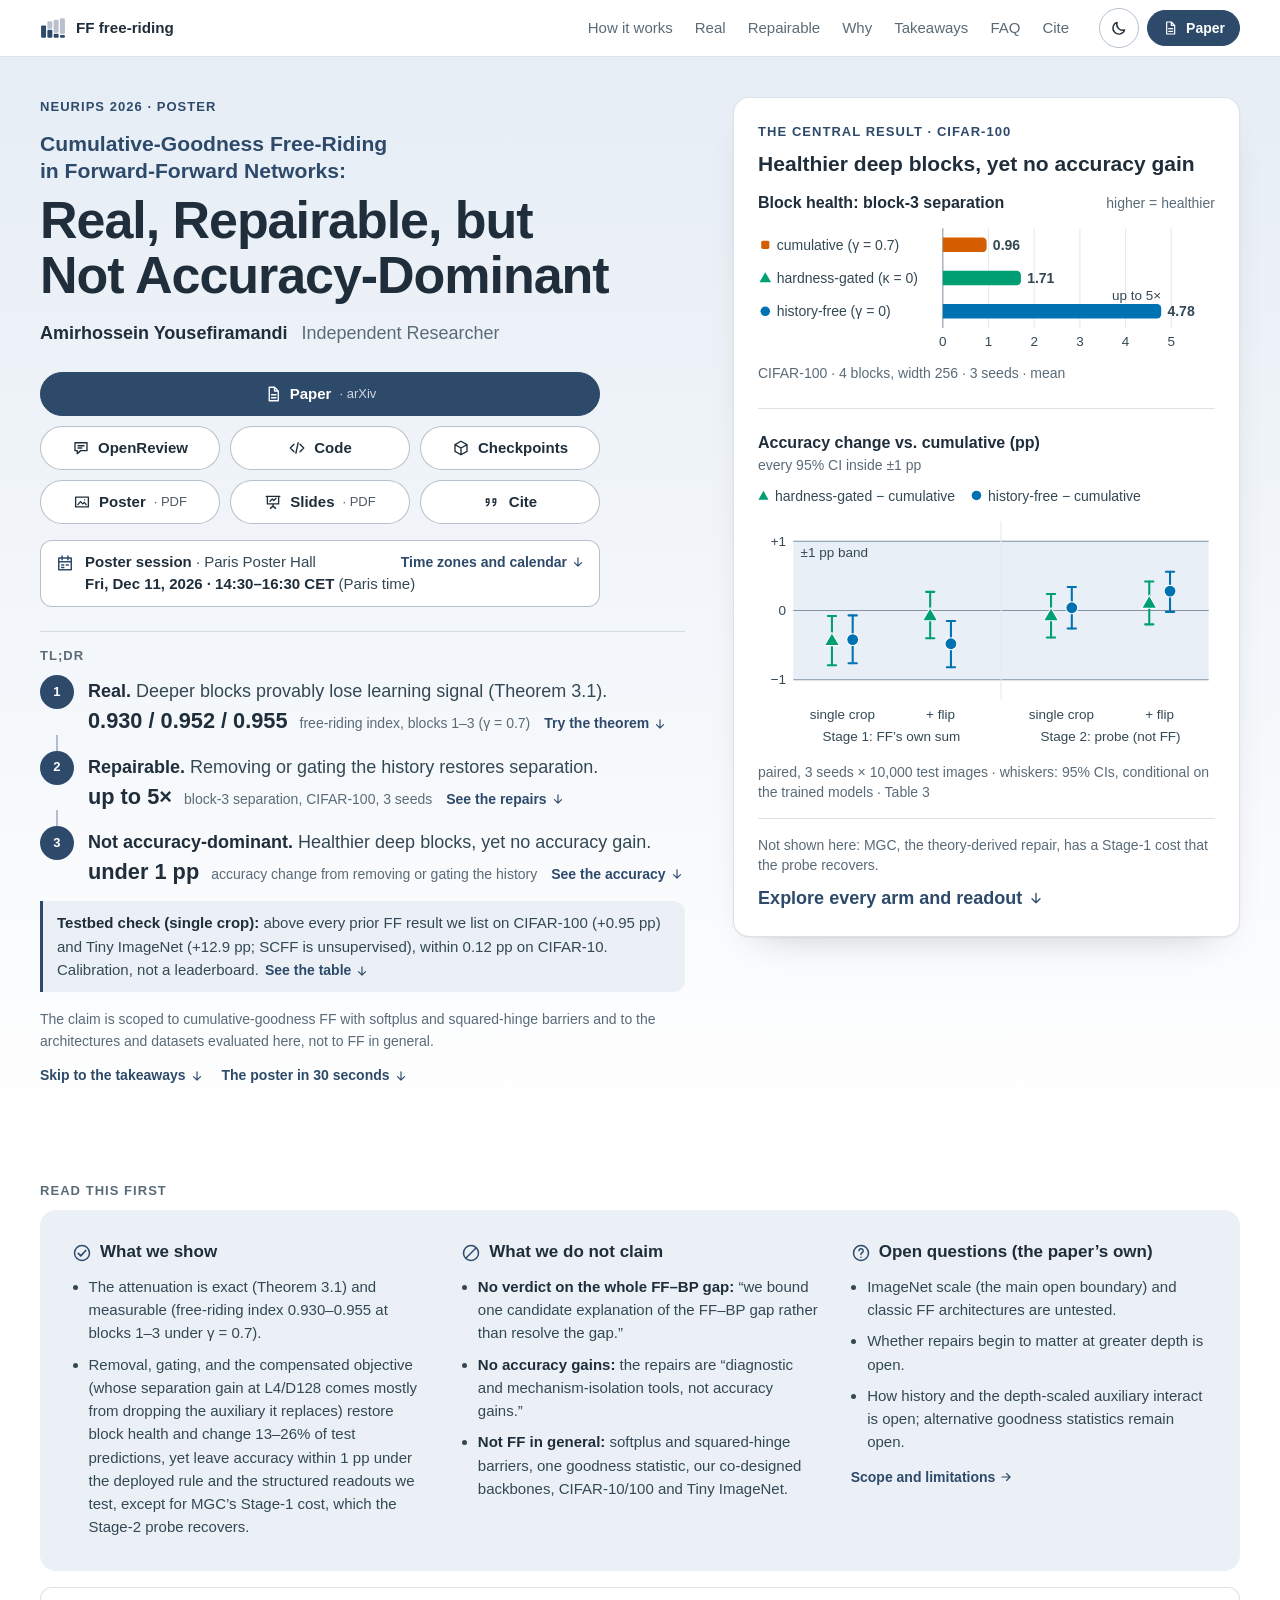
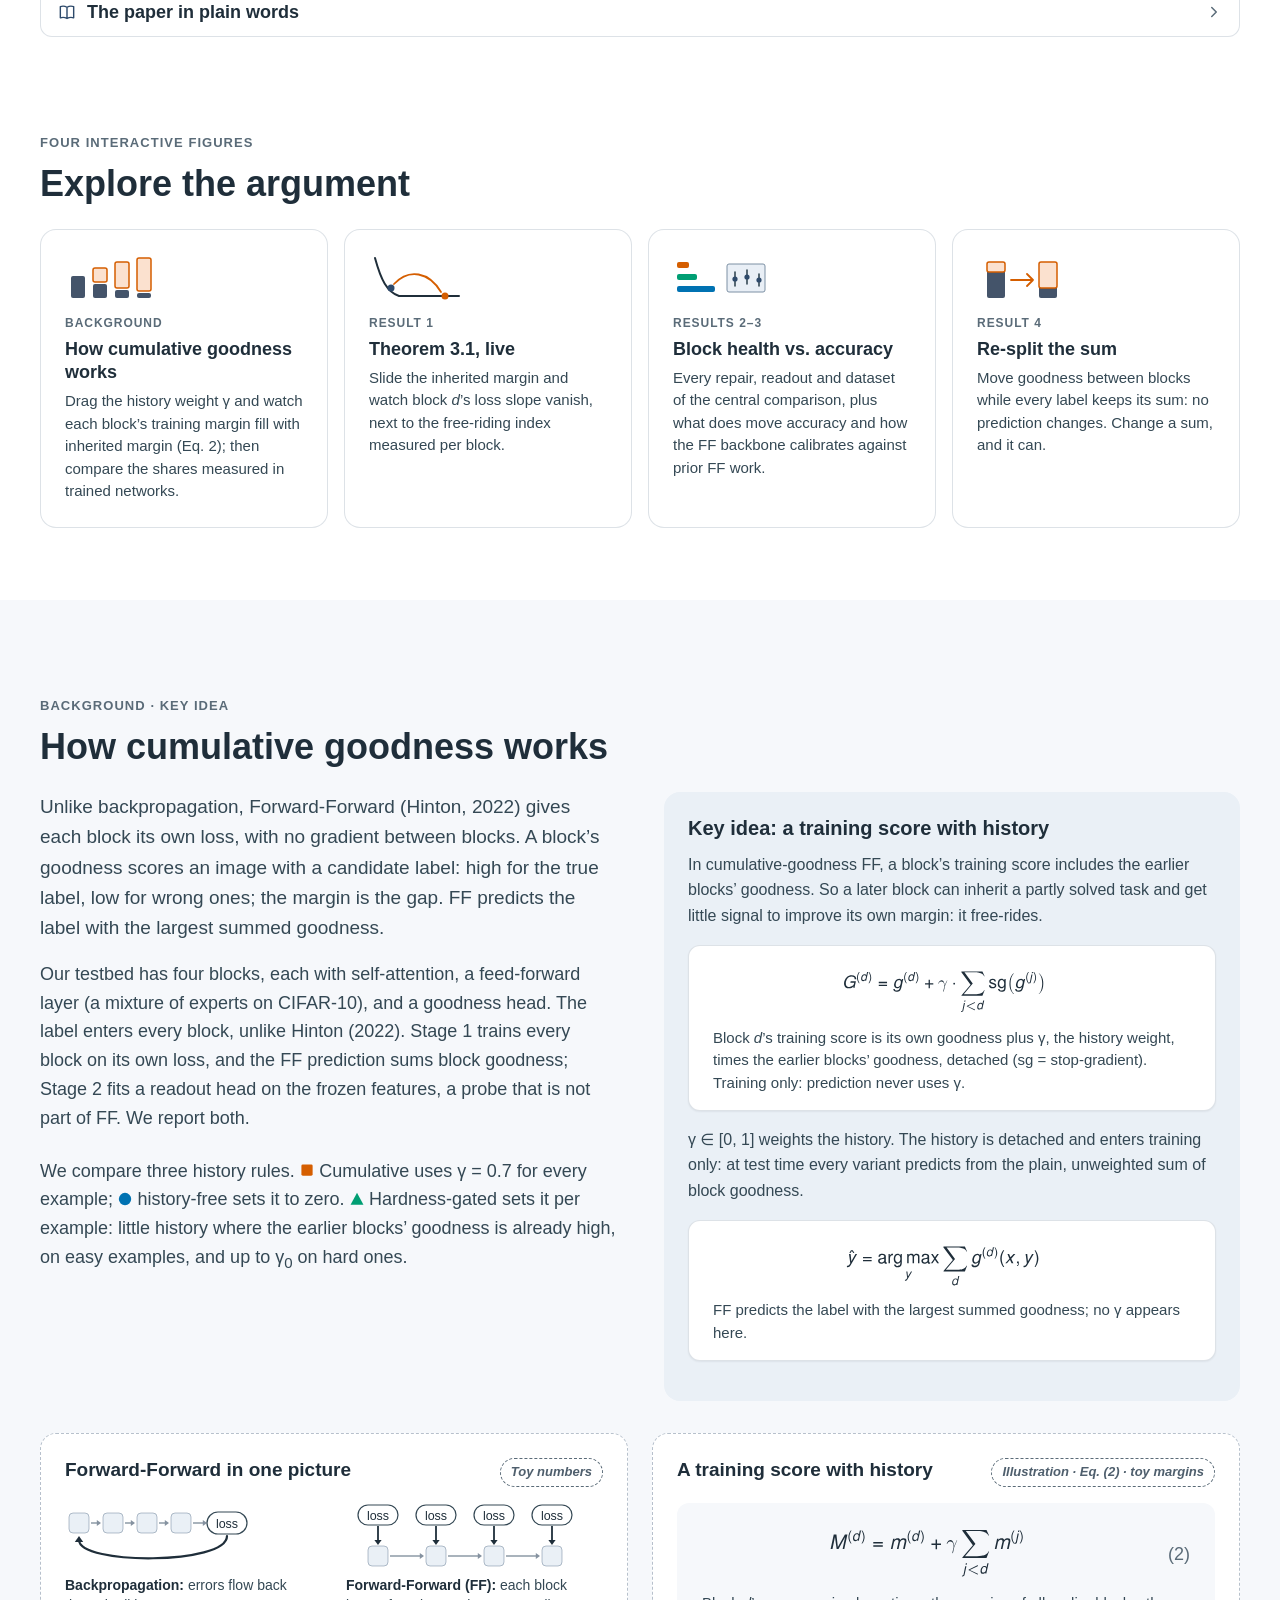
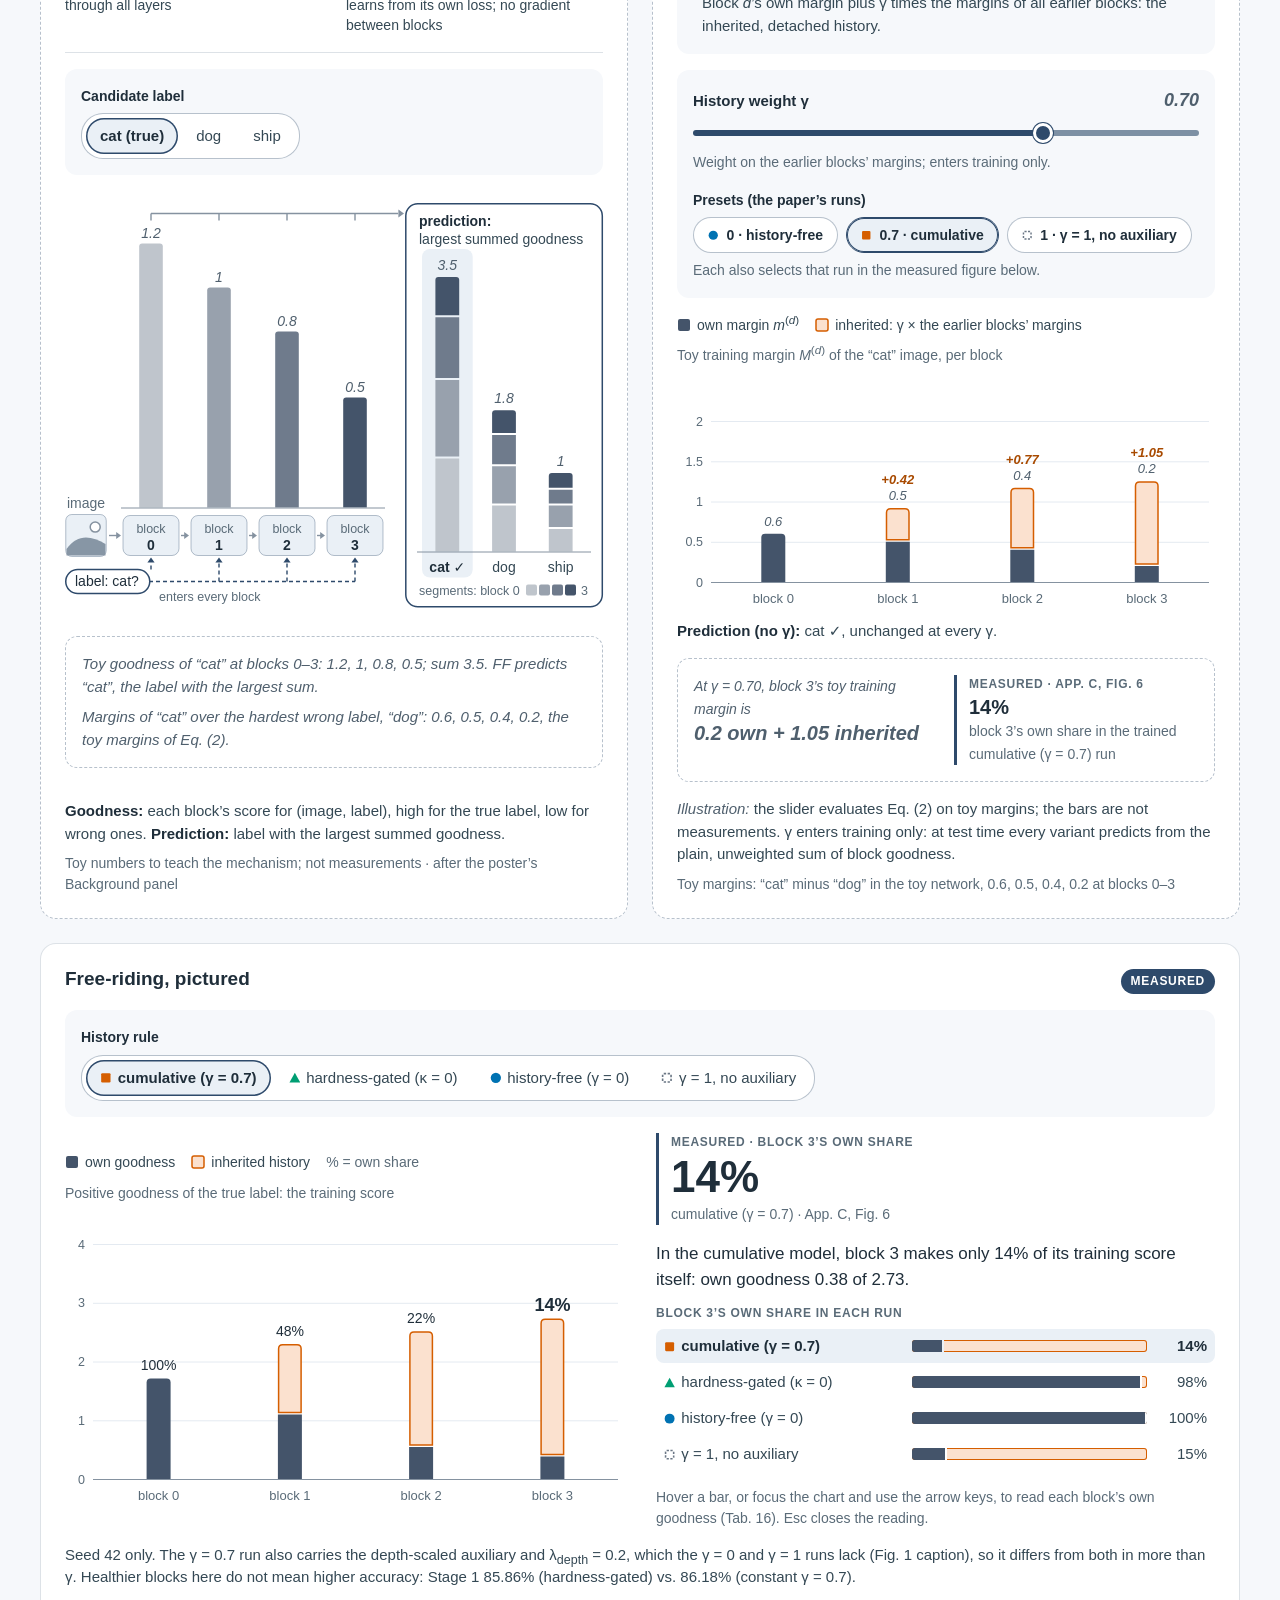
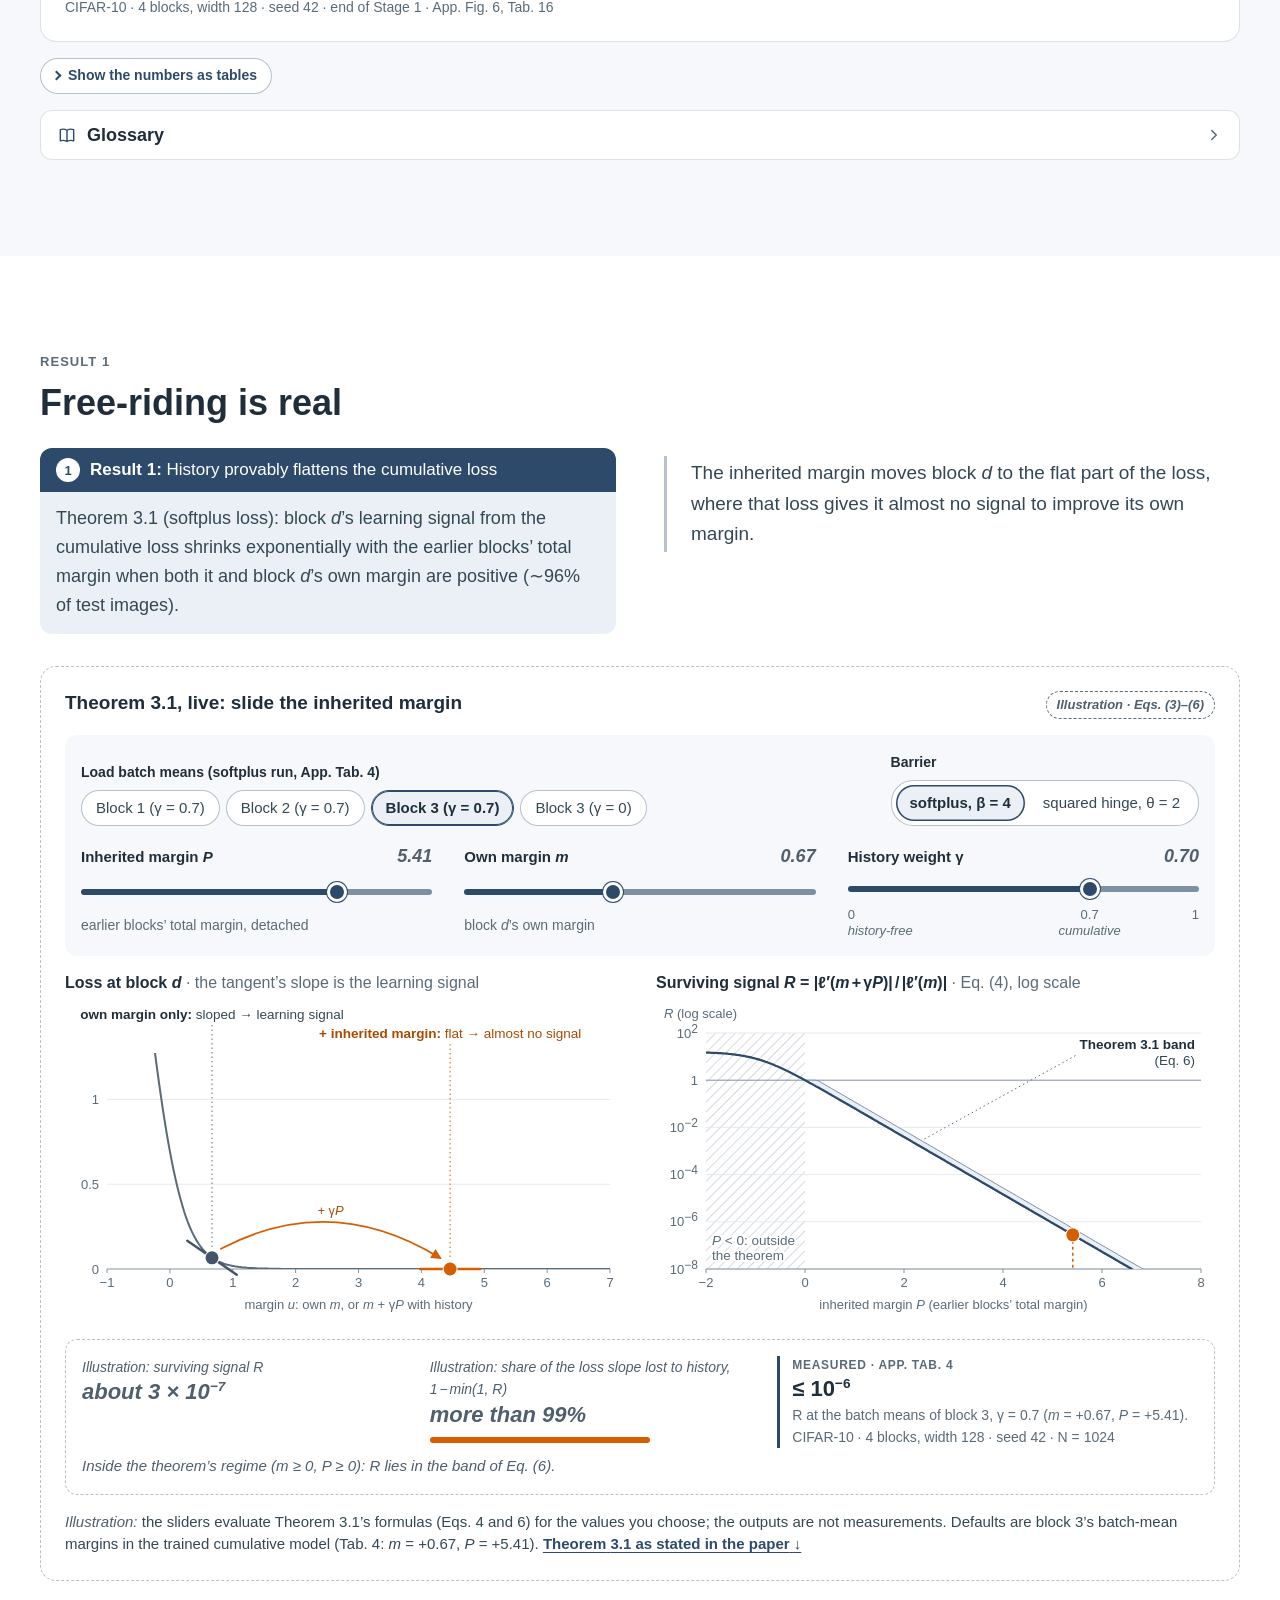
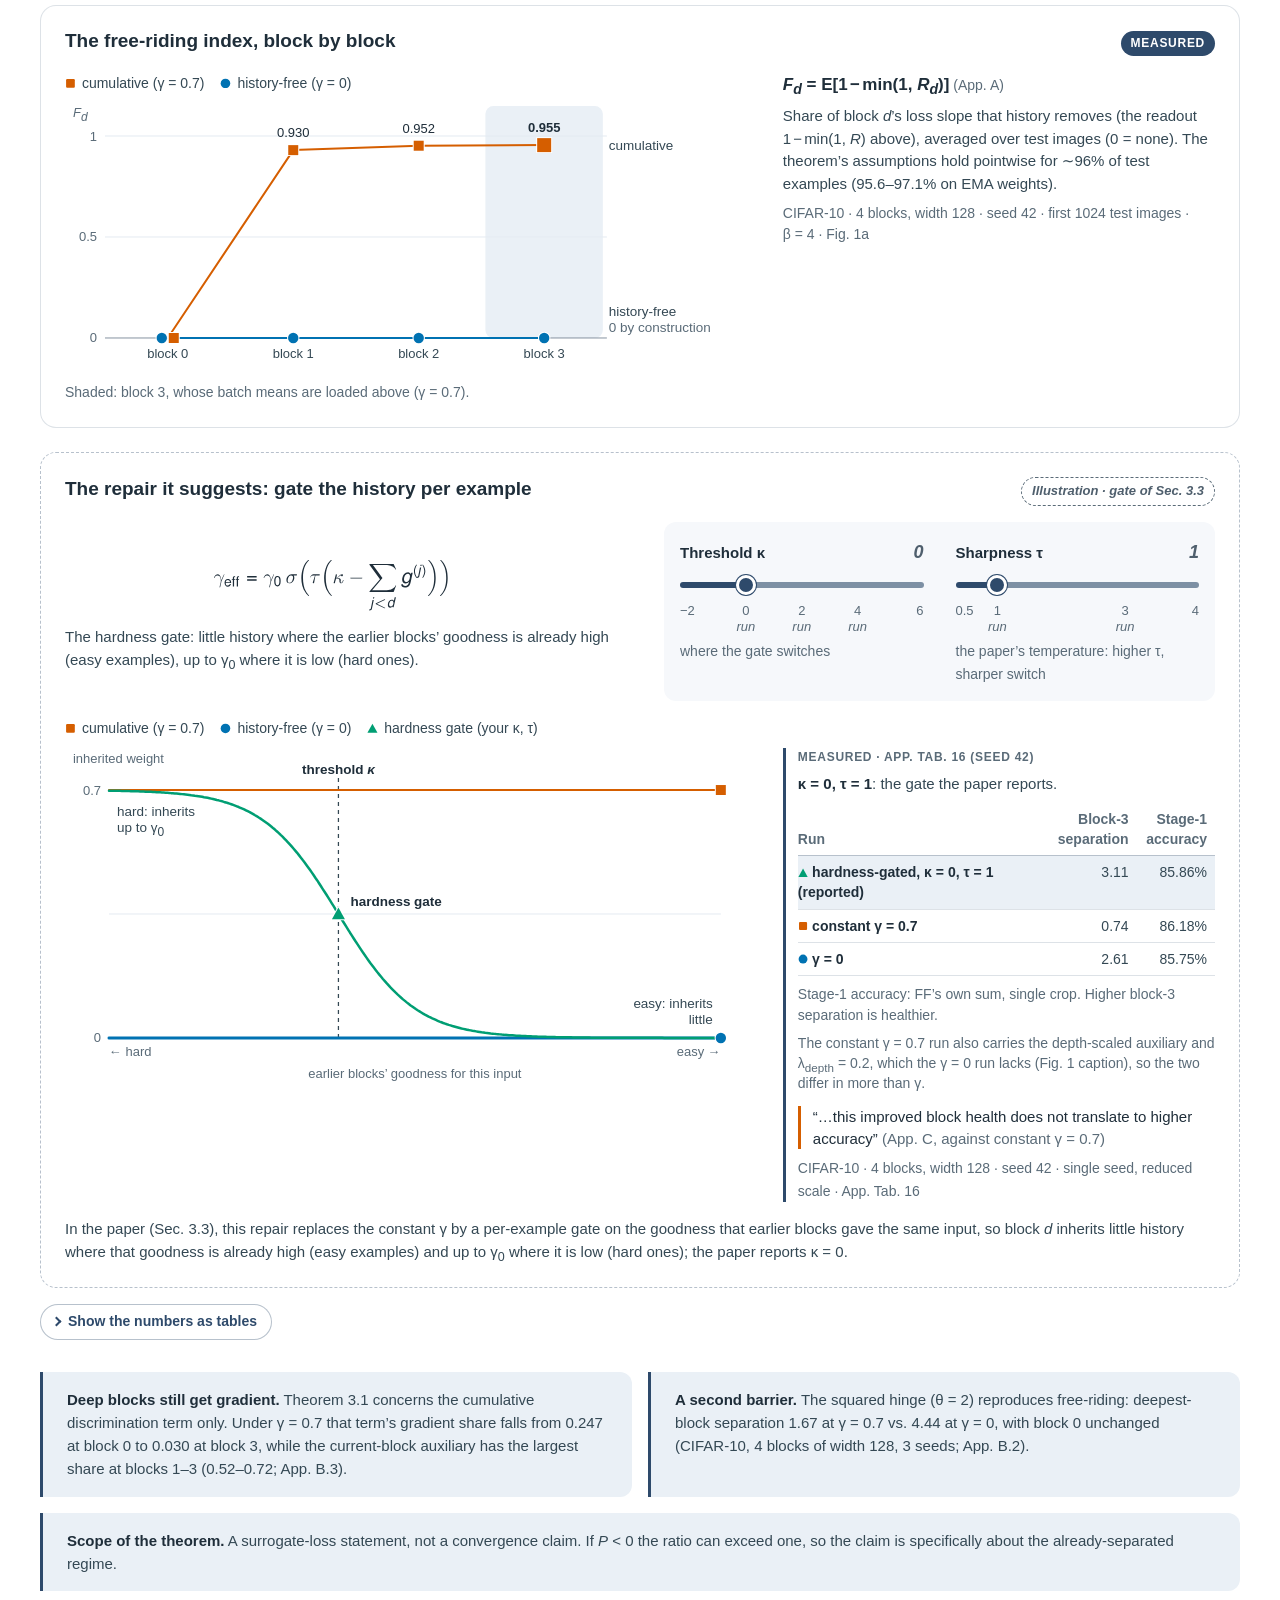
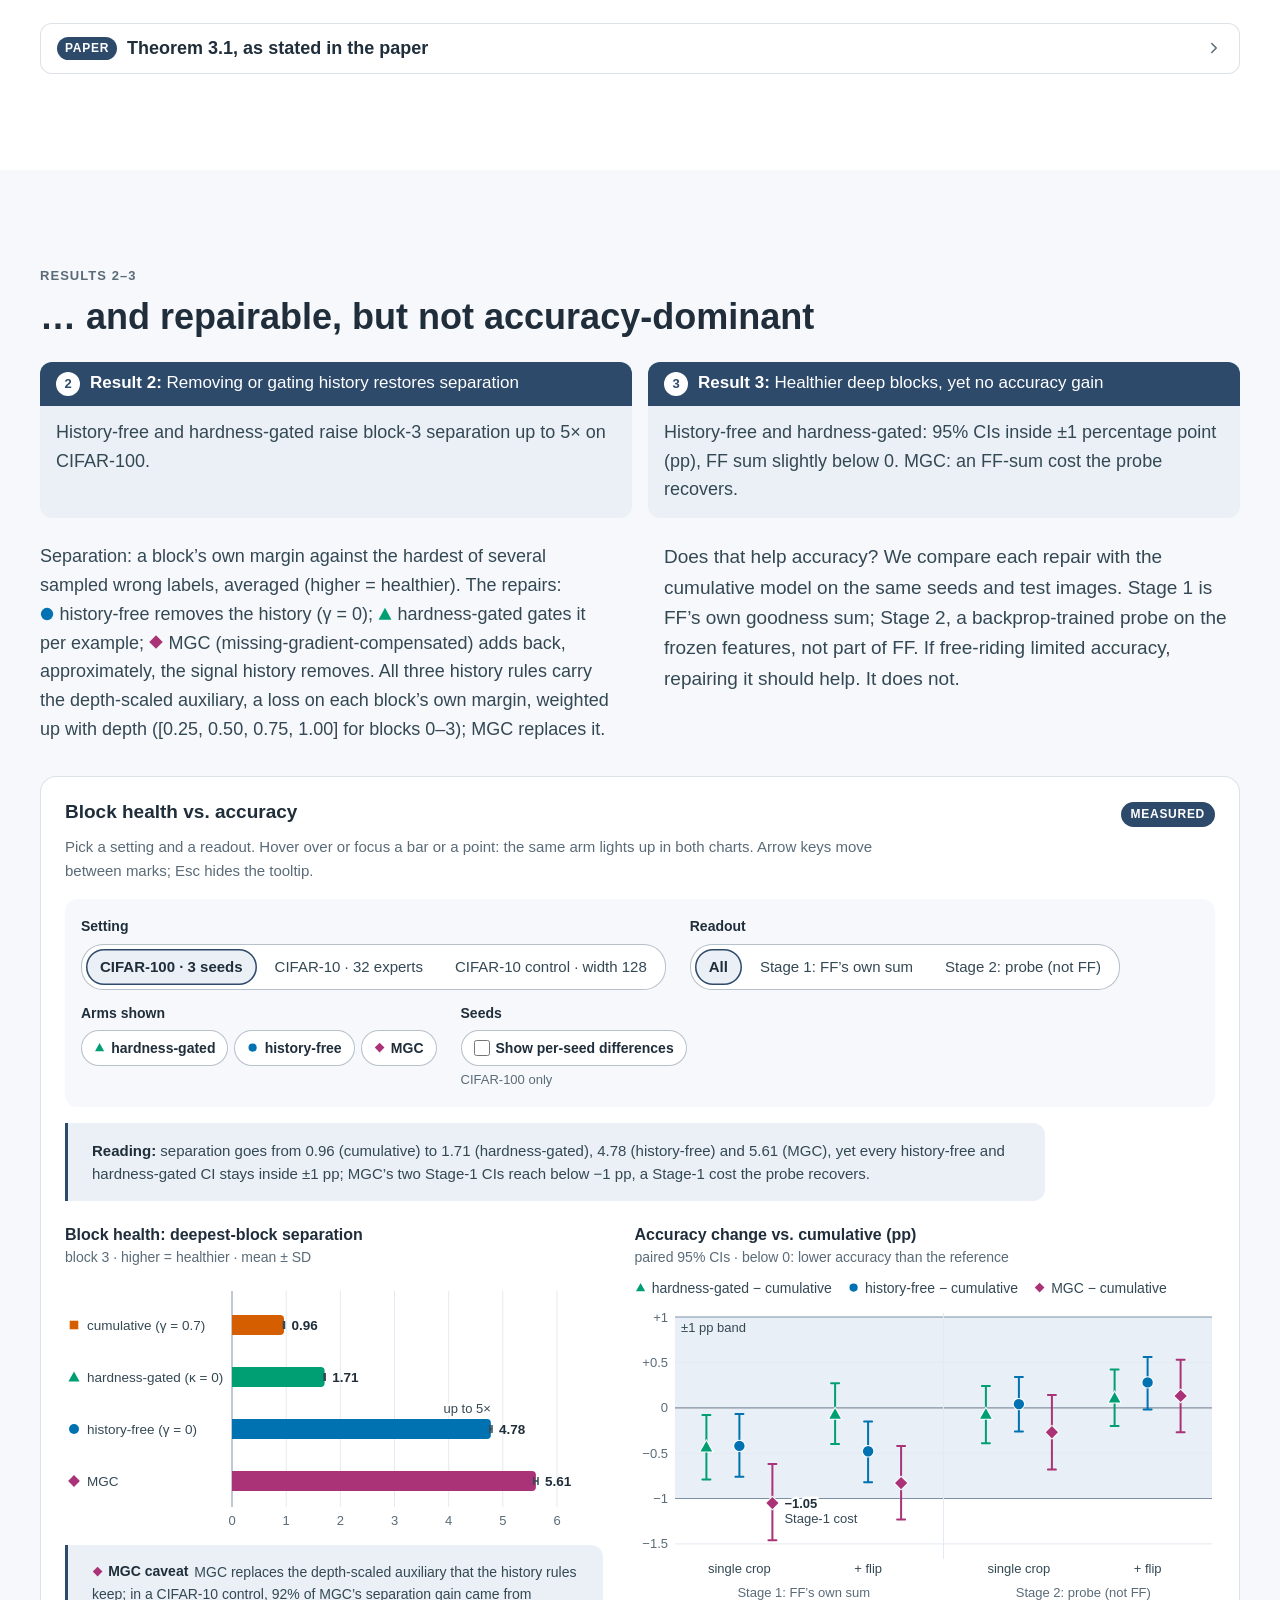
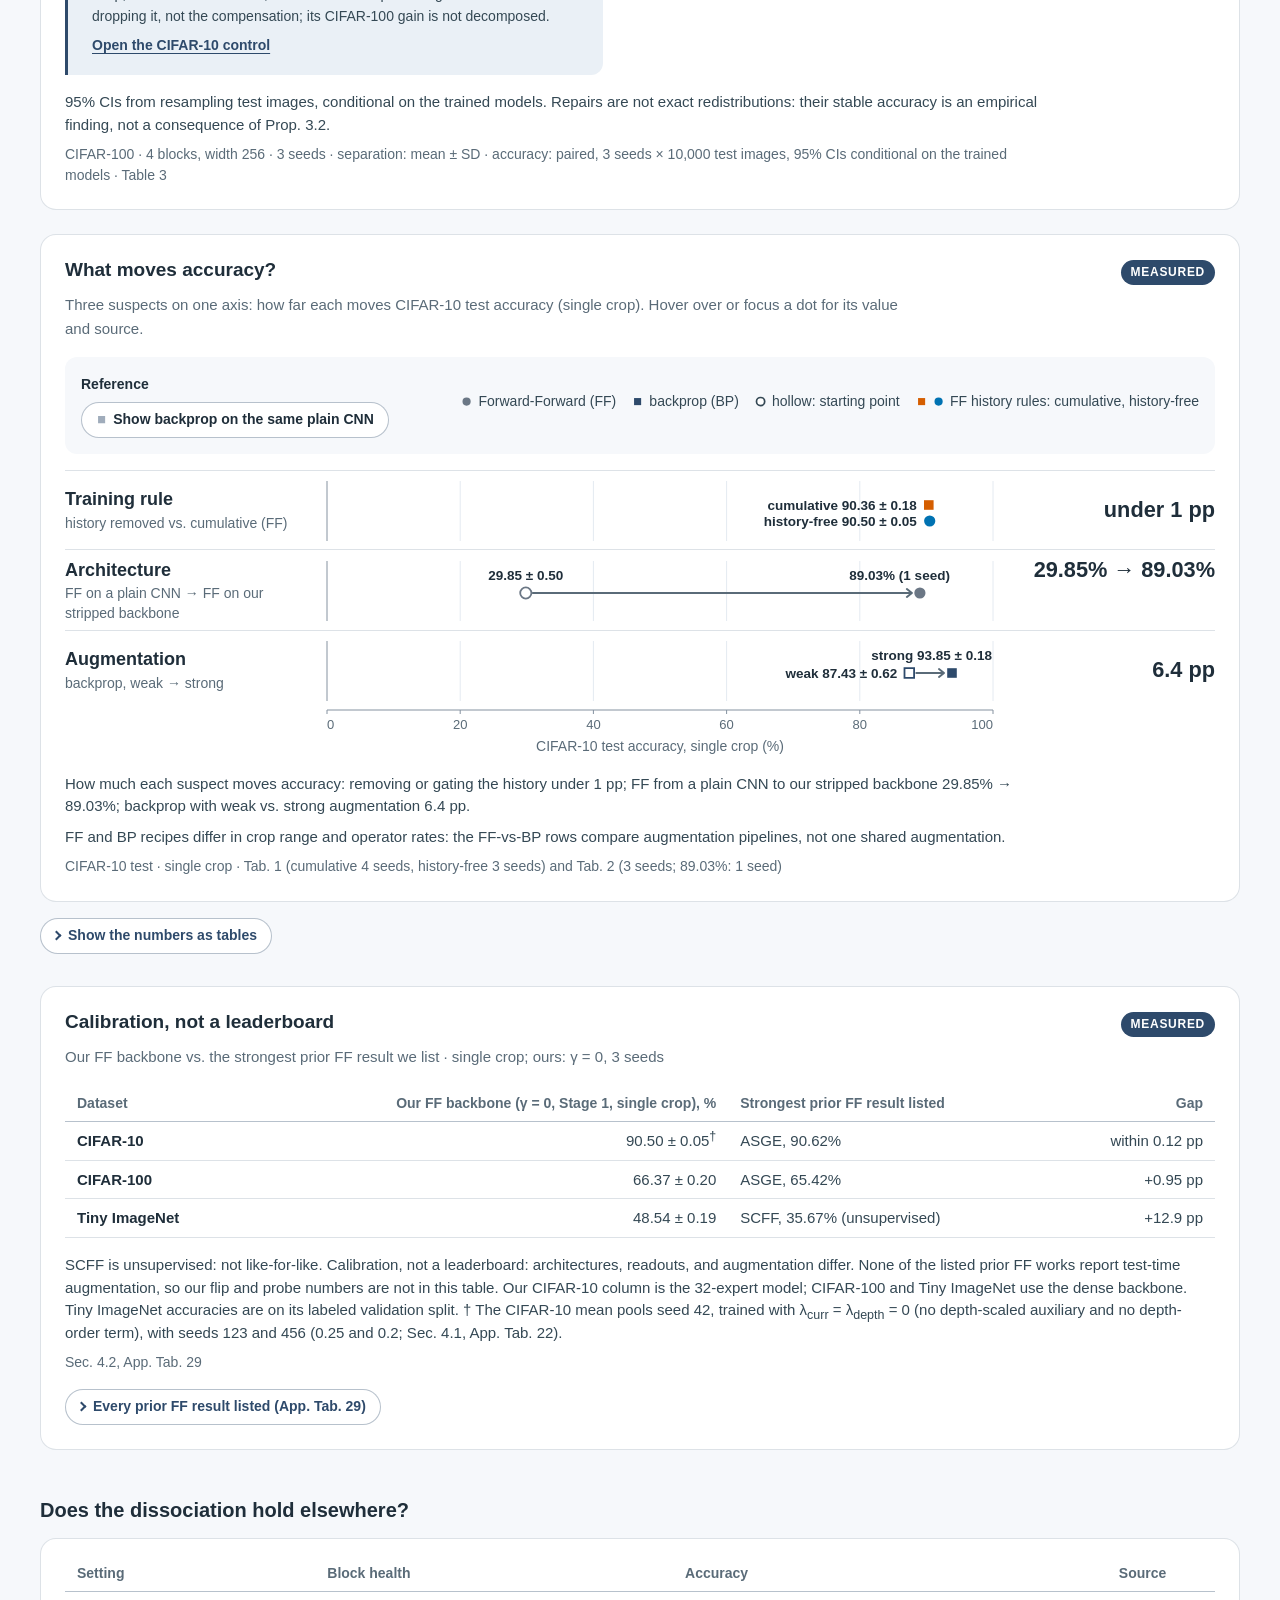
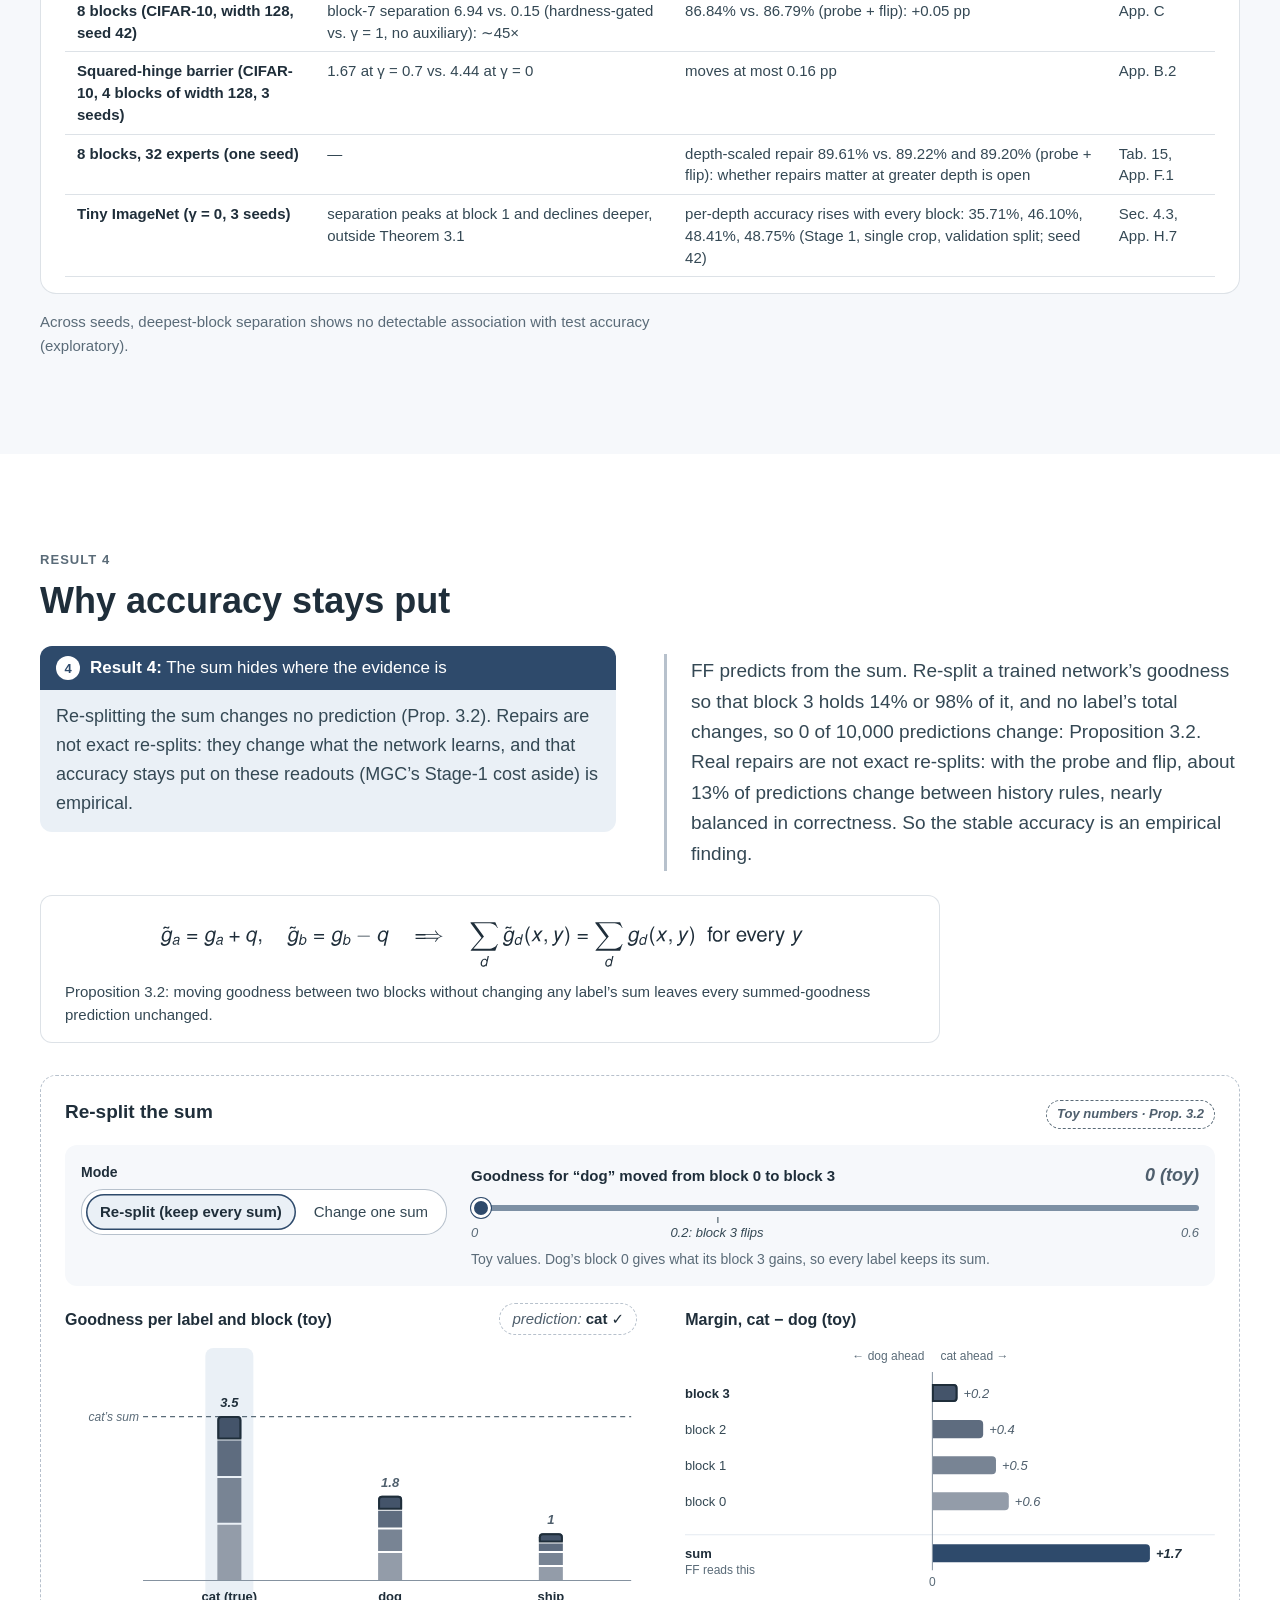
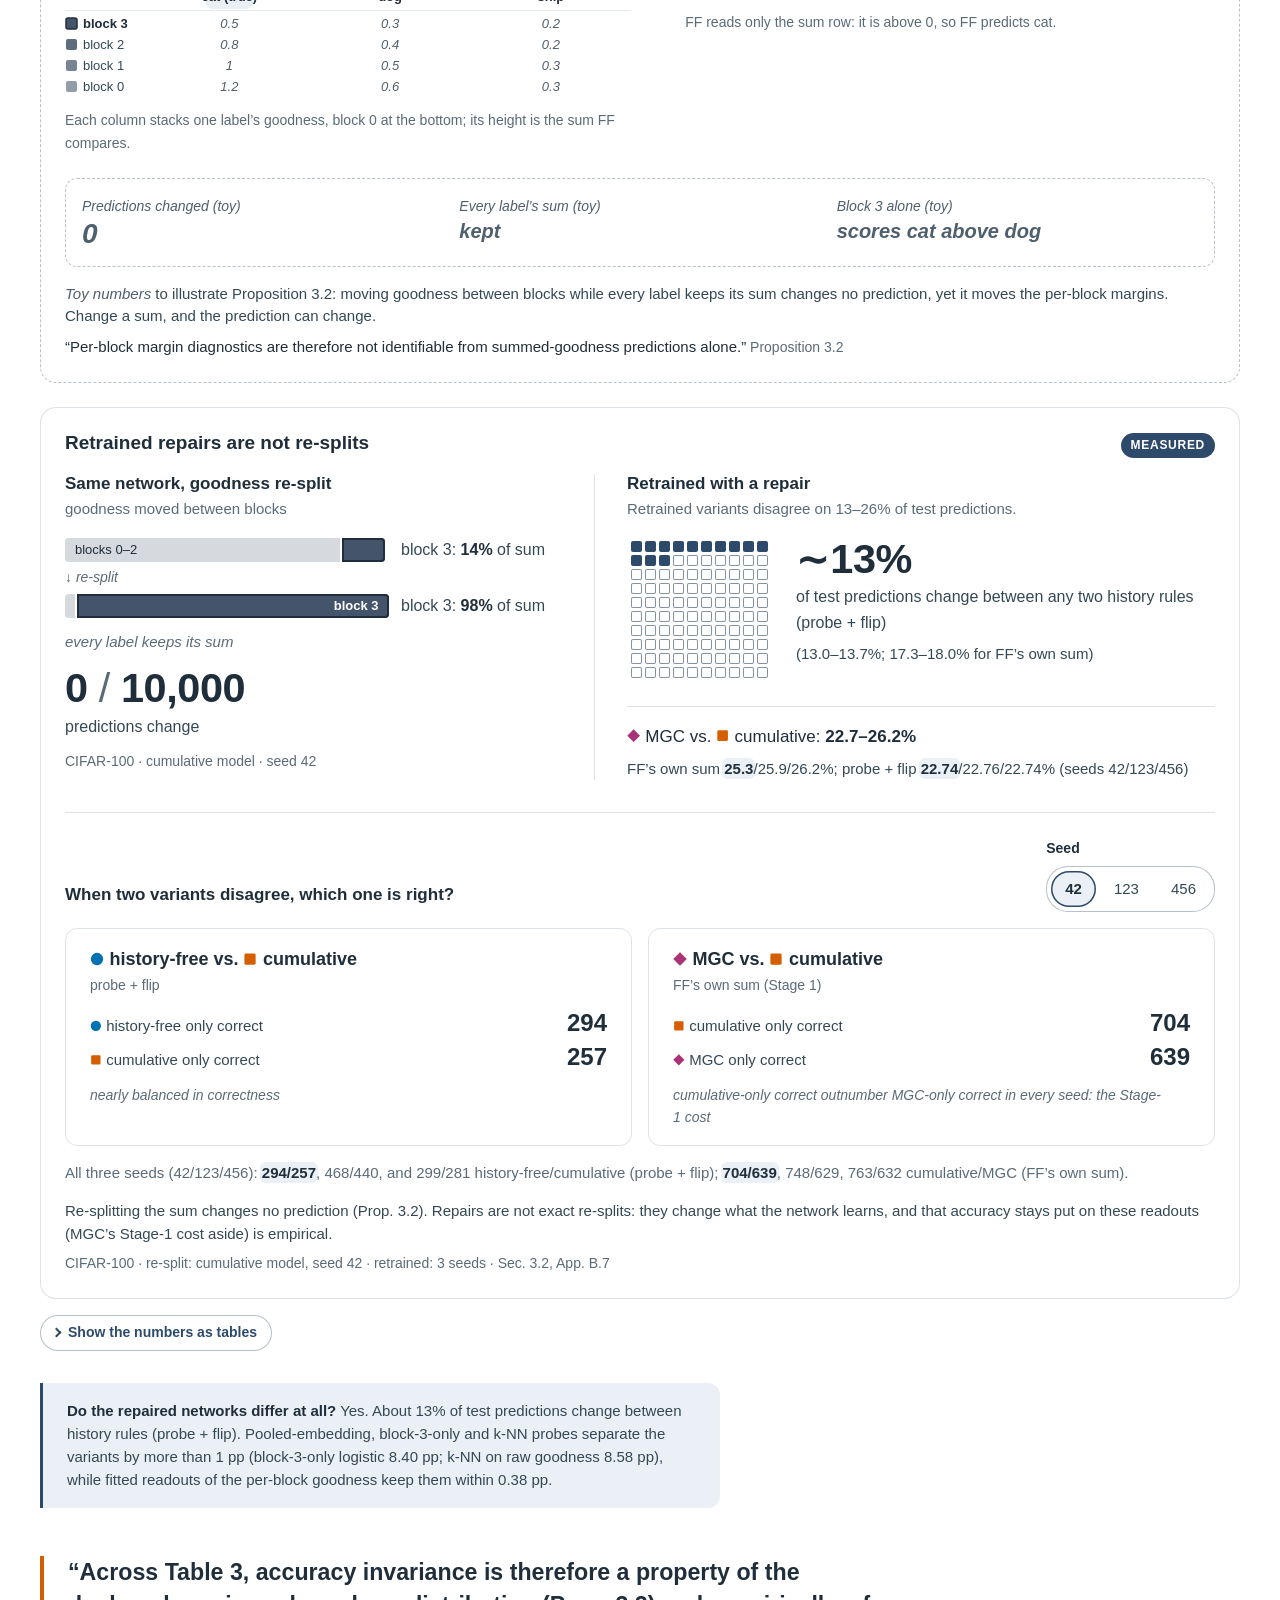
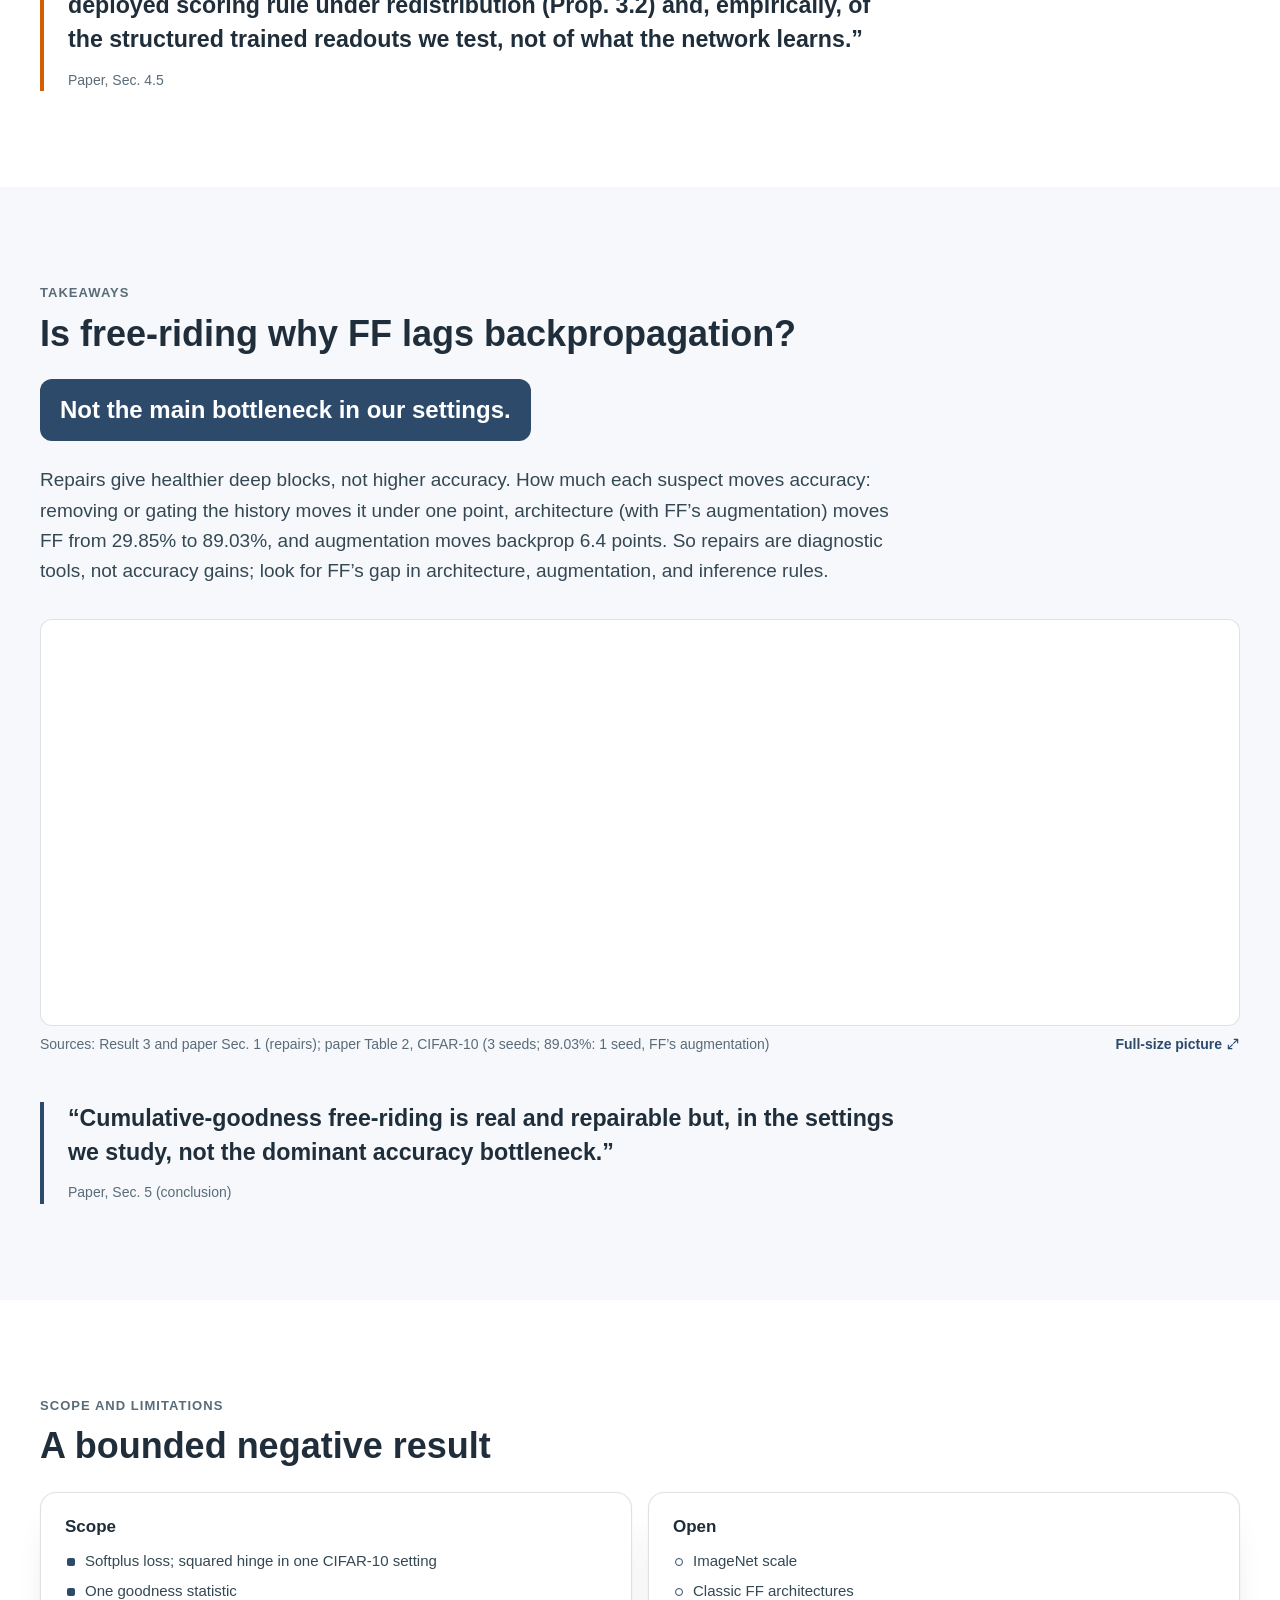
<file: index.html>
<!doctype html>
<html lang="en-US" class="no-js">
<head>
<meta charset="utf-8">
<meta name="viewport" content="width=device-width, initial-scale=1">
<meta http-equiv="Content-Security-Policy" content="default-src 'none'; script-src 'self'; style-src 'self'; img-src 'self'; base-uri 'none'; form-action 'none'">
<meta name="referrer" content="no-referrer">
<meta name="color-scheme" content="light dark">
<meta name="theme-color" content="#ffffff" media="(prefers-color-scheme: light)">
<meta name="theme-color" content="#0e1621" media="(prefers-color-scheme: dark)">
<title>Cumulative-Goodness Free-Riding in Forward-Forward Networks (NeurIPS 2026)</title>
<meta name="description" content="Deeper layers of cumulative-goodness Forward-Forward networks provably lose learning signal; removing or gating the accumulation restores layer health, yet accuracy does not improve under deployed and structured readouts we test: free-riding is not the main bottleneck.">
<meta name="author" content="Amirhossein Yousefiramandi">
<meta name="keywords" content="Forward-Forward algorithm, local learning, backpropagation-free training, layer-wise learning, gradient attenuation, layer free-riding, negative result, representation diagnostics">
<link rel="canonical" href="https://amirhossein-yousefi.github.io/ff-free-riding/">
<meta property="og:type" content="article">
<meta property="og:site_name" content="FF free-riding">
<meta property="og:title" content="Cumulative-Goodness Free-Riding in Forward-Forward Networks: Real, Repairable, but Not Accuracy-Dominant">
<meta property="og:description" content="Deeper layers of cumulative-goodness Forward-Forward networks provably lose learning signal; removing or gating the accumulation restores layer health, yet accuracy does not improve under deployed and structured readouts we test: free-riding is not the main bottleneck.">
<meta property="og:url" content="https://amirhossein-yousefi.github.io/ff-free-riding/">
<meta property="og:image" content="https://amirhossein-yousefi.github.io/ff-free-riding/assets/img/social_1200x630.png">
<meta property="og:image:type" content="image/png">
<meta property="og:image:width" content="1200">
<meta property="og:image:height" content="630">
<meta property="og:image:alt" content="Title card: Cumulative-Goodness Free-Riding in Forward-Forward Networks: Real, Repairable, but Not Accuracy-Dominant. NeurIPS 2026 poster by Amirhossein Yousefiramandi, Independent Researcher. Real: free-riding index 0.930 / 0.952 / 0.955 at blocks 1–3 (γ = 0.7). Repairable: up to 5× block-3 separation on CIFAR-100. Not accuracy-dominant: under 1 pp accuracy change from removing or gating the history.">
<meta name="twitter:card" content="summary_large_image">
<meta name="twitter:title" content="Cumulative-Goodness Free-Riding in Forward-Forward Networks: Real, Repairable, but Not Accuracy-Dominant">
<meta name="twitter:description" content="Deeper layers of cumulative-goodness Forward-Forward networks provably lose learning signal; removing or gating the accumulation restores layer health, yet accuracy does not improve under deployed and structured readouts we test: free-riding is not the main bottleneck.">
<meta name="twitter:image" content="https://amirhossein-yousefi.github.io/ff-free-riding/assets/img/social_1200x630.png">
<meta name="twitter:image:alt" content="Title card: Cumulative-Goodness Free-Riding in Forward-Forward Networks: Real, Repairable, but Not Accuracy-Dominant. NeurIPS 2026 poster by Amirhossein Yousefiramandi. Real: free-riding index 0.930 / 0.952 / 0.955 at blocks 1–3. Repairable: up to 5× block-3 separation on CIFAR-100. Not accuracy-dominant: under 1 pp accuracy change from removing or gating the history.">
<link rel="icon" href="assets/img/favicon.svg" type="image/svg+xml">
<link rel="stylesheet" href="assets/css/site.css">
<link rel="stylesheet" href="assets/css/comp_cumulative.css">
<link rel="stylesheet" href="assets/css/comp_theory.css">
<link rel="stylesheet" href="assets/css/comp_results.css">
<link rel="stylesheet" href="assets/css/comp_redistribution.css">
<script src="assets/data/site_data.js" defer></script>
<script src="assets/data/cumulative.js" defer></script>
<script src="assets/data/theory.js" defer></script>
<script src="assets/data/results.js" defer></script>
<script src="assets/data/redistribution.js" defer></script>
<script type="module" src="assets/js/site.js"></script>
<script type="module" src="assets/js/comp_cumulative.js"></script>
<script type="module" src="assets/js/comp_theory.js"></script>
<script type="module" src="assets/js/comp_results.js"></script>
<script type="module" src="assets/js/comp_redistribution.js"></script>
</head>
<body>
<svg class="sprite" aria-hidden="true" focusable="false">
  <symbol id="i-paper" viewBox="0 0 24 24"><path d="M7 3h7l5 5v13H7z M14 3v5h5 M10 13h6 M10 17h6" fill="none" stroke="currentColor" stroke-width="1.8" stroke-linejoin="round" stroke-linecap="round"/></symbol>
  <symbol id="i-code" viewBox="0 0 24 24"><path d="M8 7l-5 5 5 5 M16 7l5 5-5 5 M13.5 5l-3 14" fill="none" stroke="currentColor" stroke-width="1.8" stroke-linecap="round" stroke-linejoin="round"/></symbol>
  <symbol id="i-box" viewBox="0 0 24 24"><path d="M12 3l8 4.5v9L12 21l-8-4.5v-9z M4 7.5l8 4.5 8-4.5 M12 12v9" fill="none" stroke="currentColor" stroke-width="1.8" stroke-linejoin="round"/></symbol>
  <symbol id="i-poster" viewBox="0 0 24 24"><path d="M3.5 5.5h17v13h-17z M6.5 15.5l3.5-4 3 3 2-2 2.5 3 M15.5 9.2h.01" fill="none" stroke="currentColor" stroke-width="1.8" stroke-linejoin="round" stroke-linecap="round"/></symbol>
  <symbol id="i-slides" viewBox="0 0 24 24"><path d="M3 4.5h18 M4.5 4.5v10h15v-10 M12 14.5v3 M8.5 20.5l3.5-3 3.5 3 M8 11l3-3 2 2 3-3" fill="none" stroke="currentColor" stroke-width="1.8" stroke-linejoin="round" stroke-linecap="round"/></symbol>
  <symbol id="i-quote" viewBox="0 0 24 24"><path d="M5 17c1.8-.6 3-2 3-4.2V8H4.5v4.5H8 M14 17c1.8-.6 3-2 3-4.2V8h-3.5v4.5H17" fill="none" stroke="currentColor" stroke-width="1.8" stroke-linejoin="round" stroke-linecap="round"/></symbol>
  <symbol id="i-down" viewBox="0 0 24 24"><path d="M12 5v14 M6 13l6 6 6-6" fill="none" stroke="currentColor" stroke-width="2" stroke-linecap="round" stroke-linejoin="round"/></symbol>
  <symbol id="i-expand" viewBox="0 0 24 24"><path d="M14 4h6v6 M20 4l-7 7 M10 20H4v-6 M4 20l7-7" fill="none" stroke="currentColor" stroke-width="2" stroke-linecap="round" stroke-linejoin="round"/></symbol>
  <symbol id="i-right" viewBox="0 0 24 24"><path d="M5 12h14 M13 6l6 6-6 6" fill="none" stroke="currentColor" stroke-width="2" stroke-linecap="round" stroke-linejoin="round"/></symbol>
  <symbol id="i-chev" viewBox="0 0 24 24"><path d="M9 6l6 6-6 6" fill="none" stroke="currentColor" stroke-width="2" stroke-linecap="round" stroke-linejoin="round"/></symbol>
  <symbol id="i-menu" viewBox="0 0 24 24"><path d="M4 7h16 M4 12h16 M4 17h16" fill="none" stroke="currentColor" stroke-width="2" stroke-linecap="round"/></symbol>
  <symbol id="i-check" viewBox="0 0 24 24"><circle cx="12" cy="12" r="9" fill="none" stroke="currentColor" stroke-width="1.8"/><path d="M7.5 12.5l3 3 6-6.5" fill="none" stroke="currentColor" stroke-width="2" stroke-linecap="round" stroke-linejoin="round"/></symbol>
  <symbol id="i-not" viewBox="0 0 24 24"><circle cx="12" cy="12" r="9" fill="none" stroke="currentColor" stroke-width="1.8"/><path d="M6 18L18 6" fill="none" stroke="currentColor" stroke-width="1.8" stroke-linecap="round"/></symbol>
  <symbol id="i-open" viewBox="0 0 24 24"><circle cx="12" cy="12" r="9" fill="none" stroke="currentColor" stroke-width="1.8"/><path d="M9.6 9.4a2.5 2.5 0 1 1 3.6 2.3c-.8.4-1.2.9-1.2 1.8v.4 M12 17h.01" fill="none" stroke="currentColor" stroke-width="1.8" stroke-linecap="round"/></symbol>
  <symbol id="i-theme-light" viewBox="0 0 24 24"><circle cx="12" cy="12" r="4" fill="none" stroke="currentColor" stroke-width="1.8"/><path d="M12 2.5v2.2 M12 19.3v2.2 M2.5 12h2.2 M19.3 12h2.2 M5.3 5.3l1.6 1.6 M17.1 17.1l1.6 1.6 M5.3 18.7l1.6-1.6 M17.1 6.9l1.6-1.6" fill="none" stroke="currentColor" stroke-width="1.8" stroke-linecap="round"/></symbol>
  <symbol id="i-theme-dark" viewBox="0 0 24 24"><path d="M19.5 14.6A8 8 0 0 1 9.4 4.5a8 8 0 1 0 10.1 10.1z" fill="none" stroke="currentColor" stroke-width="1.8" stroke-linejoin="round"/></symbol>
  <symbol id="i-copy" viewBox="0 0 24 24"><path d="M9 9h10v11H9z M15 9V4H5v11h4" fill="none" stroke="currentColor" stroke-width="1.8" stroke-linejoin="round"/></symbol>
  <symbol id="i-cpu" viewBox="0 0 24 24"><path d="M7 7h10v10H7z M10 10h4v4h-4z M9.5 3v4 M14.5 3v4 M9.5 17v4 M14.5 17v4 M3 9.5h4 M3 14.5h4 M17 9.5h4 M17 14.5h4" fill="none" stroke="currentColor" stroke-width="1.7" stroke-linejoin="round" stroke-linecap="round"/></symbol>
  <symbol id="i-clock" viewBox="0 0 24 24"><circle cx="12" cy="12" r="8.5" fill="none" stroke="currentColor" stroke-width="1.8"/><path d="M12 7.5V12l3 2" fill="none" stroke="currentColor" stroke-width="1.8" stroke-linecap="round" stroke-linejoin="round"/></symbol>
  <symbol id="i-book" viewBox="0 0 24 24"><path d="M4 5.5C6.5 4.6 9.3 4.7 12 6.3c2.7-1.6 5.5-1.7 8-.8V19c-2.5-.9-5.3-.8-8 .8-2.7-1.6-5.5-1.7-8-.8z M12 6.3v13.5" fill="none" stroke="currentColor" stroke-width="1.7" stroke-linejoin="round"/></symbol>
  <symbol id="i-forum" viewBox="0 0 24 24"><path d="M4 5h16v10.5h-8.5L7 19.5v-4H4z M8 9h8 M8 12h5" fill="none" stroke="currentColor" stroke-width="1.8" stroke-linejoin="round" stroke-linecap="round"/></symbol>
  <symbol id="i-calendar" viewBox="0 0 24 24"><path d="M4.5 6h15v14h-15z M4.5 10.5h15 M8.5 3.5v4.5 M15.5 3.5v4.5 M8 14.5h2.5 M13.5 14.5h2.5 M8 17.5h2.5" fill="none" stroke="currentColor" stroke-width="1.8" stroke-linejoin="round" stroke-linecap="round"/></symbol>
  <symbol id="sh-square" viewBox="0 0 10 10"><rect x="1" y="1" width="8" height="8" rx="1"/></symbol>
  <symbol id="sh-circle" viewBox="0 0 10 10"><circle cx="5" cy="5" r="4.4"/></symbol>
  <symbol id="sh-triangle" viewBox="0 0 10 10"><path d="M5 .6l4.6 8.4H.4z"/></symbol>
  <symbol id="sh-diamond" viewBox="0 0 10 10"><path d="M5 .2l4.8 4.8L5 9.8.2 5z"/></symbol>
  <symbol id="sh-hollow" viewBox="0 0 10 10"><rect x="1.4" y="1.4" width="7.2" height="7.2" rx="1" fill="none" stroke="currentColor" stroke-width="1.4" stroke-dasharray="2 1.3"/></symbol>
</svg>

<a class="skip-link" href="#main">Skip to content</a>

<header class="topbar" id="topbar">
  <div class="wrap topbar__row">
    <a class="brand" href="#top" aria-label="FF free-riding: back to the top">
      <svg class="brand__glyph" viewBox="0 0 24 24" aria-hidden="true"><rect class="own" x="1" y="9.7" width="4.6" height="11.3" rx="1"/><rect class="inh" x="6.8" y="5.8" width="4.6" height="6.9" rx="1"/><rect class="own" x="6.8" y="13.7" width="4.6" height="7.3" rx="1"/><rect class="inh" x="12.6" y="4.4" width="4.6" height="12" rx="1"/><rect class="own" x="12.6" y="17.4" width="4.6" height="3.6" rx="1"/><rect class="inh" x="18.4" y="3" width="4.6" height="14.5" rx="1"/><rect class="own" x="18.4" y="18.5" width="4.6" height="2.5" rx="1"/></svg>
      <span class="brand__name">FF free-riding</span>
    </a>
    <nav class="toc" aria-label="Sections">
      <ul>
        <li><a href="#how">How it works</a></li>
        <li><a href="#real">Real</a></li>
        <li><a href="#results">Repairable</a></li>
        <li><a href="#why">Why</a></li>
        <li><a href="#verdict">Takeaways</a></li>
        <li><a href="#faq">FAQ</a></li>
        <li><a href="#cite">Cite</a></li>
      </ul>
    </nav>
    <div class="topbar__actions">
      <details class="menu">
        <summary aria-label="Contents"><svg aria-hidden="true"><use href="#i-menu"/></svg><span class="menu__label">Contents</span></summary>
        <nav class="menu__panel" aria-label="Contents">
          <a href="#read-first">Read this first</a>
          <a href="#explore">Four interactive figures</a>
          <a href="#how">Background: how cumulative goodness works</a>
          <a href="#real">Result 1: free-riding is real</a>
          <a href="#results">Results 2–3: repairable, but not accuracy-dominant</a>
          <a href="#why">Result 4: why accuracy stays put</a>
          <a href="#verdict">Takeaways</a>
          <a href="#scope">Scope and limitations</a>
          <a href="#faq">Questions and answers</a>
          <a href="#resources">Paper, code and materials</a>
          <a href="#visit">Visit the poster (Paris)</a>
          <a href="#cite">Cite</a>
        </nav>
      </details>
      <button class="iconbtn js-only" type="button" id="theme-toggle" aria-label="Switch to the dark theme" title="Switch to the dark theme"><svg aria-hidden="true"><use href="#i-theme-dark"/></svg></button>
      <a class="btn btn--primary btn--sm" href="https://arxiv.org/abs/2605.06240" rel="noopener noreferrer"><svg aria-hidden="true"><use href="#i-paper"/></svg>Paper</a>
    </div>
  </div>
  <div class="progress" aria-hidden="true"><span class="progress__bar"></span></div>
</header>

<main id="main" tabindex="-1">
  <noscript><div class="noscript-band"><div class="wrap"><p class="noscript-note">JavaScript is off: the four interactive figures show static versions (the poster’s figures and tables). Everything else on this page works without it.</p></div></div></noscript>

  <!-- ============================================================ 1. Hero -->
  <section class="hero" id="top" aria-labelledby="title">
    <div class="wrap hero__grid">
      <div class="hero__text">
        <p class="venue">NeurIPS 2026 · Poster</p>
        <h1 class="hero__title" id="title">
          <span class="hero__topic">Cumulative-Goodness Free-Riding in Forward-Forward Networks:</span>
          <span class="hero__verdict">Real, Repairable, but Not <span class="nw">Accuracy-Dominant</span></span>
        </h1>
        <p class="byline"><span class="byline__name">Amirhossein Yousefiramandi</span><span class="byline__aff">Independent Researcher</span></p>
        <ul class="links" aria-label="Paper, code and materials">
          <li><a class="btn btn--primary" href="https://arxiv.org/abs/2605.06240" rel="noopener noreferrer"><svg aria-hidden="true"><use href="#i-paper"/></svg>Paper<span class="btn__meta">arXiv</span></a></li>
          <li><a class="btn" href="https://openreview.net/forum?id=TN0FvatX6A" rel="noopener noreferrer"><svg aria-hidden="true"><use href="#i-forum"/></svg>OpenReview</a></li>
          <li><a class="btn" href="https://github.com/amirhossein-yousefi/ff-free-riding" rel="noopener noreferrer"><svg aria-hidden="true"><use href="#i-code"/></svg>Code</a></li>
          <li><a class="btn" href="https://huggingface.co/Amirhossein75/ff-free-riding" rel="noopener noreferrer"><svg aria-hidden="true"><use href="#i-box"/></svg>Checkpoints</a></li>
          <li><a class="btn" href="assets/files/poster_landscape.pdf"><svg aria-hidden="true"><use href="#i-poster"/></svg>Poster<span class="btn__meta">PDF</span></a></li>
          <li><a class="btn" href="assets/files/slides.pdf"><svg aria-hidden="true"><use href="#i-slides"/></svg>Slides<span class="btn__meta">PDF</span></a></li>
          <li><a class="btn" href="#cite"><svg aria-hidden="true"><use href="#i-quote"/></svg>Cite</a></li>
        </ul>
        <p class="session">
          <svg class="session__icon" aria-hidden="true"><use href="#i-calendar"/></svg>
          <span class="session__text">
            <span class="session__what"><strong>Poster session</strong><span class="session__sep"> ·</span> <span class="nw">Paris Poster Hall</span></span>
            <span class="session__when"><span class="nw" data-nocheck><time datetime="2026-12-11">Fri, Dec 11, 2026</time><span class="session__sep">&nbsp;·</span></span> <span class="nw" data-nocheck>14:30–16:30&nbsp;CET</span> <span class="nw session__tz">(Paris time)</span></span>
            <a class="more" href="#visit">Time zones and calendar<svg aria-hidden="true"><use href="#i-down"/></svg></a>
          </span>
        </p>

        <div class="tldr" id="tldr">
          <h2 class="eyebrow tldr__label">TL;DR</h2>
          <ol class="steps">
            <li class="step">
              <span class="step__num" aria-hidden="true">1</span>
              <div class="step__body">
                <p class="step__claim"><strong>Real.</strong> Deeper blocks provably lose learning signal (Theorem&nbsp;3.1).</p>
                <p class="step__stat"><span class="stat__v">0.930 / 0.952 / 0.955</span><span class="stat__l">free-riding index, blocks 1–3 (γ&nbsp;=&nbsp;0.7)</span><a class="more" href="#real">Try the theorem<svg aria-hidden="true"><use href="#i-down"/></svg></a></p>
              </div>
            </li>
            <li class="step">
              <span class="step__num" aria-hidden="true">2</span>
              <div class="step__body">
                <p class="step__claim"><strong>Repairable.</strong> Removing or gating the history restores separation.</p>
                <p class="step__stat"><span class="stat__v">up to 5×</span><span class="stat__l">block-3 separation, CIFAR-100, 3 seeds</span><a class="more" href="#results">See the repairs<svg aria-hidden="true"><use href="#i-down"/></svg></a></p>
              </div>
            </li>
            <li class="step">
              <span class="step__num" aria-hidden="true">3</span>
              <div class="step__body">
                <p class="step__claim"><strong>Not accuracy-dominant.</strong> Healthier deep blocks, yet no accuracy gain.</p>
                <p class="step__stat"><span class="stat__v">under 1&nbsp;pp</span><span class="stat__l">accuracy change from removing or gating the history</span><a class="more" href="#accuracy">See the accuracy<svg aria-hidden="true"><use href="#i-down"/></svg></a></p>
              </div>
            </li>
          </ol>
          <p class="testbed"><strong>Testbed check (single crop):</strong> above every prior FF result we list on CIFAR-100 (+0.95&nbsp;pp) and Tiny ImageNet (+12.9&nbsp;pp; SCFF is unsupervised), within 0.12&nbsp;pp on CIFAR-10. <span class="nw">Calibration, not a leaderboard.</span> <a class="more" href="#calibration">See the table<svg aria-hidden="true"><use href="#i-down"/></svg></a></p>
          <p class="scope-line">The claim is scoped to cumulative-goodness FF with softplus and squared-hinge barriers and to the architectures and datasets evaluated here, not to FF in general.</p>
          <p class="tldr__jump"><a class="more" href="#verdict">Skip to the takeaways<svg aria-hidden="true"><use href="#i-down"/></svg></a><a class="more" href="#pitch">The poster in 30 seconds<svg aria-hidden="true"><use href="#i-down"/></svg></a></p>
        </div>
      </div>

      <figure class="card teaser" aria-labelledby="teaser-title">
        <p class="eyebrow eyebrow--accent">The central result · CIFAR-100</p>
        <h2 class="teaser__title" id="teaser-title">Healthier deep blocks, yet no accuracy gain</h2>
        <div class="panel">
          <div class="panel__head">
            <h3 class="panel__title" id="teaser-sep-title">Block health: block-3 separation</h3>
            <p class="panel__note">higher = healthier</p>
          </div>
          <div class="tz-wrap" role="img" aria-labelledby="teaser-sep-title" aria-describedby="teaser-sep-desc">
<!-- BEGIN:teaser-sep -->
<svg class="tz tz--wide" viewBox="0 0 440 128" width="440" height="128" aria-hidden="true" focusable="false"><line x1="178.0" x2="178.0" y1="6" y2="102" class="tz-axis"/><text x="178.0" y="119" class="tz-tick" text-anchor="middle">0</text><line x1="222.0" x2="222.0" y1="6" y2="102" class="tz-grid"/><text x="222.0" y="119" class="tz-tick" text-anchor="middle">1</text><line x1="266.0" x2="266.0" y1="6" y2="102" class="tz-grid"/><text x="266.0" y="119" class="tz-tick" text-anchor="middle">2</text><line x1="310.0" x2="310.0" y1="6" y2="102" class="tz-grid"/><text x="310.0" y="119" class="tz-tick" text-anchor="middle">3</text><line x1="354.0" x2="354.0" y1="6" y2="102" class="tz-grid"/><text x="354.0" y="119" class="tz-tick" text-anchor="middle">4</text><line x1="398.0" x2="398.0" y1="6" y2="102" class="tz-grid"/><text x="398.0" y="119" class="tz-tick" text-anchor="middle">5</text><rect x="3.1" y="18.1" width="7.8" height="7.8" rx="1.5" class="tz-m tz-m--cum"/><text x="18" y="26.5" class="tz-lbl">cumulative (γ = 0.7)</text><path d="M178.0 15.0H216.2A4 4 0 0 1 220.2 19.0V25.0A4 4 0 0 1 216.2 29.0H178.0Z" class="tz-bar tz-m--cum"/><text x="226.2" y="26.5" class="tz-val">0.96</text><path d="M7.0 48.4L12.6 58.1L1.4 58.1Z" class="tz-m tz-m--gated"/><text x="18" y="58.5" class="tz-lbl">hardness-gated (κ = 0)</text><path d="M178.0 47.0H249.2A4 4 0 0 1 253.2 51.0V57.0A4 4 0 0 1 249.2 61.0H178.0Z" class="tz-bar tz-m--gated"/><text x="259.2" y="58.5" class="tz-val">1.71</text><circle cx="7.0" cy="86.0" r="4.6" class="tz-m tz-m--free"/><text x="18" y="90.5" class="tz-lbl">history-free (γ = 0)</text><path d="M178.0 79.0H384.3A4 4 0 0 1 388.3 83.0V89.0A4 4 0 0 1 384.3 93.0H178.0Z" class="tz-bar tz-m--free"/><text x="394.3" y="90.5" class="tz-val">4.78</text><text x="388.3" y="75.0" class="tz-note" text-anchor="end">up to 5×</text></svg>
<svg class="tz tz--narrow" viewBox="0 0 290 128" width="290" height="128" aria-hidden="true" focusable="false"><line x1="124.0" x2="124.0" y1="6" y2="102" class="tz-axis"/><text x="124.0" y="119" class="tz-tick" text-anchor="middle">0</text><line x1="149.2" x2="149.2" y1="6" y2="102" class="tz-grid"/><text x="149.2" y="119" class="tz-tick" text-anchor="middle">1</text><line x1="174.4" x2="174.4" y1="6" y2="102" class="tz-grid"/><text x="174.4" y="119" class="tz-tick" text-anchor="middle">2</text><line x1="199.6" x2="199.6" y1="6" y2="102" class="tz-grid"/><text x="199.6" y="119" class="tz-tick" text-anchor="middle">3</text><line x1="224.8" x2="224.8" y1="6" y2="102" class="tz-grid"/><text x="224.8" y="119" class="tz-tick" text-anchor="middle">4</text><line x1="250.0" x2="250.0" y1="6" y2="102" class="tz-grid"/><text x="250.0" y="119" class="tz-tick" text-anchor="middle">5</text><rect x="3.1" y="18.1" width="7.8" height="7.8" rx="1.5" class="tz-m tz-m--cum"/><text x="18" y="26.5" class="tz-lbl">cumulative</text><path d="M124.0 15.0H144.2A4 4 0 0 1 148.2 19.0V25.0A4 4 0 0 1 144.2 29.0H124.0Z" class="tz-bar tz-m--cum"/><text x="154.2" y="26.5" class="tz-val">0.96</text><path d="M7.0 48.4L12.6 58.1L1.4 58.1Z" class="tz-m tz-m--gated"/><text x="18" y="58.5" class="tz-lbl">hardness-gated</text><path d="M124.0 47.0H163.1A4 4 0 0 1 167.1 51.0V57.0A4 4 0 0 1 163.1 61.0H124.0Z" class="tz-bar tz-m--gated"/><text x="173.1" y="58.5" class="tz-val">1.71</text><circle cx="7.0" cy="86.0" r="4.6" class="tz-m tz-m--free"/><text x="18" y="90.5" class="tz-lbl">history-free</text><path d="M124.0 79.0H240.5A4 4 0 0 1 244.5 83.0V89.0A4 4 0 0 1 240.5 93.0H124.0Z" class="tz-bar tz-m--free"/><text x="250.5" y="90.5" class="tz-val">4.78</text><text x="244.5" y="75.0" class="tz-note" text-anchor="end">up to 5×</text></svg>
<!-- END:teaser-sep -->
          </div>
          <p class="src">CIFAR-100 · 4 blocks, width 256 · 3 seeds · mean</p>
          <p class="vh" id="teaser-sep-desc">Mean block-3 separation over 3 seeds: cumulative 0.96, hardness-gated 1.71, history-free 4.78, up to 5× higher than cumulative.</p>
        </div>
        <div class="panel">
          <div class="panel__head">
            <h3 class="panel__title" id="teaser-acc-title">Accuracy change vs. cumulative (pp)</h3>
            <p class="panel__note">every 95% CI inside ±1&nbsp;pp</p>
          </div>
          <ul class="legend" aria-hidden="true">
            <li><svg class="glyph glyph--gated"><use href="#sh-triangle"/></svg>hardness-gated − cumulative</li>
            <li><svg class="glyph glyph--free"><use href="#sh-circle"/></svg>history-free − cumulative</li>
          </ul>
          <div class="tz-wrap" role="img" aria-labelledby="teaser-acc-title" aria-describedby="teaser-acc-desc">
<!-- BEGIN:teaser-acc -->
<svg class="tz tz--wide" viewBox="0 0 440 230" width="440" height="230" aria-hidden="true" focusable="false"><rect x="34" y="25.3" width="400" height="133.3" class="tz-band"/><line x1="34" x2="434" y1="25.3" y2="25.3" class="tz-band-edge"/><line x1="34" x2="434" y1="158.7" y2="158.7" class="tz-band-edge"/><line x1="34" x2="434" y1="92.0" y2="92.0" class="tz-zero"/><text x="27" y="29.8" class="tz-tick" text-anchor="end">+1</text><text x="27" y="96.5" class="tz-tick" text-anchor="end">0</text><text x="27" y="163.2" class="tz-tick" text-anchor="end">−1</text><line x1="234.0" x2="234.0" y1="6" y2="178" class="tz-grid"/><text x="41" y="40.3" class="tz-note">±1 pp band</text><line x1="71.2" x2="71.2" y1="97.3" y2="144.7" class="tz-wh tz-wh--gated"/><line x1="67.2" x2="75.2" y1="97.3" y2="97.3" class="tz-wh tz-wh--gated"/><line x1="67.2" x2="75.2" y1="144.7" y2="144.7" class="tz-wh tz-wh--gated"/><path d="M71.2 114.3L77.6 125.3L64.9 125.3Z" class="tz-m tz-m--gated tz-ring"/><line x1="91.2" x2="91.2" y1="96.7" y2="142.7" class="tz-wh tz-wh--free"/><line x1="87.2" x2="95.2" y1="96.7" y2="96.7" class="tz-wh tz-wh--free"/><line x1="87.2" x2="95.2" y1="142.7" y2="142.7" class="tz-wh tz-wh--free"/><circle cx="91.2" cy="120.0" r="5.2" class="tz-m tz-m--free tz-ring"/><text x="81.2" y="196" class="tz-xl" text-anchor="middle">single crop</text><line x1="165.8" x2="165.8" y1="74.0" y2="118.7" class="tz-wh tz-wh--gated"/><line x1="161.8" x2="169.8" y1="74.0" y2="74.0" class="tz-wh tz-wh--gated"/><line x1="161.8" x2="169.8" y1="118.7" y2="118.7" class="tz-wh tz-wh--gated"/><path d="M165.8 90.3L172.1 101.3L159.4 101.3Z" class="tz-m tz-m--gated tz-ring"/><line x1="185.8" x2="185.8" y1="102.0" y2="146.7" class="tz-wh tz-wh--free"/><line x1="181.8" x2="189.8" y1="102.0" y2="102.0" class="tz-wh tz-wh--free"/><line x1="181.8" x2="189.8" y1="146.7" y2="146.7" class="tz-wh tz-wh--free"/><circle cx="185.8" cy="124.0" r="5.2" class="tz-m tz-m--free tz-ring"/><text x="175.8" y="196" class="tz-xl" text-anchor="middle">+ flip</text><line x1="282.2" x2="282.2" y1="76.0" y2="118.0" class="tz-wh tz-wh--gated"/><line x1="278.2" x2="286.2" y1="76.0" y2="76.0" class="tz-wh tz-wh--gated"/><line x1="278.2" x2="286.2" y1="118.0" y2="118.0" class="tz-wh tz-wh--gated"/><path d="M282.2 90.3L288.6 101.3L275.9 101.3Z" class="tz-m tz-m--gated tz-ring"/><line x1="302.2" x2="302.2" y1="69.3" y2="109.3" class="tz-wh tz-wh--free"/><line x1="298.2" x2="306.2" y1="69.3" y2="69.3" class="tz-wh tz-wh--free"/><line x1="298.2" x2="306.2" y1="109.3" y2="109.3" class="tz-wh tz-wh--free"/><circle cx="302.2" cy="89.3" r="5.2" class="tz-m tz-m--free tz-ring"/><text x="292.2" y="196" class="tz-xl" text-anchor="middle">single crop</text><line x1="376.8" x2="376.8" y1="64.0" y2="105.3" class="tz-wh tz-wh--gated"/><line x1="372.8" x2="380.8" y1="64.0" y2="64.0" class="tz-wh tz-wh--gated"/><line x1="372.8" x2="380.8" y1="105.3" y2="105.3" class="tz-wh tz-wh--gated"/><path d="M376.8 78.3L383.1 89.3L370.4 89.3Z" class="tz-m tz-m--gated tz-ring"/><line x1="396.8" x2="396.8" y1="54.7" y2="93.3" class="tz-wh tz-wh--free"/><line x1="392.8" x2="400.8" y1="54.7" y2="54.7" class="tz-wh tz-wh--free"/><line x1="392.8" x2="400.8" y1="93.3" y2="93.3" class="tz-wh tz-wh--free"/><circle cx="396.8" cy="73.3" r="5.2" class="tz-m tz-m--free tz-ring"/><text x="386.8" y="196" class="tz-xl" text-anchor="middle">+ flip</text><text x="128.5" y="218" class="tz-grp" text-anchor="middle">Stage 1: FF’s own sum</text><text x="339.5" y="218" class="tz-grp" text-anchor="middle">Stage 2: probe (not FF)</text></svg>
<svg class="tz tz--narrow" viewBox="0 0 290 246" width="290" height="246" aria-hidden="true" focusable="false"><rect x="30" y="25.3" width="256" height="133.3" class="tz-band"/><line x1="30" x2="286" y1="25.3" y2="25.3" class="tz-band-edge"/><line x1="30" x2="286" y1="158.7" y2="158.7" class="tz-band-edge"/><line x1="30" x2="286" y1="92.0" y2="92.0" class="tz-zero"/><text x="23" y="29.8" class="tz-tick" text-anchor="end">+1</text><text x="23" y="96.5" class="tz-tick" text-anchor="end">0</text><text x="23" y="163.2" class="tz-tick" text-anchor="end">−1</text><line x1="158.0" x2="158.0" y1="6" y2="178" class="tz-grid"/><text x="37" y="40.3" class="tz-note">±1 pp band</text><line x1="52.5" x2="52.5" y1="97.3" y2="144.7" class="tz-wh tz-wh--gated"/><line x1="48.5" x2="56.5" y1="97.3" y2="97.3" class="tz-wh tz-wh--gated"/><line x1="48.5" x2="56.5" y1="144.7" y2="144.7" class="tz-wh tz-wh--gated"/><path d="M52.5 114.3L58.8 125.3L46.2 125.3Z" class="tz-m tz-m--gated tz-ring"/><line x1="68.5" x2="68.5" y1="96.7" y2="142.7" class="tz-wh tz-wh--free"/><line x1="64.5" x2="72.5" y1="96.7" y2="96.7" class="tz-wh tz-wh--free"/><line x1="64.5" x2="72.5" y1="142.7" y2="142.7" class="tz-wh tz-wh--free"/><circle cx="68.5" cy="120.0" r="5.2" class="tz-m tz-m--free tz-ring"/><text x="60.5" y="196" class="tz-xl" text-anchor="middle">single crop</text><line x1="113.5" x2="113.5" y1="74.0" y2="118.7" class="tz-wh tz-wh--gated"/><line x1="109.5" x2="117.5" y1="74.0" y2="74.0" class="tz-wh tz-wh--gated"/><line x1="109.5" x2="117.5" y1="118.7" y2="118.7" class="tz-wh tz-wh--gated"/><path d="M113.5 90.3L119.8 101.3L107.2 101.3Z" class="tz-m tz-m--gated tz-ring"/><line x1="129.5" x2="129.5" y1="102.0" y2="146.7" class="tz-wh tz-wh--free"/><line x1="125.5" x2="133.5" y1="102.0" y2="102.0" class="tz-wh tz-wh--free"/><line x1="125.5" x2="133.5" y1="146.7" y2="146.7" class="tz-wh tz-wh--free"/><circle cx="129.5" cy="124.0" r="5.2" class="tz-m tz-m--free tz-ring"/><text x="121.5" y="196" class="tz-xl" text-anchor="middle">+ flip</text><line x1="186.5" x2="186.5" y1="76.0" y2="118.0" class="tz-wh tz-wh--gated"/><line x1="182.5" x2="190.5" y1="76.0" y2="76.0" class="tz-wh tz-wh--gated"/><line x1="182.5" x2="190.5" y1="118.0" y2="118.0" class="tz-wh tz-wh--gated"/><path d="M186.5 90.3L192.8 101.3L180.2 101.3Z" class="tz-m tz-m--gated tz-ring"/><line x1="202.5" x2="202.5" y1="69.3" y2="109.3" class="tz-wh tz-wh--free"/><line x1="198.5" x2="206.5" y1="69.3" y2="69.3" class="tz-wh tz-wh--free"/><line x1="198.5" x2="206.5" y1="109.3" y2="109.3" class="tz-wh tz-wh--free"/><circle cx="202.5" cy="89.3" r="5.2" class="tz-m tz-m--free tz-ring"/><text x="194.5" y="196" class="tz-xl" text-anchor="middle">single crop</text><line x1="247.5" x2="247.5" y1="64.0" y2="105.3" class="tz-wh tz-wh--gated"/><line x1="243.5" x2="251.5" y1="64.0" y2="64.0" class="tz-wh tz-wh--gated"/><line x1="243.5" x2="251.5" y1="105.3" y2="105.3" class="tz-wh tz-wh--gated"/><path d="M247.5 78.3L253.8 89.3L241.2 89.3Z" class="tz-m tz-m--gated tz-ring"/><line x1="263.5" x2="263.5" y1="54.7" y2="93.3" class="tz-wh tz-wh--free"/><line x1="259.5" x2="267.5" y1="54.7" y2="54.7" class="tz-wh tz-wh--free"/><line x1="259.5" x2="267.5" y1="93.3" y2="93.3" class="tz-wh tz-wh--free"/><circle cx="263.5" cy="73.3" r="5.2" class="tz-m tz-m--free tz-ring"/><text x="255.5" y="196" class="tz-xl" text-anchor="middle">+ flip</text><text x="91.0" y="218" class="tz-grp" text-anchor="middle">Stage 1:</text><text x="91.0" y="235" class="tz-grp" text-anchor="middle">FF’s own sum</text><text x="225.0" y="218" class="tz-grp" text-anchor="middle">Stage 2:</text><text x="225.0" y="235" class="tz-grp" text-anchor="middle">probe (not FF)</text></svg>
<!-- END:teaser-acc -->
          </div>
          <p class="src">paired, 3 seeds × 10,000 test images · whiskers: 95% CIs, conditional on the trained models · Table&nbsp;3</p>
          <p class="vh" id="teaser-acc-desc"><!-- BEGIN:teaser-acc-desc -->
hardness-gated − cumulative: Stage 1, single crop: −0.43 [−0.79, −0.08]; Stage 1 with flip: −0.07 [−0.40, +0.27]; Stage 2, single crop: −0.07 [−0.39, +0.24]; Stage 2 with flip: +0.11 [−0.20, +0.42]. history-free − cumulative: Stage 1, single crop: −0.42 [−0.76, −0.07]; Stage 1 with flip: −0.48 [−0.82, −0.15]; Stage 2, single crop: +0.04 [−0.26, +0.34]; Stage 2 with flip: +0.28 [−0.02, +0.56].
<!-- END:teaser-acc-desc --></p>
        </div>
        <figcaption class="teaser__foot">
          <p class="src">Not shown here: MGC, the theory-derived repair, has a Stage-1 cost that the probe recovers.</p>
          <a class="cta" href="#results">Explore every arm and readout<svg aria-hidden="true"><use href="#i-down"/></svg></a>
        </figcaption>
      </figure>
    </div>
  </section>

  <!-- ============================================================ 2. Read this first -->
  <section class="readfirst" id="read-first" aria-labelledby="rf-title">
    <div class="wrap">
      <h2 class="eyebrow readfirst__title" id="rf-title">Read this first</h2>
      <div class="readfirst__grid">
        <div class="readfirst__col">
          <h3><svg aria-hidden="true"><use href="#i-check"/></svg>What we show</h3>
          <ul>
            <li>The attenuation is exact (Theorem&nbsp;3.1) and measurable (free-riding index 0.930–0.955 at blocks 1–3 under γ&nbsp;=&nbsp;0.7).</li>
            <li data-verbatim>Removal, gating, and the compensated objective (whose separation gain at L4/D128 comes mostly from dropping the auxiliary it replaces) restore block health and change 13–26% of test predictions, yet leave accuracy within 1&nbsp;pp under the deployed rule and the structured readouts we test, except for MGC’s Stage-1 cost, which the Stage-2 probe recovers.</li>
          </ul>
        </div>
        <div class="readfirst__col">
          <h3><svg aria-hidden="true"><use href="#i-not"/></svg>What we do not claim</h3>
          <ul>
            <li><strong>No verdict on the whole FF–BP gap:</strong> <q>we bound one candidate explanation of the FF–BP gap rather than resolve the gap.</q></li>
            <li><strong>No accuracy gains:</strong> the repairs are <q>diagnostic and mechanism-isolation tools, not accuracy gains.</q></li>
            <li><strong>Not FF in general:</strong> softplus and squared-hinge barriers, one goodness statistic, our co-designed backbones, CIFAR-10/100 and Tiny ImageNet.</li>
          </ul>
        </div>
        <div class="readfirst__col">
          <h3><svg aria-hidden="true"><use href="#i-open"/></svg>Open questions (the paper’s own)</h3>
          <ul>
            <li>ImageNet scale (the main open boundary) and classic FF architectures are untested.</li>
            <li>Whether repairs begin to matter at greater depth is open.</li>
            <li>How history and the depth-scaled auxiliary interact is open; alternative goodness statistics remain open.</li>
          </ul>
          <a class="more" href="#scope">Scope and limitations<svg aria-hidden="true"><use href="#i-right"/></svg></a>
        </div>
      </div>
      <details class="plain" id="plain-words">
        <summary><svg class="plain__icon" aria-hidden="true"><use href="#i-book"/></svg><span>The paper in plain words</span><svg class="plain__chev" aria-hidden="true"><use href="#i-chev"/></svg></summary>
        <div class="plain__body measure">
          <p>Most modern AI systems learn with a method called backpropagation, which sends error signals backward through every layer of a network. The Forward-Forward algorithm is an alternative in which each layer learns on its own. That could make training cheaper in memory, but such networks have been less accurate. We asked whether one specific flaw explains the gap. When layers add up their scores, later layers can “free-ride”: earlier layers have already solved most of the task, so the later layers receive almost no signal to learn from. We prove why this happens and confirm it in experiments. We then repair it in several ways, including a repair derived directly from the theory. The main repairs make the later layers much healthier, yet overall accuracy does not improve, and the way the network combines its layers’ answers does not surface the difference. The flaw is real, but it is not what holds these networks back: network design and training-data preparation matter far more.</p>
        </div>
      </details>
    </div>
  </section>

  <!-- ============================================================ 3. Map of the four interactive figures -->
  <section class="explore" id="explore" aria-labelledby="explore-title">
    <div class="wrap">
      <div class="section__head">
        <p class="eyebrow">Four interactive figures</p>
        <h2 id="explore-title">Explore the argument</h2>
      </div>
      <ol class="explore__grid">
        <li class="xcard">
          <a class="xcard__link" href="#how">
            <svg class="xcard__glyph" viewBox="0 0 96 48" aria-hidden="true"><rect class="g-own" x="6" y="22" width="14" height="22" rx="2"/><rect class="g-own" x="28" y="30" width="14" height="14" rx="2"/><rect class="g-hist" x="28" y="14" width="14" height="14" rx="2"/><rect class="g-own" x="50" y="36" width="14" height="8" rx="2"/><rect class="g-hist" x="50" y="8" width="14" height="26" rx="2"/><rect class="g-own" x="72" y="39" width="14" height="5" rx="2"/><rect class="g-hist" x="72" y="4" width="14" height="33" rx="2"/></svg>
            <span class="xcard__tag">Background</span>
            <span class="xcard__title">How cumulative goodness works</span>
            <span class="xcard__text">Drag the history weight γ and watch each block’s training margin fill with inherited margin (Eq.&nbsp;2); then compare the shares measured in trained networks.</span>
          </a>
        </li>
        <li class="xcard">
          <a class="xcard__link" href="#real">
            <svg class="xcard__glyph" viewBox="0 0 96 48" aria-hidden="true"><path class="g-line" d="M6 4C12 26 18 38 30 42H90"/><circle class="g-dot" cx="22" cy="34" r="3.5"/><circle class="g-dot g-dot--hist" cx="76" cy="42" r="3.5"/><path class="g-arc" d="M25 30C40 14 60 18 72 38"/></svg>
            <span class="xcard__tag">Result 1</span>
            <span class="xcard__title">Theorem&nbsp;3.1, live</span>
            <span class="xcard__text">Slide the inherited margin and watch block <i>d</i>’s loss slope vanish, next to the free-riding index measured per block.</span>
          </a>
        </li>
        <li class="xcard">
          <a class="xcard__link" href="#results">
            <svg class="xcard__glyph" viewBox="0 0 96 48" aria-hidden="true"><rect class="g-bar g-bar--cum" x="4" y="8" width="12" height="6" rx="2"/><rect class="g-bar g-bar--gated" x="4" y="20" width="20" height="6" rx="2"/><rect class="g-bar g-bar--free" x="4" y="32" width="38" height="6" rx="2"/><rect class="g-band" x="54" y="10" width="38" height="28" rx="2"/><path class="g-wh" d="M62 18v14 M74 16v14 M86 20v12"/><circle class="g-dot" cx="62" cy="25" r="2.6"/><circle class="g-dot" cx="74" cy="23" r="2.6"/><circle class="g-dot" cx="86" cy="26" r="2.6"/></svg>
            <span class="xcard__tag">Results 2–3</span>
            <span class="xcard__title">Block health vs. accuracy</span>
            <span class="xcard__text">Every repair, readout and dataset of the central comparison, plus what does move accuracy and how the FF backbone calibrates against prior FF work.</span>
          </a>
        </li>
        <li class="xcard">
          <a class="xcard__link" href="#why">
            <svg class="xcard__glyph" viewBox="0 0 96 48" aria-hidden="true"><rect class="g-own" x="10" y="8" width="18" height="36" rx="2"/><rect class="g-seg" x="10" y="8" width="18" height="10" rx="2"/><rect class="g-own" x="62" y="8" width="18" height="36" rx="2"/><rect class="g-seg" x="62" y="8" width="18" height="26" rx="2"/><path class="g-arc" d="M34 26H56 M50 20l6 6-6 6"/></svg>
            <span class="xcard__tag">Result 4</span>
            <span class="xcard__title">Re-split the sum</span>
            <span class="xcard__text">Move goodness between blocks while every label keeps its sum: no prediction changes. Change a sum, and it can.</span>
          </a>
        </li>
      </ol>
    </div>
  </section>

  <!-- ============================================================ 4. How cumulative goodness works -->
  <section class="sec sec--alt" id="how" aria-labelledby="how-title">
    <div class="wrap">
      <div class="section__head"><p class="eyebrow">Background · Key idea</p><h2 id="how-title">How cumulative goodness works</h2></div>
      <div class="intro-grid intro-grid--how">
        <div class="prose">
        <p class="lede">Unlike backpropagation, Forward-Forward (Hinton, 2022) gives each block its own loss, with no gradient between blocks. A block’s goodness scores an image with a candidate label: high for the true label, low for wrong ones; the margin is the gap. FF predicts the label with the largest summed goodness.</p>
        <p>Our testbed has four blocks, each with self-attention, a feed-forward layer (a mixture of experts on CIFAR-10), and a goodness head. The label enters every block, unlike Hinton (2022). Stage&nbsp;1 trains every block on its own loss, and the FF prediction sums block goodness; Stage&nbsp;2 fits a readout head on the frozen features, a probe that is not part of FF. We report both.</p>
        </div>
        <div class="keyidea">
        <h3 class="keyidea__title">Key idea: a training score with history</h3>
        <p>In cumulative-goodness FF, a block’s training score includes the earlier blocks’ goodness. So a later block can inherit a partly solved task and get little signal to improve its own margin: it free-rides.</p>
        <div class="eq eq--card" id="eq-key">
          <div class="eq__m"><!-- BEGIN:eq:key --><svg xmlns="http://www.w3.org/2000/svg" xmlns:xlink="http://www.w3.org/1999/xlink" class="eqsvg" viewBox="0 0 118.99 27.082" width="11.90em" height="2.71em" role="img" aria-label="G of d is g of d plus gamma times the sum over earlier blocks j of the stop-gradient of g of j"><defs><g><g id="key-glyph-0-0"><path d="M 7.6 -3.7 L 4.7 -3.7 L 4.5 -2.9 L 6.7 -2.9 L 6.6 -2.7 C 6.5 -2 6.2 -1.6 5.7 -1.2 C 5.2 -0.8 4.6 -0.6 4 -0.6 C 3.2 -0.6 2.6 -0.8 2.3 -1.3 C 2.1 -1.6 2 -2.1 2 -2.7 C 2 -3.5 2.3 -4.5 2.8 -5.2 C 3.4 -6 4.2 -6.4 5.2 -6.4 C 5.8 -6.4 6.2 -6.2 6.6 -5.9 C 6.8 -5.6 6.9 -5.3 6.9 -4.9 L 7.8 -4.9 L 7.8 -5.1 C 7.8 -6.3 6.9 -7.1 5.3 -7.1 C 4.2 -7.1 3.3 -6.8 2.5 -6 C 1.6 -5.1 1 -3.8 1 -2.5 C 1 -1.6 1.4 -0.8 1.9 -0.3 C 2.4 0 3 0.2 3.6 0.2 C 4.3 0.2 4.9 0 5.5 -0.2 C 5.7 -0.4 5.9 -0.5 6.2 -0.8 L 6.3 0 L 6.8 0 Z M 7.6 -3.7 "/></g><g id="key-glyph-0-1"><path d="M 5.1 -5 L 4.9 -4.3 C 4.8 -4.6 4.7 -4.8 4.4 -4.9 C 4.2 -5.1 3.9 -5.2 3.6 -5.2 C 2.8 -5.2 2.1 -4.8 1.6 -4.2 C 1.1 -3.6 0.7 -2.5 0.7 -1.6 C 0.7 -0.6 1.4 0.2 2.4 0.2 C 3 0.2 3.6 -0.1 4 -0.6 L 4 -0.4 C 3.7 0.9 3.2 1.4 2.2 1.4 C 1.5 1.4 1.1 1.1 1.1 0.7 L 1.1 0.6 L 0.3 0.6 L 0.3 0.7 C 0.3 0.8 0.3 0.8 0.3 0.9 C 0.3 1.6 1 2.1 2 2.1 C 2.8 2.1 3.5 1.9 3.9 1.5 C 4.4 1 4.6 0.4 4.9 -0.8 L 5.8 -5 Z M 3.5 -4.5 C 4.1 -4.5 4.5 -4 4.5 -3.3 C 4.5 -2.7 4.3 -2 4.1 -1.5 C 3.8 -0.9 3.2 -0.5 2.6 -0.5 C 2 -0.5 1.6 -1 1.6 -1.8 C 1.6 -2.4 1.7 -3 2 -3.5 C 2.4 -4.1 2.9 -4.5 3.5 -4.5 Z M 3.5 -4.5 "/></g><g id="key-glyph-1-0"><path d="M 1.6 -4.9 C 0.9 -4 0.5 -2.8 0.5 -1.8 C 0.5 -0.7 0.9 0.5 1.6 1.4 L 2 1.4 C 1.4 0.5 1 -0.7 1 -1.8 C 1 -2.8 1.4 -4 2 -4.9 Z M 1.6 -4.9 "/></g><g id="key-glyph-1-1"><path d="M 0.6 1.4 C 1.3 0.5 1.7 -0.7 1.7 -1.7 C 1.7 -2.8 1.3 -4 0.6 -4.9 L 0.2 -4.9 C 0.8 -4 1.2 -2.8 1.2 -1.7 C 1.2 -0.7 0.8 0.5 0.2 1.4 Z M 0.6 1.4 "/></g><g id="key-glyph-2-0"><path d="M 4.4 -4.9 L 3.8 -4.9 L 3.4 -3 C 3.2 -3.5 2.9 -3.6 2.5 -3.6 C 1.3 -3.6 0.5 -2.6 0.5 -1.1 C 0.5 -0.4 0.9 0.2 1.6 0.2 C 1.9 0.2 2.2 0.1 2.5 -0.1 C 2.7 -0.2 2.8 -0.3 2.9 -0.5 L 2.8 0 L 3.3 0 Z M 2.4 -3.1 C 2.9 -3.1 3.2 -2.8 3.2 -2.2 C 3.2 -1.8 3.1 -1.4 2.9 -1 C 2.6 -0.6 2.3 -0.4 1.9 -0.4 C 1.4 -0.4 1.1 -0.7 1.1 -1.3 C 1.1 -1.7 1.2 -2.1 1.4 -2.4 C 1.6 -2.9 2 -3.1 2.4 -3.1 Z M 2.4 -3.1 "/></g><g id="key-glyph-2-1"><path d="M 1.2 -3.5 L 0.4 0.5 C 0.3 0.9 0.2 1 -0.2 1 C -0.2 1 -0.2 1 -0.3 1 L -0.4 1.5 C -0.4 1.5 -0.4 1.5 -0.3 1.5 C 0.5 1.5 0.8 1.3 0.9 0.7 L 1.8 -3.5 Z M 2.1 -4.9 L 1.5 -4.9 L 1.4 -4.2 L 1.9 -4.2 Z M 2.1 -4.9 "/></g><g id="key-glyph-3-0"><path d="M 5.1 -3.4 L 0.5 -3.4 L 0.5 -2.7 L 5.1 -2.7 Z M 5.1 -1.8 L 0.5 -1.8 L 0.5 -1.1 L 5.1 -1.1 Z M 5.1 -1.8 "/></g><g id="key-glyph-3-1"><path d="M 5.1 -2.6 L 3.2 -2.6 L 3.2 -4.6 L 2.5 -4.6 L 2.5 -2.6 L 0.5 -2.6 L 0.5 -1.9 L 2.5 -1.9 L 2.5 0.1 L 3.2 0.1 L 3.2 -1.9 L 5.1 -1.9 Z M 5.1 -2.6 "/></g><g id="key-glyph-3-2"><path d="M 4.2 -3.6 C 4.2 -4.6 3.6 -5.2 2.4 -5.2 C 1.2 -5.2 0.5 -4.6 0.5 -3.7 C 0.5 -2.9 0.9 -2.5 2 -2.2 L 2.8 -2 C 3.4 -1.9 3.6 -1.7 3.6 -1.3 C 3.6 -0.8 3.1 -0.5 2.4 -0.5 C 2 -0.5 1.6 -0.6 1.4 -0.9 C 1.3 -1 1.2 -1.1 1.2 -1.5 L 0.3 -1.5 C 0.4 -0.3 1 0.2 2.3 0.2 C 3.6 0.2 4.4 -0.4 4.4 -1.4 C 4.4 -2.1 4 -2.5 3 -2.8 L 2.2 -3 C 1.6 -3.1 1.3 -3.3 1.3 -3.7 C 1.3 -4.2 1.7 -4.5 2.4 -4.5 C 3 -4.5 3.4 -4.2 3.4 -3.6 Z M 4.2 -3.6 "/></g><g id="key-glyph-3-3"><path d="M 4 -5 L 4 -4.3 C 3.6 -4.9 3.1 -5.2 2.4 -5.2 C 1.1 -5.2 0.3 -4.1 0.3 -2.4 C 0.3 -1.6 0.5 -0.9 0.9 -0.5 C 1.3 -0 1.8 0.2 2.4 0.2 C 3 0.2 3.4 -0 3.9 -0.7 L 3.9 -0.4 C 3.9 0.3 3.8 0.7 3.6 1 C 3.4 1.2 3 1.4 2.5 1.4 C 2.1 1.4 1.8 1.3 1.6 1.2 C 1.4 1 1.3 0.9 1.3 0.6 L 0.4 0.6 C 0.5 1.5 1.3 2.1 2.5 2.1 C 3.2 2.1 3.9 1.9 4.2 1.5 C 4.6 1 4.7 0.4 4.7 -0.8 L 4.7 -5 Z M 2.5 -4.5 C 3.4 -4.5 3.9 -3.7 3.9 -2.5 C 3.9 -1.2 3.4 -0.5 2.5 -0.5 C 1.7 -0.5 1.1 -1.3 1.1 -2.5 C 1.1 -3.7 1.7 -4.5 2.5 -4.5 Z M 2.5 -4.5 "/></g><g id="key-glyph-4-0"><path d="M 0.4 -2.5 C 0.8 -3.6 1.8 -3.6 1.9 -3.6 C 3.4 -3.6 3.5 -1.9 3.5 -1.1 C 3.5 -0.5 3.4 -0.4 3.4 -0.2 C 3.2 0.5 2.9 1.7 2.9 1.9 C 2.9 2 2.9 2.1 3 2.1 C 3.1 2.1 3.2 1.9 3.3 1.5 C 3.5 0.7 3.6 0.1 3.7 -0.2 C 3.7 -0.3 3.7 -0.4 3.7 -0.5 C 4 -1.5 4.7 -2.9 5 -3.7 C 5.1 -3.8 5.2 -4 5.2 -4.1 C 5.2 -4.2 5.1 -4.2 5.1 -4.2 C 5.1 -4.2 5 -4.2 5 -4.1 C 4.5 -3.2 4.1 -2.2 3.7 -1.2 C 3.7 -1.5 3.7 -2.3 3.3 -3.2 C 3.1 -3.8 2.7 -4.3 2 -4.3 C 0.8 -4.3 0.2 -2.8 0.2 -2.5 C 0.2 -2.4 0.3 -2.4 0.4 -2.4 Z M 0.4 -2.5 "/></g><g id="key-glyph-5-0"><path d="M 1.8 -2.4 C 1.8 -2.7 1.6 -2.9 1.3 -2.9 C 1.1 -2.9 0.8 -2.7 0.8 -2.4 C 0.8 -2.1 1.1 -1.9 1.3 -1.9 C 1.6 -1.9 1.8 -2.1 1.8 -2.4 Z M 1.8 -2.4 "/></g><g id="key-glyph-6-0"><path d="M 12.2 13.5 L 13.4 10.4 L 13.1 10.4 C 12.8 11.4 11.7 12.1 10.6 12.4 C 10.4 12.4 9.5 12.7 7.6 12.7 L 1.8 12.7 L 6.7 6.9 C 6.8 6.8 6.8 6.8 6.8 6.8 C 6.8 6.7 6.8 6.7 6.7 6.6 L 2.2 0.5 L 7.5 0.5 C 8.8 0.5 9.7 0.6 9.8 0.6 C 10.3 0.7 11.1 0.9 11.9 1.3 C 12.1 1.5 12.8 1.9 13.1 2.7 L 13.4 2.7 L 12.2 0 L 0.8 0 C 0.6 0 0.6 0 0.5 0.1 C 0.5 0.1 0.5 0.3 0.5 0.4 L 5.6 7.4 L 0.6 13.2 C 0.5 13.3 0.5 13.4 0.5 13.4 C 0.5 13.5 0.6 13.5 0.8 13.5 Z M 12.2 13.5 "/></g><g id="key-glyph-6-1"><path d="M 4 11.1 C 4 11 4 11 3.9 11 C 3.5 10.5 2.8 9.7 2.4 8.2 C 2.2 7.3 2.1 6.3 2.1 5.4 C 2.1 2.9 2.7 1.1 3.9 -0.2 C 4 -0.2 4 -0.3 4 -0.3 C 4 -0.4 3.9 -0.4 3.9 -0.4 C 3.7 -0.4 3.2 0.2 3.1 0.3 C 2.1 1.5 1.5 3.2 1.5 5.4 C 1.5 6.8 1.7 8.7 3 10.3 C 3.1 10.4 3.7 11.2 3.9 11.2 C 3.9 11.2 4 11.2 4 11.1 Z M 4 11.1 "/></g><g id="key-glyph-6-2"><path d="M 2.9 5.4 C 2.9 4 2.7 2.1 1.4 0.5 C 1.3 0.3 0.7 -0.4 0.5 -0.4 C 0.5 -0.4 0.4 -0.4 0.4 -0.3 C 0.4 -0.2 0.4 -0.2 0.5 -0.2 C 0.9 0.3 1.6 1.1 2 2.6 C 2.2 3.5 2.3 4.5 2.3 5.4 C 2.3 6.4 2.2 7.3 1.9 8.3 C 1.6 9.6 1 10.4 0.5 11 C 0.4 11 0.4 11.1 0.4 11.1 C 0.4 11.2 0.5 11.2 0.5 11.2 C 0.7 11.2 1.2 10.6 1.3 10.5 C 2.3 9.3 2.9 7.5 2.9 5.4 Z M 2.9 5.4 "/></g><g id="key-glyph-7-0"><path d="M 5.1 -3.5 C 5.2 -3.6 5.3 -3.6 5.3 -3.7 C 5.3 -3.8 5.2 -3.9 5.1 -3.9 C 5.1 -3.9 5.1 -3.9 5 -3.9 L 0.9 -1.9 C 0.8 -1.8 0.7 -1.8 0.7 -1.7 C 0.7 -1.6 0.8 -1.5 0.9 -1.5 L 5 0.5 C 5.1 0.5 5.1 0.5 5.1 0.5 C 5.2 0.5 5.3 0.4 5.3 0.3 C 5.3 0.2 5.2 0.2 5.2 0.2 L 1.3 -1.7 Z M 5.1 -3.5 "/></g></g></defs><g fill="currentColor" fill-opacity="1"><use xlink:href="#key-glyph-0-0" x="2.9" y="11.1"/></g><g fill="currentColor" fill-opacity="1"><use xlink:href="#key-glyph-1-0" x="10.6" y="7.1"/></g><g fill="currentColor" fill-opacity="1"><use xlink:href="#key-glyph-2-0" x="12.9" y="7.1"/></g><g fill="currentColor" fill-opacity="1"><use xlink:href="#key-glyph-1-1" x="17.3" y="7.1"/></g><g fill="currentColor" fill-opacity="1"><use xlink:href="#key-glyph-3-0" x="22.7" y="11.1"/></g><g fill="currentColor" fill-opacity="1"><use xlink:href="#key-glyph-0-1" x="31" y="11.1"/></g><g fill="currentColor" fill-opacity="1"><use xlink:href="#key-glyph-1-0" x="36.8" y="7.1"/></g><g fill="currentColor" fill-opacity="1"><use xlink:href="#key-glyph-2-0" x="39.1" y="7.1"/></g><g fill="currentColor" fill-opacity="1"><use xlink:href="#key-glyph-1-1" x="43.5" y="7.1"/></g><g fill="currentColor" fill-opacity="1"><use xlink:href="#key-glyph-3-1" x="48.4" y="11.1"/></g><g fill="currentColor" fill-opacity="1"><use xlink:href="#key-glyph-4-0" x="56.1" y="11.1"/></g><g fill="currentColor" fill-opacity="1"><use xlink:href="#key-glyph-5-0" x="63.8" y="11.1"/></g><g fill="currentColor" fill-opacity="1"><use xlink:href="#key-glyph-6-0" x="68.6" y="1.9"/></g><g fill="currentColor" fill-opacity="1"><use xlink:href="#key-glyph-2-1" x="69.3" y="22.9"/></g><g fill="currentColor" fill-opacity="1"><use xlink:href="#key-glyph-7-0" x="71.4" y="22.9"/></g><g fill="currentColor" fill-opacity="1"><use xlink:href="#key-glyph-2-0" x="77.4" y="22.9"/></g><g fill="currentColor" fill-opacity="1"><use xlink:href="#key-glyph-3-2" x="84.1" y="11.1"/><use xlink:href="#key-glyph-3-3" x="89" y="11.1"/></g><g fill="currentColor" fill-opacity="1"><use xlink:href="#key-glyph-6-1" x="94.3" y="3.3"/></g><g fill="currentColor" fill-opacity="1"><use xlink:href="#key-glyph-0-1" x="98.7" y="11.1"/></g><g fill="currentColor" fill-opacity="1"><use xlink:href="#key-glyph-1-0" x="104.6" y="7.1"/></g><g fill="currentColor" fill-opacity="1"><use xlink:href="#key-glyph-2-1" x="106.8" y="7.1"/></g><g fill="currentColor" fill-opacity="1"><use xlink:href="#key-glyph-1-1" x="108.9" y="7.1"/></g><g fill="currentColor" fill-opacity="1"><use xlink:href="#key-glyph-6-2" x="111.7" y="3.3"/></g></svg><!-- END:eq:key --></div>
          <p class="eq__plain">Block <i>d</i>’s training score is its own goodness plus γ, the history weight, times the earlier blocks’ goodness, detached (sg = stop-gradient). Training only: prediction never uses γ.</p>
        </div>
        <p>γ ∈ [0, 1] weights the history. The history is detached and enters training only: at test time every variant predicts from the plain, unweighted sum of block goodness.</p>
        <div class="eq eq--card" id="eq-pred">
          <div class="eq__m"><!-- BEGIN:eq:pred --><svg xmlns="http://www.w3.org/2000/svg" xmlns:xlink="http://www.w3.org/1999/xlink" class="eqsvg" viewBox="0 0 110.637 25.743" width="11.06em" height="2.57em" role="img" aria-label="y hat is the label y with the largest sum over blocks d of g of d at x and y"><defs><g><g id="pred-glyph-0-0"><path d="M 1.1 -7.3 L 0.2 -5.8 L 0.8 -5.8 L 1.6 -6.8 L 2.4 -5.8 L 3 -5.8 L 2.1 -7.3 Z M 1.1 -7.3 "/></g><g id="pred-glyph-0-1"><path d="M 5.3 -3.5 L 0.5 -3.5 L 0.5 -2.8 L 5.3 -2.8 Z M 5.3 -1.8 L 0.5 -1.8 L 0.5 -1.1 L 5.3 -1.1 Z M 5.3 -1.8 "/></g><g id="pred-glyph-0-2"><path d="M 5.3 -0.5 C 5.2 -0.5 5.1 -0.5 5.1 -0.5 C 4.8 -0.5 4.7 -0.6 4.7 -0.9 L 4.7 -3.9 C 4.7 -4.8 4 -5.3 2.7 -5.3 C 2 -5.3 1.3 -5.1 1 -4.7 C 0.8 -4.5 0.7 -4.2 0.6 -3.6 L 1.5 -3.6 C 1.5 -4.3 1.9 -4.6 2.7 -4.6 C 3.4 -4.6 3.8 -4.3 3.8 -3.8 L 3.8 -3.6 C 3.8 -3.2 3.6 -3.1 3 -3 C 1.8 -2.8 1.6 -2.8 1.3 -2.7 C 0.7 -2.4 0.4 -2 0.4 -1.3 C 0.4 -0.4 1.1 0.2 2.1 0.2 C 2.8 0.2 3.3 0 3.9 -0.5 C 3.9 -0 4.2 0.2 4.7 0.2 C 4.9 0.2 5 0.2 5.3 0.1 Z M 3.8 -1.6 C 3.8 -1.3 3.8 -1.2 3.5 -1 C 3.2 -0.7 2.8 -0.5 2.3 -0.5 C 1.6 -0.5 1.3 -0.8 1.3 -1.3 C 1.3 -1.9 1.6 -2.1 2.5 -2.3 C 3.4 -2.4 3.6 -2.4 3.8 -2.5 Z M 3.8 -1.6 "/></g><g id="pred-glyph-0-3"><path d="M 0.7 -5.2 L 0.7 0 L 1.5 0 L 1.5 -2.7 C 1.5 -3.4 1.7 -3.9 2.1 -4.2 C 2.3 -4.4 2.6 -4.4 3.2 -4.5 L 3.2 -5.3 C 3 -5.3 3 -5.3 2.8 -5.3 C 2.3 -5.3 1.9 -5 1.4 -4.2 L 1.4 -5.2 Z M 0.7 -5.2 "/></g><g id="pred-glyph-0-4"><path d="M 4.1 -5.2 L 4.1 -4.4 C 3.6 -5 3.1 -5.3 2.5 -5.3 C 1.2 -5.3 0.3 -4.2 0.3 -2.5 C 0.3 -1.6 0.5 -1 0.9 -0.5 C 1.3 -0 1.9 0.2 2.4 0.2 C 3.1 0.2 3.5 -0 4 -0.7 L 4 -0.4 C 4 0.3 3.9 0.7 3.7 1 C 3.5 1.3 3 1.5 2.5 1.5 C 2.2 1.5 1.8 1.4 1.6 1.2 C 1.4 1 1.3 0.9 1.3 0.6 L 0.5 0.6 C 0.5 1.6 1.3 2.2 2.5 2.2 C 3.3 2.2 3.9 1.9 4.3 1.5 C 4.7 1 4.8 0.4 4.8 -0.8 L 4.8 -5.2 Z M 2.6 -4.6 C 3.5 -4.6 4 -3.8 4 -2.5 C 4 -1.3 3.5 -0.5 2.6 -0.5 C 1.7 -0.5 1.1 -1.3 1.1 -2.5 C 1.1 -3.8 1.7 -4.6 2.6 -4.6 Z M 2.6 -4.6 "/></g><g id="pred-glyph-0-5"><path d="M 0.7 -5.2 L 0.7 0 L 1.5 0 L 1.5 -3.2 C 1.5 -4 2.1 -4.6 2.7 -4.6 C 3.3 -4.6 3.7 -4.2 3.7 -3.6 L 3.7 0 L 4.5 0 L 4.5 -3.2 C 4.5 -4 5.1 -4.6 5.7 -4.6 C 6.3 -4.6 6.7 -4.2 6.7 -3.6 L 6.7 0 L 7.5 0 L 7.5 -3.9 C 7.5 -4.8 7 -5.3 6 -5.3 C 5.3 -5.3 4.9 -5.1 4.4 -4.5 C 4.1 -5.1 3.7 -5.3 3 -5.3 C 2.3 -5.3 1.9 -5.1 1.5 -4.4 L 1.5 -5.2 Z M 0.7 -5.2 "/></g><g id="pred-glyph-0-6"><path d="M 2.9 -2.7 L 4.6 -5.2 L 3.7 -5.2 L 2.4 -3.3 L 1.2 -5.2 L 0.3 -5.2 L 2 -2.6 L 0.2 0 L 1.1 0 L 2.4 -2 L 3.7 0 L 4.7 0 Z M 2.9 -2.7 "/></g><g id="pred-glyph-0-7"><path d="M 2.3 -7.2 C 1.3 -5.9 0.7 -4.1 0.7 -2.5 C 0.7 -1 1.3 0.8 2.3 2.1 L 2.9 2.1 C 2 0.7 1.5 -1 1.5 -2.5 C 1.5 -4.1 2 -5.8 2.9 -7.2 Z M 2.3 -7.2 "/></g><g id="pred-glyph-0-8"><path d="M 0.9 -1 L 0.9 0 L 1.5 0 L 1.5 0.2 C 1.5 0.9 1.3 1.1 0.9 1.1 L 0.9 1.5 C 1.5 1.5 1.9 1 1.9 0.2 L 1.9 -1 Z M 0.9 -1 "/></g><g id="pred-glyph-0-9"><path d="M 0.9 2.1 C 1.9 0.8 2.5 -1 2.5 -2.5 C 2.5 -4.1 1.9 -5.9 0.9 -7.2 L 0.4 -7.2 C 1.2 -5.8 1.7 -4.1 1.7 -2.5 C 1.7 -1 1.2 0.7 0.4 2.1 Z M 0.9 2.1 "/></g><g id="pred-glyph-1-0"><path d="M 4.9 -5.2 L 2.6 -1.2 L 2.2 -5.2 L 1.3 -5.2 L 2 0 L 1.5 0.8 C 1.2 1.2 1 1.3 0.7 1.3 C 0.6 1.3 0.5 1.3 0.2 1.3 L 0.1 2 C 0.2 2.1 0.4 2.2 0.6 2.2 C 1.3 2.2 1.8 1.8 2.2 1.1 L 5.8 -5.2 Z M 4.9 -5.2 "/></g><g id="pred-glyph-1-1"><path d="M 5.2 -5.2 L 5 -4.4 C 4.9 -4.7 4.8 -4.9 4.5 -5 C 4.3 -5.2 4 -5.3 3.6 -5.3 C 2.9 -5.3 2.1 -4.9 1.6 -4.3 C 1.1 -3.7 0.7 -2.6 0.7 -1.7 C 0.7 -0.6 1.4 0.2 2.4 0.2 C 3.1 0.2 3.6 -0.1 4.1 -0.6 L 4.1 -0.4 C 3.8 0.9 3.3 1.4 2.2 1.4 C 1.6 1.4 1.2 1.2 1.2 0.7 L 1.2 0.6 L 0.3 0.6 L 0.3 0.7 C 0.3 0.8 0.3 0.9 0.3 0.9 C 0.3 1.7 1 2.2 2.1 2.2 C 2.8 2.2 3.5 1.9 4 1.5 C 4.5 1 4.8 0.4 5 -0.8 L 5.9 -5.2 Z M 3.6 -4.6 C 4.2 -4.6 4.6 -4.1 4.6 -3.3 C 4.6 -2.7 4.5 -2 4.2 -1.5 C 3.8 -0.9 3.3 -0.5 2.7 -0.5 C 2 -0.5 1.6 -1 1.6 -1.8 C 1.6 -2.4 1.8 -3 2 -3.5 C 2.4 -4.2 3 -4.6 3.6 -4.6 Z M 3.6 -4.6 "/></g><g id="pred-glyph-1-2"><path d="M 3.5 -2.6 L 5.8 -5.2 L 4.8 -5.2 L 3.1 -3.3 L 2.3 -5.2 L 1.4 -5.2 L 2.5 -2.6 L 0.2 0 L 1.1 0 L 2.8 -2 L 3.7 0 L 4.7 0 Z M 3.5 -2.6 "/></g><g id="pred-glyph-2-0"><path d="M 3.5 -3.6 L 1.8 -0.8 L 1.5 -3.6 L 0.9 -3.6 L 1.4 0 L 1 0.6 C 0.8 0.9 0.7 1 0.5 1 C 0.4 1 0.4 0.9 0.2 0.9 L 0.1 1.4 C 0.2 1.5 0.3 1.5 0.4 1.5 C 0.9 1.5 1.2 1.3 1.5 0.8 L 4.1 -3.6 Z M 3.5 -3.6 "/></g><g id="pred-glyph-2-1"><path d="M 4.5 -5 L 3.9 -5 L 3.5 -3.1 C 3.3 -3.5 3 -3.7 2.5 -3.7 C 1.4 -3.7 0.5 -2.6 0.5 -1.2 C 0.5 -0.4 1 0.2 1.7 0.2 C 2 0.2 2.3 0.1 2.6 -0.1 C 2.8 -0.2 2.9 -0.3 3 -0.5 L 2.9 0 L 3.4 0 Z M 2.5 -3.2 C 3 -3.2 3.3 -2.8 3.3 -2.3 C 3.3 -1.8 3.2 -1.4 3 -1.1 C 2.7 -0.6 2.3 -0.4 1.9 -0.4 C 1.4 -0.4 1.1 -0.7 1.1 -1.3 C 1.1 -1.7 1.2 -2.1 1.4 -2.5 C 1.7 -3 2 -3.2 2.5 -3.2 Z M 2.5 -3.2 "/></g><g id="pred-glyph-3-0"><path d="M 12.5 13.8 L 13.7 10.6 L 13.4 10.6 C 13 11.7 12 12.3 10.9 12.6 C 10.7 12.7 9.7 12.9 7.8 12.9 L 1.9 12.9 L 6.9 7.1 C 6.9 7 7 7 7 6.9 C 7 6.9 7 6.9 6.9 6.8 L 2.3 0.5 L 7.7 0.5 C 9 0.5 9.9 0.6 10 0.6 C 10.5 0.7 11.4 0.9 12.2 1.4 C 12.4 1.5 13.1 2 13.4 2.8 L 13.7 2.8 L 12.5 0 L 0.8 0 C 0.6 0 0.6 0 0.6 0.1 C 0.5 0.1 0.5 0.3 0.5 0.4 L 5.8 7.5 L 0.7 13.5 C 0.6 13.6 0.6 13.7 0.6 13.7 C 0.6 13.8 0.7 13.8 0.8 13.8 Z M 12.5 13.8 "/></g><g id="pred-glyph-4-0"><path d="M 1.6 -5 C 0.9 -4.1 0.5 -2.9 0.5 -1.8 C 0.5 -0.7 0.9 0.6 1.6 1.5 L 2 1.5 C 1.4 0.5 1.1 -0.7 1.1 -1.8 C 1.1 -2.9 1.4 -4 2 -5 Z M 1.6 -5 "/></g><g id="pred-glyph-4-1"><path d="M 0.6 1.5 C 1.3 0.6 1.8 -0.7 1.8 -1.8 C 1.8 -2.9 1.3 -4.1 0.6 -5 L 0.3 -5 C 0.9 -4 1.2 -2.9 1.2 -1.8 C 1.2 -0.7 0.9 0.5 0.3 1.5 Z M 0.6 1.5 "/></g></g></defs><g fill="currentColor" fill-opacity="1"><use xlink:href="#pred-glyph-0-0" x="2.7" y="11.3"/></g><g fill="currentColor" fill-opacity="1"><use xlink:href="#pred-glyph-1-0" x="1.4" y="11.3"/></g><g fill="currentColor" fill-opacity="1"><use xlink:href="#pred-glyph-0-1" x="10" y="11.3"/></g><g fill="currentColor" fill-opacity="1"><use xlink:href="#pred-glyph-0-2" x="18.5" y="11.3"/><use xlink:href="#pred-glyph-0-3" x="24" y="11.3"/><use xlink:href="#pred-glyph-0-4" x="27.3" y="11.3"/></g><g fill="currentColor" fill-opacity="1"><use xlink:href="#pred-glyph-0-5" x="34.4" y="11.3"/><use xlink:href="#pred-glyph-0-2" x="42.6" y="11.3"/><use xlink:href="#pred-glyph-0-6" x="48.1" y="11.3"/></g><g fill="currentColor" fill-opacity="1"><use xlink:href="#pred-glyph-2-0" x="33.7" y="19.5"/></g><g fill="currentColor" fill-opacity="1"><use xlink:href="#pred-glyph-3-0" x="54.7" y="2"/></g><g fill="currentColor" fill-opacity="1"><use xlink:href="#pred-glyph-2-1" x="59.6" y="23.4"/></g><g fill="currentColor" fill-opacity="1"><use xlink:href="#pred-glyph-1-1" x="70.6" y="11.3"/></g><g fill="currentColor" fill-opacity="1"><use xlink:href="#pred-glyph-4-0" x="76.6" y="7.3"/></g><g fill="currentColor" fill-opacity="1"><use xlink:href="#pred-glyph-2-1" x="78.9" y="7.3"/></g><g fill="currentColor" fill-opacity="1"><use xlink:href="#pred-glyph-4-1" x="83.4" y="7.3"/></g><g fill="currentColor" fill-opacity="1"><use xlink:href="#pred-glyph-0-7" x="86.2" y="11.3"/></g><g fill="currentColor" fill-opacity="1"><use xlink:href="#pred-glyph-1-2" x="89.5" y="11.3"/></g><g fill="currentColor" fill-opacity="1"><use xlink:href="#pred-glyph-0-8" x="95.3" y="11.3"/></g><g fill="currentColor" fill-opacity="1"><use xlink:href="#pred-glyph-1-0" x="99.7" y="11.3"/></g><g fill="currentColor" fill-opacity="1"><use xlink:href="#pred-glyph-0-9" x="105.6" y="11.3"/></g></svg><!-- END:eq:pred --></div>
          <p class="eq__plain">FF predicts the label with the largest summed goodness; no γ appears here.</p>
        </div>
        </div>
        <p class="intro-rules">We compare three history rules. <span class="arm"><svg class="glyph glyph--cum" aria-hidden="true"><use href="#sh-square"/></svg>Cumulative</span> uses γ&nbsp;=&nbsp;0.7 for every example; <span class="arm"><svg class="glyph glyph--free" aria-hidden="true"><use href="#sh-circle"/></svg>history-free</span> sets it to zero. <span class="arm"><svg class="glyph glyph--gated" aria-hidden="true"><use href="#sh-triangle"/></svg>Hardness-gated</span> sets it per example: little history where the earlier blocks’ goodness is already high, on easy examples, and up to γ<sub>0</sub> on hard ones.</p>
      </div>

      <div class="viz" id="viz-cumulative" data-component="cumulative" role="group" aria-labelledby="how-title">
        <div data-live></div>
        <div class="eq eq--card" id="eq-2" data-adopt="b">
          <div class="eq__m"><!-- BEGIN:eq:eq2 --><svg xmlns="http://www.w3.org/2000/svg" xmlns:xlink="http://www.w3.org/1999/xlink" class="eqsvg" viewBox="0 0 99.775 27.082" width="9.98em" height="2.71em" role="img" aria-label="M of d is m of d plus gamma times the sum over j less than d of m of j"><defs><g><g id="eq2-glyph-0-0"><path d="M 4.5 0 L 7.7 -5.8 L 6.5 0 L 7.3 0 L 8.8 -7 L 7.6 -7 L 4.2 -1 L 3.5 -7 L 2.2 -7 L 0.7 0 L 1.6 0 L 2.8 -5.8 L 3.6 0 Z M 4.5 0 "/></g><g id="eq2-glyph-0-1"><path d="M 1.8 -5 L 0.7 0 L 1.5 0 L 2.2 -3.2 C 2.3 -3.9 3 -4.5 3.6 -4.5 C 4.1 -4.5 4.4 -4.2 4.4 -3.8 C 4.4 -3.7 4.4 -3.6 4.4 -3.5 L 3.6 0 L 4.4 0 L 5.1 -3.2 C 5.3 -3.9 5.9 -4.5 6.6 -4.5 C 7.1 -4.5 7.4 -4.2 7.4 -3.8 C 7.4 -3.6 7.4 -3.6 7.3 -3.3 L 6.6 0 L 7.4 0 L 8.2 -3.6 C 8.2 -3.7 8.2 -4 8.2 -4.1 C 8.2 -4.4 8.1 -4.6 7.9 -4.9 C 7.7 -5.1 7.4 -5.2 7 -5.2 C 6.4 -5.2 5.8 -5 5.2 -4.4 C 5.1 -4.9 4.7 -5.2 4.1 -5.2 C 3.4 -5.2 3 -5 2.4 -4.4 L 2.5 -5 Z M 1.8 -5 "/></g><g id="eq2-glyph-1-0"><path d="M 1.6 -4.9 C 0.9 -4 0.5 -2.8 0.5 -1.8 C 0.5 -0.7 0.9 0.5 1.6 1.4 L 2 1.4 C 1.4 0.5 1 -0.7 1 -1.8 C 1 -2.8 1.4 -4 2 -4.9 Z M 1.6 -4.9 "/></g><g id="eq2-glyph-1-1"><path d="M 0.6 1.4 C 1.3 0.5 1.7 -0.7 1.7 -1.7 C 1.7 -2.8 1.3 -4 0.6 -4.9 L 0.2 -4.9 C 0.8 -4 1.2 -2.8 1.2 -1.7 C 1.2 -0.7 0.8 0.5 0.2 1.4 Z M 0.6 1.4 "/></g><g id="eq2-glyph-2-0"><path d="M 4.4 -4.9 L 3.8 -4.9 L 3.4 -3 C 3.2 -3.5 2.9 -3.6 2.5 -3.6 C 1.3 -3.6 0.5 -2.6 0.5 -1.1 C 0.5 -0.4 0.9 0.2 1.6 0.2 C 1.9 0.2 2.2 0.1 2.5 -0.1 C 2.7 -0.2 2.8 -0.3 2.9 -0.5 L 2.8 0 L 3.3 0 Z M 2.4 -3.1 C 2.9 -3.1 3.2 -2.8 3.2 -2.2 C 3.2 -1.8 3.1 -1.4 2.9 -1 C 2.6 -0.6 2.3 -0.4 1.9 -0.4 C 1.4 -0.4 1.1 -0.7 1.1 -1.3 C 1.1 -1.7 1.2 -2.1 1.4 -2.4 C 1.6 -2.9 2 -3.1 2.4 -3.1 Z M 2.4 -3.1 "/></g><g id="eq2-glyph-2-1"><path d="M 1.2 -3.5 L 0.4 0.5 C 0.3 0.9 0.2 1 -0.2 1 C -0.2 1 -0.2 1 -0.3 1 L -0.4 1.5 C -0.4 1.5 -0.4 1.5 -0.3 1.5 C 0.5 1.5 0.8 1.3 0.9 0.7 L 1.8 -3.5 Z M 2.1 -4.9 L 1.5 -4.9 L 1.4 -4.2 L 1.9 -4.2 Z M 2.1 -4.9 "/></g><g id="eq2-glyph-3-0"><path d="M 5.1 -3.4 L 0.5 -3.4 L 0.5 -2.7 L 5.1 -2.7 Z M 5.1 -1.8 L 0.5 -1.8 L 0.5 -1.1 L 5.1 -1.1 Z M 5.1 -1.8 "/></g><g id="eq2-glyph-3-1"><path d="M 5.1 -2.6 L 3.2 -2.6 L 3.2 -4.6 L 2.5 -4.6 L 2.5 -2.6 L 0.5 -2.6 L 0.5 -1.9 L 2.5 -1.9 L 2.5 0.1 L 3.2 0.1 L 3.2 -1.9 L 5.1 -1.9 Z M 5.1 -2.6 "/></g><g id="eq2-glyph-4-0"><path d="M 0.4 -2.5 C 0.8 -3.6 1.8 -3.6 1.9 -3.6 C 3.4 -3.6 3.5 -1.9 3.5 -1.1 C 3.5 -0.5 3.4 -0.4 3.4 -0.2 C 3.2 0.5 2.9 1.7 2.9 1.9 C 2.9 2 2.9 2.1 3 2.1 C 3.1 2.1 3.2 1.9 3.3 1.5 C 3.5 0.7 3.6 0.1 3.7 -0.2 C 3.7 -0.3 3.7 -0.4 3.7 -0.5 C 4 -1.5 4.7 -2.9 5 -3.7 C 5.1 -3.8 5.2 -4 5.2 -4.1 C 5.2 -4.2 5.1 -4.2 5.1 -4.2 C 5.1 -4.2 5 -4.2 5 -4.1 C 4.5 -3.2 4.1 -2.2 3.7 -1.2 C 3.7 -1.5 3.7 -2.3 3.3 -3.2 C 3.1 -3.8 2.7 -4.3 2 -4.3 C 0.8 -4.3 0.2 -2.8 0.2 -2.5 C 0.2 -2.4 0.3 -2.4 0.4 -2.4 Z M 0.4 -2.5 "/></g><g id="eq2-glyph-5-0"><path d="M 12.2 13.5 L 13.4 10.4 L 13.1 10.4 C 12.8 11.4 11.7 12.1 10.6 12.4 C 10.4 12.4 9.5 12.7 7.6 12.7 L 1.8 12.7 L 6.7 6.9 C 6.8 6.8 6.8 6.8 6.8 6.8 C 6.8 6.7 6.8 6.7 6.7 6.6 L 2.2 0.5 L 7.5 0.5 C 8.8 0.5 9.7 0.6 9.8 0.6 C 10.3 0.7 11.1 0.9 11.9 1.3 C 12.1 1.5 12.8 1.9 13.1 2.7 L 13.4 2.7 L 12.2 0 L 0.8 0 C 0.6 0 0.6 0 0.5 0.1 C 0.5 0.1 0.5 0.3 0.5 0.4 L 5.6 7.4 L 0.6 13.2 C 0.5 13.3 0.5 13.4 0.5 13.4 C 0.5 13.5 0.6 13.5 0.8 13.5 Z M 12.2 13.5 "/></g><g id="eq2-glyph-6-0"><path d="M 5.1 -3.5 C 5.2 -3.6 5.3 -3.6 5.3 -3.7 C 5.3 -3.8 5.2 -3.9 5.1 -3.9 C 5.1 -3.9 5.1 -3.9 5 -3.9 L 0.9 -1.9 C 0.8 -1.8 0.7 -1.8 0.7 -1.7 C 0.7 -1.6 0.8 -1.5 0.9 -1.5 L 5 0.5 C 5.1 0.5 5.1 0.5 5.1 0.5 C 5.2 0.5 5.3 0.4 5.3 0.3 C 5.3 0.2 5.2 0.2 5.2 0.2 L 1.3 -1.7 Z M 5.1 -3.5 "/></g></g></defs><g fill="currentColor" fill-opacity="1"><use xlink:href="#eq2-glyph-0-0" x="2.5" y="11.1"/></g><g fill="currentColor" fill-opacity="1"><use xlink:href="#eq2-glyph-1-0" x="11.3" y="7.1"/></g><g fill="currentColor" fill-opacity="1"><use xlink:href="#eq2-glyph-2-0" x="13.5" y="7.1"/></g><g fill="currentColor" fill-opacity="1"><use xlink:href="#eq2-glyph-1-1" x="17.9" y="7.1"/></g><g fill="currentColor" fill-opacity="1"><use xlink:href="#eq2-glyph-3-0" x="23.3" y="11.1"/></g><g fill="currentColor" fill-opacity="1"><use xlink:href="#eq2-glyph-0-1" x="31.6" y="11.1"/></g><g fill="currentColor" fill-opacity="1"><use xlink:href="#eq2-glyph-1-0" x="39.9" y="7.1"/></g><g fill="currentColor" fill-opacity="1"><use xlink:href="#eq2-glyph-2-0" x="42.1" y="7.1"/></g><g fill="currentColor" fill-opacity="1"><use xlink:href="#eq2-glyph-1-1" x="46.5" y="7.1"/></g><g fill="currentColor" fill-opacity="1"><use xlink:href="#eq2-glyph-3-1" x="51.4" y="11.1"/></g><g fill="currentColor" fill-opacity="1"><use xlink:href="#eq2-glyph-4-0" x="59.1" y="11.1"/></g><g fill="currentColor" fill-opacity="1"><use xlink:href="#eq2-glyph-5-0" x="66.3" y="1.9"/></g><g fill="currentColor" fill-opacity="1"><use xlink:href="#eq2-glyph-2-1" x="67" y="22.9"/></g><g fill="currentColor" fill-opacity="1"><use xlink:href="#eq2-glyph-6-0" x="69.1" y="22.9"/></g><g fill="currentColor" fill-opacity="1"><use xlink:href="#eq2-glyph-2-0" x="75.1" y="22.9"/></g><g fill="currentColor" fill-opacity="1"><use xlink:href="#eq2-glyph-0-1" x="81.8" y="11.1"/></g><g fill="currentColor" fill-opacity="1"><use xlink:href="#eq2-glyph-1-0" x="90" y="7.1"/></g><g fill="currentColor" fill-opacity="1"><use xlink:href="#eq2-glyph-2-1" x="92.3" y="7.1"/></g><g fill="currentColor" fill-opacity="1"><use xlink:href="#eq2-glyph-1-1" x="94.3" y="7.1"/></g></svg><!-- END:eq:eq2 --></div>
          <span class="eq__num">(2)</span>
          <p class="eq__plain">Block <i>d</i>’s own margin plus γ times the margins of all earlier blocks: the inherited, detached history.</p>
        </div>
        <div data-fallback>
          <div class="fb-grid">
            <figure class="fb">
              <img class="paper-frame" src="assets/img/fb_cumulative_ff.webp" width="1470" height="685" loading="lazy" decoding="async" alt="Poster figure: backpropagation sends errors back through all blocks to one loss, while Forward-Forward gives each block its own loss with no gradient between blocks. Below, an image with the candidate label cat enters blocks 0 to 3; each block scores the image and label; the prediction is the label with the largest summed goodness (cat, ahead of dog and ship).">
              <figcaption><b>Forward-Forward in one picture</b> (poster). Goodness: each block’s score for (image, label), high for the true label, low for wrong ones. Prediction: label with the largest summed goodness.</figcaption>
            </figure>
            <figure class="fb">
              <img class="paper-frame" src="assets/img/fb_cumulative_own.webp" width="1470" height="495" loading="lazy" decoding="async" alt="Poster figure, free-riding pictured: each block’s training score split into its own goodness and inherited history. Cumulative model (γ = 0.7): own share 100%, 48%, 22% and 14% at blocks 0 to 3. Hardness-gated model: 100%, 91%, 96% and 98%.">
              <figcaption><b>Free-riding, pictured</b> (poster; App. Fig.&nbsp;6). In the cumulative model, block 3 makes only 14% of its training score itself: own goodness 0.38 of 2.73. Under the hardness gate, block 3 makes 98% of it: 2.36 of 2.42.<span class="src">CIFAR-10 · 4 blocks, width 128 · seed 42 · end of Stage 1 · App. Fig.&nbsp;6, Tab.&nbsp;16</span></figcaption>
            </figure>
          </div>
          <p class="viz__static-note">Static version: the interactive figure needs JavaScript.</p>
        </div>
        <details class="tbl-toggle" data-tables>
          <summary>Show the numbers as tables</summary>
          <!-- BEGIN:tbl:cumulative -->
<div class="tbl-toggle__body"><div class="tbl-wrap"><table class="tbl"><caption>Own share of positive goodness per block<span class="src">CIFAR-10 · 4 blocks, width 128 · seed 42 · end of Stage&nbsp;1 · App. Fig.&nbsp;6</span></caption><thead><tr><th scope="col">History rule</th><th scope="col" class="num">block 0</th><th scope="col" class="num">block 1</th><th scope="col" class="num">block 2</th><th scope="col" class="num">block 3</th></tr></thead><tbody><tr><th scope="row"><span class="arm"><svg class="glyph glyph--cum" aria-hidden="true"><use href="#sh-square"/></svg>cumulative (γ = 0.7)</span></th><td class="num" data-fact="fig6.100">100%</td><td class="num" data-fact="fig6.48">48%</td><td class="num" data-fact="fig6.22">22%</td><td class="num" data-fact="c.own_14">14%</td></tr><tr><th scope="row"><span class="arm"><svg class="glyph glyph--gated" aria-hidden="true"><use href="#sh-triangle"/></svg>hardness-gated (κ = 0)</span></th><td class="num" data-fact="fig6.100">100%</td><td class="num" data-fact="fig6.91">91%</td><td class="num" data-fact="fig6.96">96%</td><td class="num" data-fact="c.own_98">98%</td></tr><tr><th scope="row"><span class="arm"><svg class="glyph glyph--free" aria-hidden="true"><use href="#sh-circle"/></svg>history-free (γ = 0)</span></th><td class="num" data-fact="fig6.100">100%</td><td class="num" data-fact="fig6.100">100%</td><td class="num" data-fact="fig6.100">100%</td><td class="num" data-fact="fig6.100">100%</td></tr><tr><th scope="row"><span class="arm"><svg class="glyph glyph--neutral" aria-hidden="true"><use href="#sh-hollow"/></svg>γ = 1, no auxiliary (LCFF)</span></th><td class="num" data-fact="fig6.100">100%</td><td class="num" data-fact="fig6.30">30%</td><td class="num" data-fact="fig6.20">20%</td><td class="num" data-fact="fig6.15">15%</td></tr></tbody></table></div><div class="tbl-wrap"><table class="tbl"><caption>Own positive goodness <i>g</i><sup>+</sup> per block<span class="src">Same runs · App. Tab.&nbsp;16. Block&nbsp;3, own of total positive goodness: <span class="nw" data-fact="c.own_038_273" data-sub="0.38">0.38</span> of <span class="nw" data-fact="c.own_038_273" data-sub="2.73">2.73</span> (constant γ&nbsp;=&nbsp;0.7); <span class="nw" data-fact="c.own_236_242">2.36 of 2.42</span> (hardness-gated); App.&nbsp;C</span></caption><thead><tr><th scope="col">Run</th><th scope="col" class="num">block 0</th><th scope="col" class="num">block 1</th><th scope="col" class="num">block 2</th><th scope="col" class="num">block 3</th></tr></thead><tbody><tr><th scope="row"><span class="arm"><svg class="glyph glyph--cum" aria-hidden="true"><use href="#sh-square"/></svg>constant γ = 0.7</span></th><td class="num" data-fact="t16.const.c4_gplus_l0">1.71</td><td class="num" data-fact="t16.const.c5_gplus_l1">1.10</td><td class="num" data-fact="t16.const.c6_gplus_l2">0.55</td><td class="num" data-fact="t16.const.c7_gplus_l3">0.38</td></tr><tr><th scope="row"><span class="arm"><svg class="glyph glyph--gated" aria-hidden="true"><use href="#sh-triangle"/></svg>hardness-gated (κ = 0, τ = 1)</span></th><td class="num" data-fact="t16.t1k0.c4_gplus_l0">1.71</td><td class="num" data-fact="t16.t1k0.c5_gplus_l1">1.76</td><td class="num" data-fact="t16.t1k0.c6_gplus_l2">2.10</td><td class="num" data-fact="t16.t1k0.c7_gplus_l3">2.36</td></tr><tr><th scope="row"><span class="arm"><svg class="glyph glyph--free" aria-hidden="true"><use href="#sh-circle"/></svg>history-free (γ = 0)</span></th><td class="num" data-fact="t16.g0.c4_gplus_l0">1.70</td><td class="num" data-fact="t16.g0.c5_gplus_l1">1.62</td><td class="num" data-fact="t16.g0.c6_gplus_l2">1.74</td><td class="num" data-fact="t16.g0.c7_gplus_l3">1.82</td></tr><tr><th scope="row"><span class="arm"><svg class="glyph glyph--neutral" aria-hidden="true"><use href="#sh-hollow"/></svg>γ = 1, no auxiliary (LCFF)</span></th><td class="num" data-fact="t16.lcff.c4_gplus_l0">1.68</td><td class="num" data-fact="t16.lcff.c5_gplus_l1">0.73</td><td class="num" data-fact="t16.lcff.c6_gplus_l2">0.61</td><td class="num" data-fact="t16.lcff.c7_gplus_l3">0.54</td></tr></tbody></table></div></div>
          <!-- END:tbl:cumulative -->
        </details>
      </div>

      <details class="glossary" id="glossary">
        <summary><svg class="plain__icon" aria-hidden="true"><use href="#i-book"/></svg><span>Glossary</span><svg class="plain__chev" aria-hidden="true"><use href="#i-chev"/></svg></summary>
        <dl class="glossary__list">
          <div><dt>Goodness</dt><dd>each block’s score for (image, label), high for the true label, low for wrong ones.</dd></div>
          <div><dt>Margin</dt><dd>a block’s goodness for the true label minus its goodness for a wrong label.</dd></div>
          <div><dt>Separation</dt><dd>a block’s own margin against the hardest of several sampled wrong labels, averaged (higher = healthier).</dd></div>
          <div><dt>Free-riding index</dt><dd>the share of the loss slope lost to history, averaged over test images (0 = none).</dd></div>
          <div><dt>Stage&nbsp;1</dt><dd>FF’s own goodness sum.</dd></div>
          <div><dt>Stage&nbsp;2</dt><dd>a backprop-trained probe on the frozen features, not part of FF.</dd></div>
          <div><dt>Flip</dt><dd>scores averaged over the image and its mirror.</dd></div>
          <div><dt>History weight γ</dt><dd>0.7 in the cumulative runs, 1 without the auxiliary (LCFF), 0 history-free.</dd></div>
          <div><dt>Hardness gate</dt><dd>a per-example γ with threshold κ; the paper reports κ&nbsp;=&nbsp;0.</dd></div>
          <div><dt>Depth-scaled auxiliary</dt><dd>a loss on each block’s own margin, weighted up with depth.</dd></div>
          <div><dt>MGC (missing-gradient-compensated)</dt><dd>adds back, approximately, the signal history removes.</dd></div>
          <div><dt>Names in the paper’s tables</dt><dd>S1 and S2: Stage&nbsp;1 and Stage&nbsp;2; TTA: flip; LCFF: γ&nbsp;=&nbsp;1, no auxiliary; CP-FAIR: cumulative (γ&nbsp;=&nbsp;0.7) on the 32-expert CIFAR-10 model; L4/D128: 4 blocks of width 128.</dd></div>
        </dl>
      </details>
    </div>
  </section>

  <!-- ============================================================ 5. Free-riding is real -->
  <section class="sec" id="real" aria-labelledby="real-title">
    <div class="wrap">
      <div class="section__head"><p class="eyebrow">Result 1</p><h2 id="real-title">Free-riding is real</h2></div>
      <div class="intro-grid intro-grid--result">
      <div class="resultbar">
        <p class="resultbar__head"><span class="resultbar__num" aria-hidden="true">1</span><span><b>Result 1:</b> History provably flattens the cumulative loss</span></p>
        <p class="resultbar__body">Theorem&nbsp;3.1 (softplus loss): block <i>d</i>’s learning signal from the cumulative loss shrinks exponentially with the earlier blocks’ total margin when both it and block <i>d</i>’s own margin are positive (∼96% of test images).</p>
      </div>
      <p class="lede">The inherited margin moves block <i>d</i> to the flat part of the loss, where that loss gives it almost no signal to improve its own margin.</p>
      </div>

      <div class="viz" id="viz-theory" data-component="theory" role="group" aria-labelledby="real-title">
        <div data-live></div>
        <div class="eq eq--card" id="eq-gate" data-adopt="c">
          <div class="eq__m"><!-- BEGIN:eq:gate --><svg xmlns="http://www.w3.org/2000/svg" xmlns:xlink="http://www.w3.org/1999/xlink" class="eqsvg" viewBox="0 0 120.618 28.078" width="12.06em" height="2.81em" role="img" aria-label="gamma effective is gamma zero times sigma of tau times kappa minus the earlier blocks' goodness"><defs><g><g id="gate-glyph-0-0"><path d="M 0.4 -2.5 C 0.8 -3.6 1.8 -3.6 1.9 -3.6 C 3.4 -3.6 3.5 -1.9 3.5 -1.1 C 3.5 -0.5 3.4 -0.4 3.4 -0.2 C 3.2 0.5 2.9 1.7 2.9 1.9 C 2.9 2 2.9 2.1 3 2.1 C 3.1 2.1 3.2 1.9 3.3 1.5 C 3.5 0.7 3.6 0.1 3.7 -0.2 C 3.7 -0.3 3.7 -0.4 3.7 -0.5 C 4 -1.5 4.7 -2.9 5 -3.7 C 5.1 -3.8 5.2 -4 5.2 -4.1 C 5.2 -4.2 5.1 -4.2 5.1 -4.2 C 5.1 -4.2 5 -4.2 5 -4.1 C 4.5 -3.2 4.1 -2.2 3.7 -1.2 C 3.7 -1.5 3.7 -2.3 3.3 -3.2 C 3.1 -3.8 2.7 -4.3 2 -4.3 C 0.8 -4.3 0.2 -2.8 0.2 -2.5 C 0.2 -2.4 0.3 -2.4 0.4 -2.4 Z M 0.4 -2.5 "/></g><g id="gate-glyph-0-1"><path d="M 5 -3.6 C 5.1 -3.6 5.5 -3.6 5.5 -3.9 C 5.5 -4.2 5.3 -4.2 5.1 -4.2 L 2.9 -4.2 C 1.4 -4.2 0.4 -2.6 0.4 -1.4 C 0.4 -0.6 0.9 0.1 1.8 0.1 C 3 0.1 4.2 -1.1 4.2 -2.5 C 4.2 -2.7 4.2 -3.2 3.9 -3.6 Z M 1.8 -0.1 C 1.3 -0.1 1 -0.5 1 -1.1 C 1 -1.4 1.1 -2.2 1.4 -2.8 C 1.8 -3.5 2.4 -3.6 2.7 -3.6 C 3.5 -3.6 3.6 -3 3.6 -2.7 C 3.6 -2.2 3.4 -1.4 3.1 -0.9 C 2.7 -0.4 2.2 -0.1 1.8 -0.1 Z M 1.8 -0.1 "/></g><g id="gate-glyph-0-2"><path d="M 2.8 -3.6 L 4.5 -3.6 C 4.6 -3.6 4.9 -3.6 4.9 -3.9 C 4.9 -4.2 4.7 -4.2 4.5 -4.2 L 1.8 -4.2 C 1.7 -4.2 1.3 -4.2 0.8 -3.7 C 0.5 -3.4 0.3 -2.9 0.3 -2.8 C 0.3 -2.8 0.3 -2.7 0.4 -2.7 C 0.5 -2.7 0.5 -2.8 0.5 -2.9 C 1 -3.6 1.5 -3.6 1.8 -3.6 L 2.6 -3.6 L 1.6 -0.5 C 1.6 -0.4 1.5 -0.2 1.5 -0.1 C 1.5 -0 1.6 0.1 1.8 0.1 C 2.1 0.1 2.2 -0.2 2.2 -0.3 Z M 2.8 -3.6 "/></g><g id="gate-glyph-0-3"><path d="M 0.6 -0.4 C 0.5 -0.2 0.5 -0.2 0.5 -0.2 C 0.5 0 0.7 0.1 0.8 0.1 C 1.1 0.1 1.2 -0.1 1.2 -0.4 C 1.3 -0.8 1.3 -0.6 1.7 -2.2 C 2.5 -2.2 3.3 -2 3.3 -1.4 C 3.3 -1.3 3.3 -1.3 3.3 -1.2 C 3.3 -1 3.3 -0.9 3.3 -0.8 C 3.3 -0.3 3.7 0.1 4.2 0.1 C 4.5 0.1 4.7 -0.1 4.9 -0.4 C 5.1 -0.8 5.3 -1.4 5.3 -1.4 C 5.3 -1.5 5.2 -1.5 5.1 -1.5 C 5 -1.5 5 -1.4 5 -1.3 C 4.8 -0.6 4.6 -0.1 4.2 -0.1 C 4 -0.1 3.9 -0.2 3.9 -0.6 C 3.9 -0.7 3.9 -0.9 3.9 -1.1 C 4 -1.2 4 -1.3 4 -1.4 C 4 -2.3 2.7 -2.4 2.1 -2.4 C 2.4 -2.6 2.8 -2.9 3 -3.1 C 3.5 -3.5 3.7 -3.7 4.1 -3.8 C 4.1 -3.8 4.1 -3.7 4.1 -3.6 C 4.1 -3.5 4.1 -3.3 4.4 -3.3 C 4.8 -3.3 5 -3.6 5 -3.8 C 5 -3.9 4.9 -4.2 4.6 -4.2 C 4 -4.2 3.4 -3.7 3 -3.3 C 2.3 -2.8 2.1 -2.6 1.8 -2.5 C 1.8 -2.6 1.9 -3.1 2 -3.2 C 2 -3.5 2.1 -4 2.1 -4 C 2.1 -4.2 2 -4.3 1.8 -4.3 C 1.8 -4.3 1.5 -4.3 1.5 -3.9 Z M 0.6 -0.4 "/></g><g id="gate-glyph-1-0"><path d="M 3.5 -1.6 C 3.5 -2.1 3.4 -2.4 3.3 -2.7 C 3.1 -3.3 2.5 -3.6 1.9 -3.6 C 0.9 -3.6 0.3 -2.9 0.3 -1.7 C 0.3 -0.6 0.9 0.2 1.9 0.2 C 2.7 0.2 3.2 -0.3 3.4 -1.1 L 2.8 -1.1 C 2.7 -0.6 2.3 -0.4 1.9 -0.4 C 1.5 -0.4 1.2 -0.5 1 -0.8 C 0.9 -1 0.9 -1.2 0.9 -1.6 Z M 0.9 -2 C 0.9 -2.7 1.3 -3.1 1.9 -3.1 C 2.4 -3.1 2.9 -2.7 2.9 -2.1 C 2.9 -2.1 2.9 -2 2.9 -2 Z M 0.9 -2 "/></g><g id="gate-glyph-1-1"><path d="M 1.7 -3.5 L 1.2 -3.5 L 1.2 -4.1 C 1.2 -4.3 1.3 -4.5 1.5 -4.5 C 1.6 -4.5 1.6 -4.5 1.7 -4.4 L 1.7 -4.9 C 1.6 -4.9 1.5 -4.9 1.4 -4.9 C 0.9 -4.9 0.6 -4.6 0.6 -4.1 L 0.6 -3.5 L 0.1 -3.5 L 0.1 -3.1 L 0.6 -3.1 L 0.6 0 L 1.2 0 L 1.2 -3.1 L 1.7 -3.1 Z M 1.7 -3.5 "/></g><g id="gate-glyph-1-2"><path d="M 1.9 -4.8 C 1.4 -4.8 1 -4.6 0.8 -4.3 C 0.5 -3.8 0.3 -3.2 0.3 -2.3 C 0.3 -0.7 0.8 0.2 1.9 0.2 C 2.9 0.2 3.4 -0.7 3.4 -2.3 C 3.4 -3.2 3.3 -3.8 3 -4.3 C 2.7 -4.6 2.3 -4.8 1.9 -4.8 Z M 1.9 -4.3 C 2.5 -4.3 2.8 -3.6 2.8 -2.3 C 2.8 -1 2.5 -0.3 1.8 -0.3 C 1.2 -0.3 0.9 -1 0.9 -2.3 C 0.9 -3.6 1.2 -4.3 1.9 -4.3 Z M 1.9 -4.3 "/></g><g id="gate-glyph-1-3"><path d="M 1.6 -4.9 C 0.9 -4 0.5 -2.8 0.5 -1.8 C 0.5 -0.7 0.9 0.5 1.6 1.4 L 2 1.4 C 1.4 0.5 1 -0.7 1 -1.8 C 1 -2.8 1.4 -4 2 -4.9 Z M 1.6 -4.9 "/></g><g id="gate-glyph-1-4"><path d="M 0.6 1.4 C 1.3 0.5 1.7 -0.7 1.7 -1.7 C 1.7 -2.8 1.3 -4 0.6 -4.9 L 0.2 -4.9 C 0.8 -4 1.2 -2.8 1.2 -1.7 C 1.2 -0.7 0.8 0.5 0.2 1.4 Z M 0.6 1.4 "/></g><g id="gate-glyph-2-0"><path d="M 5.1 -3.4 L 0.5 -3.4 L 0.5 -2.7 L 5.1 -2.7 Z M 5.1 -1.8 L 0.5 -1.8 L 0.5 -1.1 L 5.1 -1.1 Z M 5.1 -1.8 "/></g><g id="gate-glyph-3-0"><path d="M 5 16.9 C 5 16.9 5.1 17 5.1 17 L 5.3 17 C 5.3 17 5.4 17 5.4 16.9 C 5.4 16.8 5.4 16.8 5.4 16.8 C 5 16.4 4.5 15.9 3.9 14.8 C 2.9 13 2.5 10.6 2.5 8.3 C 2.5 4 3.7 1.5 5.4 -0.2 C 5.4 -0.2 5.4 -0.3 5.4 -0.3 C 5.4 -0.4 5.3 -0.4 5.2 -0.4 C 5.1 -0.4 5.1 -0.4 5 -0.3 C 4.1 0.5 3 1.8 2.4 3.9 C 2 5.1 1.7 6.7 1.7 8.3 C 1.7 10.6 2.2 13.2 3.7 15.4 C 3.9 15.8 4.3 16.2 4.3 16.2 C 4.4 16.3 4.5 16.4 4.6 16.5 Z M 5 16.9 "/></g><g id="gate-glyph-3-1"><path d="M 12.2 13.5 L 13.4 10.4 L 13.1 10.4 C 12.8 11.4 11.7 12.1 10.6 12.4 C 10.4 12.4 9.5 12.7 7.6 12.7 L 1.8 12.7 L 6.7 6.9 C 6.8 6.8 6.8 6.8 6.8 6.8 C 6.8 6.7 6.8 6.7 6.7 6.6 L 2.2 0.5 L 7.5 0.5 C 8.8 0.5 9.7 0.6 9.8 0.6 C 10.3 0.7 11.1 0.9 11.9 1.3 C 12.1 1.5 12.8 1.9 13.1 2.7 L 13.4 2.7 L 12.2 0 L 0.8 0 C 0.6 0 0.6 0 0.5 0.1 C 0.5 0.1 0.5 0.3 0.5 0.4 L 5.6 7.4 L 0.6 13.2 C 0.5 13.3 0.5 13.4 0.5 13.4 C 0.5 13.5 0.6 13.5 0.8 13.5 Z M 12.2 13.5 "/></g><g id="gate-glyph-3-2"><path d="M 4 8.3 C 4 5.5 3.4 2.6 1.5 0.4 C 1.3 0.2 1 -0.1 0.8 -0.3 C 0.7 -0.4 0.7 -0.4 0.5 -0.4 C 0.4 -0.4 0.3 -0.4 0.3 -0.3 C 0.3 -0.2 0.4 -0.2 0.4 -0.2 C 0.7 0.1 1.2 0.7 1.8 1.7 C 2.9 3.6 3.3 6 3.3 8.3 C 3.3 12.5 2.1 15 0.4 16.8 C 0.4 16.8 0.3 16.8 0.3 16.9 C 0.3 17 0.4 17 0.5 17 C 0.7 17 0.7 17 0.8 16.9 C 1.7 16.1 2.7 14.8 3.4 12.7 C 3.8 11.4 4 9.8 4 8.3 Z M 4 8.3 "/></g><g id="gate-glyph-4-0"><path d="M 6.4 -2.2 C 6.5 -2.2 6.7 -2.2 6.7 -2.4 C 6.7 -2.6 6.5 -2.6 6.4 -2.6 L 1.1 -2.6 C 1 -2.6 0.8 -2.6 0.8 -2.4 C 0.8 -2.2 1 -2.2 1.1 -2.2 Z M 6.4 -2.2 "/></g><g id="gate-glyph-5-0"><path d="M 1.2 -3.5 L 0.4 0.5 C 0.3 0.9 0.2 1 -0.2 1 C -0.2 1 -0.2 1 -0.3 1 L -0.4 1.5 C -0.4 1.5 -0.4 1.5 -0.3 1.5 C 0.5 1.5 0.8 1.3 0.9 0.7 L 1.8 -3.5 Z M 2.1 -4.9 L 1.5 -4.9 L 1.4 -4.2 L 1.9 -4.2 Z M 2.1 -4.9 "/></g><g id="gate-glyph-5-1"><path d="M 4.4 -4.9 L 3.8 -4.9 L 3.4 -3 C 3.2 -3.5 2.9 -3.6 2.5 -3.6 C 1.3 -3.6 0.5 -2.6 0.5 -1.1 C 0.5 -0.4 0.9 0.2 1.6 0.2 C 1.9 0.2 2.2 0.1 2.5 -0.1 C 2.7 -0.2 2.8 -0.3 2.9 -0.5 L 2.8 0 L 3.3 0 Z M 2.4 -3.1 C 2.9 -3.1 3.2 -2.8 3.2 -2.2 C 3.2 -1.8 3.1 -1.4 2.9 -1 C 2.6 -0.6 2.3 -0.4 1.9 -0.4 C 1.4 -0.4 1.1 -0.7 1.1 -1.3 C 1.1 -1.7 1.2 -2.1 1.4 -2.4 C 1.6 -2.9 2 -3.1 2.4 -3.1 Z M 2.4 -3.1 "/></g><g id="gate-glyph-6-0"><path d="M 5.1 -3.5 C 5.2 -3.6 5.3 -3.6 5.3 -3.7 C 5.3 -3.8 5.2 -3.9 5.1 -3.9 C 5.1 -3.9 5.1 -3.9 5 -3.9 L 0.9 -1.9 C 0.8 -1.8 0.7 -1.8 0.7 -1.7 C 0.7 -1.6 0.8 -1.5 0.9 -1.5 L 5 0.5 C 5.1 0.5 5.1 0.5 5.1 0.5 C 5.2 0.5 5.3 0.4 5.3 0.3 C 5.3 0.2 5.2 0.2 5.2 0.2 L 1.3 -1.7 Z M 5.1 -3.5 "/></g><g id="gate-glyph-7-0"><path d="M 5.1 -5 L 4.9 -4.3 C 4.8 -4.6 4.7 -4.8 4.4 -4.9 C 4.2 -5.1 3.9 -5.2 3.6 -5.2 C 2.8 -5.2 2.1 -4.8 1.6 -4.2 C 1.1 -3.6 0.7 -2.5 0.7 -1.6 C 0.7 -0.6 1.4 0.2 2.4 0.2 C 3 0.2 3.6 -0.1 4 -0.6 L 4 -0.4 C 3.7 0.9 3.2 1.4 2.2 1.4 C 1.5 1.4 1.1 1.1 1.1 0.7 L 1.1 0.6 L 0.3 0.6 L 0.3 0.7 C 0.3 0.8 0.3 0.8 0.3 0.9 C 0.3 1.6 1 2.1 2 2.1 C 2.8 2.1 3.5 1.9 3.9 1.5 C 4.4 1 4.6 0.4 4.9 -0.8 L 5.8 -5 Z M 3.5 -4.5 C 4.1 -4.5 4.5 -4 4.5 -3.3 C 4.5 -2.7 4.3 -2 4.1 -1.5 C 3.8 -0.9 3.2 -0.5 2.6 -0.5 C 2 -0.5 1.6 -1 1.6 -1.8 C 1.6 -2.4 1.7 -3 2 -3.5 C 2.4 -4.1 2.9 -4.5 3.5 -4.5 Z M 3.5 -4.5 "/></g></g></defs><g fill="currentColor" fill-opacity="1"><use xlink:href="#gate-glyph-0-0" x="2.7" y="12.1"/></g><g fill="currentColor" fill-opacity="1"><use xlink:href="#gate-glyph-1-0" x="7.7" y="13.7"/><use xlink:href="#gate-glyph-1-1" x="11.4" y="13.7"/><use xlink:href="#gate-glyph-1-1" x="13.3" y="13.7"/></g><g fill="currentColor" fill-opacity="1"><use xlink:href="#gate-glyph-2-0" x="18.4" y="12.1"/></g><g fill="currentColor" fill-opacity="1"><use xlink:href="#gate-glyph-0-0" x="26.7" y="12.1"/></g><g fill="currentColor" fill-opacity="1"><use xlink:href="#gate-glyph-1-2" x="31.7" y="13.5"/></g><g fill="currentColor" fill-opacity="1"><use xlink:href="#gate-glyph-0-1" x="37.5" y="12.1"/></g><g fill="currentColor" fill-opacity="1"><use xlink:href="#gate-glyph-3-0" x="43.4" y="1.3"/></g><g fill="currentColor" fill-opacity="1"><use xlink:href="#gate-glyph-0-2" x="49.1" y="12.1"/></g><g fill="currentColor" fill-opacity="1"><use xlink:href="#gate-glyph-3-0" x="54.4" y="1.3"/></g><g fill="currentColor" fill-opacity="1"><use xlink:href="#gate-glyph-0-3" x="60.2" y="12.1"/></g><g fill="currentColor" fill-opacity="1"><use xlink:href="#gate-glyph-4-0" x="67.9" y="12.1"/></g><g fill="currentColor" fill-opacity="1"><use xlink:href="#gate-glyph-3-1" x="77.5" y="2.9"/></g><g fill="currentColor" fill-opacity="1"><use xlink:href="#gate-glyph-5-0" x="78.3" y="23.8"/></g><g fill="currentColor" fill-opacity="1"><use xlink:href="#gate-glyph-6-0" x="80.3" y="23.8"/></g><g fill="currentColor" fill-opacity="1"><use xlink:href="#gate-glyph-5-1" x="86.4" y="23.8"/></g><g fill="currentColor" fill-opacity="1"><use xlink:href="#gate-glyph-7-0" x="93.1" y="12.1"/></g><g fill="currentColor" fill-opacity="1"><use xlink:href="#gate-glyph-1-3" x="99" y="8.1"/></g><g fill="currentColor" fill-opacity="1"><use xlink:href="#gate-glyph-5-0" x="101.2" y="8.1"/></g><g fill="currentColor" fill-opacity="1"><use xlink:href="#gate-glyph-1-4" x="103.3" y="8.1"/></g><g fill="currentColor" fill-opacity="1"><use xlink:href="#gate-glyph-3-2" x="106" y="1.3"/><use xlink:href="#gate-glyph-3-2" x="111.8" y="1.3"/></g></svg><!-- END:eq:gate --></div>
          <p class="eq__plain">The hardness gate: little history where the earlier blocks’ goodness is already high (easy examples), up to γ<sub>0</sub> where it is low (hard ones).</p>
        </div>
        <div data-fallback>
          <div class="fb-grid">
            <figure class="fb">
              <img class="paper-frame" src="assets/img/fb_theory_real.webp" width="1470" height="750" loading="lazy" decoding="async" alt="Poster figure. Left, the inherited margin flattens the loss: on the softplus loss curve, the own margin alone sits on the sloped part (learning signal) and the margin plus the inherited margin sits on the flat part (almost no signal). Right, the measured free-riding index, the share of the loss slope lost to history: 0.930, 0.952 and 0.955 at blocks 1 to 3 under cumulative training (γ = 0.7), and 0 by construction without history.">
              <figcaption><b>Free-riding is real</b> (poster; Fig.&nbsp;1a). The inherited margin moves block <i>d</i> to the flat part of the loss; measured, history removes most of the loss slope at blocks 1–3.<span class="src">CIFAR-10 · 4 blocks, width 128 · seed 42 · dots: block-3 batch means (Tab.&nbsp;4)</span></figcaption>
            </figure>
            <figure class="fb">
              <img class="paper-frame" src="assets/img/fb_theory_gate.webp" width="1470" height="381" loading="lazy" decoding="async" alt="Poster figure: the three history rules. Cumulative keeps γ = 0.7 always; history-free sets γ = 0; hardness-gated follows a curve that gives hard inputs up to γ0 of history and easy inputs little, as a function of the earlier blocks’ goodness for this input, with the threshold κ = 0. Prediction never uses γ.">
              <figcaption><b>History rules and the hardness gate</b> (poster). Hard inputs inherit up to γ<sub>0</sub>; easy inputs inherit little; prediction never uses γ.</figcaption>
            </figure>
          </div>
          <p class="viz__static-note">Static version: the interactive figure needs JavaScript.</p>
        </div>
        <details class="tbl-toggle" data-tables>
          <summary>Show the numbers as tables</summary>
          <!-- BEGIN:tbl:theory -->
<div class="tbl-toggle__body"><div class="tbl-wrap"><table class="tbl"><caption>Batch-mean margins and the attenuation ratio <i>R<sub>d</sub></i><span class="src">CIFAR-10 · 4 blocks, width 128 · seed 42 · first 1024 test images · β&nbsp;=&nbsp;4 · App. Tab.&nbsp;4</span></caption><thead><tr><th scope="col">Rule, block</th><th scope="col" class="num">mean <i>m</i><sup>(<i>d</i>)</sup></th><th scope="col" class="num">mean <i>P</i><sup>(<i>d</i>−1)</sup></th><th scope="col" class="num">γ · mean <i>P</i><sup>(<i>d</i>−1)</sup></th><th scope="col" class="num"><i>R<sub>d</sub></i> at the batch means</th></tr></thead><tbody><tr><th scope="row">γ&nbsp;=&nbsp;0.7, block 0</th><td class="num" data-fact="t4.g07_b0.c0_mean_m_d">+1.76</td><td class="num" data-fact="t4.g07_b0.c1_mean_p_dminus1">+0.00</td><td class="num" data-fact="t4.g07_b0.c2_mean_p_dminus1">0.00</td><td class="num" data-fact="t4.g07_b0.c3_r_d_at_batch_means">1.000</td></tr><tr><th scope="row">γ&nbsp;=&nbsp;0.7, block 1</th><td class="num" data-fact="t4.g07_b1.c0_mean_m_d">+2.36</td><td class="num" data-fact="t4.g07_b1.c1_mean_p_dminus1">+1.76</td><td class="num" data-fact="t4.g07_b1.c2_mean_p_dminus1">1.23</td><td class="num" data-fact="t4.g07_b1.c3_r_d_at_batch_means">7.2×10<sup>−3</sup></td></tr><tr><th scope="row">γ&nbsp;=&nbsp;0.7, block 2</th><td class="num" data-fact="t4.g07_b2.c0_mean_m_d">+1.29</td><td class="num" data-fact="t4.g07_b2.c1_mean_p_dminus1">+4.12</td><td class="num" data-fact="t4.g07_b2.c2_mean_p_dminus1">2.89</td><td class="num" data-fact="t4.g07_b2.c3_r_d_at_batch_means">≤ 10<sup>−4</sup></td></tr><tr><th scope="row">γ&nbsp;=&nbsp;0.7, block 3</th><td class="num" data-fact="t4.g07_b3.c0_mean_m_d">+0.67</td><td class="num" data-fact="t4.g07_b3.c1_mean_p_dminus1">+5.41</td><td class="num" data-fact="t4.g07_b3.c2_mean_p_dminus1">3.79</td><td class="num" data-fact="t4.g07_b3.c3_r_d_at_batch_means">≤ 10<sup>−6</sup></td></tr><tr class="tbl__sep"><th scope="row">γ&nbsp;=&nbsp;0, block 3</th><td class="num" data-fact="t4.g0_b3.c0_mean_m_d">+2.54</td><td class="num" data-fact="t4.g0_b3.c1_mean_p_dminus1">+6.50</td><td class="num" data-fact="t4.g0_b3.c2_mean_p_dminus1">0.00</td><td class="num" data-fact="t4.g0_b3.c3_r_d_at_batch_means">1.000</td></tr></tbody></table></div><div class="tbl-wrap"><table class="tbl"><caption>Free-riding index <i>F<sub>d</sub></i> per block (share of the loss slope lost to history)<span class="src">CIFAR-10 · 4 blocks, width 128 · seed 42 · first 1024 test images · β&nbsp;=&nbsp;4 · Fig.&nbsp;1a · 0 at block 0 and without history, by construction</span></caption><thead><tr><th scope="col">History rule</th><th scope="col" class="num">block 0</th><th scope="col" class="num">block 1</th><th scope="col" class="num">block 2</th><th scope="col" class="num">block 3</th></tr></thead><tbody><tr><th scope="row"><span class="arm"><svg class="glyph glyph--cum" aria-hidden="true"><use href="#sh-square"/></svg>cumulative (γ = 0.7)</span></th><td class="num" data-fact="s3.fd_zero" data-sub="0">0</td><td class="num" data-fact="s3.fd_b1">0.930</td><td class="num" data-fact="s3.fd_b2">0.952</td><td class="num" data-fact="s3.fd_b3">0.955</td></tr><tr><th scope="row"><span class="arm"><svg class="glyph glyph--free" aria-hidden="true"><use href="#sh-circle"/></svg>history-free (γ = 0)</span></th><td class="num" data-fact="s3.fd_zero" data-sub="0">0</td><td class="num" data-fact="s3.fd_zero" data-sub="0">0</td><td class="num" data-fact="s3.fd_zero" data-sub="0">0</td><td class="num" data-fact="s3.fd_zero" data-sub="0">0</td></tr></tbody></table></div><div class="tbl-wrap"><table class="tbl"><caption>Hardness-gate conditions the paper ran<span class="src">CIFAR-10 · 4 blocks, width 128 · seed 42 · single seed, reduced scale · App. Tab.&nbsp;16</span></caption><thead><tr><th scope="col">Condition</th><th scope="col" class="num">Block-3 separation</th><th scope="col" class="num">Stage&nbsp;1 accuracy, single crop</th></tr></thead><tbody><tr><th scope="row"><span class="arm"><svg class="glyph glyph--gated" aria-hidden="true"><use href="#sh-triangle"/></svg>hardness-gated, κ = 0, τ = 1 (reported)</span></th><td class="num" data-fact="t16.t1k0.c3_sep_l3">3.11</td><td class="num" data-fact="t16.t1k0.c12_acc_s1">85.86%</td></tr><tr><th scope="row"><span class="arm"><svg class="glyph glyph--gated" aria-hidden="true"><use href="#sh-triangle"/></svg>hardness-gated, κ = 0, τ = 3</span></th><td class="num" data-fact="t16.t3k0.c3_sep_l3">3.05</td><td class="num" data-fact="t16.t3k0.c12_acc_s1">85.98%</td></tr><tr><th scope="row"><span class="arm"><svg class="glyph glyph--gated" aria-hidden="true"><use href="#sh-triangle"/></svg>hardness-gated, κ = 2, τ = 1</span></th><td class="num" data-fact="t16.t1k2.c3_sep_l3">2.19</td><td class="num" data-fact="t16.t1k2.c12_acc_s1">85.95%</td></tr><tr><th scope="row"><span class="arm"><svg class="glyph glyph--gated" aria-hidden="true"><use href="#sh-triangle"/></svg>hardness-gated, κ = 4, τ = 1</span></th><td class="num" data-fact="t16.t1k4.c3_sep_l3">0.96</td><td class="num" data-fact="t16.t1k4.c12_acc_s1">85.61%</td></tr><tr class="tbl__sep"><th scope="row"><span class="arm"><svg class="glyph glyph--cum" aria-hidden="true"><use href="#sh-square"/></svg>constant γ = 0.7</span></th><td class="num" data-fact="t16.const.c3_sep_l3">0.74</td><td class="num" data-fact="t16.const.c12_acc_s1">86.18%</td></tr><tr><th scope="row"><span class="arm"><svg class="glyph glyph--free" aria-hidden="true"><use href="#sh-circle"/></svg>γ = 0</span></th><td class="num" data-fact="t16.g0.c3_sep_l3">2.61</td><td class="num" data-fact="t16.g0.c12_acc_s1">85.75%</td></tr></tbody></table></div></div>
          <!-- END:tbl:theory -->
        </details>
      </div>

      <details class="fold" id="theorem-notes" open>
        <summary>Two notes on the theorem<svg class="plain__chev" aria-hidden="true"><use href="#i-chev"/></svg></summary>
        <div class="fold__body">
      <div class="callouts callouts--pair">
        <div class="callout"><p><b>Deep blocks still get gradient.</b> Theorem&nbsp;3.1 concerns the cumulative discrimination term only. Under γ&nbsp;=&nbsp;0.7 that term’s gradient share falls from 0.247 at block 0 to 0.030 at block 3, while the current-block auxiliary has the largest share at blocks 1–3 (0.52–0.72; App.&nbsp;B.3).</p></div>
        <div class="callout"><p><b>A second barrier.</b> The squared hinge (θ&nbsp;=&nbsp;2) reproduces free-riding: deepest-block separation 1.67 at γ&nbsp;=&nbsp;0.7 vs. 4.44 at γ&nbsp;=&nbsp;0, with block 0 unchanged (CIFAR-10, 4 blocks of width 128, 3 seeds; App.&nbsp;B.2).</p></div>
      </div>
        </div>
      </details>
      <div class="callouts callouts--scope">
        <div class="callout callout--wide"><p><b>Scope of the theorem.</b> A surrogate-loss statement, not a convergence claim. If <i>P</i>&nbsp;&lt;&nbsp;0 the ratio can exceed one, so the claim is specifically about the already-separated regime.</p></div>
      </div>

      <details class="theorem" id="theorem">
        <summary><span class="theorem__tag">Paper</span><span>Theorem&nbsp;3.1, as stated in the paper</span><svg class="plain__chev" aria-hidden="true"><use href="#i-chev"/></svg></summary>
        <div class="theorem__body">
          <p class="theorem__lead">The softplus barrier on a margin <i>u</i> (Eq.&nbsp;3; the runs use β&nbsp;=&nbsp;4):</p>
          <div class="eq" id="eq-3">
            <div class="eq__m"><!-- BEGIN:eq:eq3 --><span class="eqv eqv--wide"><svg xmlns="http://www.w3.org/2000/svg" xmlns:xlink="http://www.w3.org/1999/xlink" class="eqsvg" viewBox="0 0 216.787 14.436" width="21.68em" height="1.44em" role="img" aria-label="ell beta of u is softplus of minus beta u, which is log of 1 plus e to the minus beta u, with beta positive"><defs><g><g id="eq3-glyph-0-0"><path d="M 0.2 -1 C 0.1 -0.9 0.1 -0.9 0.1 -0.9 C 0.1 -0.8 0.2 -0.7 0.2 -0.7 C 0.3 -0.7 0.3 -0.8 0.6 -1 C 0.6 -1.1 0.8 -1.3 0.9 -1.4 C 1 -0.6 1.3 0.1 2 0.1 C 2.4 0.1 2.7 -0.1 2.9 -0.2 C 3 -0.3 3.5 -0.7 3.5 -0.8 C 3.5 -0.8 3.5 -0.9 3.4 -0.9 C 3.3 -0.9 3.3 -0.9 3.2 -0.8 C 2.6 -0.2 2.3 -0.1 2 -0.1 C 1.6 -0.1 1.4 -0.6 1.4 -1.3 C 1.4 -1.4 1.4 -1.8 1.5 -1.9 C 1.5 -1.9 1.5 -1.9 1.7 -2.1 C 2.5 -2.9 3.8 -4.5 3.8 -6 C 3.8 -6.2 3.8 -6.8 3.2 -6.8 C 2.5 -6.8 1.8 -5.2 1.7 -5 C 1.2 -3.9 0.9 -2.8 0.9 -1.7 Z M 1.5 -2.3 C 1.5 -2.4 2 -4.5 2.5 -5.7 C 2.8 -6.2 3 -6.5 3.3 -6.5 C 3.6 -6.5 3.6 -6.2 3.6 -6 C 3.6 -4.5 2 -2.8 1.5 -2.3 Z M 1.5 -2.3 "/></g><g id="eq3-glyph-0-1"><path d="M 5.5 -5.5 C 5.5 -6.2 5 -6.8 4.2 -6.8 C 3.7 -6.8 3.4 -6.6 3 -6.4 C 2.5 -6 2 -5.1 1.8 -4.3 L 0.3 1.8 C 0.3 1.8 0.3 1.9 0.4 1.9 C 0.5 1.9 0.5 1.8 0.5 1.8 L 1.2 -0.8 C 1.4 -0.3 1.8 0.1 2.5 0.1 C 3.2 0.1 3.9 -0.2 4.3 -0.7 C 4.8 -1.1 5.1 -1.7 5.1 -2.4 C 5.1 -3.1 4.8 -3.6 4.4 -3.9 C 5 -4.2 5.5 -4.8 5.5 -5.5 Z M 3.8 -3.9 C 3.7 -3.8 3.6 -3.8 3.3 -3.8 C 3.2 -3.8 3 -3.8 2.9 -3.8 C 2.9 -3.9 3.3 -3.9 3.4 -3.9 C 3.6 -3.9 3.7 -3.9 3.8 -3.9 Z M 5 -5.7 C 5 -5 4.6 -4.3 4.1 -4 C 3.9 -4.1 3.7 -4.1 3.4 -4.1 C 3.2 -4.1 2.6 -4.1 2.6 -3.8 C 2.6 -3.6 3.1 -3.6 3.3 -3.6 C 3.7 -3.6 3.8 -3.6 4.1 -3.7 C 4.5 -3.4 4.5 -3.1 4.5 -2.6 C 4.5 -2.1 4.3 -1.4 4 -1 C 3.7 -0.5 3 -0.1 2.5 -0.1 C 1.7 -0.1 1.4 -0.7 1.4 -1.4 C 1.4 -1.5 1.4 -1.6 1.4 -1.8 L 2 -4.2 C 2.2 -5 2.9 -6.5 4.1 -6.5 C 4.6 -6.5 5 -6.2 5 -5.7 Z M 5 -5.7 "/></g><g id="eq3-glyph-0-2"><path d="M 6.5 -2.2 C 6.6 -2.2 6.7 -2.3 6.7 -2.4 C 6.7 -2.5 6.6 -2.6 6.5 -2.6 L 1.2 -5.1 C 1 -5.2 1 -5.2 1 -5.2 C 0.9 -5.2 0.8 -5.1 0.8 -5 C 0.8 -4.9 0.8 -4.8 1 -4.8 L 6 -2.4 L 1 -0 C 0.8 0 0.8 0.1 0.8 0.2 C 0.8 0.3 0.9 0.4 1 0.4 C 1 0.4 1 0.4 1.2 0.3 Z M 6.5 -2.2 "/></g><g id="eq3-glyph-1-0"><path d="M 4.2 -3.8 C 4.2 -4.4 3.8 -4.7 3.2 -4.7 C 2.2 -4.7 1.5 -3.7 1.4 -3 L 0.3 1.2 C 0.3 1.3 0.4 1.3 0.4 1.3 C 0.5 1.3 0.5 1.3 0.5 1.2 L 1 -0.5 C 1.1 -0.2 1.5 0.1 2 0.1 C 3 0.1 4 -0.6 4 -1.6 C 4 -2 3.8 -2.5 3.5 -2.7 C 3.8 -2.9 4.2 -3.3 4.2 -3.8 Z M 2.9 -2.7 C 2.8 -2.7 2.8 -2.6 2.6 -2.6 C 2.5 -2.6 2.3 -2.6 2.3 -2.7 C 2.3 -2.7 2.5 -2.7 2.6 -2.7 C 2.7 -2.7 2.8 -2.7 2.9 -2.7 Z M 3.8 -3.9 C 3.8 -3.6 3.6 -3 3.2 -2.8 C 3.1 -2.8 3 -2.9 2.6 -2.9 C 2.3 -2.9 2 -2.9 2 -2.6 C 2 -2.5 2.2 -2.5 2.6 -2.5 C 2.8 -2.5 3 -2.5 3.2 -2.5 C 3.4 -2.4 3.5 -2.1 3.5 -1.8 C 3.5 -0.9 2.8 -0.1 2 -0.1 C 1.5 -0.1 1.1 -0.4 1.1 -1 C 1.1 -1 1.2 -1.1 1.2 -1.2 L 1.6 -3 C 1.8 -3.6 2.4 -4.5 3.1 -4.5 C 3.5 -4.5 3.8 -4.3 3.8 -3.9 Z M 3.8 -3.9 "/></g><g id="eq3-glyph-2-0"><path d="M 2.3 -7 C 1.3 -5.7 0.7 -4 0.7 -2.5 C 0.7 -1 1.3 0.8 2.3 2 L 2.8 2 C 2 0.7 1.5 -1 1.5 -2.5 C 1.5 -4 2 -5.6 2.8 -7 Z M 2.3 -7 "/></g><g id="eq3-glyph-2-1"><path d="M 0.9 2 C 1.9 0.8 2.5 -1 2.5 -2.5 C 2.5 -4 1.9 -5.7 0.9 -7 L 0.4 -7 C 1.2 -5.6 1.7 -4 1.7 -2.5 C 1.7 -1 1.2 0.7 0.4 2 Z M 0.9 2 "/></g><g id="eq3-glyph-2-2"><path d="M 5.1 -3.4 L 0.5 -3.4 L 0.5 -2.7 L 5.1 -2.7 Z M 5.1 -1.7 L 0.5 -1.7 L 0.5 -1.1 L 5.1 -1.1 Z M 5.1 -1.7 "/></g><g id="eq3-glyph-2-3"><path d="M 4.2 -3.6 C 4.2 -4.6 3.5 -5.2 2.4 -5.2 C 1.2 -5.2 0.5 -4.6 0.5 -3.6 C 0.5 -2.8 0.9 -2.5 2 -2.2 L 2.8 -2 C 3.3 -1.9 3.6 -1.7 3.6 -1.3 C 3.6 -0.8 3.1 -0.5 2.4 -0.5 C 2 -0.5 1.6 -0.6 1.4 -0.9 C 1.3 -1 1.2 -1.1 1.2 -1.5 L 0.3 -1.5 C 0.4 -0.3 1 0.2 2.3 0.2 C 3.6 0.2 4.4 -0.4 4.4 -1.4 C 4.4 -2.1 4 -2.5 3 -2.8 L 2.2 -3 C 1.6 -3.1 1.3 -3.3 1.3 -3.7 C 1.3 -4.1 1.7 -4.4 2.3 -4.4 C 3 -4.4 3.3 -4.2 3.4 -3.6 Z M 4.2 -3.6 "/></g><g id="eq3-glyph-2-4"><path d="M 2.6 -5.2 C 1.2 -5.2 0.3 -4.2 0.3 -2.5 C 0.3 -0.8 1.2 0.2 2.6 0.2 C 4 0.2 4.9 -0.8 4.9 -2.4 C 4.9 -4.2 4.1 -5.2 2.6 -5.2 Z M 2.6 -4.4 C 3.5 -4.4 4.1 -3.7 4.1 -2.5 C 4.1 -1.3 3.5 -0.5 2.6 -0.5 C 1.7 -0.5 1.2 -1.2 1.2 -2.5 C 1.2 -3.7 1.7 -4.4 2.6 -4.4 Z M 2.6 -4.4 "/></g><g id="eq3-glyph-2-5"><path d="M 2.5 -5 L 1.6 -5 L 1.6 -5.8 C 1.6 -6.2 1.8 -6.3 2.2 -6.3 C 2.3 -6.3 2.3 -6.3 2.5 -6.3 L 2.5 -7 C 2.3 -7 2.2 -7 2 -7 C 1.3 -7 0.8 -6.6 0.8 -5.9 L 0.8 -5 L 0.2 -5 L 0.2 -4.4 L 0.8 -4.4 L 0.8 0 L 1.6 0 L 1.6 -4.4 L 2.5 -4.4 Z M 2.5 -5 "/></g><g id="eq3-glyph-2-6"><path d="M 2.4 -5 L 1.6 -5 L 1.6 -6.4 L 0.8 -6.4 L 0.8 -5 L 0.1 -5 L 0.1 -4.4 L 0.8 -4.4 L 0.8 -0.6 C 0.8 -0.1 1.2 0.2 1.8 0.2 C 2 0.2 2.2 0.2 2.4 0.2 L 2.4 -0.5 C 2.3 -0.5 2.2 -0.5 2 -0.5 C 1.7 -0.5 1.6 -0.6 1.6 -0.9 L 1.6 -4.4 L 2.4 -4.4 Z M 2.4 -5 "/></g><g id="eq3-glyph-2-7"><path d="M 0.5 2.1 L 1.3 2.1 L 1.3 -0.5 C 1.8 -0 2.2 0.2 2.9 0.2 C 4.2 0.2 5 -0.8 5 -2.4 C 5 -4.1 4.2 -5.2 2.9 -5.2 C 2.2 -5.2 1.6 -4.9 1.2 -4.3 L 1.2 -5 L 0.5 -5 Z M 2.7 -4.4 C 3.6 -4.4 4.2 -3.6 4.2 -2.5 C 4.2 -1.3 3.6 -0.5 2.7 -0.5 C 1.9 -0.5 1.3 -1.3 1.3 -2.5 C 1.3 -3.7 1.9 -4.4 2.7 -4.4 Z M 2.7 -4.4 "/></g><g id="eq3-glyph-2-8"><path d="M 1.5 -7 L 0.7 -7 L 0.7 0 L 1.5 0 Z M 1.5 -7 "/></g><g id="eq3-glyph-2-9"><path d="M 4.6 0 L 4.6 -5 L 3.8 -5 L 3.8 -2.2 C 3.8 -1.2 3.3 -0.5 2.5 -0.5 C 1.8 -0.5 1.4 -0.9 1.4 -1.5 L 1.4 -5 L 0.6 -5 L 0.6 -1.2 C 0.6 -0.3 1.2 0.2 2.2 0.2 C 3 0.2 3.4 -0 3.9 -0.7 L 3.9 0 Z M 4.6 0 "/></g><g id="eq3-glyph-2-10"><path d="M 4 -5 L 4 -4.3 C 3.5 -4.9 3.1 -5.2 2.4 -5.2 C 1.1 -5.2 0.3 -4.1 0.3 -2.4 C 0.3 -1.6 0.5 -0.9 0.9 -0.5 C 1.3 -0 1.8 0.2 2.3 0.2 C 3 0.2 3.4 -0 3.9 -0.7 L 3.9 -0.4 C 3.9 0.3 3.8 0.7 3.6 1 C 3.4 1.2 3 1.4 2.5 1.4 C 2.1 1.4 1.8 1.3 1.6 1.2 C 1.4 1 1.3 0.9 1.2 0.6 L 0.4 0.6 C 0.5 1.5 1.3 2.1 2.5 2.1 C 3.2 2.1 3.8 1.9 4.2 1.5 C 4.5 1 4.7 0.4 4.7 -0.8 L 4.7 -5 Z M 2.5 -4.4 C 3.4 -4.4 3.9 -3.7 3.9 -2.5 C 3.9 -1.2 3.4 -0.5 2.5 -0.5 C 1.6 -0.5 1.1 -1.2 1.1 -2.5 C 1.1 -3.7 1.7 -4.4 2.5 -4.4 Z M 2.5 -4.4 "/></g><g id="eq3-glyph-2-11"><path d="M 2.5 -4.8 L 2.5 0 L 3.3 0 L 3.3 -6.8 L 2.8 -6.8 C 2.5 -5.8 2.3 -5.6 1 -5.5 L 1 -4.8 Z M 2.5 -4.8 "/></g><g id="eq3-glyph-2-12"><path d="M 5.1 -2.6 L 3.1 -2.6 L 3.1 -4.5 L 2.5 -4.5 L 2.5 -2.6 L 0.5 -2.6 L 0.5 -1.9 L 2.5 -1.9 L 2.5 0.1 L 3.1 0.1 L 3.1 -1.9 L 5.1 -1.9 Z M 5.1 -2.6 "/></g><g id="eq3-glyph-2-13"><path d="M 0.8 -1 L 0.8 0 L 1.4 0 L 1.4 0.2 C 1.4 0.8 1.3 1 0.8 1 L 0.8 1.4 C 1.5 1.4 1.8 1 1.8 0.2 L 1.8 -1 Z M 0.8 -1 "/></g><g id="eq3-glyph-2-14"><path d="M 2.6 -6.8 C 2 -6.8 1.4 -6.5 1.1 -6 C 0.6 -5.5 0.4 -4.5 0.4 -3.3 C 0.4 -1 1.2 0.2 2.6 0.2 C 4.1 0.2 4.9 -1 4.9 -3.2 C 4.9 -4.6 4.7 -5.4 4.2 -6 C 3.8 -6.5 3.3 -6.8 2.6 -6.8 Z M 2.6 -6 C 3.5 -6 4 -5.1 4 -3.3 C 4 -1.4 3.6 -0.5 2.6 -0.5 C 1.7 -0.5 1.3 -1.4 1.3 -3.3 C 1.3 -5.1 1.7 -6 2.6 -6 Z M 2.6 -6 "/></g><g id="eq3-glyph-3-0"><path d="M 4.6 0 L 5.7 -5 L 4.9 -5 L 4.3 -2.2 C 4.1 -1.1 3.4 -0.5 2.6 -0.5 C 2 -0.5 1.7 -0.8 1.7 -1.2 C 1.7 -1.3 1.7 -1.4 1.8 -1.5 L 2.5 -5 L 1.7 -5 L 0.9 -1.2 C 0.9 -1.1 0.8 -1 0.8 -0.8 C 0.8 -0.2 1.3 0.2 2.2 0.2 C 2.9 0.2 3.5 -0 4 -0.5 L 3.9 0 Z M 4.6 0 "/></g><g id="eq3-glyph-3-1"><path d="M 5.4 -2.2 L 5.4 -2.4 C 5.5 -2.9 5.6 -3.3 5.6 -3.5 C 5.6 -4.5 4.8 -5.2 3.7 -5.2 C 2.9 -5.2 2.1 -4.8 1.6 -4.1 C 1.2 -3.5 0.8 -2.4 0.8 -1.7 C 0.8 -1.1 1 -0.6 1.4 -0.3 C 1.7 0.1 2.2 0.2 2.7 0.2 C 3.9 0.2 4.8 -0.5 5.1 -1.5 L 4.3 -1.5 C 4 -0.9 3.5 -0.5 2.8 -0.5 C 2.1 -0.5 1.7 -1 1.7 -1.8 C 1.7 -2 1.7 -2.1 1.7 -2.2 Z M 1.9 -2.9 C 2.1 -3.8 2.8 -4.4 3.6 -4.4 C 4.3 -4.4 4.7 -4 4.7 -3.2 C 4.7 -3.2 4.7 -3.1 4.7 -2.9 Z M 1.9 -2.9 "/></g><g id="eq3-glyph-4-0"><path d="M 6.3 -2.2 C 6.5 -2.2 6.7 -2.2 6.7 -2.4 C 6.7 -2.6 6.5 -2.6 6.3 -2.6 L 1.1 -2.6 C 1 -2.6 0.8 -2.6 0.8 -2.4 C 0.8 -2.2 1 -2.2 1.1 -2.2 Z M 6.3 -2.2 "/></g><g id="eq3-glyph-5-0"><path d="M 4 11 C 4 11 3.9 11 3.9 10.9 C 3.5 10.5 2.8 9.7 2.4 8.1 C 2.2 7.2 2.1 6.3 2.1 5.4 C 2.1 2.8 2.7 1.1 3.9 -0.2 C 4 -0.2 4 -0.3 4 -0.3 C 4 -0.4 3.9 -0.4 3.8 -0.4 C 3.7 -0.4 3.2 0.2 3.1 0.3 C 2.1 1.5 1.5 3.2 1.5 5.4 C 1.5 6.7 1.7 8.7 3 10.3 C 3 10.4 3.7 11.1 3.8 11.1 C 3.9 11.1 4 11.1 4 11 Z M 4 11 "/></g><g id="eq3-glyph-5-1"><path d="M 2.9 5.4 C 2.9 4 2.7 2.1 1.4 0.5 C 1.3 0.3 0.7 -0.4 0.5 -0.4 C 0.5 -0.4 0.4 -0.4 0.4 -0.3 C 0.4 -0.2 0.4 -0.2 0.5 -0.2 C 0.9 0.3 1.6 1.1 2 2.6 C 2.2 3.5 2.3 4.5 2.3 5.4 C 2.3 6.3 2.2 7.3 1.9 8.2 C 1.6 9.6 1 10.4 0.5 10.9 C 0.4 11 0.4 11 0.4 11 C 0.4 11.1 0.5 11.1 0.5 11.1 C 0.7 11.1 1.2 10.5 1.3 10.4 C 2.3 9.2 2.9 7.5 2.9 5.4 Z M 2.9 5.4 "/></g><g id="eq3-glyph-6-0"><path d="M 5 -1.5 C 5.1 -1.5 5.3 -1.5 5.3 -1.7 C 5.3 -1.8 5.1 -1.8 5 -1.8 L 1 -1.8 C 0.9 -1.8 0.7 -1.8 0.7 -1.7 C 0.7 -1.5 0.9 -1.5 1 -1.5 Z M 5 -1.5 "/></g><g id="eq3-glyph-7-0"><path d="M 3.2 0 L 4 -3.5 L 3.4 -3.5 L 3 -1.5 C 2.8 -0.8 2.4 -0.3 1.8 -0.3 C 1.4 -0.3 1.2 -0.5 1.2 -0.8 C 1.2 -0.9 1.2 -1 1.2 -1 L 1.8 -3.5 L 1.2 -3.5 L 0.6 -0.8 C 0.6 -0.7 0.6 -0.7 0.6 -0.6 C 0.6 -0.1 0.9 0.2 1.5 0.2 C 2 0.2 2.4 0 2.8 -0.4 L 2.7 0 Z M 3.2 0 "/></g></g></defs><g fill="currentColor" fill-opacity="1"><use xlink:href="#eq3-glyph-0-0" x="4.9" y="9.6"/></g><g fill="currentColor" fill-opacity="1"><use xlink:href="#eq3-glyph-1-0" x="8.9" y="11"/></g><g fill="currentColor" fill-opacity="1"><use xlink:href="#eq3-glyph-2-0" x="14.1" y="9.6"/></g><g fill="currentColor" fill-opacity="1"><use xlink:href="#eq3-glyph-3-0" x="17.3" y="9.6"/></g><g fill="currentColor" fill-opacity="1"><use xlink:href="#eq3-glyph-2-1" x="23" y="9.6"/></g><g fill="currentColor" fill-opacity="1"><use xlink:href="#eq3-glyph-2-2" x="28.9" y="9.6"/></g><g fill="currentColor" fill-opacity="1"><use xlink:href="#eq3-glyph-2-3" x="37.2" y="9.6"/><use xlink:href="#eq3-glyph-2-4" x="42" y="9.6"/><use xlink:href="#eq3-glyph-2-5" x="47.3" y="9.6"/><use xlink:href="#eq3-glyph-2-6" x="50" y="9.6"/><use xlink:href="#eq3-glyph-2-7" x="52.6" y="9.6"/><use xlink:href="#eq3-glyph-2-8" x="58" y="9.6"/><use xlink:href="#eq3-glyph-2-9" x="60.1" y="9.6"/><use xlink:href="#eq3-glyph-2-3" x="65.4" y="9.6"/><use xlink:href="#eq3-glyph-2-0" x="70.2" y="9.6"/></g><g fill="currentColor" fill-opacity="1"><use xlink:href="#eq3-glyph-4-0" x="73.4" y="9.6"/></g><g fill="currentColor" fill-opacity="1"><use xlink:href="#eq3-glyph-0-1" x="80.9" y="9.6"/></g><g fill="currentColor" fill-opacity="1"><use xlink:href="#eq3-glyph-3-0" x="86.8" y="9.6"/></g><g fill="currentColor" fill-opacity="1"><use xlink:href="#eq3-glyph-2-1" x="92.5" y="9.6"/></g><g fill="currentColor" fill-opacity="1"><use xlink:href="#eq3-glyph-2-2" x="98.4" y="9.6"/></g><g fill="currentColor" fill-opacity="1"><use xlink:href="#eq3-glyph-2-8" x="106.7" y="9.6"/><use xlink:href="#eq3-glyph-2-4" x="108.8" y="9.6"/><use xlink:href="#eq3-glyph-2-10" x="114.1" y="9.6"/></g><g fill="currentColor" fill-opacity="1"><use xlink:href="#eq3-glyph-5-0" x="119.5" y="1.8"/></g><g fill="currentColor" fill-opacity="1"><use xlink:href="#eq3-glyph-2-11" x="123.8" y="9.6"/></g><g fill="currentColor" fill-opacity="1"><use xlink:href="#eq3-glyph-2-12" x="131.3" y="9.6"/></g><g fill="currentColor" fill-opacity="1"><use xlink:href="#eq3-glyph-3-1" x="139" y="9.6"/></g><g fill="currentColor" fill-opacity="1"><use xlink:href="#eq3-glyph-6-0" x="144.6" y="5.6"/></g><g fill="currentColor" fill-opacity="1"><use xlink:href="#eq3-glyph-1-0" x="150.6" y="5.6"/></g><g fill="currentColor" fill-opacity="1"><use xlink:href="#eq3-glyph-7-0" x="155.3" y="5.6"/></g><g fill="currentColor" fill-opacity="1"><use xlink:href="#eq3-glyph-5-1" x="159.8" y="1.8"/></g><g fill="currentColor" fill-opacity="1"><use xlink:href="#eq3-glyph-2-13" x="164.2" y="9.6"/></g><g fill="currentColor" fill-opacity="1"><use xlink:href="#eq3-glyph-0-1" x="187.6" y="9.6"/></g><g fill="currentColor" fill-opacity="1"><use xlink:href="#eq3-glyph-0-2" x="196.2" y="9.6"/></g><g fill="currentColor" fill-opacity="1"><use xlink:href="#eq3-glyph-2-14" x="206.3" y="9.6"/></g></svg></span><span class="eqv eqv--narrow"><svg xmlns="http://www.w3.org/2000/svg" xmlns:xlink="http://www.w3.org/1999/xlink" class="eqsvg" viewBox="0 0 134.613 30.476" width="13.46em" height="3.05em" role="img" aria-label="ell beta of u is softplus of minus beta u, which is log of 1 plus e to the minus beta u, with beta positive"><defs><g><g id="eq3-n-glyph-0-0"><path d="M 0.2 -1 C 0.1 -0.9 0.1 -0.9 0.1 -0.9 C 0.1 -0.8 0.2 -0.8 0.2 -0.8 C 0.3 -0.8 0.3 -0.8 0.6 -1 C 0.7 -1.1 0.9 -1.3 0.9 -1.4 C 1 -0.6 1.3 0.1 2 0.1 C 2.4 0.1 2.8 -0.1 3 -0.2 C 3.1 -0.4 3.6 -0.7 3.6 -0.8 C 3.6 -0.9 3.5 -1 3.5 -1 C 3.4 -1 3.4 -0.9 3.3 -0.9 C 2.7 -0.2 2.3 -0.1 2 -0.1 C 1.6 -0.1 1.5 -0.6 1.5 -1.4 C 1.5 -1.4 1.5 -1.9 1.5 -1.9 C 1.5 -2 1.5 -2 1.7 -2.2 C 2.5 -3 3.9 -4.6 3.9 -6.1 C 3.9 -6.3 3.9 -6.9 3.3 -6.9 C 2.5 -6.9 1.8 -5.3 1.7 -5.1 C 1.2 -4 0.9 -2.8 0.9 -1.7 Z M 1.5 -2.3 C 1.6 -2.5 2 -4.6 2.5 -5.8 C 2.8 -6.3 3 -6.7 3.3 -6.7 C 3.7 -6.7 3.7 -6.3 3.7 -6.2 C 3.7 -4.5 2 -2.8 1.5 -2.3 Z M 1.5 -2.3 "/></g><g id="eq3-n-glyph-0-1"><path d="M 5.6 -5.6 C 5.6 -6.3 5.1 -6.9 4.3 -6.9 C 3.7 -6.9 3.5 -6.8 3.1 -6.5 C 2.6 -6.1 2 -5.2 1.9 -4.4 L 0.3 1.8 C 0.3 1.8 0.3 1.9 0.4 1.9 C 0.5 1.9 0.5 1.9 0.5 1.9 L 1.2 -0.9 C 1.4 -0.3 1.8 0.1 2.5 0.1 C 3.3 0.1 4 -0.2 4.4 -0.7 C 4.9 -1.1 5.2 -1.8 5.2 -2.5 C 5.2 -3.2 4.9 -3.7 4.5 -3.9 C 5.1 -4.3 5.6 -4.9 5.6 -5.6 Z M 3.9 -4 C 3.8 -3.9 3.6 -3.9 3.4 -3.9 C 3.3 -3.9 3.1 -3.9 3 -3.9 C 3 -4 3.3 -4 3.5 -4 C 3.7 -4 3.8 -4 3.9 -4 Z M 5.1 -5.8 C 5.1 -5.1 4.7 -4.4 4.2 -4.1 C 3.9 -4.2 3.8 -4.2 3.5 -4.2 C 3.2 -4.2 2.7 -4.2 2.7 -3.9 C 2.7 -3.6 3.2 -3.7 3.4 -3.7 C 3.7 -3.7 3.9 -3.7 4.2 -3.8 C 4.5 -3.4 4.6 -3.1 4.6 -2.7 C 4.6 -2.1 4.4 -1.4 4.1 -1 C 3.7 -0.5 3.1 -0.1 2.5 -0.1 C 1.8 -0.1 1.4 -0.7 1.4 -1.4 C 1.4 -1.5 1.4 -1.6 1.5 -1.8 L 2.1 -4.3 C 2.3 -5.1 3 -6.7 4.2 -6.7 C 4.7 -6.7 5.1 -6.4 5.1 -5.8 Z M 5.1 -5.8 "/></g><g id="eq3-n-glyph-0-2"><path d="M 6.6 -2.2 C 6.7 -2.3 6.8 -2.3 6.8 -2.5 C 6.8 -2.6 6.7 -2.6 6.6 -2.7 L 1.2 -5.2 C 1.1 -5.3 1 -5.3 1 -5.3 C 0.9 -5.3 0.8 -5.2 0.8 -5.1 C 0.8 -5 0.9 -5 1 -4.9 L 6.1 -2.5 L 1 -0 C 0.9 0 0.8 0.1 0.8 0.2 C 0.8 0.3 0.9 0.4 1 0.4 C 1 0.4 1.1 0.4 1.2 0.3 Z M 6.6 -2.2 "/></g><g id="eq3-n-glyph-1-0"><path d="M 4.3 -3.9 C 4.3 -4.5 3.8 -4.8 3.2 -4.8 C 2.3 -4.8 1.6 -3.8 1.4 -3.1 L 0.3 1.2 C 0.3 1.3 0.4 1.3 0.4 1.3 C 0.5 1.3 0.5 1.3 0.6 1.3 L 1 -0.5 C 1.2 -0.2 1.5 0.1 2 0.1 C 3 0.1 4.1 -0.6 4.1 -1.7 C 4.1 -2.1 3.9 -2.5 3.6 -2.7 C 3.9 -2.9 4.3 -3.3 4.3 -3.9 Z M 3 -2.7 C 2.9 -2.7 2.8 -2.7 2.6 -2.7 C 2.5 -2.7 2.4 -2.7 2.3 -2.7 C 2.4 -2.8 2.6 -2.8 2.6 -2.8 C 2.7 -2.8 2.9 -2.8 3 -2.7 Z M 3.9 -4 C 3.9 -3.6 3.7 -3.1 3.3 -2.9 C 3.2 -2.9 3 -3 2.6 -3 C 2.4 -3 2.1 -2.9 2.1 -2.7 C 2.1 -2.5 2.3 -2.5 2.6 -2.5 C 2.9 -2.5 3.1 -2.5 3.3 -2.6 C 3.5 -2.5 3.6 -2.2 3.6 -1.9 C 3.6 -0.9 2.9 -0.1 2.1 -0.1 C 1.5 -0.1 1.2 -0.5 1.2 -1 C 1.2 -1.1 1.2 -1.1 1.2 -1.2 L 1.6 -3 C 1.8 -3.7 2.4 -4.6 3.2 -4.6 C 3.6 -4.6 3.9 -4.4 3.9 -4 Z M 3.9 -4 "/></g><g id="eq3-n-glyph-2-0"><path d="M 2.3 -7.1 C 1.3 -5.9 0.7 -4.1 0.7 -2.5 C 0.7 -1 1.3 0.8 2.3 2.1 L 2.8 2.1 C 2 0.7 1.5 -1 1.5 -2.5 C 1.5 -4.1 2 -5.8 2.8 -7.1 Z M 2.3 -7.1 "/></g><g id="eq3-n-glyph-2-1"><path d="M 0.9 2.1 C 1.9 0.8 2.5 -1 2.5 -2.5 C 2.5 -4.1 1.9 -5.9 0.9 -7.1 L 0.4 -7.1 C 1.2 -5.7 1.7 -4.1 1.7 -2.5 C 1.7 -1 1.2 0.7 0.4 2.1 Z M 0.9 2.1 "/></g><g id="eq3-n-glyph-2-2"><path d="M 5.2 -3.5 L 0.5 -3.5 L 0.5 -2.8 L 5.2 -2.8 Z M 5.2 -1.8 L 0.5 -1.8 L 0.5 -1.1 L 5.2 -1.1 Z M 5.2 -1.8 "/></g><g id="eq3-n-glyph-2-3"><path d="M 4.3 -3.7 C 4.3 -4.7 3.6 -5.3 2.4 -5.3 C 1.2 -5.3 0.5 -4.7 0.5 -3.7 C 0.5 -2.9 0.9 -2.5 2.1 -2.2 L 2.8 -2 C 3.4 -1.9 3.6 -1.7 3.6 -1.3 C 3.6 -0.9 3.2 -0.5 2.5 -0.5 C 2 -0.5 1.6 -0.7 1.4 -0.9 C 1.3 -1 1.2 -1.2 1.2 -1.5 L 0.3 -1.5 C 0.4 -0.3 1 0.2 2.4 0.2 C 3.7 0.2 4.5 -0.4 4.5 -1.4 C 4.5 -2.2 4.1 -2.6 3 -2.8 L 2.3 -3 C 1.6 -3.2 1.3 -3.4 1.3 -3.8 C 1.3 -4.2 1.7 -4.5 2.4 -4.5 C 3.1 -4.5 3.4 -4.2 3.4 -3.7 Z M 4.3 -3.7 "/></g><g id="eq3-n-glyph-2-4"><path d="M 2.7 -5.3 C 1.2 -5.3 0.4 -4.2 0.4 -2.5 C 0.4 -0.8 1.2 0.2 2.7 0.2 C 4.1 0.2 5 -0.8 5 -2.5 C 5 -4.3 4.1 -5.3 2.7 -5.3 Z M 2.7 -4.5 C 3.6 -4.5 4.1 -3.8 4.1 -2.5 C 4.1 -1.3 3.6 -0.5 2.7 -0.5 C 1.8 -0.5 1.2 -1.3 1.2 -2.5 C 1.2 -3.8 1.8 -4.5 2.7 -4.5 Z M 2.7 -4.5 "/></g><g id="eq3-n-glyph-2-5"><path d="M 2.5 -5.1 L 1.7 -5.1 L 1.7 -5.9 C 1.7 -6.3 1.9 -6.5 2.2 -6.5 C 2.3 -6.5 2.3 -6.5 2.5 -6.5 L 2.5 -7.1 C 2.3 -7.2 2.2 -7.2 2.1 -7.2 C 1.3 -7.2 0.9 -6.7 0.9 -6 L 0.9 -5.1 L 0.2 -5.1 L 0.2 -4.5 L 0.9 -4.5 L 0.9 0 L 1.7 0 L 1.7 -4.5 L 2.5 -4.5 Z M 2.5 -5.1 "/></g><g id="eq3-n-glyph-2-6"><path d="M 2.5 -5.1 L 1.6 -5.1 L 1.6 -6.5 L 0.8 -6.5 L 0.8 -5.1 L 0.1 -5.1 L 0.1 -4.5 L 0.8 -4.5 L 0.8 -0.6 C 0.8 -0.1 1.2 0.2 1.8 0.2 C 2 0.2 2.2 0.2 2.5 0.2 L 2.5 -0.5 C 2.4 -0.5 2.2 -0.5 2.1 -0.5 C 1.8 -0.5 1.6 -0.6 1.6 -1 L 1.6 -4.5 L 2.5 -4.5 Z M 2.5 -5.1 "/></g><g id="eq3-n-glyph-2-7"><path d="M 0.5 2.1 L 1.4 2.1 L 1.4 -0.5 C 1.8 -0 2.3 0.2 2.9 0.2 C 4.2 0.2 5.1 -0.8 5.1 -2.5 C 5.1 -4.2 4.3 -5.3 2.9 -5.3 C 2.2 -5.3 1.7 -5 1.3 -4.4 L 1.3 -5.1 L 0.5 -5.1 Z M 2.8 -4.5 C 3.7 -4.5 4.3 -3.7 4.3 -2.5 C 4.3 -1.3 3.7 -0.5 2.8 -0.5 C 1.9 -0.5 1.4 -1.3 1.4 -2.5 C 1.4 -3.7 1.9 -4.5 2.8 -4.5 Z M 2.8 -4.5 "/></g><g id="eq3-n-glyph-2-8"><path d="M 1.5 -7.1 L 0.7 -7.1 L 0.7 0 L 1.5 0 Z M 1.5 -7.1 "/></g><g id="eq3-n-glyph-2-9"><path d="M 4.7 0 L 4.7 -5.1 L 3.9 -5.1 L 3.9 -2.2 C 3.9 -1.2 3.4 -0.5 2.5 -0.5 C 1.9 -0.5 1.5 -0.9 1.5 -1.5 L 1.5 -5.1 L 0.6 -5.1 L 0.6 -1.2 C 0.6 -0.3 1.3 0.2 2.3 0.2 C 3 0.2 3.5 -0 4 -0.7 L 4 0 Z M 4.7 0 "/></g><g id="eq3-n-glyph-2-10"><path d="M 4 -5.1 L 4 -4.4 C 3.6 -5 3.1 -5.3 2.5 -5.3 C 1.2 -5.3 0.3 -4.1 0.3 -2.5 C 0.3 -1.6 0.5 -1 0.9 -0.5 C 1.3 -0 1.9 0.2 2.4 0.2 C 3 0.2 3.5 -0 4 -0.7 L 4 -0.4 C 4 0.3 3.9 0.7 3.7 1 C 3.5 1.3 3 1.5 2.5 1.5 C 2.2 1.5 1.8 1.4 1.6 1.2 C 1.4 1 1.3 0.9 1.3 0.6 L 0.5 0.6 C 0.5 1.6 1.3 2.1 2.5 2.1 C 3.3 2.1 3.9 1.9 4.2 1.5 C 4.6 1 4.8 0.4 4.8 -0.8 L 4.8 -5.1 Z M 2.6 -4.5 C 3.4 -4.5 4 -3.8 4 -2.5 C 4 -1.3 3.4 -0.5 2.6 -0.5 C 1.7 -0.5 1.1 -1.3 1.1 -2.5 C 1.1 -3.8 1.7 -4.5 2.6 -4.5 Z M 2.6 -4.5 "/></g><g id="eq3-n-glyph-2-11"><path d="M 2.5 -5 L 2.5 0 L 3.4 0 L 3.4 -7 L 2.8 -7 C 2.5 -5.9 2.3 -5.7 1 -5.6 L 1 -5 Z M 2.5 -5 "/></g><g id="eq3-n-glyph-2-12"><path d="M 5.2 -2.6 L 3.2 -2.6 L 3.2 -4.6 L 2.5 -4.6 L 2.5 -2.6 L 0.5 -2.6 L 0.5 -1.9 L 2.5 -1.9 L 2.5 0.1 L 3.2 0.1 L 3.2 -1.9 L 5.2 -1.9 Z M 5.2 -2.6 "/></g><g id="eq3-n-glyph-2-13"><path d="M 0.9 -1 L 0.9 0 L 1.4 0 L 1.4 0.2 C 1.4 0.9 1.3 1 0.9 1.1 L 0.9 1.4 C 1.5 1.4 1.9 1 1.9 0.2 L 1.9 -1 Z M 0.9 -1 "/></g><g id="eq3-n-glyph-2-14"><path d="M 2.7 -7 C 2 -7 1.5 -6.7 1.1 -6.2 C 0.6 -5.6 0.4 -4.6 0.4 -3.4 C 0.4 -1 1.2 0.2 2.7 0.2 C 4.2 0.2 5 -1 5 -3.3 C 5 -4.7 4.8 -5.6 4.3 -6.2 C 3.9 -6.7 3.3 -7 2.7 -7 Z M 2.7 -6.2 C 3.6 -6.2 4.1 -5.2 4.1 -3.4 C 4.1 -1.4 3.6 -0.5 2.7 -0.5 C 1.8 -0.5 1.3 -1.5 1.3 -3.3 C 1.3 -5.2 1.8 -6.2 2.7 -6.2 Z M 2.7 -6.2 "/></g><g id="eq3-n-glyph-3-0"><path d="M 4.7 0 L 5.8 -5.1 L 5 -5.1 L 4.4 -2.2 C 4.2 -1.2 3.5 -0.5 2.6 -0.5 C 2.1 -0.5 1.8 -0.8 1.8 -1.2 C 1.8 -1.3 1.8 -1.4 1.8 -1.5 L 2.6 -5.1 L 1.7 -5.1 L 0.9 -1.2 C 0.9 -1.1 0.9 -1 0.9 -0.8 C 0.9 -0.2 1.4 0.2 2.2 0.2 C 3 0.2 3.5 -0 4.1 -0.6 L 4 0 Z M 4.7 0 "/></g><g id="eq3-n-glyph-3-1"><path d="M 5.5 -2.3 L 5.5 -2.5 C 5.6 -2.9 5.7 -3.3 5.7 -3.6 C 5.7 -4.5 4.9 -5.3 3.8 -5.3 C 3 -5.3 2.1 -4.9 1.6 -4.2 C 1.2 -3.6 0.8 -2.5 0.8 -1.7 C 0.8 -1.2 1 -0.6 1.4 -0.3 C 1.8 0.1 2.2 0.2 2.8 0.2 C 3.9 0.2 5 -0.5 5.2 -1.6 L 4.4 -1.6 C 4.1 -0.9 3.6 -0.5 2.9 -0.5 C 2.1 -0.5 1.7 -1 1.7 -1.8 C 1.7 -2 1.7 -2.1 1.7 -2.3 Z M 1.9 -3 C 2.2 -3.9 2.9 -4.5 3.7 -4.5 C 4.4 -4.5 4.8 -4.1 4.8 -3.3 C 4.8 -3.2 4.8 -3.2 4.8 -3 Z M 1.9 -3 "/></g><g id="eq3-n-glyph-4-0"><path d="M 6.5 -2.2 C 6.6 -2.2 6.8 -2.2 6.8 -2.5 C 6.8 -2.6 6.6 -2.6 6.5 -2.6 L 1.2 -2.6 C 1 -2.6 0.8 -2.6 0.8 -2.5 C 0.8 -2.2 1 -2.2 1.2 -2.2 Z M 6.5 -2.2 "/></g><g id="eq3-n-glyph-5-0"><path d="M 4 11.2 C 4 11.2 4 11.2 4 11.2 C 3.6 10.7 2.9 9.9 2.5 8.3 C 2.2 7.4 2.2 6.4 2.2 5.5 C 2.2 2.9 2.8 1.1 4 -0.2 C 4 -0.2 4 -0.3 4 -0.3 C 4 -0.4 4 -0.4 3.9 -0.4 C 3.8 -0.4 3.2 0.2 3.1 0.3 C 2.1 1.5 1.5 3.3 1.5 5.5 C 1.5 6.9 1.7 8.8 3 10.5 C 3.1 10.6 3.8 11.4 3.9 11.4 C 4 11.4 4 11.4 4 11.2 Z M 4 11.2 "/></g><g id="eq3-n-glyph-5-1"><path d="M 3 5.5 C 3 4.1 2.8 2.1 1.5 0.5 C 1.4 0.4 0.7 -0.4 0.5 -0.4 C 0.5 -0.4 0.4 -0.4 0.4 -0.3 C 0.4 -0.2 0.5 -0.2 0.5 -0.2 C 1 0.3 1.6 1.1 2 2.7 C 2.2 3.6 2.3 4.6 2.3 5.5 C 2.3 6.5 2.2 7.5 2 8.4 C 1.6 9.8 1 10.6 0.5 11.1 C 0.4 11.2 0.4 11.2 0.4 11.2 C 0.4 11.3 0.5 11.4 0.5 11.4 C 0.7 11.4 1.2 10.8 1.4 10.6 C 2.3 9.4 3 7.7 3 5.5 Z M 3 5.5 "/></g><g id="eq3-n-glyph-6-0"><path d="M 5.1 -1.5 C 5.2 -1.5 5.4 -1.5 5.4 -1.7 C 5.4 -1.9 5.2 -1.9 5.1 -1.9 L 1 -1.9 C 0.9 -1.9 0.7 -1.9 0.7 -1.7 C 0.7 -1.5 0.9 -1.5 1 -1.5 Z M 5.1 -1.5 "/></g><g id="eq3-n-glyph-7-0"><path d="M 3.3 0 L 4.1 -3.6 L 3.5 -3.6 L 3.1 -1.6 C 2.9 -0.8 2.4 -0.3 1.8 -0.3 C 1.5 -0.3 1.2 -0.5 1.2 -0.9 C 1.2 -0.9 1.2 -1 1.2 -1 L 1.8 -3.6 L 1.2 -3.6 L 0.6 -0.8 C 0.6 -0.8 0.6 -0.7 0.6 -0.6 C 0.6 -0.1 1 0.2 1.5 0.2 C 2.1 0.2 2.5 0 2.9 -0.4 L 2.8 0 Z M 3.3 0 "/></g></g></defs><g fill="currentColor" fill-opacity="1"><use xlink:href="#eq3-n-glyph-0-0" x="1.9" y="9.2"/></g><g fill="currentColor" fill-opacity="1"><use xlink:href="#eq3-n-glyph-1-0" x="6" y="10.7"/></g><g fill="currentColor" fill-opacity="1"><use xlink:href="#eq3-n-glyph-2-0" x="11.3" y="9.2"/></g><g fill="currentColor" fill-opacity="1"><use xlink:href="#eq3-n-glyph-3-0" x="14.6" y="9.2"/></g><g fill="currentColor" fill-opacity="1"><use xlink:href="#eq3-n-glyph-2-1" x="20.4" y="9.2"/></g><g fill="currentColor" fill-opacity="1"><use xlink:href="#eq3-n-glyph-2-2" x="26.4" y="9.2"/></g><g fill="currentColor" fill-opacity="1"><use xlink:href="#eq3-n-glyph-2-3" x="34.9" y="9.2"/><use xlink:href="#eq3-n-glyph-2-4" x="39.8" y="9.2"/><use xlink:href="#eq3-n-glyph-2-5" x="45.2" y="9.2"/><use xlink:href="#eq3-n-glyph-2-6" x="47.9" y="9.2"/><use xlink:href="#eq3-n-glyph-2-7" x="50.6" y="9.2"/><use xlink:href="#eq3-n-glyph-2-8" x="56.1" y="9.2"/><use xlink:href="#eq3-n-glyph-2-9" x="58.3" y="9.2"/><use xlink:href="#eq3-n-glyph-2-3" x="63.7" y="9.2"/><use xlink:href="#eq3-n-glyph-2-0" x="68.6" y="9.2"/></g><g fill="currentColor" fill-opacity="1"><use xlink:href="#eq3-n-glyph-4-0" x="71.9" y="9.2"/></g><g fill="currentColor" fill-opacity="1"><use xlink:href="#eq3-n-glyph-0-1" x="79.5" y="9.2"/></g><g fill="currentColor" fill-opacity="1"><use xlink:href="#eq3-n-glyph-3-0" x="85.5" y="9.2"/></g><g fill="currentColor" fill-opacity="1"><use xlink:href="#eq3-n-glyph-2-1" x="91.4" y="9.2"/></g><g fill="currentColor" fill-opacity="1"><use xlink:href="#eq3-n-glyph-2-2" x="26.4" y="25.5"/></g><g fill="currentColor" fill-opacity="1"><use xlink:href="#eq3-n-glyph-2-8" x="34.9" y="25.5"/><use xlink:href="#eq3-n-glyph-2-4" x="37" y="25.5"/><use xlink:href="#eq3-n-glyph-2-10" x="42.5" y="25.5"/></g><g fill="currentColor" fill-opacity="1"><use xlink:href="#eq3-n-glyph-5-0" x="47.9" y="17.5"/></g><g fill="currentColor" fill-opacity="1"><use xlink:href="#eq3-n-glyph-2-11" x="52.4" y="25.5"/></g><g fill="currentColor" fill-opacity="1"><use xlink:href="#eq3-n-glyph-2-12" x="60" y="25.5"/></g><g fill="currentColor" fill-opacity="1"><use xlink:href="#eq3-n-glyph-3-1" x="67.9" y="25.5"/></g><g fill="currentColor" fill-opacity="1"><use xlink:href="#eq3-n-glyph-6-0" x="73.6" y="21.4"/></g><g fill="currentColor" fill-opacity="1"><use xlink:href="#eq3-n-glyph-1-0" x="79.7" y="21.4"/></g><g fill="currentColor" fill-opacity="1"><use xlink:href="#eq3-n-glyph-7-0" x="84.5" y="21.4"/></g><g fill="currentColor" fill-opacity="1"><use xlink:href="#eq3-n-glyph-5-1" x="89.1" y="17.5"/></g><g fill="currentColor" fill-opacity="1"><use xlink:href="#eq3-n-glyph-2-13" x="93.6" y="25.5"/></g><g fill="currentColor" fill-opacity="1"><use xlink:href="#eq3-n-glyph-0-1" x="107.7" y="25.5"/></g><g fill="currentColor" fill-opacity="1"><use xlink:href="#eq3-n-glyph-0-2" x="116.5" y="25.5"/></g><g fill="currentColor" fill-opacity="1"><use xlink:href="#eq3-n-glyph-2-14" x="126.9" y="25.5"/></g></svg></span><!-- END:eq:eq3 --></div>
            <span class="eq__num">(3)</span>
          </div>
          <div class="theorem__stmt" data-verbatim>
          <p><b>Theorem&nbsp;3.1 (Per-example attenuation of cumulative FF discrimination).</b> Let <i>P</i><sup>(<i>d</i>−1)</sup> = Σ<sub><i>j</i>&lt;<i>d</i></sub> <i>m</i><sup>(<i>j</i>)</sup> and <i>M</i><sub>γ</sub><sup>(<i>d</i>)</sup> = <i>m</i><sup>(<i>d</i>)</sup> + γ<i>P</i><sup>(<i>d</i>−1)</sup>, where <i>P</i><sup>(<i>d</i>−1)</sup> is detached from the parameters θ<sub><i>d</i></sub> of block <i>d</i>. For the softplus barrier ℓ<sub>β</sub>(<i>u</i>) = softplus(−β<i>u</i>), β &gt; 0, define the attenuation ratio</p>
          <div class="eq" id="eq-4">
            <div class="eq__m"><!-- BEGIN:eq:eq4 --><svg xmlns="http://www.w3.org/2000/svg" xmlns:xlink="http://www.w3.org/1999/xlink" class="eqsvg" viewBox="0 0 173.501 28.74" width="17.35em" height="2.87em" role="img" aria-label="R gamma of m and P is the absolute slope of ell beta at m plus gamma P over the absolute slope at m, which is 1 plus e to the beta m over 1 plus e to the beta times m plus gamma P"><defs><g><g id="eq4-glyph-0-0"><path d="M 2.5 -3.1 L 4.9 -3.1 C 5.5 -3.1 5.9 -2.8 5.9 -2.4 C 5.9 -2.2 5.8 -2 5.8 -1.8 C 5.5 -0.8 5.5 -0.8 5.5 -0.5 C 5.5 -0.3 5.6 -0.2 5.6 0 L 6.7 0 L 6.8 -0.2 C 6.6 -0.3 6.5 -0.5 6.5 -0.8 C 6.5 -0.9 6.6 -1 6.6 -1.2 C 6.7 -1.9 6.8 -2.4 6.8 -2.6 C 6.8 -3 6.7 -3.2 6.2 -3.6 C 6.6 -3.8 6.8 -3.9 6.9 -4 C 7.3 -4.4 7.6 -5.1 7.6 -5.7 C 7.6 -6.7 7 -7.2 5.8 -7.2 L 2.5 -7.2 L 0.9 0 L 1.8 0 Z M 2.7 -3.9 L 3.2 -6.4 L 5.5 -6.4 C 6 -6.4 6.3 -6.3 6.5 -6.1 C 6.6 -6 6.7 -5.8 6.7 -5.5 C 6.7 -5.1 6.5 -4.7 6.3 -4.4 C 6 -4.1 5.6 -3.9 5 -3.9 Z M 2.7 -3.9 "/></g><g id="eq4-glyph-0-1"><path d="M 1.8 -5.2 L 0.7 0 L 1.5 0 L 2.2 -3.2 C 2.4 -4 3 -4.6 3.7 -4.6 C 4.2 -4.6 4.5 -4.3 4.5 -3.9 C 4.5 -3.8 4.5 -3.7 4.5 -3.6 L 3.7 0 L 4.5 0 L 5.2 -3.2 C 5.4 -4 6.1 -4.6 6.8 -4.6 C 7.3 -4.6 7.5 -4.3 7.5 -3.8 C 7.5 -3.7 7.5 -3.7 7.5 -3.4 L 6.8 0 L 7.6 0 L 8.4 -3.7 C 8.4 -3.8 8.4 -4.1 8.4 -4.2 C 8.4 -4.5 8.3 -4.8 8.1 -5 C 7.9 -5.2 7.6 -5.3 7.2 -5.3 C 6.5 -5.3 6 -5.1 5.4 -4.5 C 5.2 -5.1 4.8 -5.3 4.2 -5.3 C 3.5 -5.3 3 -5.1 2.4 -4.5 L 2.5 -5.2 Z M 1.8 -5.2 "/></g><g id="eq4-glyph-0-2"><path d="M 2.5 -3 L 4.7 -3 C 5.4 -3 5.8 -3.2 6.3 -3.6 C 6.9 -4.1 7.2 -4.8 7.2 -5.6 C 7.2 -6.7 6.6 -7.2 5.4 -7.2 L 2.4 -7.2 L 0.9 0 L 1.8 0 Z M 2.6 -3.9 L 3.2 -6.4 L 5.1 -6.4 C 5.9 -6.4 6.3 -6 6.3 -5.4 C 6.3 -5.1 6.2 -4.8 5.9 -4.5 C 5.6 -4 5.2 -3.9 4.6 -3.9 Z M 2.6 -3.9 "/></g><g id="eq4-glyph-0-3"><path d="M 5.6 -2.3 L 5.6 -2.5 C 5.7 -3 5.7 -3.4 5.7 -3.6 C 5.7 -4.6 4.9 -5.3 3.8 -5.3 C 3 -5.3 2.2 -4.9 1.7 -4.2 C 1.2 -3.6 0.8 -2.5 0.8 -1.7 C 0.8 -1.2 1.1 -0.6 1.4 -0.3 C 1.8 0.1 2.2 0.2 2.8 0.2 C 4 0.2 5 -0.5 5.3 -1.6 L 4.5 -1.6 C 4.1 -0.9 3.6 -0.5 2.9 -0.5 C 2.1 -0.5 1.7 -1 1.7 -1.9 C 1.7 -2.1 1.7 -2.2 1.8 -2.3 Z M 1.9 -3 C 2.2 -3.9 2.9 -4.6 3.7 -4.6 C 4.4 -4.6 4.9 -4.1 4.9 -3.3 C 4.9 -3.2 4.8 -3.2 4.8 -3 Z M 1.9 -3 "/></g><g id="eq4-glyph-1-0"><path d="M 3.1 -1 C 3 -1.4 2.8 -3 1.7 -3 C 1.3 -3 0.9 -2.8 0.7 -2.6 C 0.3 -2.3 0.2 -1.8 0.2 -1.8 C 0.2 -1.7 0.3 -1.7 0.3 -1.7 C 0.4 -1.7 0.4 -1.7 0.5 -1.8 C 0.6 -2.2 1.1 -2.5 1.6 -2.5 C 2.7 -2.5 2.9 -1.4 2.9 -0.7 C 2.9 -0.3 2.8 -0.2 2.8 -0.2 C 2.6 0.3 2.4 1.1 2.4 1.3 C 2.4 1.4 2.5 1.5 2.6 1.5 C 2.6 1.5 2.7 1.5 2.8 1.1 C 2.9 0.8 3 0.3 3.1 -0.2 C 3.1 -0.4 3.5 -1.3 3.6 -1.7 C 3.7 -1.9 3.9 -2.2 4.2 -2.8 C 4.2 -2.8 4.2 -2.9 4.2 -2.9 C 4.2 -3 4.1 -3 4.1 -3 C 4.1 -3 4 -3 4 -2.9 C 3.9 -2.8 3.4 -1.8 3.1 -1 Z M 3.1 -1 "/></g><g id="eq4-glyph-1-1"><path d="M 4.4 -3.9 C 4.4 -4.5 3.8 -4.9 3.2 -4.9 C 2.3 -4.9 1.6 -3.8 1.4 -3.1 L 0.3 1.2 C 0.3 1.3 0.4 1.3 0.4 1.3 C 0.5 1.3 0.5 1.3 0.6 1.3 L 1 -0.5 C 1.2 -0.2 1.5 0.1 2.1 0.1 C 3 0.1 4.1 -0.6 4.1 -1.7 C 4.1 -2.1 3.9 -2.5 3.6 -2.7 C 3.9 -3 4.4 -3.3 4.4 -3.9 Z M 3 -2.8 C 2.9 -2.7 2.9 -2.7 2.7 -2.7 C 2.5 -2.7 2.4 -2.7 2.3 -2.7 C 2.4 -2.8 2.6 -2.8 2.7 -2.8 C 2.8 -2.8 2.9 -2.8 3 -2.8 Z M 3.9 -4 C 3.9 -3.7 3.7 -3.1 3.3 -2.9 C 3.2 -2.9 3 -3 2.7 -3 C 2.4 -3 2.1 -3 2.1 -2.7 C 2.1 -2.5 2.3 -2.5 2.6 -2.5 C 2.9 -2.5 3.1 -2.5 3.3 -2.6 C 3.5 -2.5 3.6 -2.2 3.6 -1.9 C 3.6 -0.9 2.9 -0.1 2.1 -0.1 C 1.5 -0.1 1.2 -0.5 1.2 -1 C 1.2 -1.1 1.2 -1.1 1.2 -1.2 L 1.7 -3 C 1.8 -3.7 2.4 -4.7 3.2 -4.7 C 3.6 -4.7 3.9 -4.5 3.9 -4 Z M 3.9 -4 "/></g><g id="eq4-glyph-2-0"><path d="M 2.3 -7.2 C 1.3 -5.9 0.7 -4.1 0.7 -2.6 C 0.7 -1 1.3 0.8 2.3 2.1 L 2.9 2.1 C 2 0.7 1.5 -1 1.5 -2.6 C 1.5 -4.1 2 -5.8 2.9 -7.2 Z M 2.3 -7.2 "/></g><g id="eq4-glyph-2-1"><path d="M 0.9 -1 L 0.9 0 L 1.5 0 L 1.5 0.2 C 1.5 0.9 1.3 1.1 0.9 1.1 L 0.9 1.5 C 1.5 1.5 1.9 1 1.9 0.2 L 1.9 -1 Z M 0.9 -1 "/></g><g id="eq4-glyph-2-2"><path d="M 0.9 2.1 C 1.9 0.8 2.5 -1 2.5 -2.5 C 2.5 -4.1 1.9 -5.9 0.9 -7.2 L 0.4 -7.2 C 1.2 -5.8 1.7 -4.1 1.7 -2.5 C 1.7 -1 1.2 0.7 0.4 2.1 Z M 0.9 2.1 "/></g><g id="eq4-glyph-2-3"><path d="M 5.3 -3.5 L 0.5 -3.5 L 0.5 -2.8 L 5.3 -2.8 Z M 5.3 -1.8 L 0.5 -1.8 L 0.5 -1.1 L 5.3 -1.1 Z M 5.3 -1.8 "/></g><g id="eq4-glyph-2-4"><path d="M 5.3 -2.6 L 3.2 -2.6 L 3.2 -4.7 L 2.5 -4.7 L 2.5 -2.6 L 0.5 -2.6 L 0.5 -2 L 2.5 -2 L 2.5 0.1 L 3.2 0.1 L 3.2 -2 L 5.3 -2 Z M 5.3 -2.6 "/></g><g id="eq4-glyph-2-5"><path d="M 2.6 -5 L 2.6 0 L 3.4 0 L 3.4 -7 L 2.9 -7 C 2.5 -5.9 2.3 -5.8 1 -5.6 L 1 -5 Z M 2.6 -5 "/></g><g id="eq4-glyph-3-0"><path d="M 1.6 -7 C 1.6 -7.2 1.6 -7.4 1.4 -7.4 C 1.2 -7.4 1.2 -7.2 1.2 -7 L 1.2 2.1 C 1.2 2.3 1.2 2.5 1.4 2.5 C 1.6 2.5 1.6 2.3 1.6 2.1 Z M 1.6 -7 "/></g><g id="eq4-glyph-4-0"><path d="M 0.2 -1 C 0.1 -1 0.1 -0.9 0.1 -0.9 C 0.1 -0.8 0.2 -0.8 0.2 -0.8 C 0.3 -0.8 0.3 -0.8 0.6 -1.1 C 0.7 -1.1 0.9 -1.3 0.9 -1.4 C 1 -0.6 1.3 0.1 2 0.1 C 2.4 0.1 2.8 -0.1 3 -0.2 C 3.1 -0.4 3.6 -0.7 3.6 -0.8 C 3.6 -0.9 3.6 -1 3.5 -1 C 3.5 -1 3.4 -1 3.3 -0.9 C 2.7 -0.2 2.3 -0.1 2.1 -0.1 C 1.6 -0.1 1.5 -0.6 1.5 -1.4 C 1.5 -1.4 1.5 -1.9 1.5 -2 C 1.5 -2 1.5 -2 1.7 -2.2 C 2.5 -3 3.9 -4.7 3.9 -6.2 C 3.9 -6.4 3.9 -7 3.3 -7 C 2.5 -7 1.8 -5.3 1.7 -5.1 C 1.2 -4 0.9 -2.9 0.9 -1.7 Z M 1.6 -2.4 C 1.6 -2.5 2 -4.7 2.6 -5.8 C 2.8 -6.3 3 -6.8 3.4 -6.8 C 3.7 -6.8 3.7 -6.4 3.7 -6.2 C 3.7 -4.6 2 -2.9 1.6 -2.4 Z M 1.6 -2.4 "/></g><g id="eq4-glyph-4-1"><path d="M 0.4 -2.5 C 0.8 -3.6 1.9 -3.7 2 -3.7 C 3.5 -3.7 3.6 -1.9 3.6 -1.1 C 3.6 -0.5 3.5 -0.4 3.5 -0.2 C 3.2 0.5 2.9 1.7 2.9 2 C 2.9 2 3 2.1 3.1 2.1 C 3.2 2.1 3.3 1.9 3.4 1.5 C 3.6 0.7 3.7 0.1 3.8 -0.2 C 3.8 -0.3 3.8 -0.4 3.8 -0.5 C 4.1 -1.5 4.8 -3 5.2 -3.8 C 5.2 -3.9 5.4 -4.1 5.4 -4.2 C 5.4 -4.2 5.3 -4.2 5.2 -4.2 C 5.2 -4.2 5.2 -4.2 5.1 -4.2 C 4.6 -3.2 4.2 -2.3 3.8 -1.3 C 3.8 -1.6 3.8 -2.3 3.4 -3.3 C 3.2 -3.9 2.8 -4.4 2.1 -4.4 C 0.9 -4.4 0.2 -2.9 0.2 -2.6 C 0.2 -2.5 0.3 -2.5 0.4 -2.5 Z M 0.4 -2.5 "/></g><g id="eq4-glyph-5-0"><path d="M 2 -3.3 C 2.1 -3.4 2.1 -3.4 2.1 -3.5 C 2.1 -3.7 1.9 -3.9 1.7 -3.9 C 1.4 -3.9 1.3 -3.6 1.3 -3.5 L 0.4 -0.5 C 0.4 -0.5 0.3 -0.4 0.3 -0.4 C 0.3 -0.4 0.5 -0.3 0.6 -0.3 C 0.7 -0.3 0.7 -0.3 0.7 -0.4 Z M 2 -3.3 "/></g><g id="eq4-glyph-6-0"><path d="M 1.2 -3.6 L 0.5 0 L 1.1 0 L 1.5 -2.3 C 1.7 -2.8 2.1 -3.2 2.6 -3.2 C 2.9 -3.2 3.2 -3 3.2 -2.8 C 3.2 -2.7 3.2 -2.6 3.1 -2.5 L 2.6 0 L 3.2 0 L 3.7 -2.3 C 3.8 -2.8 4.2 -3.2 4.8 -3.2 C 5.1 -3.2 5.3 -3 5.3 -2.7 C 5.3 -2.6 5.3 -2.6 5.2 -2.4 L 4.7 0 L 5.3 0 L 5.8 -2.6 C 5.9 -2.7 5.9 -2.9 5.9 -3 C 5.9 -3.1 5.8 -3.3 5.7 -3.5 C 5.5 -3.7 5.3 -3.7 5 -3.7 C 4.6 -3.7 4.2 -3.5 3.8 -3.2 C 3.6 -3.5 3.4 -3.7 2.9 -3.7 C 2.5 -3.7 2.1 -3.6 1.7 -3.2 L 1.8 -3.6 Z M 1.2 -3.6 "/></g><g id="eq4-glyph-6-1"><path d="M 1.7 -2.1 L 3.3 -2.1 C 3.8 -2.1 4.1 -2.2 4.4 -2.5 C 4.8 -2.8 5.1 -3.4 5.1 -3.9 C 5.1 -4.7 4.6 -5 3.8 -5 L 1.7 -5 L 0.6 0 L 1.3 0 Z M 1.8 -2.7 L 2.2 -4.5 L 3.6 -4.5 C 4.1 -4.5 4.4 -4.2 4.4 -3.8 C 4.4 -3.6 4.3 -3.3 4.2 -3.1 C 3.9 -2.8 3.6 -2.7 3.2 -2.7 Z M 1.8 -2.7 "/></g><g id="eq4-glyph-7-0"><path d="M 1.6 -5 C 0.9 -4.1 0.5 -2.9 0.5 -1.8 C 0.5 -0.7 0.9 0.6 1.6 1.5 L 2 1.5 C 1.4 0.5 1.1 -0.7 1.1 -1.8 C 1.1 -2.9 1.4 -4 2 -5 Z M 1.6 -5 "/></g><g id="eq4-glyph-7-1"><path d="M 3.7 -1.8 L 2.3 -1.8 L 2.3 -3.3 L 1.8 -3.3 L 1.8 -1.8 L 0.3 -1.8 L 0.3 -1.4 L 1.8 -1.4 L 1.8 0.1 L 2.3 0.1 L 2.3 -1.4 L 3.7 -1.4 Z M 3.7 -1.8 "/></g><g id="eq4-glyph-7-2"><path d="M 0.6 1.5 C 1.3 0.6 1.8 -0.7 1.8 -1.8 C 1.8 -2.9 1.3 -4.1 0.6 -5 L 0.3 -5 C 0.9 -4 1.2 -2.9 1.2 -1.8 C 1.2 -0.7 0.9 0.5 0.3 1.5 Z M 0.6 1.5 "/></g></g></defs><g fill="currentColor" fill-opacity="1"><use xlink:href="#eq4-glyph-0-0" x="1.5" y="16.4"/></g><g fill="currentColor" fill-opacity="1"><use xlink:href="#eq4-glyph-1-0" x="8.6" y="17.9"/></g><g fill="currentColor" fill-opacity="1"><use xlink:href="#eq4-glyph-2-0" x="13.7" y="16.4"/></g><g fill="currentColor" fill-opacity="1"><use xlink:href="#eq4-glyph-0-1" x="17" y="16.4"/></g><g fill="currentColor" fill-opacity="1"><use xlink:href="#eq4-glyph-2-1" x="25.4" y="16.4"/></g><g fill="currentColor" fill-opacity="1"><use xlink:href="#eq4-glyph-0-2" x="29.8" y="16.4"/></g><g fill="currentColor" fill-opacity="1"><use xlink:href="#eq4-glyph-2-2" x="37.1" y="16.4"/></g><g fill="currentColor" fill-opacity="1"><use xlink:href="#eq4-glyph-2-3" x="43.1" y="16.4"/></g><g fill="currentColor" fill-opacity="1"><use xlink:href="#eq4-glyph-3-0" x="52.8" y="8.4"/></g><g fill="currentColor" fill-opacity="1"><use xlink:href="#eq4-glyph-4-0" x="55.5" y="8.4"/></g><g fill="currentColor" fill-opacity="1"><use xlink:href="#eq4-glyph-5-0" x="59.7" y="4.8"/></g><g fill="currentColor" fill-opacity="1"><use xlink:href="#eq4-glyph-1-1" x="59.7" y="11.2"/></g><g fill="currentColor" fill-opacity="1"><use xlink:href="#eq4-glyph-2-0" x="65" y="8.4"/></g><g fill="currentColor" fill-opacity="1"><use xlink:href="#eq4-glyph-0-1" x="68.3" y="8.4"/></g><g fill="currentColor" fill-opacity="1"><use xlink:href="#eq4-glyph-2-4" x="78.9" y="8.4"/></g><g fill="currentColor" fill-opacity="1"><use xlink:href="#eq4-glyph-4-1" x="86.8" y="8.4"/></g><g fill="currentColor" fill-opacity="1"><use xlink:href="#eq4-glyph-0-2" x="92.5" y="8.4"/></g><g fill="currentColor" fill-opacity="1"><use xlink:href="#eq4-glyph-2-2" x="99.8" y="8.4"/></g><g fill="currentColor" fill-opacity="1"><use xlink:href="#eq4-glyph-3-0" x="103.1" y="8.4"/></g><path fill="none" stroke-width="0.4" stroke-linecap="butt" stroke-linejoin="miter" stroke="currentColor" stroke-opacity="1" stroke-miterlimit="10" d="M 0 -0 L 53.5 -0 " transform="matrix(1, 0, 0, -1, 52.8, 13.9)"/><g fill="currentColor" fill-opacity="1"><use xlink:href="#eq4-glyph-3-0" x="64.4" y="23.2"/></g><g fill="currentColor" fill-opacity="1"><use xlink:href="#eq4-glyph-4-0" x="67.1" y="23.2"/></g><g fill="currentColor" fill-opacity="1"><use xlink:href="#eq4-glyph-5-0" x="71.2" y="19.8"/></g><g fill="currentColor" fill-opacity="1"><use xlink:href="#eq4-glyph-1-1" x="71.2" y="26.2"/></g><g fill="currentColor" fill-opacity="1"><use xlink:href="#eq4-glyph-2-0" x="76.5" y="23.2"/></g><g fill="currentColor" fill-opacity="1"><use xlink:href="#eq4-glyph-0-1" x="79.8" y="23.2"/></g><g fill="currentColor" fill-opacity="1"><use xlink:href="#eq4-glyph-2-2" x="88.2" y="23.2"/></g><g fill="currentColor" fill-opacity="1"><use xlink:href="#eq4-glyph-3-0" x="91.5" y="23.2"/></g><g fill="currentColor" fill-opacity="1"><use xlink:href="#eq4-glyph-2-3" x="109.7" y="16.4"/></g><g fill="currentColor" fill-opacity="1"><use xlink:href="#eq4-glyph-2-5" x="128.6" y="9.7"/></g><g fill="currentColor" fill-opacity="1"><use xlink:href="#eq4-glyph-2-4" x="136.3" y="9.7"/></g><g fill="currentColor" fill-opacity="1"><use xlink:href="#eq4-glyph-0-3" x="144.2" y="9.7"/></g><g fill="currentColor" fill-opacity="1"><use xlink:href="#eq4-glyph-1-1" x="149.9" y="6.1"/></g><g fill="currentColor" fill-opacity="1"><use xlink:href="#eq4-glyph-6-0" x="154.8" y="6.1"/></g><path fill="none" stroke-width="0.4" stroke-linecap="butt" stroke-linejoin="miter" stroke="currentColor" stroke-opacity="1" stroke-miterlimit="10" d="M 0 -0 L 51.3 -0 " transform="matrix(1, 0, 0, -1, 119.4, 13.9)"/><g fill="currentColor" fill-opacity="1"><use xlink:href="#eq4-glyph-2-5" x="119.4" y="23.2"/></g><g fill="currentColor" fill-opacity="1"><use xlink:href="#eq4-glyph-2-4" x="127.1" y="23.2"/></g><g fill="currentColor" fill-opacity="1"><use xlink:href="#eq4-glyph-0-3" x="135.1" y="23.2"/></g><g fill="currentColor" fill-opacity="1"><use xlink:href="#eq4-glyph-1-1" x="140.8" y="20.4"/></g><g fill="currentColor" fill-opacity="1"><use xlink:href="#eq4-glyph-7-0" x="145.6" y="20.4"/></g><g fill="currentColor" fill-opacity="1"><use xlink:href="#eq4-glyph-6-0" x="147.9" y="20.4"/></g><g fill="currentColor" fill-opacity="1"><use xlink:href="#eq4-glyph-7-1" x="153.8" y="20.4"/></g><g fill="currentColor" fill-opacity="1"><use xlink:href="#eq4-glyph-1-0" x="157.8" y="20.4"/></g><g fill="currentColor" fill-opacity="1"><use xlink:href="#eq4-glyph-6-1" x="162.4" y="20.4"/></g><g fill="currentColor" fill-opacity="1"><use xlink:href="#eq4-glyph-7-2" x="167.5" y="20.4"/></g></svg><!-- END:eq:eq4 --></div>
            <span class="eq__num">(4)</span>
          </div>
          <p>Then, for every finite <i>m</i> = <i>m</i><sup>(<i>d</i>)</sup>(θ<sub><i>d</i></sub>), the parameter gradient of the cumulative loss equals that of the strictly-local loss, scaled by <i>R</i><sub>γ</sub>:</p>
          <div class="eq" id="eq-5">
            <div class="eq__m"><!-- BEGIN:eq:eq5 --><span class="eqv eqv--wide"><svg xmlns="http://www.w3.org/2000/svg" xmlns:xlink="http://www.w3.org/1999/xlink" class="eqsvg" viewBox="0 0 193.166 15.019" width="19.32em" height="1.50em" role="img" aria-label="the gradient of the cumulative loss with respect to block d's parameters is R gamma times the gradient of the local loss"><defs><g><g id="eq5-glyph-0-0"><path d="M 7.3 -6.2 C 7.3 -6.2 7.3 -6.3 7.3 -6.3 C 7.3 -6.4 7.3 -6.4 7.1 -6.4 L 0.7 -6.4 C 0.5 -6.4 0.4 -6.4 0.4 -6.3 C 0.4 -6.3 0.5 -6.2 0.5 -6.2 L 3.6 0.1 C 3.7 0.2 3.7 0.3 3.9 0.3 C 4 0.3 4.1 0.2 4.1 0.1 Z M 1.6 -5.7 L 6.7 -5.7 L 4.2 -0.6 Z M 1.6 -5.7 "/></g><g id="eq5-glyph-1-0"><path d="M 3.3 -3.2 C 3.3 -3.9 3.1 -4.6 2.4 -4.6 C 1.5 -4.6 0.4 -2.9 0.4 -1.4 C 0.4 -0.6 0.7 0.1 1.3 0.1 C 2.3 0.1 3.3 -1.7 3.3 -3.2 Z M 1.2 -2.4 C 1.5 -3.8 2 -4.4 2.4 -4.4 C 2.9 -4.4 2.9 -3.7 2.9 -3.6 C 2.9 -3.3 2.8 -2.9 2.7 -2.4 Z M 2.6 -2.2 C 2.4 -1.4 2.3 -1.1 2.1 -0.8 C 1.9 -0.4 1.6 -0.1 1.3 -0.1 C 1 -0.1 0.9 -0.6 0.9 -1 C 0.9 -1.4 1 -1.9 1.1 -2.2 Z M 2.6 -2.2 "/></g><g id="eq5-glyph-1-1"><path d="M 4.1 -3.7 C 4.1 -4.3 3.6 -4.6 3.1 -4.6 C 2.2 -4.6 1.5 -3.6 1.3 -2.9 L 0.3 1.2 C 0.3 1.2 0.4 1.3 0.4 1.3 C 0.5 1.3 0.5 1.3 0.5 1.2 L 1 -0.5 C 1.1 -0.2 1.4 0.1 2 0.1 C 2.9 0.1 3.9 -0.6 3.9 -1.6 C 3.9 -2 3.7 -2.4 3.4 -2.6 C 3.7 -2.8 4.1 -3.2 4.1 -3.7 Z M 2.8 -2.6 C 2.8 -2.6 2.7 -2.6 2.5 -2.6 C 2.4 -2.6 2.2 -2.6 2.2 -2.6 C 2.3 -2.6 2.5 -2.6 2.5 -2.6 C 2.6 -2.6 2.8 -2.6 2.8 -2.6 Z M 3.7 -3.8 C 3.7 -3.5 3.5 -3 3.1 -2.7 C 3 -2.8 2.9 -2.8 2.5 -2.8 C 2.3 -2.8 2 -2.8 2 -2.6 C 2 -2.4 2.2 -2.4 2.5 -2.4 C 2.7 -2.4 2.9 -2.4 3.1 -2.5 C 3.3 -2.3 3.4 -2.1 3.4 -1.8 C 3.4 -0.8 2.8 -0.1 2 -0.1 C 1.5 -0.1 1.1 -0.4 1.1 -1 C 1.1 -1 1.1 -1.1 1.1 -1.1 L 1.6 -2.9 C 1.7 -3.5 2.3 -4.4 3.1 -4.4 C 3.4 -4.4 3.7 -4.2 3.7 -3.8 Z M 3.7 -3.8 "/></g><g id="eq5-glyph-1-2"><path d="M 2.9 -0.9 C 2.9 -1.3 2.7 -2.9 1.6 -2.9 C 1.2 -2.9 0.9 -2.7 0.7 -2.5 C 0.3 -2.1 0.2 -1.7 0.2 -1.7 C 0.2 -1.6 0.3 -1.6 0.3 -1.6 C 0.4 -1.6 0.4 -1.6 0.5 -1.7 C 0.6 -2.1 1.1 -2.4 1.5 -2.4 C 2.6 -2.4 2.7 -1.3 2.7 -0.6 C 2.7 -0.3 2.7 -0.2 2.7 -0.2 C 2.5 0.3 2.3 1 2.3 1.2 C 2.3 1.3 2.3 1.4 2.4 1.4 C 2.5 1.4 2.5 1.4 2.6 1.1 C 2.7 0.8 2.8 0.3 2.9 -0.2 C 2.9 -0.4 3.3 -1.3 3.4 -1.6 C 3.5 -1.8 3.7 -2.1 4 -2.7 C 4 -2.7 4 -2.7 4 -2.8 C 4 -2.8 3.9 -2.8 3.9 -2.8 C 3.9 -2.8 3.8 -2.8 3.8 -2.8 C 3.7 -2.7 3.2 -1.7 2.9 -0.9 Z M 2.9 -0.9 "/></g><g id="eq5-glyph-2-0"><path d="M 3 -3.4 L 2.6 -3.4 L 2.4 -2.1 C 2.2 -2.4 2 -2.5 1.7 -2.5 C 0.9 -2.5 0.3 -1.8 0.3 -0.8 C 0.3 -0.2 0.7 0.1 1.1 0.1 C 1.3 0.1 1.6 0 1.8 -0.1 C 1.9 -0.2 1.9 -0.2 2 -0.4 L 1.9 0 L 2.3 0 Z M 1.7 -2.2 C 2 -2.2 2.2 -1.9 2.2 -1.5 C 2.2 -1.2 2.1 -1 2 -0.7 C 1.8 -0.4 1.6 -0.2 1.3 -0.2 C 1 -0.2 0.8 -0.5 0.8 -0.9 C 0.8 -1.2 0.8 -1.5 1 -1.7 C 1.1 -2 1.4 -2.2 1.7 -2.2 Z M 1.7 -2.2 "/></g><g id="eq5-glyph-3-0"><path d="M 0.2 -0.9 C 0.1 -0.9 0.1 -0.9 0.1 -0.8 C 0.1 -0.8 0.2 -0.7 0.2 -0.7 C 0.3 -0.7 0.3 -0.7 0.5 -1 C 0.6 -1.1 0.8 -1.2 0.9 -1.3 C 1 -0.6 1.2 0.1 1.9 0.1 C 2.3 0.1 2.6 -0.1 2.8 -0.2 C 3 -0.3 3.4 -0.7 3.4 -0.8 C 3.4 -0.8 3.4 -0.9 3.3 -0.9 C 3.3 -0.9 3.2 -0.9 3.2 -0.8 C 2.6 -0.2 2.2 -0.1 2 -0.1 C 1.5 -0.1 1.4 -0.6 1.4 -1.3 C 1.4 -1.4 1.4 -1.8 1.4 -1.8 C 1.5 -1.9 1.5 -1.9 1.6 -2.1 C 2.4 -2.8 3.7 -4.4 3.7 -5.9 C 3.7 -6 3.7 -6.6 3.2 -6.6 C 2.4 -6.6 1.7 -5 1.6 -4.8 C 1.2 -3.8 0.9 -2.7 0.9 -1.6 Z M 1.5 -2.2 C 1.5 -2.3 1.9 -4.4 2.4 -5.5 C 2.7 -6 2.9 -6.4 3.2 -6.4 C 3.5 -6.4 3.5 -6.1 3.5 -5.9 C 3.5 -4.3 1.9 -2.7 1.5 -2.2 Z M 1.5 -2.2 "/></g><g id="eq5-glyph-4-0"><path d="M 3.9 10.8 C 3.9 10.7 3.8 10.7 3.8 10.7 C 3.4 10.2 2.8 9.5 2.4 7.9 C 2.2 7.1 2.1 6.1 2.1 5.2 C 2.1 2.8 2.7 1.1 3.8 -0.2 C 3.9 -0.2 3.9 -0.3 3.9 -0.3 C 3.9 -0.4 3.8 -0.4 3.8 -0.4 C 3.6 -0.4 3.1 0.2 3 0.3 C 2 1.5 1.4 3.1 1.4 5.2 C 1.4 6.6 1.7 8.4 2.9 10 C 3 10.1 3.6 10.8 3.8 10.8 C 3.8 10.8 3.9 10.8 3.9 10.8 Z M 3.9 10.8 "/></g><g id="eq5-glyph-4-1"><path d="M 2.9 5.2 C 2.9 3.9 2.6 2 1.4 0.5 C 1.3 0.3 0.7 -0.4 0.5 -0.4 C 0.5 -0.4 0.4 -0.4 0.4 -0.3 C 0.4 -0.2 0.4 -0.2 0.5 -0.2 C 0.9 0.3 1.5 1.1 1.9 2.5 C 2.1 3.4 2.2 4.4 2.2 5.2 C 2.2 6.2 2.1 7.1 1.9 8 C 1.5 9.4 1 10.1 0.5 10.6 C 0.4 10.7 0.4 10.7 0.4 10.8 C 0.4 10.8 0.5 10.8 0.5 10.8 C 0.7 10.8 1.2 10.3 1.3 10.1 C 2.2 9 2.9 7.3 2.9 5.2 Z M 2.9 5.2 "/></g><g id="eq5-glyph-5-0"><path d="M 4.4 0 L 7.5 -5.7 L 6.3 0 L 7.1 0 L 8.6 -6.8 L 7.3 -6.8 L 4.1 -1 L 3.4 -6.8 L 2.2 -6.8 L 0.7 0 L 1.5 0 L 2.8 -5.7 L 3.5 0 Z M 4.4 0 "/></g><g id="eq5-glyph-5-1"><path d="M 2.4 -2.9 L 4.6 -2.9 C 5.2 -2.9 5.6 -2.7 5.6 -2.2 C 5.6 -2.1 5.5 -1.9 5.5 -1.7 C 5.3 -0.7 5.3 -0.7 5.3 -0.4 C 5.3 -0.3 5.3 -0.2 5.3 0 L 6.4 0 L 6.4 -0.2 C 6.3 -0.3 6.2 -0.5 6.2 -0.7 C 6.2 -0.8 6.2 -1 6.3 -1.2 C 6.4 -1.8 6.5 -2.3 6.5 -2.5 C 6.5 -2.9 6.3 -3.1 5.9 -3.4 C 6.3 -3.6 6.4 -3.7 6.6 -3.8 C 7 -4.2 7.2 -4.8 7.2 -5.4 C 7.2 -6.4 6.7 -6.8 5.5 -6.8 L 2.3 -6.8 L 0.9 0 L 1.8 0 Z M 2.5 -3.7 L 3 -6.1 L 5.2 -6.1 C 5.7 -6.1 5.9 -6 6.1 -5.8 C 6.2 -5.7 6.3 -5.5 6.3 -5.2 C 6.3 -4.9 6.2 -4.5 6 -4.2 C 5.7 -3.9 5.3 -3.7 4.7 -3.7 Z M 2.5 -3.7 "/></g><g id="eq5-glyph-5-2"><path d="M 1.7 -4.9 L 0.7 0 L 1.5 0 L 2.1 -3.1 C 2.2 -3.8 2.9 -4.4 3.5 -4.4 C 4 -4.4 4.3 -4.1 4.3 -3.7 C 4.3 -3.6 4.3 -3.5 4.2 -3.4 L 3.5 0 L 4.3 0 L 5 -3.1 C 5.1 -3.8 5.8 -4.4 6.4 -4.4 C 6.9 -4.4 7.2 -4.1 7.2 -3.7 C 7.2 -3.5 7.2 -3.5 7.1 -3.2 L 6.4 0 L 7.2 0 L 7.9 -3.5 C 8 -3.6 8 -3.9 8 -4 C 8 -4.2 7.9 -4.5 7.7 -4.7 C 7.5 -5 7.2 -5 6.8 -5 C 6.2 -5 5.6 -4.8 5.1 -4.3 C 4.9 -4.8 4.6 -5 4 -5 C 3.3 -5 2.9 -4.9 2.3 -4.3 L 2.4 -4.9 Z M 1.7 -4.9 "/></g><g id="eq5-glyph-5-3"><path d="M 2.3 -2.9 L 4.5 -2.9 C 5.1 -2.9 5.5 -3 5.9 -3.4 C 6.5 -3.8 6.9 -4.6 6.9 -5.3 C 6.9 -6.3 6.3 -6.8 5.1 -6.8 L 2.3 -6.8 L 0.9 0 L 1.7 0 Z M 2.5 -3.7 L 3 -6.1 L 4.8 -6.1 C 5.6 -6.1 6 -5.7 6 -5.1 C 6 -4.8 5.8 -4.5 5.6 -4.2 C 5.3 -3.8 4.9 -3.7 4.3 -3.7 Z M 2.5 -3.7 "/></g><g id="eq5-glyph-6-0"><path d="M 1.5 -4.8 C 0.9 -3.9 0.5 -2.7 0.5 -1.7 C 0.5 -0.7 0.9 0.5 1.5 1.4 L 1.9 1.4 C 1.3 0.5 1 -0.6 1 -1.7 C 1 -2.7 1.3 -3.8 1.9 -4.8 Z M 1.5 -4.8 "/></g><g id="eq5-glyph-6-1"><path d="M 0.6 1.4 C 1.3 0.5 1.7 -0.7 1.7 -1.7 C 1.7 -2.7 1.3 -3.9 0.6 -4.8 L 0.2 -4.8 C 0.8 -3.8 1.1 -2.7 1.1 -1.7 C 1.1 -0.6 0.8 0.5 0.2 1.4 Z M 0.6 1.4 "/></g><g id="eq5-glyph-6-2"><path d="M 1.7 -3.3 L 1.7 0 L 2.3 0 L 2.3 -4.6 L 1.9 -4.6 C 1.7 -3.9 1.6 -3.8 0.7 -3.7 L 0.7 -3.3 Z M 1.7 -3.3 "/></g><g id="eq5-glyph-7-0"><path d="M 4.2 -4.8 L 3.7 -4.8 L 3.3 -2.9 C 3.1 -3.4 2.8 -3.5 2.4 -3.5 C 1.3 -3.5 0.5 -2.5 0.5 -1.1 C 0.5 -0.3 0.9 0.2 1.6 0.2 C 1.9 0.2 2.2 0.1 2.4 -0.1 C 2.6 -0.2 2.7 -0.3 2.8 -0.5 L 2.7 0 L 3.2 0 Z M 2.3 -3 C 2.8 -3 3.1 -2.7 3.1 -2.1 C 3.1 -1.8 3 -1.4 2.8 -1 C 2.5 -0.6 2.2 -0.4 1.8 -0.4 C 1.3 -0.4 1 -0.7 1 -1.2 C 1 -1.6 1.2 -2 1.3 -2.4 C 1.6 -2.8 1.9 -3 2.3 -3 Z M 2.3 -3 "/></g><g id="eq5-glyph-8-0"><path d="M 5 -3.3 L 0.5 -3.3 L 0.5 -2.7 L 5 -2.7 Z M 5 -1.7 L 0.5 -1.7 L 0.5 -1 L 5 -1 Z M 5 -1.7 "/></g><g id="eq5-glyph-8-1"><path d="M 0.8 -1 L 0.8 0 L 1.4 0 L 1.4 0.2 C 1.4 0.8 1.2 1 0.8 1 L 0.8 1.4 C 1.5 1.4 1.8 1 1.8 0.2 L 1.8 -1 Z M 0.8 -1 "/></g><g id="eq5-glyph-9-0"><path d="M 4.9 -1.5 C 5 -1.5 5.1 -1.5 5.1 -1.6 C 5.1 -1.8 5 -1.8 4.9 -1.8 L 1 -1.8 C 0.9 -1.8 0.7 -1.8 0.7 -1.6 C 0.7 -1.5 0.9 -1.5 1 -1.5 Z M 4.9 -1.5 "/></g></g></defs><g fill="currentColor" fill-opacity="1"><use xlink:href="#eq5-glyph-0-0" x="6.5" y="9.6"/></g><g fill="currentColor" fill-opacity="1"><use xlink:href="#eq5-glyph-1-0" x="14.3" y="11"/></g><g fill="currentColor" fill-opacity="1"><use xlink:href="#eq5-glyph-2-0" x="17.8" y="12.1"/></g><g fill="currentColor" fill-opacity="1"><use xlink:href="#eq5-glyph-3-0" x="21.8" y="9.6"/></g><g fill="currentColor" fill-opacity="1"><use xlink:href="#eq5-glyph-1-1" x="25.7" y="11"/></g><g fill="currentColor" fill-opacity="1"><use xlink:href="#eq5-glyph-4-0" x="30.7" y="2"/></g><g fill="currentColor" fill-opacity="1"><use xlink:href="#eq5-glyph-5-0" x="35" y="9.6"/></g><g fill="currentColor" fill-opacity="1"><use xlink:href="#eq5-glyph-6-0" x="43.6" y="5.7"/></g><g fill="currentColor" fill-opacity="1"><use xlink:href="#eq5-glyph-7-0" x="45.8" y="5.7"/></g><g fill="currentColor" fill-opacity="1"><use xlink:href="#eq5-glyph-6-1" x="50" y="5.7"/></g><g fill="currentColor" fill-opacity="1"><use xlink:href="#eq5-glyph-1-2" x="42.8" y="11.9"/></g><g fill="currentColor" fill-opacity="1"><use xlink:href="#eq5-glyph-4-1" x="52.7" y="2"/></g><g fill="currentColor" fill-opacity="1"><use xlink:href="#eq5-glyph-8-0" x="59.6" y="9.6"/></g><g fill="currentColor" fill-opacity="1"><use xlink:href="#eq5-glyph-5-1" x="67.6" y="9.6"/></g><g fill="currentColor" fill-opacity="1"><use xlink:href="#eq5-glyph-1-2" x="74.4" y="11"/></g><g fill="currentColor" fill-opacity="1"><use xlink:href="#eq5-glyph-4-0" x="79.2" y="2"/></g><g fill="currentColor" fill-opacity="1"><use xlink:href="#eq5-glyph-5-2" x="83.5" y="9.6"/></g><g fill="currentColor" fill-opacity="1"><use xlink:href="#eq5-glyph-6-0" x="91.4" y="5.7"/></g><g fill="currentColor" fill-opacity="1"><use xlink:href="#eq5-glyph-7-0" x="93.6" y="5.7"/></g><g fill="currentColor" fill-opacity="1"><use xlink:href="#eq5-glyph-6-1" x="97.9" y="5.7"/></g><g fill="currentColor" fill-opacity="1"><use xlink:href="#eq5-glyph-8-1" x="100.5" y="9.6"/></g><g fill="currentColor" fill-opacity="1"><use xlink:href="#eq5-glyph-5-3" x="104.7" y="9.6"/></g><g fill="currentColor" fill-opacity="1"><use xlink:href="#eq5-glyph-6-0" x="111.6" y="5.7"/></g><g fill="currentColor" fill-opacity="1"><use xlink:href="#eq5-glyph-7-0" x="113.8" y="5.7"/></g><g fill="currentColor" fill-opacity="1"><use xlink:href="#eq5-glyph-9-0" x="118" y="5.7"/></g><g fill="currentColor" fill-opacity="1"><use xlink:href="#eq5-glyph-6-2" x="123.9" y="5.7"/><use xlink:href="#eq5-glyph-6-1" x="127.5" y="5.7"/></g><g fill="currentColor" fill-opacity="1"><use xlink:href="#eq5-glyph-4-1" x="130.2" y="2"/></g><g fill="currentColor" fill-opacity="1"><use xlink:href="#eq5-glyph-0-0" x="136" y="9.6"/></g><g fill="currentColor" fill-opacity="1"><use xlink:href="#eq5-glyph-1-0" x="143.8" y="11"/></g><g fill="currentColor" fill-opacity="1"><use xlink:href="#eq5-glyph-2-0" x="147.4" y="12.1"/></g><g fill="currentColor" fill-opacity="1"><use xlink:href="#eq5-glyph-3-0" x="151.3" y="9.6"/></g><g fill="currentColor" fill-opacity="1"><use xlink:href="#eq5-glyph-1-1" x="155.2" y="11"/></g><g fill="currentColor" fill-opacity="1"><use xlink:href="#eq5-glyph-4-0" x="160.3" y="2"/></g><g fill="currentColor" fill-opacity="1"><use xlink:href="#eq5-glyph-5-2" x="164.6" y="9.6"/></g><g fill="currentColor" fill-opacity="1"><use xlink:href="#eq5-glyph-6-0" x="172.5" y="5.7"/></g><g fill="currentColor" fill-opacity="1"><use xlink:href="#eq5-glyph-7-0" x="174.7" y="5.7"/></g><g fill="currentColor" fill-opacity="1"><use xlink:href="#eq5-glyph-6-1" x="179" y="5.7"/></g><g fill="currentColor" fill-opacity="1"><use xlink:href="#eq5-glyph-4-1" x="181.6" y="2"/></g></svg></span><span class="eqv eqv--narrow"><svg xmlns="http://www.w3.org/2000/svg" xmlns:xlink="http://www.w3.org/1999/xlink" class="eqsvg" viewBox="0 0 138.325 31.799" width="13.83em" height="3.18em" role="img" aria-label="the gradient of the cumulative loss with respect to block d's parameters is R gamma times the gradient of the local loss"><defs><g><g id="eq5-n-glyph-0-0"><path d="M 7.7 -6.5 C 7.8 -6.6 7.8 -6.6 7.8 -6.7 C 7.8 -6.8 7.8 -6.8 7.5 -6.8 L 0.7 -6.8 C 0.5 -6.8 0.5 -6.8 0.5 -6.7 C 0.5 -6.6 0.5 -6.6 0.5 -6.5 L 3.9 0.1 C 3.9 0.3 4 0.3 4.1 0.3 C 4.3 0.3 4.3 0.3 4.4 0.1 Z M 1.7 -6 L 7.1 -6 L 4.4 -0.6 Z M 1.7 -6 "/></g><g id="eq5-n-glyph-1-0"><path d="M 3.5 -3.4 C 3.5 -4.1 3.3 -4.9 2.6 -4.9 C 1.5 -4.9 0.4 -3 0.4 -1.4 C 0.4 -0.6 0.8 0.1 1.4 0.1 C 2.5 0.1 3.5 -1.8 3.5 -3.4 Z M 1.2 -2.5 C 1.6 -4 2.2 -4.7 2.6 -4.7 C 3 -4.7 3 -3.9 3 -3.8 C 3 -3.5 3 -3.1 2.8 -2.5 Z M 2.8 -2.3 C 2.6 -1.5 2.4 -1.2 2.2 -0.8 C 2 -0.5 1.7 -0.1 1.4 -0.1 C 1 -0.1 1 -0.7 1 -1 C 1 -1.5 1.1 -2 1.2 -2.3 Z M 2.8 -2.3 "/></g><g id="eq5-n-glyph-1-1"><path d="M 4.4 -3.9 C 4.4 -4.5 3.9 -4.9 3.2 -4.9 C 2.3 -4.9 1.6 -3.8 1.4 -3.1 L 0.3 1.3 C 0.3 1.3 0.4 1.3 0.4 1.3 C 0.5 1.3 0.6 1.3 0.6 1.3 L 1 -0.6 C 1.2 -0.2 1.5 0.1 2.1 0.1 C 3 0.1 4.1 -0.6 4.1 -1.7 C 4.1 -2.1 4 -2.5 3.6 -2.8 C 3.9 -3 4.4 -3.4 4.4 -3.9 Z M 3 -2.8 C 2.9 -2.7 2.9 -2.7 2.7 -2.7 C 2.5 -2.7 2.4 -2.7 2.3 -2.8 C 2.4 -2.8 2.6 -2.8 2.7 -2.8 C 2.8 -2.8 2.9 -2.8 3 -2.8 Z M 3.9 -4 C 3.9 -3.7 3.8 -3.1 3.3 -2.9 C 3.2 -2.9 3.1 -3 2.7 -3 C 2.4 -3 2.1 -3 2.1 -2.7 C 2.1 -2.5 2.3 -2.5 2.7 -2.5 C 2.9 -2.5 3.1 -2.6 3.3 -2.6 C 3.5 -2.5 3.6 -2.2 3.6 -1.9 C 3.6 -0.9 2.9 -0.1 2.1 -0.1 C 1.6 -0.1 1.2 -0.5 1.2 -1 C 1.2 -1.1 1.2 -1.1 1.2 -1.2 L 1.7 -3 C 1.8 -3.7 2.4 -4.7 3.2 -4.7 C 3.7 -4.7 3.9 -4.5 3.9 -4 Z M 3.9 -4 "/></g><g id="eq5-n-glyph-1-2"><path d="M 3.1 -1 C 3.1 -1.4 2.8 -3.1 1.7 -3.1 C 1.3 -3.1 0.9 -2.8 0.8 -2.7 C 0.3 -2.3 0.2 -1.8 0.2 -1.8 C 0.2 -1.7 0.3 -1.7 0.3 -1.7 C 0.4 -1.7 0.4 -1.7 0.5 -1.8 C 0.6 -2.2 1.1 -2.5 1.6 -2.5 C 2.7 -2.5 2.9 -1.4 2.9 -0.7 C 2.9 -0.3 2.8 -0.2 2.8 -0.2 C 2.7 0.3 2.5 1.1 2.5 1.3 C 2.5 1.4 2.5 1.5 2.6 1.5 C 2.6 1.5 2.7 1.5 2.8 1.1 C 2.9 0.9 3 0.3 3.1 -0.2 C 3.1 -0.4 3.5 -1.3 3.6 -1.7 C 3.7 -1.9 3.9 -2.2 4.2 -2.8 C 4.2 -2.8 4.2 -2.9 4.2 -2.9 C 4.2 -3 4.2 -3 4.1 -3 C 4.1 -3 4 -3 4 -3 C 3.9 -2.8 3.4 -1.8 3.1 -1 Z M 3.1 -1 "/></g><g id="eq5-n-glyph-2-0"><path d="M 3.2 -3.6 L 2.8 -3.6 L 2.5 -2.2 C 2.3 -2.5 2.2 -2.7 1.8 -2.7 C 1 -2.7 0.4 -1.9 0.4 -0.8 C 0.4 -0.3 0.7 0.1 1.2 0.1 C 1.4 0.1 1.7 0 1.8 -0.1 C 2 -0.2 2.1 -0.2 2.1 -0.4 L 2 0 L 2.5 0 Z M 1.8 -2.3 C 2.1 -2.3 2.3 -2 2.3 -1.6 C 2.3 -1.3 2.3 -1 2.1 -0.8 C 1.9 -0.4 1.7 -0.3 1.4 -0.3 C 1 -0.3 0.8 -0.5 0.8 -0.9 C 0.8 -1.2 0.9 -1.5 1 -1.8 C 1.2 -2.1 1.4 -2.3 1.8 -2.3 Z M 1.8 -2.3 "/></g><g id="eq5-n-glyph-3-0"><path d="M 0.2 -1 C 0.1 -1 0.1 -0.9 0.1 -0.9 C 0.1 -0.8 0.2 -0.8 0.2 -0.8 C 0.3 -0.8 0.3 -0.8 0.6 -1.1 C 0.7 -1.1 0.9 -1.3 0.9 -1.4 C 1 -0.6 1.3 0.1 2 0.1 C 2.5 0.1 2.8 -0.1 3 -0.2 C 3.1 -0.4 3.6 -0.8 3.6 -0.8 C 3.6 -0.9 3.6 -1 3.5 -1 C 3.5 -1 3.5 -1 3.4 -0.9 C 2.7 -0.2 2.4 -0.1 2.1 -0.1 C 1.6 -0.1 1.5 -0.6 1.5 -1.4 C 1.5 -1.5 1.5 -1.9 1.5 -2 C 1.5 -2 1.5 -2 1.7 -2.2 C 2.5 -3 3.9 -4.7 3.9 -6.2 C 3.9 -6.4 3.9 -7 3.4 -7 C 2.5 -7 1.8 -5.3 1.7 -5.1 C 1.2 -4 0.9 -2.9 0.9 -1.7 Z M 1.6 -2.4 C 1.6 -2.5 2 -4.7 2.6 -5.8 C 2.8 -6.4 3 -6.8 3.4 -6.8 C 3.7 -6.8 3.7 -6.4 3.7 -6.2 C 3.7 -4.6 2 -2.9 1.6 -2.4 Z M 1.6 -2.4 "/></g><g id="eq5-n-glyph-4-0"><path d="M 4.1 11.4 C 4.1 11.3 4.1 11.3 4 11.3 C 3.6 10.8 2.9 10 2.5 8.4 C 2.3 7.5 2.2 6.5 2.2 5.5 C 2.2 2.9 2.8 1.1 4 -0.2 C 4.1 -0.2 4.1 -0.3 4.1 -0.3 C 4.1 -0.4 4 -0.4 4 -0.4 C 3.8 -0.4 3.3 0.2 3.2 0.3 C 2.2 1.5 1.5 3.3 1.5 5.5 C 1.5 6.9 1.8 8.9 3 10.6 C 3.2 10.7 3.8 11.5 4 11.5 C 4 11.5 4.1 11.5 4.1 11.4 Z M 4.1 11.4 "/></g><g id="eq5-n-glyph-4-1"><path d="M 3 5.5 C 3 4.1 2.8 2.2 1.5 0.5 C 1.4 0.4 0.7 -0.4 0.6 -0.4 C 0.5 -0.4 0.4 -0.4 0.4 -0.3 C 0.4 -0.2 0.5 -0.2 0.5 -0.2 C 1 0.3 1.6 1.1 2 2.7 C 2.2 3.6 2.3 4.6 2.3 5.5 C 2.3 6.5 2.2 7.5 2 8.5 C 1.6 9.9 1 10.7 0.5 11.2 C 0.4 11.3 0.4 11.4 0.4 11.4 C 0.4 11.5 0.5 11.5 0.6 11.5 C 0.7 11.5 1.2 10.9 1.4 10.7 C 2.4 9.5 3 7.8 3 5.5 Z M 3 5.5 "/></g><g id="eq5-n-glyph-5-0"><path d="M 4.6 0 L 7.9 -6 L 6.7 0 L 7.5 0 L 9.1 -7.2 L 7.8 -7.2 L 4.3 -1 L 3.6 -7.2 L 2.3 -7.2 L 0.8 0 L 1.6 0 L 2.9 -6 L 3.7 0 Z M 4.6 0 "/></g><g id="eq5-n-glyph-5-1"><path d="M 2.5 -3.1 L 4.9 -3.1 C 5.5 -3.1 5.9 -2.9 5.9 -2.4 C 5.9 -2.2 5.9 -2 5.8 -1.8 C 5.6 -0.8 5.6 -0.8 5.6 -0.5 C 5.6 -0.3 5.6 -0.2 5.6 0 L 6.7 0 L 6.8 -0.2 C 6.6 -0.3 6.6 -0.5 6.6 -0.8 C 6.6 -0.9 6.6 -1 6.6 -1.2 C 6.8 -1.9 6.8 -2.4 6.8 -2.6 C 6.8 -3 6.7 -3.3 6.2 -3.6 C 6.6 -3.8 6.8 -3.9 7 -4 C 7.4 -4.4 7.6 -5.1 7.6 -5.7 C 7.6 -6.8 7 -7.2 5.8 -7.2 L 2.5 -7.2 L 0.9 0 L 1.9 0 Z M 2.7 -3.9 L 3.2 -6.4 L 5.5 -6.4 C 6 -6.4 6.3 -6.3 6.5 -6.1 C 6.6 -6 6.7 -5.8 6.7 -5.5 C 6.7 -5.2 6.5 -4.7 6.3 -4.5 C 6 -4.1 5.6 -3.9 5 -3.9 Z M 2.7 -3.9 "/></g><g id="eq5-n-glyph-5-2"><path d="M 1.8 -5.2 L 0.7 0 L 1.5 0 L 2.2 -3.3 C 2.4 -4 3.1 -4.6 3.7 -4.6 C 4.2 -4.6 4.5 -4.3 4.5 -3.9 C 4.5 -3.8 4.5 -3.7 4.5 -3.6 L 3.7 0 L 4.6 0 L 5.3 -3.3 C 5.4 -4 6.1 -4.6 6.8 -4.6 C 7.3 -4.6 7.6 -4.3 7.6 -3.9 C 7.6 -3.7 7.6 -3.7 7.5 -3.4 L 6.8 0 L 7.6 0 L 8.4 -3.7 C 8.4 -3.8 8.4 -4.1 8.4 -4.2 C 8.4 -4.5 8.3 -4.8 8.1 -5 C 7.9 -5.2 7.6 -5.3 7.2 -5.3 C 6.5 -5.3 6 -5.1 5.4 -4.5 C 5.2 -5.1 4.8 -5.3 4.2 -5.3 C 3.5 -5.3 3.1 -5.1 2.4 -4.5 L 2.6 -5.2 Z M 1.8 -5.2 "/></g><g id="eq5-n-glyph-5-3"><path d="M 2.5 -3.1 L 4.8 -3.1 C 5.4 -3.1 5.8 -3.2 6.3 -3.6 C 6.9 -4.1 7.3 -4.8 7.3 -5.6 C 7.3 -6.7 6.6 -7.2 5.4 -7.2 L 2.4 -7.2 L 0.9 0 L 1.8 0 Z M 2.7 -3.9 L 3.2 -6.4 L 5.1 -6.4 C 5.9 -6.4 6.3 -6.1 6.3 -5.5 C 6.3 -5.1 6.2 -4.8 6 -4.5 C 5.6 -4.1 5.2 -3.9 4.6 -3.9 Z M 2.7 -3.9 "/></g><g id="eq5-n-glyph-6-0"><path d="M 1.6 -5.1 C 0.9 -4.2 0.5 -2.9 0.5 -1.8 C 0.5 -0.7 0.9 0.6 1.6 1.5 L 2 1.5 C 1.4 0.5 1.1 -0.7 1.1 -1.8 C 1.1 -2.9 1.4 -4.1 2 -5.1 Z M 1.6 -5.1 "/></g><g id="eq5-n-glyph-6-1"><path d="M 0.6 1.5 C 1.3 0.6 1.8 -0.7 1.8 -1.8 C 1.8 -2.9 1.3 -4.2 0.6 -5.1 L 0.3 -5.1 C 0.9 -4.1 1.2 -2.9 1.2 -1.8 C 1.2 -0.7 0.9 0.5 0.3 1.5 Z M 0.6 1.5 "/></g><g id="eq5-n-glyph-6-2"><path d="M 1.8 -3.5 L 1.8 0 L 2.4 0 L 2.4 -4.9 L 2 -4.9 C 1.8 -4.2 1.7 -4.1 0.7 -3.9 L 0.7 -3.5 Z M 1.8 -3.5 "/></g><g id="eq5-n-glyph-7-0"><path d="M 4.5 -5.1 L 3.9 -5.1 L 3.5 -3.1 C 3.3 -3.6 3 -3.7 2.5 -3.7 C 1.4 -3.7 0.5 -2.6 0.5 -1.2 C 0.5 -0.4 1 0.2 1.7 0.2 C 2 0.2 2.3 0.1 2.6 -0.1 C 2.8 -0.2 2.9 -0.3 3 -0.5 L 2.9 0 L 3.4 0 Z M 2.5 -3.2 C 3 -3.2 3.3 -2.9 3.3 -2.3 C 3.3 -1.9 3.2 -1.4 3 -1.1 C 2.7 -0.6 2.4 -0.4 1.9 -0.4 C 1.4 -0.4 1.1 -0.7 1.1 -1.3 C 1.1 -1.7 1.2 -2.2 1.4 -2.5 C 1.7 -3 2 -3.2 2.5 -3.2 Z M 2.5 -3.2 "/></g><g id="eq5-n-glyph-8-0"><path d="M 5.3 -3.5 L 0.5 -3.5 L 0.5 -2.8 L 5.3 -2.8 Z M 5.3 -1.8 L 0.5 -1.8 L 0.5 -1.1 L 5.3 -1.1 Z M 5.3 -1.8 "/></g><g id="eq5-n-glyph-8-1"><path d="M 0.9 -1 L 0.9 0 L 1.5 0 L 1.5 0.2 C 1.5 0.9 1.3 1.1 0.9 1.1 L 0.9 1.5 C 1.6 1.5 1.9 1 1.9 0.2 L 1.9 -1 Z M 0.9 -1 "/></g><g id="eq5-n-glyph-9-0"><path d="M 5.2 -1.6 C 5.3 -1.6 5.4 -1.6 5.4 -1.7 C 5.4 -1.9 5.3 -1.9 5.2 -1.9 L 1 -1.9 C 0.9 -1.9 0.8 -1.9 0.8 -1.7 C 0.8 -1.6 0.9 -1.6 1 -1.6 Z M 5.2 -1.6 "/></g></g></defs><g fill="currentColor" fill-opacity="1"><use xlink:href="#eq5-n-glyph-0-0" x="1.1" y="10.1"/></g><g fill="currentColor" fill-opacity="1"><use xlink:href="#eq5-n-glyph-1-0" x="9.3" y="11.6"/></g><g fill="currentColor" fill-opacity="1"><use xlink:href="#eq5-n-glyph-2-0" x="13.1" y="12.8"/></g><g fill="currentColor" fill-opacity="1"><use xlink:href="#eq5-n-glyph-3-0" x="17.3" y="10.1"/></g><g fill="currentColor" fill-opacity="1"><use xlink:href="#eq5-n-glyph-1-1" x="21.5" y="11.6"/></g><g fill="currentColor" fill-opacity="1"><use xlink:href="#eq5-n-glyph-4-0" x="26.8" y="2.1"/></g><g fill="currentColor" fill-opacity="1"><use xlink:href="#eq5-n-glyph-5-0" x="31.3" y="10.1"/></g><g fill="currentColor" fill-opacity="1"><use xlink:href="#eq5-n-glyph-6-0" x="40.4" y="6.1"/></g><g fill="currentColor" fill-opacity="1"><use xlink:href="#eq5-n-glyph-7-0" x="42.7" y="6.1"/></g><g fill="currentColor" fill-opacity="1"><use xlink:href="#eq5-n-glyph-6-1" x="47.2" y="6.1"/></g><g fill="currentColor" fill-opacity="1"><use xlink:href="#eq5-n-glyph-1-2" x="39.6" y="12.6"/></g><g fill="currentColor" fill-opacity="1"><use xlink:href="#eq5-n-glyph-4-1" x="50" y="2.1"/></g><g fill="currentColor" fill-opacity="1"><use xlink:href="#eq5-n-glyph-8-0" x="57.3" y="10.1"/></g><g fill="currentColor" fill-opacity="1"><use xlink:href="#eq5-n-glyph-5-1" x="65.8" y="10.1"/></g><g fill="currentColor" fill-opacity="1"><use xlink:href="#eq5-n-glyph-1-2" x="73" y="11.6"/></g><g fill="currentColor" fill-opacity="1"><use xlink:href="#eq5-n-glyph-4-0" x="78.1" y="2.1"/></g><g fill="currentColor" fill-opacity="1"><use xlink:href="#eq5-n-glyph-5-2" x="82.6" y="10.1"/></g><g fill="currentColor" fill-opacity="1"><use xlink:href="#eq5-n-glyph-6-0" x="91" y="6.1"/></g><g fill="currentColor" fill-opacity="1"><use xlink:href="#eq5-n-glyph-7-0" x="93.3" y="6.1"/></g><g fill="currentColor" fill-opacity="1"><use xlink:href="#eq5-n-glyph-6-1" x="97.9" y="6.1"/></g><g fill="currentColor" fill-opacity="1"><use xlink:href="#eq5-n-glyph-8-1" x="100.7" y="10.1"/></g><g fill="currentColor" fill-opacity="1"><use xlink:href="#eq5-n-glyph-5-3" x="105.1" y="10.1"/></g><g fill="currentColor" fill-opacity="1"><use xlink:href="#eq5-n-glyph-6-0" x="112.4" y="6.1"/></g><g fill="currentColor" fill-opacity="1"><use xlink:href="#eq5-n-glyph-7-0" x="114.7" y="6.1"/></g><g fill="currentColor" fill-opacity="1"><use xlink:href="#eq5-n-glyph-9-0" x="119.2" y="6.1"/></g><g fill="currentColor" fill-opacity="1"><use xlink:href="#eq5-n-glyph-6-2" x="125.4" y="6.1"/><use xlink:href="#eq5-n-glyph-6-1" x="129.2" y="6.1"/></g><g fill="currentColor" fill-opacity="1"><use xlink:href="#eq5-n-glyph-4-1" x="132" y="2.1"/></g><g fill="currentColor" fill-opacity="1"><use xlink:href="#eq5-n-glyph-0-0" x="63.1" y="27"/></g><g fill="currentColor" fill-opacity="1"><use xlink:href="#eq5-n-glyph-1-0" x="71.3" y="28.5"/></g><g fill="currentColor" fill-opacity="1"><use xlink:href="#eq5-n-glyph-2-0" x="75.1" y="29.7"/></g><g fill="currentColor" fill-opacity="1"><use xlink:href="#eq5-n-glyph-3-0" x="79.3" y="27"/></g><g fill="currentColor" fill-opacity="1"><use xlink:href="#eq5-n-glyph-1-1" x="83.4" y="28.5"/></g><g fill="currentColor" fill-opacity="1"><use xlink:href="#eq5-n-glyph-4-0" x="88.8" y="19"/></g><g fill="currentColor" fill-opacity="1"><use xlink:href="#eq5-n-glyph-5-2" x="93.3" y="27"/></g><g fill="currentColor" fill-opacity="1"><use xlink:href="#eq5-n-glyph-6-0" x="101.8" y="23"/></g><g fill="currentColor" fill-opacity="1"><use xlink:href="#eq5-n-glyph-7-0" x="104.1" y="23"/></g><g fill="currentColor" fill-opacity="1"><use xlink:href="#eq5-n-glyph-6-1" x="108.6" y="23"/></g><g fill="currentColor" fill-opacity="1"><use xlink:href="#eq5-n-glyph-4-1" x="111.4" y="19"/></g></svg></span><!-- END:eq:eq5 --></div>
            <span class="eq__num">(5)</span>
          </div>
          <p>If <i>m</i><sup>(<i>d</i>)</sup> ≥ 0, <i>P</i><sup>(<i>d</i>−1)</sup> ≥ 0, and γ ≥ 0, then</p>
          <div class="eq" id="eq-6">
            <div class="eq__m"><!-- BEGIN:eq:eq6 --><span class="eqv eqv--wide"><svg xmlns="http://www.w3.org/2000/svg" xmlns:xlink="http://www.w3.org/1999/xlink" class="eqsvg" viewBox="0 0 232.028 16.238" width="23.20em" height="1.62em" role="img" aria-label="e to the minus beta gamma P is at most R gamma, which is at most the minimum of 1 and 2 e to the minus beta gamma P"><defs><g><g id="eq6-glyph-0-0"><path d="M 5.4 -2.2 L 5.4 -2.4 C 5.5 -2.8 5.5 -3.2 5.5 -3.5 C 5.5 -4.4 4.7 -5.1 3.7 -5.1 C 2.9 -5.1 2.1 -4.7 1.6 -4.1 C 1.2 -3.5 0.8 -2.4 0.8 -1.6 C 0.8 -1.1 1 -0.6 1.4 -0.2 C 1.7 0.1 2.1 0.2 2.7 0.2 C 3.8 0.2 4.8 -0.5 5.1 -1.5 L 4.3 -1.5 C 4 -0.9 3.5 -0.5 2.8 -0.5 C 2.1 -0.5 1.6 -1 1.6 -1.8 C 1.6 -2 1.6 -2.1 1.7 -2.2 Z M 1.9 -2.9 C 2.1 -3.8 2.8 -4.4 3.6 -4.4 C 4.2 -4.4 4.7 -3.9 4.7 -3.2 C 4.7 -3.1 4.7 -3.1 4.7 -2.9 Z M 1.9 -2.9 "/></g><g id="eq6-glyph-0-1"><path d="M 2.4 -3 L 4.7 -3 C 5.3 -3 5.7 -2.7 5.7 -2.3 C 5.7 -2.1 5.6 -1.9 5.6 -1.7 C 5.3 -0.8 5.3 -0.8 5.3 -0.5 C 5.3 -0.3 5.4 -0.2 5.4 0 L 6.5 0 L 6.5 -0.2 C 6.4 -0.3 6.3 -0.5 6.3 -0.7 C 6.3 -0.8 6.3 -1 6.4 -1.2 C 6.5 -1.8 6.6 -2.3 6.6 -2.5 C 6.6 -2.9 6.4 -3.1 6 -3.4 C 6.4 -3.6 6.5 -3.7 6.7 -3.9 C 7.1 -4.2 7.3 -4.9 7.3 -5.5 C 7.3 -6.5 6.8 -6.9 5.6 -6.9 L 2.4 -6.9 L 0.9 0 L 1.8 0 Z M 2.6 -3.8 L 3.1 -6.2 L 5.3 -6.2 C 5.8 -6.2 6 -6.1 6.2 -5.9 C 6.3 -5.8 6.4 -5.5 6.4 -5.3 C 6.4 -5 6.3 -4.5 6.1 -4.3 C 5.8 -3.9 5.4 -3.8 4.8 -3.8 Z M 2.6 -3.8 "/></g><g id="eq6-glyph-0-2"><path d="M 1.7 -5 L 0.7 0 L 1.5 0 L 2.1 -3.1 C 2.3 -3.9 2.9 -4.4 3.6 -4.4 C 4 -4.4 4.4 -4.2 4.4 -3.8 C 4.4 -3.7 4.3 -3.6 4.3 -3.4 L 3.6 0 L 4.4 0 L 5 -3.1 C 5.2 -3.9 5.9 -4.4 6.5 -4.4 C 7 -4.4 7.3 -4.2 7.3 -3.7 C 7.3 -3.6 7.3 -3.6 7.2 -3.2 L 6.5 0 L 7.3 0 L 8 -3.5 C 8.1 -3.7 8.1 -4 8.1 -4.1 C 8.1 -4.3 8 -4.6 7.8 -4.8 C 7.6 -5 7.3 -5.1 6.9 -5.1 C 6.3 -5.1 5.7 -4.9 5.2 -4.3 C 5 -4.9 4.7 -5.1 4 -5.1 C 3.4 -5.1 2.9 -4.9 2.3 -4.4 L 2.5 -5 Z M 1.7 -5 "/></g><g id="eq6-glyph-0-3"><path d="M 2.4 -2.9 L 4.6 -2.9 C 5.2 -2.9 5.6 -3.1 6 -3.4 C 6.6 -3.9 7 -4.6 7 -5.4 C 7 -6.4 6.4 -6.9 5.2 -6.9 L 2.3 -6.9 L 0.9 0 L 1.8 0 Z M 2.5 -3.7 L 3.1 -6.2 L 4.9 -6.2 C 5.7 -6.2 6.1 -5.8 6.1 -5.2 C 6.1 -4.9 6 -4.6 5.7 -4.3 C 5.4 -3.9 5 -3.7 4.4 -3.7 Z M 2.5 -3.7 "/></g><g id="eq6-glyph-1-0"><path d="M 5 -1.5 C 5.1 -1.5 5.2 -1.5 5.2 -1.7 C 5.2 -1.8 5.1 -1.8 5 -1.8 L 1 -1.8 C 0.9 -1.8 0.7 -1.8 0.7 -1.7 C 0.7 -1.5 0.9 -1.5 1 -1.5 Z M 5 -1.5 "/></g><g id="eq6-glyph-2-0"><path d="M 4.2 -3.8 C 4.2 -4.4 3.7 -4.7 3.1 -4.7 C 2.2 -4.7 1.5 -3.7 1.4 -3 L 0.3 1.2 C 0.3 1.3 0.4 1.3 0.4 1.3 C 0.5 1.3 0.5 1.3 0.5 1.2 L 1 -0.5 C 1.1 -0.2 1.5 0.1 2 0.1 C 2.9 0.1 4 -0.6 4 -1.6 C 4 -2 3.8 -2.4 3.5 -2.6 C 3.8 -2.8 4.2 -3.2 4.2 -3.8 Z M 2.9 -2.7 C 2.8 -2.6 2.8 -2.6 2.6 -2.6 C 2.5 -2.6 2.3 -2.6 2.2 -2.6 C 2.3 -2.7 2.5 -2.7 2.6 -2.7 C 2.7 -2.7 2.8 -2.7 2.9 -2.7 Z M 3.8 -3.9 C 3.8 -3.5 3.6 -3 3.2 -2.8 C 3.1 -2.8 2.9 -2.9 2.6 -2.9 C 2.3 -2.9 2 -2.9 2 -2.6 C 2 -2.5 2.2 -2.4 2.5 -2.4 C 2.8 -2.4 3 -2.5 3.2 -2.5 C 3.4 -2.4 3.5 -2.1 3.5 -1.8 C 3.5 -0.8 2.8 -0.1 2 -0.1 C 1.5 -0.1 1.1 -0.4 1.1 -1 C 1.1 -1 1.1 -1.1 1.2 -1.2 L 1.6 -2.9 C 1.8 -3.6 2.3 -4.5 3.1 -4.5 C 3.5 -4.5 3.8 -4.3 3.8 -3.9 Z M 3.8 -3.9 "/></g><g id="eq6-glyph-2-1"><path d="M 3 -0.9 C 2.9 -1.3 2.7 -2.9 1.6 -2.9 C 1.2 -2.9 0.9 -2.7 0.7 -2.5 C 0.3 -2.2 0.2 -1.8 0.2 -1.7 C 0.2 -1.7 0.3 -1.7 0.3 -1.7 C 0.4 -1.7 0.4 -1.7 0.5 -1.8 C 0.6 -2.2 1.1 -2.4 1.5 -2.4 C 2.6 -2.4 2.8 -1.3 2.8 -0.7 C 2.8 -0.3 2.7 -0.2 2.7 -0.2 C 2.5 0.3 2.3 1.1 2.3 1.3 C 2.3 1.3 2.4 1.4 2.5 1.4 C 2.5 1.4 2.6 1.4 2.7 1.1 C 2.8 0.8 2.9 0.3 3 -0.2 C 3 -0.4 3.3 -1.3 3.5 -1.6 C 3.6 -1.8 3.7 -2.1 4 -2.7 C 4 -2.7 4.1 -2.8 4.1 -2.8 C 4.1 -2.9 4 -2.9 4 -2.9 C 3.9 -2.9 3.9 -2.9 3.9 -2.8 C 3.8 -2.7 3.3 -1.8 3 -0.9 Z M 3 -0.9 "/></g><g id="eq6-glyph-3-0"><path d="M 1.7 -2.1 L 3.2 -2.1 C 3.6 -2.1 3.9 -2.2 4.2 -2.4 C 4.6 -2.7 4.9 -3.2 4.9 -3.8 C 4.9 -4.5 4.5 -4.9 3.6 -4.9 L 1.6 -4.9 L 0.6 0 L 1.2 0 Z M 1.8 -2.6 L 2.2 -4.3 L 3.4 -4.3 C 4 -4.3 4.2 -4.1 4.2 -3.7 C 4.2 -3.4 4.2 -3.2 4 -3 C 3.8 -2.7 3.5 -2.6 3.1 -2.6 Z M 1.8 -2.6 "/></g><g id="eq6-glyph-3-1"><path d="M 4.3 -4.9 L 3.8 -4.9 L 3.4 -3 C 3.2 -3.4 2.9 -3.6 2.4 -3.6 C 1.3 -3.6 0.5 -2.5 0.5 -1.1 C 0.5 -0.4 0.9 0.2 1.6 0.2 C 1.9 0.2 2.2 0.1 2.5 -0.1 C 2.7 -0.2 2.8 -0.3 2.9 -0.5 L 2.8 0 L 3.3 0 Z M 2.4 -3.1 C 2.9 -3.1 3.1 -2.8 3.1 -2.2 C 3.1 -1.8 3 -1.4 2.8 -1 C 2.6 -0.6 2.2 -0.4 1.8 -0.4 C 1.4 -0.4 1.1 -0.7 1.1 -1.3 C 1.1 -1.6 1.2 -2.1 1.4 -2.4 C 1.6 -2.9 1.9 -3.1 2.4 -3.1 Z M 2.4 -3.1 "/></g><g id="eq6-glyph-4-0"><path d="M 1.1 -3.5 C 0.6 -2.8 0.3 -2 0.3 -1.2 C 0.3 -0.5 0.6 0.4 1.1 1 L 1.4 1 C 1 0.3 0.7 -0.5 0.7 -1.2 C 0.7 -2 1 -2.8 1.4 -3.5 Z M 1.1 -3.5 "/></g><g id="eq6-glyph-4-1"><path d="M 1.2 -2.4 L 1.2 0 L 1.7 0 L 1.7 -3.4 L 1.4 -3.4 C 1.2 -2.9 1.1 -2.8 0.5 -2.7 L 0.5 -2.4 Z M 1.2 -2.4 "/></g><g id="eq6-glyph-4-2"><path d="M 0.4 1 C 0.9 0.4 1.2 -0.5 1.2 -1.2 C 1.2 -2 0.9 -2.8 0.4 -3.5 L 0.2 -3.5 C 0.6 -2.8 0.8 -2 0.8 -1.2 C 0.8 -0.5 0.6 0.3 0.2 1 Z M 0.4 1 "/></g><g id="eq6-glyph-5-0"><path d="M 3.1 -3.5 L 2.7 -3.5 L 2.4 -2.1 C 2.3 -2.4 2.1 -2.6 1.7 -2.6 C 0.9 -2.6 0.3 -1.8 0.3 -0.8 C 0.3 -0.2 0.7 0.1 1.2 0.1 C 1.4 0.1 1.6 0 1.8 -0.1 C 1.9 -0.2 2 -0.2 2 -0.4 L 2 0 L 2.4 0 Z M 1.7 -2.2 C 2 -2.2 2.2 -2 2.2 -1.6 C 2.2 -1.3 2.2 -1 2 -0.7 C 1.8 -0.4 1.6 -0.2 1.3 -0.2 C 1 -0.2 0.8 -0.5 0.8 -0.9 C 0.8 -1.2 0.8 -1.5 1 -1.7 C 1.2 -2 1.4 -2.2 1.7 -2.2 Z M 1.7 -2.2 "/></g><g id="eq6-glyph-6-0"><path d="M 4.2 -1.1 C 4.3 -1.1 4.4 -1.1 4.4 -1.2 C 4.4 -1.3 4.3 -1.3 4.2 -1.3 L 1 -1.3 C 0.9 -1.3 0.8 -1.3 0.8 -1.2 C 0.8 -1.1 0.9 -1.1 1 -1.1 Z M 4.2 -1.1 "/></g><g id="eq6-glyph-7-0"><path d="M 6.4 -5.7 C 6.5 -5.7 6.6 -5.8 6.6 -5.9 C 6.6 -6 6.5 -6 6.4 -6 C 6.4 -6 6.3 -6 6.2 -6 L 1 -3.5 C 0.8 -3.4 0.8 -3.4 0.8 -3.3 C 0.8 -3.2 0.8 -3.1 1 -3.1 L 6.2 -0.6 C 6.4 -0.5 6.4 -0.5 6.4 -0.5 C 6.5 -0.5 6.6 -0.6 6.6 -0.7 C 6.6 -0.8 6.6 -0.9 6.4 -1 L 1.4 -3.3 Z M 6.3 1.3 C 6.4 1.3 6.6 1.3 6.6 1.1 C 6.6 0.9 6.4 0.9 6.3 0.9 L 1.1 0.9 C 1 0.9 0.8 0.9 0.8 1.1 C 0.8 1.3 1 1.3 1.1 1.3 Z M 6.3 1.3 "/></g><g id="eq6-glyph-8-0"><path d="M 3.9 10.9 C 3.9 10.9 3.9 10.9 3.9 10.8 C 3.5 10.4 2.8 9.6 2.4 8.1 C 2.2 7.2 2.1 6.2 2.1 5.3 C 2.1 2.8 2.7 1.1 3.8 -0.2 C 3.9 -0.2 3.9 -0.3 3.9 -0.3 C 3.9 -0.4 3.9 -0.4 3.8 -0.4 C 3.7 -0.4 3.2 0.2 3 0.3 C 2.1 1.5 1.5 3.2 1.5 5.3 C 1.5 6.7 1.7 8.6 2.9 10.2 C 3 10.3 3.6 11 3.8 11 C 3.9 11 3.9 11 3.9 10.9 Z M 3.9 10.9 "/></g><g id="eq6-glyph-8-1"><path d="M 2.9 5.3 C 2.9 4 2.7 2.1 1.4 0.5 C 1.3 0.3 0.7 -0.4 0.5 -0.4 C 0.5 -0.4 0.4 -0.4 0.4 -0.3 C 0.4 -0.2 0.4 -0.2 0.5 -0.2 C 0.9 0.3 1.5 1.1 1.9 2.6 C 2.2 3.5 2.2 4.4 2.2 5.3 C 2.2 6.3 2.2 7.2 1.9 8.2 C 1.5 9.5 1 10.3 0.5 10.8 C 0.4 10.9 0.4 10.9 0.4 10.9 C 0.4 11 0.5 11 0.5 11 C 0.7 11 1.2 10.5 1.3 10.3 C 2.3 9.2 2.9 7.5 2.9 5.3 Z M 2.9 5.3 "/></g><g id="eq6-glyph-8-2"><path d="M 2.5 3.8 C 2.5 4.5 2.1 4.8 1.2 5.2 C 1.1 5.2 1.1 5.3 1.1 5.3 C 1.1 5.4 1.1 5.4 1.2 5.5 C 2.5 6 2.5 6.5 2.5 7 L 2.5 9.6 C 2.5 9.9 2.6 10.2 3 10.5 C 3.5 10.8 4.2 11 4.3 11 C 4.4 11 4.5 11 4.5 10.9 C 4.5 10.8 4.4 10.8 4.3 10.8 C 4 10.7 3.3 10.4 3.1 9.8 C 3.1 9.7 3.1 9.7 3.1 9.3 L 3.1 7 C 3.1 6.5 3.1 5.8 1.5 5.3 C 3.1 4.9 3.1 4.2 3.1 3.7 L 3.1 1.3 C 3.1 0.8 3.1 0.3 4.4 -0.2 C 4.5 -0.2 4.5 -0.2 4.5 -0.2 C 4.5 -0.3 4.4 -0.4 4.3 -0.4 C 4.3 -0.4 2.9 -0.1 2.6 0.5 C 2.5 0.8 2.5 0.9 2.5 1.3 Z M 2.5 3.8 "/></g><g id="eq6-glyph-8-3"><path d="M 3.1 6.8 C 3.1 6.5 3.1 6 4.3 5.5 C 4.4 5.4 4.5 5.4 4.5 5.3 C 4.5 5.3 4.5 5.2 4.4 5.2 C 3.1 4.7 3.1 4.2 3.1 3.7 L 3.1 1 C 3.1 0.5 2.7 0.2 2.5 0.1 C 2.1 -0.2 1.3 -0.4 1.2 -0.4 C 1.1 -0.4 1.1 -0.3 1.1 -0.2 C 1.1 -0.2 1.1 -0.2 1.2 -0.1 C 2.5 0.3 2.5 0.8 2.5 1.3 L 2.5 3.7 C 2.5 4.2 2.5 4.9 4 5.3 C 2.5 5.8 2.5 6.4 2.5 7 L 2.5 9.3 C 2.5 9.8 2.5 10.3 1.2 10.8 C 1.1 10.8 1.1 10.8 1.1 10.9 C 1.1 11 1.1 11 1.2 11 C 1.2 11 2.5 10.8 2.9 10.2 C 3.1 9.9 3.1 9.7 3.1 9.3 Z M 3.1 6.8 "/></g><g id="eq6-glyph-9-0"><path d="M 1.6 -4.9 C 0.9 -4 0.5 -2.8 0.5 -1.7 C 0.5 -0.7 0.9 0.5 1.6 1.4 L 1.9 1.4 C 1.3 0.5 1 -0.7 1 -1.7 C 1 -2.8 1.3 -3.9 1.9 -4.9 Z M 1.6 -4.9 "/></g><g id="eq6-glyph-9-1"><path d="M 0.6 1.4 C 1.3 0.5 1.7 -0.7 1.7 -1.7 C 1.7 -2.8 1.3 -4 0.6 -4.9 L 0.2 -4.9 C 0.8 -3.9 1.2 -2.8 1.2 -1.7 C 1.2 -0.7 0.8 0.5 0.2 1.4 Z M 0.6 1.4 "/></g><g id="eq6-glyph-9-2"><path d="M 1.7 -3.4 L 1.7 0 L 2.3 0 L 2.3 -4.7 L 1.9 -4.7 C 1.7 -4 1.6 -3.9 0.7 -3.8 L 0.7 -3.4 Z M 1.7 -3.4 "/></g><g id="eq6-glyph-10-0"><path d="M 0.8 -1 L 0.8 0 L 1.4 0 L 1.4 0.2 C 1.4 0.8 1.3 1 0.8 1 L 0.8 1.4 C 1.5 1.4 1.8 1 1.8 0.2 L 1.8 -1 Z M 0.8 -1 "/></g><g id="eq6-glyph-10-1"><path d="M 0.7 -5 L 0.7 0 L 1.5 0 L 1.5 -3.1 C 1.5 -3.9 2 -4.4 2.6 -4.4 C 3.2 -4.4 3.6 -4.1 3.6 -3.4 L 3.6 0 L 4.4 0 L 4.4 -3.1 C 4.4 -3.9 4.9 -4.4 5.5 -4.4 C 6.1 -4.4 6.5 -4.1 6.5 -3.4 L 6.5 0 L 7.2 0 L 7.2 -3.7 C 7.2 -4.6 6.7 -5.1 5.8 -5.1 C 5.1 -5.1 4.7 -4.9 4.3 -4.4 C 4 -4.9 3.6 -5.1 2.9 -5.1 C 2.3 -5.1 1.8 -4.9 1.4 -4.3 L 1.4 -5 Z M 0.7 -5 "/></g><g id="eq6-glyph-10-2"><path d="M 1.4 -5 L 0.6 -5 L 0.6 0 L 1.4 0 Z M 1.4 -6.9 L 0.6 -6.9 L 0.6 -5.9 L 1.4 -5.9 Z M 1.4 -6.9 "/></g><g id="eq6-glyph-10-3"><path d="M 0.7 -5 L 0.7 0 L 1.5 0 L 1.5 -2.8 C 1.5 -3.8 2 -4.4 2.8 -4.4 C 3.4 -4.4 3.8 -4 3.8 -3.5 L 3.8 0 L 4.6 0 L 4.6 -3.8 C 4.6 -4.6 4 -5.1 3 -5.1 C 2.3 -5.1 1.8 -4.8 1.4 -4.2 L 1.4 -5 Z M 0.7 -5 "/></g><g id="eq6-glyph-10-4"><path d="M 2.5 -4.8 L 2.5 0 L 3.3 0 L 3.3 -6.8 L 2.8 -6.8 C 2.5 -5.7 2.3 -5.6 1 -5.4 L 1 -4.8 Z M 2.5 -4.8 "/></g><g id="eq6-glyph-10-5"><path d="M 4.8 -0.8 L 1.3 -0.8 C 1.3 -1.4 1.7 -1.7 2.5 -2.2 L 3.4 -2.7 C 4.4 -3.2 4.9 -3.9 4.9 -4.8 C 4.9 -5.3 4.6 -5.9 4.2 -6.2 C 3.8 -6.6 3.3 -6.8 2.7 -6.8 C 1.8 -6.8 1.2 -6.4 0.8 -5.9 C 0.6 -5.5 0.5 -5.1 0.5 -4.4 L 1.3 -4.4 C 1.3 -4.9 1.4 -5.1 1.5 -5.4 C 1.7 -5.8 2.2 -6 2.7 -6 C 3.4 -6 4 -5.5 4 -4.8 C 4 -4.2 3.7 -3.8 3.1 -3.4 L 2.2 -2.9 C 0.8 -2.1 0.4 -1.5 0.3 0 L 4.8 0 Z M 4.8 -0.8 "/></g></g></defs><g fill="currentColor" fill-opacity="1"><use xlink:href="#eq6-glyph-0-0" x="5.7" y="11.2"/></g><g fill="currentColor" fill-opacity="1"><use xlink:href="#eq6-glyph-1-0" x="11.2" y="7.3"/></g><g fill="currentColor" fill-opacity="1"><use xlink:href="#eq6-glyph-2-0" x="17.1" y="7.3"/></g><g fill="currentColor" fill-opacity="1"><use xlink:href="#eq6-glyph-2-1" x="21.8" y="7.3"/></g><g fill="currentColor" fill-opacity="1"><use xlink:href="#eq6-glyph-3-0" x="26.2" y="7.3"/></g><g fill="currentColor" fill-opacity="1"><use xlink:href="#eq6-glyph-4-0" x="31.1" y="4.4"/></g><g fill="currentColor" fill-opacity="1"><use xlink:href="#eq6-glyph-5-0" x="32.7" y="4.4"/></g><g fill="currentColor" fill-opacity="1"><use xlink:href="#eq6-glyph-6-0" x="35.8" y="4.4"/></g><g fill="currentColor" fill-opacity="1"><use xlink:href="#eq6-glyph-4-1" x="40.9" y="4.4"/><use xlink:href="#eq6-glyph-4-2" x="43.6" y="4.4"/></g><g fill="currentColor" fill-opacity="1"><use xlink:href="#eq6-glyph-7-0" x="48.8" y="11.2"/></g><g fill="currentColor" fill-opacity="1"><use xlink:href="#eq6-glyph-0-1" x="58.8" y="11.2"/></g><g fill="currentColor" fill-opacity="1"><use xlink:href="#eq6-glyph-2-1" x="65.7" y="12.7"/></g><g fill="currentColor" fill-opacity="1"><use xlink:href="#eq6-glyph-8-0" x="70.6" y="3.5"/></g><g fill="currentColor" fill-opacity="1"><use xlink:href="#eq6-glyph-0-2" x="74.9" y="11.2"/></g><g fill="currentColor" fill-opacity="1"><use xlink:href="#eq6-glyph-9-0" x="83" y="7.3"/></g><g fill="currentColor" fill-opacity="1"><use xlink:href="#eq6-glyph-3-1" x="85.3" y="7.3"/></g><g fill="currentColor" fill-opacity="1"><use xlink:href="#eq6-glyph-9-1" x="89.6" y="7.3"/></g><g fill="currentColor" fill-opacity="1"><use xlink:href="#eq6-glyph-10-0" x="92.3" y="11.2"/></g><g fill="currentColor" fill-opacity="1"><use xlink:href="#eq6-glyph-0-3" x="96.5" y="11.2"/></g><g fill="currentColor" fill-opacity="1"><use xlink:href="#eq6-glyph-9-0" x="103.5" y="7.3"/></g><g fill="currentColor" fill-opacity="1"><use xlink:href="#eq6-glyph-3-1" x="105.8" y="7.3"/></g><g fill="currentColor" fill-opacity="1"><use xlink:href="#eq6-glyph-1-0" x="110.1" y="7.3"/></g><g fill="currentColor" fill-opacity="1"><use xlink:href="#eq6-glyph-9-2" x="116.1" y="7.3"/><use xlink:href="#eq6-glyph-9-1" x="119.8" y="7.3"/></g><g fill="currentColor" fill-opacity="1"><use xlink:href="#eq6-glyph-8-1" x="122.4" y="3.5"/></g><g fill="currentColor" fill-opacity="1"><use xlink:href="#eq6-glyph-7-0" x="129.5" y="11.2"/></g><g fill="currentColor" fill-opacity="1"><use xlink:href="#eq6-glyph-10-1" x="139.5" y="11.2"/><use xlink:href="#eq6-glyph-10-2" x="147.4" y="11.2"/><use xlink:href="#eq6-glyph-10-3" x="149.5" y="11.2"/></g><g fill="currentColor" fill-opacity="1"><use xlink:href="#eq6-glyph-8-2" x="154.8" y="3.5"/></g><g fill="currentColor" fill-opacity="1"><use xlink:href="#eq6-glyph-10-4" x="160.4" y="11.2"/><use xlink:href="#eq6-glyph-10-0" x="165.7" y="11.2"/></g><g fill="currentColor" fill-opacity="1"><use xlink:href="#eq6-glyph-10-5" x="172.5" y="11.2"/></g><g fill="currentColor" fill-opacity="1"><use xlink:href="#eq6-glyph-0-0" x="179.4" y="11.2"/></g><g fill="currentColor" fill-opacity="1"><use xlink:href="#eq6-glyph-1-0" x="184.9" y="7.3"/></g><g fill="currentColor" fill-opacity="1"><use xlink:href="#eq6-glyph-2-0" x="190.9" y="7.3"/></g><g fill="currentColor" fill-opacity="1"><use xlink:href="#eq6-glyph-2-1" x="195.5" y="7.3"/></g><g fill="currentColor" fill-opacity="1"><use xlink:href="#eq6-glyph-3-0" x="199.9" y="7.3"/></g><g fill="currentColor" fill-opacity="1"><use xlink:href="#eq6-glyph-4-0" x="204.8" y="4.4"/></g><g fill="currentColor" fill-opacity="1"><use xlink:href="#eq6-glyph-5-0" x="206.4" y="4.4"/></g><g fill="currentColor" fill-opacity="1"><use xlink:href="#eq6-glyph-6-0" x="209.5" y="4.4"/></g><g fill="currentColor" fill-opacity="1"><use xlink:href="#eq6-glyph-4-1" x="214.7" y="4.4"/><use xlink:href="#eq6-glyph-4-2" x="217.3" y="4.4"/></g><g fill="currentColor" fill-opacity="1"><use xlink:href="#eq6-glyph-8-3" x="219.9" y="3.5"/></g></svg></span><span class="eqv eqv--narrow"><svg xmlns="http://www.w3.org/2000/svg" xmlns:xlink="http://www.w3.org/1999/xlink" class="eqsvg" viewBox="0 0 147.558 34.668" width="14.76em" height="3.47em" role="img" aria-label="e to the minus beta gamma P is at most R gamma, which is at most the minimum of 1 and 2 e to the minus beta gamma P"><defs><g><g id="eq6-n-glyph-0-0"><path d="M 5.6 -2.3 L 5.6 -2.5 C 5.7 -3 5.7 -3.4 5.7 -3.6 C 5.7 -4.6 4.9 -5.3 3.8 -5.3 C 3 -5.3 2.2 -4.9 1.7 -4.2 C 1.2 -3.6 0.8 -2.5 0.8 -1.7 C 0.8 -1.2 1.1 -0.6 1.4 -0.3 C 1.8 0.1 2.2 0.2 2.8 0.2 C 4 0.2 5 -0.5 5.3 -1.6 L 4.5 -1.6 C 4.1 -0.9 3.6 -0.5 2.9 -0.5 C 2.1 -0.5 1.7 -1 1.7 -1.9 C 1.7 -2.1 1.7 -2.2 1.8 -2.3 Z M 1.9 -3 C 2.2 -3.9 2.9 -4.6 3.7 -4.6 C 4.4 -4.6 4.9 -4.1 4.9 -3.3 C 4.9 -3.2 4.8 -3.2 4.8 -3 Z M 1.9 -3 "/></g><g id="eq6-n-glyph-0-1"><path d="M 2.5 -3.1 L 4.9 -3.1 C 5.5 -3.1 5.9 -2.8 5.9 -2.4 C 5.9 -2.2 5.8 -2 5.8 -1.8 C 5.5 -0.8 5.5 -0.8 5.5 -0.5 C 5.5 -0.3 5.6 -0.2 5.6 0 L 6.7 0 L 6.8 -0.2 C 6.6 -0.3 6.5 -0.5 6.5 -0.8 C 6.5 -0.9 6.6 -1 6.6 -1.2 C 6.7 -1.9 6.8 -2.4 6.8 -2.6 C 6.8 -3 6.7 -3.2 6.2 -3.6 C 6.6 -3.8 6.8 -3.9 6.9 -4 C 7.3 -4.4 7.6 -5.1 7.6 -5.7 C 7.6 -6.7 7 -7.2 5.8 -7.2 L 2.5 -7.2 L 0.9 0 L 1.8 0 Z M 2.7 -3.9 L 3.2 -6.4 L 5.5 -6.4 C 6 -6.4 6.3 -6.3 6.5 -6.1 C 6.6 -6 6.7 -5.8 6.7 -5.5 C 6.7 -5.1 6.5 -4.7 6.3 -4.4 C 6 -4.1 5.6 -3.9 5 -3.9 Z M 2.7 -3.9 "/></g><g id="eq6-n-glyph-0-2"><path d="M 1.8 -5.2 L 0.7 0 L 1.5 0 L 2.2 -3.2 C 2.4 -4 3 -4.6 3.7 -4.6 C 4.2 -4.6 4.5 -4.3 4.5 -3.9 C 4.5 -3.8 4.5 -3.7 4.5 -3.6 L 3.7 0 L 4.5 0 L 5.2 -3.2 C 5.4 -4 6.1 -4.6 6.8 -4.6 C 7.3 -4.6 7.5 -4.3 7.5 -3.8 C 7.5 -3.7 7.5 -3.7 7.5 -3.4 L 6.8 0 L 7.6 0 L 8.4 -3.7 C 8.4 -3.8 8.4 -4.1 8.4 -4.2 C 8.4 -4.5 8.3 -4.8 8.1 -5 C 7.9 -5.2 7.6 -5.3 7.2 -5.3 C 6.5 -5.3 6 -5.1 5.4 -4.5 C 5.2 -5.1 4.8 -5.3 4.2 -5.3 C 3.5 -5.3 3 -5.1 2.4 -4.5 L 2.5 -5.2 Z M 1.8 -5.2 "/></g><g id="eq6-n-glyph-0-3"><path d="M 2.5 -3 L 4.7 -3 C 5.4 -3 5.8 -3.2 6.3 -3.6 C 6.9 -4.1 7.2 -4.8 7.2 -5.6 C 7.2 -6.7 6.6 -7.2 5.4 -7.2 L 2.4 -7.2 L 0.9 0 L 1.8 0 Z M 2.6 -3.9 L 3.2 -6.4 L 5.1 -6.4 C 5.9 -6.4 6.3 -6 6.3 -5.4 C 6.3 -5.1 6.2 -4.8 5.9 -4.5 C 5.6 -4 5.2 -3.9 4.6 -3.9 Z M 2.6 -3.9 "/></g><g id="eq6-n-glyph-1-0"><path d="M 5.1 -1.6 C 5.2 -1.6 5.4 -1.6 5.4 -1.7 C 5.4 -1.9 5.2 -1.9 5.1 -1.9 L 1 -1.9 C 0.9 -1.9 0.8 -1.9 0.8 -1.7 C 0.8 -1.6 0.9 -1.6 1 -1.6 Z M 5.1 -1.6 "/></g><g id="eq6-n-glyph-2-0"><path d="M 4.4 -3.9 C 4.4 -4.5 3.8 -4.9 3.2 -4.9 C 2.3 -4.9 1.6 -3.8 1.4 -3.1 L 0.3 1.2 C 0.3 1.3 0.4 1.3 0.4 1.3 C 0.5 1.3 0.5 1.3 0.6 1.3 L 1 -0.5 C 1.2 -0.2 1.5 0.1 2.1 0.1 C 3 0.1 4.1 -0.6 4.1 -1.7 C 4.1 -2.1 3.9 -2.5 3.6 -2.7 C 3.9 -3 4.4 -3.3 4.4 -3.9 Z M 3 -2.8 C 2.9 -2.7 2.9 -2.7 2.7 -2.7 C 2.5 -2.7 2.4 -2.7 2.3 -2.7 C 2.4 -2.8 2.6 -2.8 2.7 -2.8 C 2.8 -2.8 2.9 -2.8 3 -2.8 Z M 3.9 -4 C 3.9 -3.7 3.7 -3.1 3.3 -2.9 C 3.2 -2.9 3 -3 2.7 -3 C 2.4 -3 2.1 -3 2.1 -2.7 C 2.1 -2.5 2.3 -2.5 2.6 -2.5 C 2.9 -2.5 3.1 -2.5 3.3 -2.6 C 3.5 -2.5 3.6 -2.2 3.6 -1.9 C 3.6 -0.9 2.9 -0.1 2.1 -0.1 C 1.5 -0.1 1.2 -0.5 1.2 -1 C 1.2 -1.1 1.2 -1.1 1.2 -1.2 L 1.7 -3 C 1.8 -3.7 2.4 -4.7 3.2 -4.7 C 3.6 -4.7 3.9 -4.5 3.9 -4 Z M 3.9 -4 "/></g><g id="eq6-n-glyph-2-1"><path d="M 3.1 -1 C 3 -1.4 2.8 -3 1.7 -3 C 1.3 -3 0.9 -2.8 0.7 -2.6 C 0.3 -2.3 0.2 -1.8 0.2 -1.8 C 0.2 -1.7 0.3 -1.7 0.3 -1.7 C 0.4 -1.7 0.4 -1.7 0.5 -1.8 C 0.6 -2.2 1.1 -2.5 1.6 -2.5 C 2.7 -2.5 2.9 -1.4 2.9 -0.7 C 2.9 -0.3 2.8 -0.2 2.8 -0.2 C 2.6 0.3 2.4 1.1 2.4 1.3 C 2.4 1.4 2.5 1.5 2.6 1.5 C 2.6 1.5 2.7 1.5 2.8 1.1 C 2.9 0.8 3 0.3 3.1 -0.2 C 3.1 -0.4 3.5 -1.3 3.6 -1.7 C 3.7 -1.9 3.9 -2.2 4.2 -2.8 C 4.2 -2.8 4.2 -2.9 4.2 -2.9 C 4.2 -3 4.1 -3 4.1 -3 C 4.1 -3 4 -3 4 -2.9 C 3.9 -2.8 3.4 -1.8 3.1 -1 Z M 3.1 -1 "/></g><g id="eq6-n-glyph-3-0"><path d="M 1.7 -2.1 L 3.3 -2.1 C 3.8 -2.1 4.1 -2.2 4.4 -2.5 C 4.8 -2.8 5.1 -3.4 5.1 -3.9 C 5.1 -4.7 4.6 -5 3.8 -5 L 1.7 -5 L 0.6 0 L 1.3 0 Z M 1.8 -2.7 L 2.2 -4.5 L 3.6 -4.5 C 4.1 -4.5 4.4 -4.2 4.4 -3.8 C 4.4 -3.6 4.3 -3.3 4.2 -3.1 C 3.9 -2.8 3.6 -2.7 3.2 -2.7 Z M 1.8 -2.7 "/></g><g id="eq6-n-glyph-3-1"><path d="M 4.5 -5 L 3.9 -5 L 3.5 -3.1 C 3.3 -3.5 3 -3.7 2.5 -3.7 C 1.4 -3.7 0.5 -2.6 0.5 -1.2 C 0.5 -0.4 1 0.2 1.7 0.2 C 2 0.2 2.3 0.1 2.6 -0.1 C 2.8 -0.2 2.9 -0.3 3 -0.5 L 2.9 0 L 3.4 0 Z M 2.5 -3.2 C 3 -3.2 3.3 -2.8 3.3 -2.3 C 3.3 -1.8 3.2 -1.4 3 -1.1 C 2.7 -0.6 2.3 -0.4 1.9 -0.4 C 1.4 -0.4 1.1 -0.7 1.1 -1.3 C 1.1 -1.7 1.2 -2.1 1.4 -2.5 C 1.7 -3 2 -3.2 2.5 -3.2 Z M 2.5 -3.2 "/></g><g id="eq6-n-glyph-4-0"><path d="M 1.2 -3.6 C 0.7 -3 0.4 -2 0.4 -1.3 C 0.4 -0.5 0.7 0.4 1.2 1 L 1.4 1 C 1 0.3 0.8 -0.5 0.8 -1.3 C 0.8 -2.1 1 -2.9 1.4 -3.6 Z M 1.2 -3.6 "/></g><g id="eq6-n-glyph-4-1"><path d="M 1.3 -2.5 L 1.3 0 L 1.7 0 L 1.7 -3.5 L 1.4 -3.5 C 1.3 -3 1.2 -2.9 0.5 -2.8 L 0.5 -2.5 Z M 1.3 -2.5 "/></g><g id="eq6-n-glyph-4-2"><path d="M 0.5 1 C 1 0.4 1.3 -0.5 1.3 -1.3 C 1.3 -2 1 -3 0.5 -3.6 L 0.2 -3.6 C 0.6 -2.9 0.9 -2.1 0.9 -1.3 C 0.9 -0.5 0.6 0.3 0.2 1 Z M 0.5 1 "/></g><g id="eq6-n-glyph-5-0"><path d="M 3.2 -3.6 L 2.8 -3.6 L 2.5 -2.2 C 2.3 -2.5 2.1 -2.7 1.8 -2.7 C 1 -2.7 0.4 -1.9 0.4 -0.8 C 0.4 -0.3 0.7 0.1 1.2 0.1 C 1.4 0.1 1.6 0 1.8 -0.1 C 2 -0.2 2 -0.2 2.1 -0.4 L 2 0 L 2.4 0 Z M 1.8 -2.3 C 2.1 -2.3 2.3 -2 2.3 -1.6 C 2.3 -1.3 2.2 -1 2.1 -0.8 C 1.9 -0.4 1.7 -0.3 1.4 -0.3 C 1 -0.3 0.8 -0.5 0.8 -0.9 C 0.8 -1.2 0.9 -1.5 1 -1.8 C 1.2 -2.1 1.4 -2.3 1.8 -2.3 Z M 1.8 -2.3 "/></g><g id="eq6-n-glyph-6-0"><path d="M 4.3 -1.1 C 4.4 -1.1 4.6 -1.1 4.6 -1.2 C 4.6 -1.4 4.4 -1.4 4.3 -1.4 L 1 -1.4 C 0.9 -1.4 0.8 -1.4 0.8 -1.2 C 0.8 -1.1 0.9 -1.1 1 -1.1 Z M 4.3 -1.1 "/></g><g id="eq6-n-glyph-7-0"><path d="M 6.7 -5.9 C 6.8 -5.9 6.9 -6 6.9 -6.1 C 6.9 -6.2 6.8 -6.3 6.7 -6.3 C 6.6 -6.3 6.5 -6.2 6.5 -6.2 L 1 -3.6 C 0.8 -3.6 0.8 -3.5 0.8 -3.4 C 0.8 -3.3 0.9 -3.3 1 -3.2 L 6.5 -0.6 C 6.6 -0.6 6.6 -0.6 6.7 -0.6 C 6.8 -0.6 6.9 -0.7 6.9 -0.8 C 6.9 -0.8 6.8 -0.9 6.6 -1 L 1.5 -3.4 Z M 6.5 1.4 C 6.7 1.4 6.9 1.4 6.9 1.2 C 6.9 1 6.6 1 6.5 1 L 1.2 1 C 1 1 0.8 1 0.8 1.2 C 0.8 1.4 1 1.4 1.2 1.4 Z M 6.5 1.4 "/></g><g id="eq6-n-glyph-8-0"><path d="M 4.1 11.3 C 4.1 11.3 4.1 11.3 4 11.2 C 3.6 10.8 2.9 10 2.5 8.4 C 2.3 7.5 2.2 6.5 2.2 5.5 C 2.2 2.9 2.8 1.1 4 -0.2 C 4.1 -0.2 4.1 -0.3 4.1 -0.3 C 4.1 -0.4 4 -0.4 4 -0.4 C 3.8 -0.4 3.3 0.2 3.2 0.3 C 2.1 1.5 1.5 3.3 1.5 5.5 C 1.5 6.9 1.8 8.9 3 10.6 C 3.1 10.7 3.8 11.4 4 11.4 C 4 11.4 4.1 11.4 4.1 11.3 Z M 4.1 11.3 "/></g><g id="eq6-n-glyph-8-1"><path d="M 3 5.5 C 3 4.1 2.8 2.1 1.5 0.5 C 1.4 0.4 0.7 -0.4 0.5 -0.4 C 0.5 -0.4 0.4 -0.4 0.4 -0.3 C 0.4 -0.2 0.5 -0.2 0.5 -0.2 C 1 0.3 1.6 1.1 2 2.7 C 2.2 3.6 2.3 4.6 2.3 5.5 C 2.3 6.5 2.2 7.5 2 8.5 C 1.6 9.9 1 10.7 0.5 11.2 C 0.4 11.3 0.4 11.3 0.4 11.3 C 0.4 11.4 0.5 11.4 0.5 11.4 C 0.7 11.4 1.2 10.8 1.4 10.7 C 2.4 9.5 3 7.7 3 5.5 Z M 3 5.5 "/></g><g id="eq6-n-glyph-8-2"><path d="M 2.5 3.9 C 2.5 4.6 2.2 5 1.2 5.4 C 1.1 5.4 1.1 5.5 1.1 5.5 C 1.1 5.6 1.1 5.6 1.2 5.7 C 2.5 6.2 2.5 6.7 2.5 7.3 L 2.5 10 C 2.5 10.2 2.7 10.6 3.1 10.9 C 3.6 11.2 4.4 11.4 4.5 11.4 C 4.6 11.4 4.6 11.4 4.6 11.3 C 4.6 11.2 4.6 11.2 4.5 11.2 C 4.2 11.1 3.4 10.8 3.2 10.2 C 3.2 10 3.2 10 3.2 9.6 L 3.2 7.2 C 3.2 6.7 3.2 6 1.6 5.5 C 3.2 5 3.2 4.4 3.2 3.8 L 3.2 1.4 C 3.2 0.8 3.2 0.3 4.6 -0.2 C 4.6 -0.2 4.6 -0.2 4.6 -0.3 C 4.6 -0.4 4.6 -0.4 4.5 -0.4 C 4.4 -0.4 3 -0.1 2.7 0.6 C 2.5 0.9 2.5 1 2.5 1.4 Z M 2.5 3.9 "/></g><g id="eq6-n-glyph-8-3"><path d="M 3.2 7.1 C 3.2 6.8 3.2 6.2 4.5 5.7 C 4.6 5.6 4.6 5.6 4.6 5.5 C 4.6 5.5 4.6 5.4 4.6 5.4 C 3.2 4.9 3.2 4.4 3.2 3.8 L 3.2 1.1 C 3.2 0.5 2.8 0.2 2.6 0.1 C 2.2 -0.2 1.4 -0.4 1.2 -0.4 C 1.1 -0.4 1.1 -0.3 1.1 -0.3 C 1.1 -0.2 1.2 -0.2 1.2 -0.1 C 2.5 0.4 2.5 0.8 2.5 1.4 L 2.5 3.8 C 2.5 4.4 2.5 5 4.1 5.5 C 2.5 6 2.5 6.6 2.5 7.2 L 2.5 9.7 C 2.5 10.2 2.5 10.7 1.3 11.2 C 1.2 11.2 1.1 11.2 1.1 11.3 C 1.1 11.4 1.1 11.4 1.2 11.4 C 1.2 11.4 2.6 11.2 3 10.5 C 3.2 10.3 3.2 10 3.2 9.7 Z M 3.2 7.1 "/></g><g id="eq6-n-glyph-9-0"><path d="M 1.6 -5 C 0.9 -4.1 0.5 -2.9 0.5 -1.8 C 0.5 -0.7 0.9 0.6 1.6 1.5 L 2 1.5 C 1.4 0.5 1.1 -0.7 1.1 -1.8 C 1.1 -2.9 1.4 -4 2 -5 Z M 1.6 -5 "/></g><g id="eq6-n-glyph-9-1"><path d="M 0.6 1.5 C 1.3 0.6 1.8 -0.7 1.8 -1.8 C 1.8 -2.9 1.3 -4.1 0.6 -5 L 0.3 -5 C 0.9 -4 1.2 -2.9 1.2 -1.8 C 1.2 -0.7 0.9 0.5 0.3 1.5 Z M 0.6 1.5 "/></g><g id="eq6-n-glyph-9-2"><path d="M 1.8 -3.5 L 1.8 0 L 2.4 0 L 2.4 -4.9 L 2 -4.9 C 1.8 -4.1 1.6 -4 0.7 -3.9 L 0.7 -3.5 Z M 1.8 -3.5 "/></g><g id="eq6-n-glyph-10-0"><path d="M 0.9 -1 L 0.9 0 L 1.5 0 L 1.5 0.2 C 1.5 0.9 1.3 1.1 0.9 1.1 L 0.9 1.5 C 1.5 1.5 1.9 1 1.9 0.2 L 1.9 -1 Z M 0.9 -1 "/></g><g id="eq6-n-glyph-10-1"><path d="M 0.7 -5.2 L 0.7 0 L 1.5 0 L 1.5 -3.2 C 1.5 -4 2.1 -4.6 2.7 -4.6 C 3.3 -4.6 3.7 -4.2 3.7 -3.6 L 3.7 0 L 4.5 0 L 4.5 -3.2 C 4.5 -4 5.1 -4.6 5.7 -4.6 C 6.3 -4.6 6.7 -4.2 6.7 -3.6 L 6.7 0 L 7.5 0 L 7.5 -3.9 C 7.5 -4.8 7 -5.3 6 -5.3 C 5.3 -5.3 4.9 -5.1 4.4 -4.5 C 4.1 -5.1 3.7 -5.3 3 -5.3 C 2.3 -5.3 1.9 -5.1 1.5 -4.4 L 1.5 -5.2 Z M 0.7 -5.2 "/></g><g id="eq6-n-glyph-10-2"><path d="M 1.5 -5.2 L 0.7 -5.2 L 0.7 0 L 1.5 0 Z M 1.5 -7.2 L 0.7 -7.2 L 0.7 -6.2 L 1.5 -6.2 Z M 1.5 -7.2 "/></g><g id="eq6-n-glyph-10-3"><path d="M 0.7 -5.2 L 0.7 0 L 1.5 0 L 1.5 -2.9 C 1.5 -3.9 2.1 -4.6 2.9 -4.6 C 3.6 -4.6 4 -4.2 4 -3.6 L 4 0 L 4.8 0 L 4.8 -3.9 C 4.8 -4.8 4.2 -5.3 3.2 -5.3 C 2.4 -5.3 1.9 -5 1.5 -4.3 L 1.5 -5.2 Z M 0.7 -5.2 "/></g><g id="eq6-n-glyph-10-4"><path d="M 2.6 -5 L 2.6 0 L 3.4 0 L 3.4 -7 L 2.9 -7 C 2.5 -5.9 2.3 -5.8 1 -5.6 L 1 -5 Z M 2.6 -5 "/></g><g id="eq6-n-glyph-10-5"><path d="M 5 -0.9 L 1.3 -0.9 C 1.4 -1.4 1.7 -1.8 2.6 -2.3 L 3.6 -2.8 C 4.5 -3.4 5 -4.1 5 -5 C 5 -5.5 4.8 -6.1 4.4 -6.5 C 4 -6.8 3.5 -7 2.8 -7 C 1.9 -7 1.2 -6.7 0.9 -6.1 C 0.6 -5.7 0.5 -5.3 0.5 -4.6 L 1.4 -4.6 C 1.4 -5 1.5 -5.3 1.6 -5.6 C 1.8 -6 2.2 -6.2 2.8 -6.2 C 3.6 -6.2 4.2 -5.7 4.2 -4.9 C 4.2 -4.4 3.8 -3.9 3.2 -3.5 L 2.3 -3 C 0.8 -2.2 0.4 -1.5 0.3 0 L 5 0 Z M 5 -0.9 "/></g></g></defs><g fill="currentColor" fill-opacity="1"><use xlink:href="#eq6-n-glyph-0-0" x="1.5" y="11.6"/></g><g fill="currentColor" fill-opacity="1"><use xlink:href="#eq6-n-glyph-1-0" x="7.2" y="7.6"/></g><g fill="currentColor" fill-opacity="1"><use xlink:href="#eq6-n-glyph-2-0" x="13.3" y="7.6"/></g><g fill="currentColor" fill-opacity="1"><use xlink:href="#eq6-n-glyph-2-1" x="18.2" y="7.6"/></g><g fill="currentColor" fill-opacity="1"><use xlink:href="#eq6-n-glyph-3-0" x="22.7" y="7.6"/></g><g fill="currentColor" fill-opacity="1"><use xlink:href="#eq6-n-glyph-4-0" x="27.8" y="4.6"/></g><g fill="currentColor" fill-opacity="1"><use xlink:href="#eq6-n-glyph-5-0" x="29.5" y="4.6"/></g><g fill="currentColor" fill-opacity="1"><use xlink:href="#eq6-n-glyph-6-0" x="32.7" y="4.6"/></g><g fill="currentColor" fill-opacity="1"><use xlink:href="#eq6-n-glyph-4-1" x="38" y="4.6"/><use xlink:href="#eq6-n-glyph-4-2" x="40.8" y="4.6"/></g><g fill="currentColor" fill-opacity="1"><use xlink:href="#eq6-n-glyph-7-0" x="46.1" y="11.6"/></g><g fill="currentColor" fill-opacity="1"><use xlink:href="#eq6-n-glyph-0-1" x="56.6" y="11.6"/></g><g fill="currentColor" fill-opacity="1"><use xlink:href="#eq6-n-glyph-2-1" x="63.7" y="13.1"/></g><g fill="currentColor" fill-opacity="1"><use xlink:href="#eq6-n-glyph-8-0" x="68.7" y="3.7"/></g><g fill="currentColor" fill-opacity="1"><use xlink:href="#eq6-n-glyph-0-2" x="73.3" y="11.6"/></g><g fill="currentColor" fill-opacity="1"><use xlink:href="#eq6-n-glyph-9-0" x="81.7" y="7.6"/></g><g fill="currentColor" fill-opacity="1"><use xlink:href="#eq6-n-glyph-3-1" x="84" y="7.6"/></g><g fill="currentColor" fill-opacity="1"><use xlink:href="#eq6-n-glyph-9-1" x="88.5" y="7.6"/></g><g fill="currentColor" fill-opacity="1"><use xlink:href="#eq6-n-glyph-10-0" x="91.3" y="11.6"/></g><g fill="currentColor" fill-opacity="1"><use xlink:href="#eq6-n-glyph-0-3" x="95.7" y="11.6"/></g><g fill="currentColor" fill-opacity="1"><use xlink:href="#eq6-n-glyph-9-0" x="102.9" y="7.6"/></g><g fill="currentColor" fill-opacity="1"><use xlink:href="#eq6-n-glyph-3-1" x="105.2" y="7.6"/></g><g fill="currentColor" fill-opacity="1"><use xlink:href="#eq6-n-glyph-1-0" x="109.7" y="7.6"/></g><g fill="currentColor" fill-opacity="1"><use xlink:href="#eq6-n-glyph-9-2" x="115.9" y="7.6"/><use xlink:href="#eq6-n-glyph-9-1" x="119.8" y="7.6"/></g><g fill="currentColor" fill-opacity="1"><use xlink:href="#eq6-n-glyph-8-1" x="122.5" y="3.7"/></g><g fill="currentColor" fill-opacity="1"><use xlink:href="#eq6-n-glyph-7-0" x="46.1" y="29.8"/></g><g fill="currentColor" fill-opacity="1"><use xlink:href="#eq6-n-glyph-10-1" x="56.6" y="29.8"/><use xlink:href="#eq6-n-glyph-10-2" x="64.8" y="29.8"/><use xlink:href="#eq6-n-glyph-10-3" x="67" y="29.8"/></g><g fill="currentColor" fill-opacity="1"><use xlink:href="#eq6-n-glyph-8-2" x="72.5" y="21.8"/></g><g fill="currentColor" fill-opacity="1"><use xlink:href="#eq6-n-glyph-10-4" x="78.2" y="29.8"/><use xlink:href="#eq6-n-glyph-10-0" x="83.7" y="29.8"/></g><g fill="currentColor" fill-opacity="1"><use xlink:href="#eq6-n-glyph-10-5" x="90.8" y="29.8"/></g><g fill="currentColor" fill-opacity="1"><use xlink:href="#eq6-n-glyph-0-0" x="98" y="29.8"/></g><g fill="currentColor" fill-opacity="1"><use xlink:href="#eq6-n-glyph-1-0" x="103.7" y="25.7"/></g><g fill="currentColor" fill-opacity="1"><use xlink:href="#eq6-n-glyph-2-0" x="109.8" y="25.7"/></g><g fill="currentColor" fill-opacity="1"><use xlink:href="#eq6-n-glyph-2-1" x="114.7" y="25.7"/></g><g fill="currentColor" fill-opacity="1"><use xlink:href="#eq6-n-glyph-3-0" x="119.2" y="25.7"/></g><g fill="currentColor" fill-opacity="1"><use xlink:href="#eq6-n-glyph-4-0" x="124.3" y="22.7"/></g><g fill="currentColor" fill-opacity="1"><use xlink:href="#eq6-n-glyph-5-0" x="126" y="22.7"/></g><g fill="currentColor" fill-opacity="1"><use xlink:href="#eq6-n-glyph-6-0" x="129.2" y="22.7"/></g><g fill="currentColor" fill-opacity="1"><use xlink:href="#eq6-n-glyph-4-1" x="134.5" y="22.7"/><use xlink:href="#eq6-n-glyph-4-2" x="137.3" y="22.7"/></g><g fill="currentColor" fill-opacity="1"><use xlink:href="#eq6-n-glyph-8-3" x="139.9" y="21.8"/></g></svg></span><!-- END:eq:eq6 --></div>
            <span class="eq__num">(6)</span>
          </div>
          <p>Thus the cumulative FF discrimination gradient reaching block <i>d</i> is exponentially attenuated in the already-accumulated positive upstream margin. If <i>P</i><sup>(<i>d</i>−1)</sup> &lt; 0 the ratio can exceed one, so the claim is specifically about the already-separated regime.</p>
          </div>
          <p class="theorem__lead">The free-riding index measured in Fig.&nbsp;1a (App.&nbsp;A):</p>
          <div class="eq" id="eq-fd">
            <div class="eq__m"><!-- BEGIN:eq:fd --><svg xmlns="http://www.w3.org/2000/svg" xmlns:xlink="http://www.w3.org/1999/xlink" class="eqsvg" viewBox="0 0 140.195 13.948" width="14.02em" height="1.39em" role="img" aria-label="F d is the expected value of 1 minus the minimum of 1 and R d, a number from 0 up to but not including 1"><defs><g><g id="fd-glyph-0-0"><path d="M 8.2 -6.4 C 8.2 -6.8 7.5 -6.8 7.2 -6.8 L 3.4 -6.8 C 2.9 -6.8 2 -6.5 1.9 -6 C 1.9 -5.9 1.9 -5.9 2 -5.9 C 2.2 -5.9 2.5 -6.1 2.6 -6.2 C 2.9 -6.2 3.2 -6.2 3.5 -6.2 L 4.2 -6.2 C 4.2 -6.2 4.1 -6 4.1 -6 C 3.7 -4.2 3.2 -2.7 2.7 -1.7 C 2.7 -1.6 2.1 -0.4 2 -0.2 C 1.5 -0.2 1.2 -0.5 1 -0.9 C 1 -0.9 1 -1 0.9 -1 C 0.7 -1 0.2 -0.6 0.2 -0.5 C 0.2 -0.5 0.2 -0.4 0.2 -0.4 C 0.4 0 0.8 0.3 1.3 0.3 C 1.8 0.3 2.4 -0 2.7 -0.4 C 3 -0.8 3.7 -2.4 3.9 -3 L 5.9 -3 C 5.8 -3 5.8 -3 5.8 -3 C 5.8 -2.9 5.9 -2.9 5.9 -2.9 C 6.2 -2.9 6.7 -3.2 6.7 -3.5 C 6.7 -3.6 6.6 -3.6 6.5 -3.6 L 4.2 -3.6 C 4.4 -4.5 4.8 -5.3 4.9 -6.2 L 6.2 -6.2 C 6.5 -6.2 7.2 -6.3 7.3 -6.1 C 7.4 -6 7.3 -5.9 7.4 -5.9 C 7.4 -5.8 7.4 -5.8 7.5 -5.8 C 7.7 -5.8 8.2 -6.1 8.2 -6.4 Z M 8.2 -6.4 "/></g><g id="fd-glyph-0-1"><path d="M 6.5 -2.3 C 6.7 -2.3 6.9 -2.3 6.9 -2.5 C 6.9 -2.7 6.7 -2.7 6.5 -2.7 L 1.2 -2.7 C 1 -2.7 0.8 -2.7 0.8 -2.5 C 0.8 -2.3 1 -2.3 1.2 -2.3 Z M 6.5 -2.3 "/></g><g id="fd-glyph-0-2"><path d="M 5.4 -2.3 C 5.6 -2.3 5.8 -2.3 5.8 -2.5 C 5.8 -2.7 5.6 -2.7 5.4 -2.7 L 1.2 -2.7 C 1.3 -4 2.5 -5 3.9 -5 L 5.4 -5 C 5.6 -5 5.8 -5 5.8 -5.2 C 5.8 -5.3 5.6 -5.3 5.4 -5.3 L 3.9 -5.3 C 2.2 -5.3 0.8 -4.1 0.8 -2.5 C 0.8 -0.9 2.2 0.4 3.9 0.4 L 5.4 0.4 C 5.6 0.4 5.8 0.4 5.8 0.2 C 5.8 0 5.6 0 5.4 0 L 3.9 0 C 2.5 0 1.3 -1 1.2 -2.3 Z M 5.4 -2.3 "/></g><g id="fd-glyph-1-0"><path d="M 4.5 -5.1 L 3.9 -5.1 L 3.5 -3.1 C 3.3 -3.6 3 -3.7 2.5 -3.7 C 1.4 -3.7 0.5 -2.6 0.5 -1.2 C 0.5 -0.4 1 0.2 1.7 0.2 C 2 0.2 2.3 0.1 2.6 -0.1 C 2.8 -0.2 2.9 -0.3 3 -0.5 L 2.9 0 L 3.4 0 Z M 2.5 -3.2 C 3 -3.2 3.3 -2.9 3.3 -2.3 C 3.3 -1.9 3.2 -1.4 3 -1.1 C 2.7 -0.6 2.4 -0.4 1.9 -0.4 C 1.4 -0.4 1.1 -0.7 1.1 -1.3 C 1.1 -1.7 1.2 -2.2 1.4 -2.5 C 1.7 -3 2 -3.2 2.5 -3.2 Z M 2.5 -3.2 "/></g><g id="fd-glyph-2-0"><path d="M 5.3 -3.5 L 0.5 -3.5 L 0.5 -2.8 L 5.3 -2.8 Z M 5.3 -1.8 L 0.5 -1.8 L 0.5 -1.1 L 5.3 -1.1 Z M 5.3 -1.8 "/></g><g id="fd-glyph-2-1"><path d="M 2.6 -5 L 2.6 0 L 3.4 0 L 3.4 -7 L 2.9 -7 C 2.6 -5.9 2.4 -5.8 1 -5.6 L 1 -5 Z M 2.6 -5 "/></g><g id="fd-glyph-2-2"><path d="M 0.7 -5.2 L 0.7 0 L 1.5 0 L 1.5 -3.3 C 1.5 -4 2.1 -4.6 2.8 -4.6 C 3.4 -4.6 3.7 -4.2 3.7 -3.6 L 3.7 0 L 4.5 0 L 4.5 -3.3 C 4.5 -4 5.1 -4.6 5.8 -4.6 C 6.4 -4.6 6.7 -4.2 6.7 -3.6 L 6.7 0 L 7.5 0 L 7.5 -3.9 C 7.5 -4.8 7 -5.3 6 -5.3 C 5.3 -5.3 4.9 -5.1 4.5 -4.5 C 4.1 -5.1 3.7 -5.3 3 -5.3 C 2.4 -5.3 1.9 -5.1 1.5 -4.5 L 1.5 -5.2 Z M 0.7 -5.2 "/></g><g id="fd-glyph-2-3"><path d="M 1.5 -5.2 L 0.7 -5.2 L 0.7 0 L 1.5 0 Z M 1.5 -7.2 L 0.7 -7.2 L 0.7 -6.2 L 1.5 -6.2 Z M 1.5 -7.2 "/></g><g id="fd-glyph-2-4"><path d="M 0.7 -5.2 L 0.7 0 L 1.5 0 L 1.5 -2.9 C 1.5 -3.9 2.1 -4.6 2.9 -4.6 C 3.6 -4.6 4 -4.2 4 -3.6 L 4 0 L 4.8 0 L 4.8 -3.9 C 4.8 -4.8 4.2 -5.3 3.2 -5.3 C 2.4 -5.3 1.9 -5 1.5 -4.3 L 1.5 -5.2 Z M 0.7 -5.2 "/></g><g id="fd-glyph-2-5"><path d="M 2.3 -7.2 C 1.3 -5.9 0.7 -4.1 0.7 -2.6 C 0.7 -1 1.3 0.8 2.3 2.1 L 2.9 2.1 C 2 0.7 1.5 -1 1.5 -2.6 C 1.5 -4.1 2 -5.8 2.9 -7.2 Z M 2.3 -7.2 "/></g><g id="fd-glyph-2-6"><path d="M 0.9 -1 L 0.9 0 L 1.5 0 L 1.5 0.2 C 1.5 0.9 1.3 1.1 0.9 1.1 L 0.9 1.5 C 1.6 1.5 1.9 1 1.9 0.2 L 1.9 -1 Z M 0.9 -1 "/></g><g id="fd-glyph-2-7"><path d="M 0.9 2.1 C 1.9 0.8 2.5 -1 2.5 -2.6 C 2.5 -4.1 1.9 -5.9 0.9 -7.2 L 0.4 -7.2 C 1.2 -5.8 1.7 -4.1 1.7 -2.6 C 1.7 -1 1.2 0.7 0.4 2.1 Z M 0.9 2.1 "/></g><g id="fd-glyph-2-8"><path d="M 2.5 -7.2 L 0.6 -7.2 L 0.6 2.1 L 2.5 2.1 L 2.5 1.4 L 1.5 1.4 L 1.5 -6.5 L 2.5 -6.5 Z M 2.5 -7.2 "/></g><g id="fd-glyph-2-9"><path d="M 2.7 -7 C 2.1 -7 1.5 -6.7 1.1 -6.2 C 0.7 -5.6 0.4 -4.7 0.4 -3.4 C 0.4 -1 1.2 0.2 2.7 0.2 C 4.2 0.2 5 -1 5 -3.3 C 5 -4.7 4.8 -5.6 4.3 -6.2 C 4 -6.8 3.4 -7 2.7 -7 Z M 2.7 -6.2 C 3.7 -6.2 4.1 -5.3 4.1 -3.4 C 4.1 -1.4 3.7 -0.5 2.7 -0.5 C 1.8 -0.5 1.3 -1.5 1.3 -3.4 C 1.3 -5.3 1.8 -6.2 2.7 -6.2 Z M 2.7 -6.2 "/></g><g id="fd-glyph-3-0"><path d="M 2.6 -3.3 C 2.8 -3.3 3.3 -3.3 3.6 -3.1 C 4.1 -2.8 4.2 -2.3 4.2 -2.2 C 4.2 -2.1 4.2 -2 4.3 -2 C 4.5 -2 4.5 -2.1 4.5 -2.3 L 4.5 -5 C 4.5 -5.1 4.5 -5.3 4.3 -5.3 C 4.2 -5.3 4.2 -5.1 4.2 -5 C 4.1 -3.8 3.1 -3.7 2.6 -3.7 L 2.6 -5.8 C 2.6 -6.4 2.8 -6.4 3 -6.4 L 3.5 -6.4 C 4.8 -6.4 5.5 -5.8 5.5 -5.1 C 5.5 -5 5.5 -4.8 5.7 -4.8 C 5.9 -4.8 5.9 -5 5.9 -5.2 L 5.9 -6.5 C 5.9 -6.8 5.9 -6.8 5.5 -6.8 L 0.5 -6.8 C 0.3 -6.8 0.1 -6.8 0.1 -6.6 C 0.1 -6.4 0.3 -6.4 0.4 -6.4 C 1 -6.4 1 -6.4 1 -5.9 L 1 -0.9 C 1 -0.5 1 -0.3 0.5 -0.3 C 0.3 -0.3 0.1 -0.3 0.1 -0.2 C 0.1 0 0.3 0 0.5 0 L 5.7 0 C 5.9 0 6 0 6 -0.1 C 6 -0.2 6.3 -1.8 6.3 -1.9 C 6.3 -2 6.2 -2 6.2 -2 C 6 -2 6 -1.9 6 -1.9 C 5.9 -1.6 5.8 -1.2 5.1 -0.8 C 4.6 -0.5 4.1 -0.3 3.5 -0.3 L 3 -0.3 C 2.8 -0.3 2.6 -0.3 2.6 -1 Z M 5.5 -6.4 L 5.5 -6 C 5.4 -6.2 5.2 -6.3 5 -6.4 Z M 3.6 -3.5 C 3.8 -3.6 4 -3.8 4.2 -4 L 4.2 -3.1 C 3.9 -3.4 3.6 -3.5 3.6 -3.5 Z M 1.4 -5.9 C 1.4 -6 1.4 -6.3 1.3 -6.4 L 2.3 -6.4 C 2.2 -6.2 2.2 -5.9 2.2 -5.8 L 2.2 -1 C 2.2 -0.6 2.3 -0.4 2.3 -0.3 L 1.3 -0.3 C 1.4 -0.5 1.4 -0.8 1.4 -0.9 Z M 5 -0.3 L 5 -0.4 C 5.4 -0.5 5.6 -0.7 5.8 -0.9 C 5.8 -0.9 5.8 -0.4 5.7 -0.3 Z M 5 -0.3 "/></g><g id="fd-glyph-4-0"><path d="M 2 11.5 L 3.9 11.5 L 3.9 11.1 L 2.4 11.1 L 2.4 0 L 3.9 0 L 3.9 -0.4 L 2 -0.4 Z M 2 11.5 "/></g><g id="fd-glyph-4-1"><path d="M 2.1 11.5 L 2.1 -0.4 L 0.2 -0.4 L 0.2 0 L 1.7 0 L 1.7 11.1 L 0.2 11.1 L 0.2 11.5 Z M 2.1 11.5 "/></g><g id="fd-glyph-5-0"><path d="M 2.5 -3.1 L 4.9 -3.1 C 5.5 -3.1 5.9 -2.9 5.9 -2.4 C 5.9 -2.2 5.9 -2 5.8 -1.8 C 5.6 -0.8 5.6 -0.8 5.6 -0.5 C 5.6 -0.3 5.6 -0.2 5.6 0 L 6.7 0 L 6.8 -0.2 C 6.6 -0.3 6.6 -0.5 6.6 -0.8 C 6.6 -0.9 6.6 -1 6.6 -1.2 C 6.8 -1.9 6.8 -2.4 6.8 -2.6 C 6.8 -3 6.7 -3.3 6.2 -3.6 C 6.6 -3.8 6.8 -3.9 7 -4 C 7.4 -4.4 7.6 -5.1 7.6 -5.7 C 7.6 -6.8 7 -7.2 5.8 -7.2 L 2.5 -7.2 L 0.9 0 L 1.9 0 Z M 2.7 -3.9 L 3.2 -6.4 L 5.5 -6.4 C 6 -6.4 6.3 -6.3 6.5 -6.1 C 6.6 -6 6.7 -5.8 6.7 -5.5 C 6.7 -5.2 6.5 -4.7 6.3 -4.5 C 6 -4.1 5.6 -3.9 5 -3.9 Z M 2.7 -3.9 "/></g></g></defs><g fill="currentColor" fill-opacity="1"><use xlink:href="#fd-glyph-0-0" x="1" y="9.4"/></g><g fill="currentColor" fill-opacity="1"><use xlink:href="#fd-glyph-1-0" x="8.1" y="11"/></g><g fill="currentColor" fill-opacity="1"><use xlink:href="#fd-glyph-2-0" x="15.9" y="9.4"/></g><g fill="currentColor" fill-opacity="1"><use xlink:href="#fd-glyph-3-0" x="24.4" y="9.4"/></g><g fill="currentColor" fill-opacity="1"><use xlink:href="#fd-glyph-4-0" x="31" y="1.4"/></g><g fill="currentColor" fill-opacity="1"><use xlink:href="#fd-glyph-2-1" x="36.8" y="9.4"/></g><g fill="currentColor" fill-opacity="1"><use xlink:href="#fd-glyph-0-1" x="44.5" y="9.4"/></g><g fill="currentColor" fill-opacity="1"><use xlink:href="#fd-glyph-2-2" x="54.4" y="9.4"/><use xlink:href="#fd-glyph-2-3" x="62.7" y="9.4"/><use xlink:href="#fd-glyph-2-4" x="64.9" y="9.4"/><use xlink:href="#fd-glyph-2-5" x="70.4" y="9.4"/><use xlink:href="#fd-glyph-2-1" x="73.7" y="9.4"/><use xlink:href="#fd-glyph-2-6" x="79.2" y="9.4"/></g><g fill="currentColor" fill-opacity="1"><use xlink:href="#fd-glyph-5-0" x="83.6" y="9.4"/></g><g fill="currentColor" fill-opacity="1"><use xlink:href="#fd-glyph-1-0" x="90.7" y="11"/></g><g fill="currentColor" fill-opacity="1"><use xlink:href="#fd-glyph-2-7" x="95.7" y="9.4"/></g><g fill="currentColor" fill-opacity="1"><use xlink:href="#fd-glyph-4-1" x="100.7" y="1.4"/></g><g fill="currentColor" fill-opacity="1"><use xlink:href="#fd-glyph-0-2" x="107.6" y="9.4"/></g><g fill="currentColor" fill-opacity="1"><use xlink:href="#fd-glyph-2-8" x="116.9" y="9.4"/><use xlink:href="#fd-glyph-2-9" x="119.7" y="9.4"/><use xlink:href="#fd-glyph-2-6" x="125.2" y="9.4"/></g><g fill="currentColor" fill-opacity="1"><use xlink:href="#fd-glyph-2-1" x="129.6" y="9.4"/><use xlink:href="#fd-glyph-2-7" x="135.1" y="9.4"/></g></svg><!-- END:eq:fd --></div>
            <p class="eq__plain">The share of block <i>d</i>’s loss slope that history removes, averaged over test images (0 = none).</p>
          </div>
          <p class="theorem__lead">Remark after Theorem&nbsp;3.1 (abridged only at the citations):</p>
          <div class="eq" id="eq-hinge">
            <div class="eq__m"><!-- BEGIN:eq:hinge --><span class="eqv eqv--wide"><svg xmlns="http://www.w3.org/2000/svg" xmlns:xlink="http://www.w3.org/1999/xlink" class="eqsvg" viewBox="0 0 251.689 23.674" width="25.17em" height="2.37em" role="img" aria-label="ell of u is max of 0 and theta minus u, squared; R gamma is the positive part of theta minus m minus gamma P over theta minus m; theta is 2"><defs><g><g id="hinge-glyph-0-0"><path d="M 0.2 -1 C 0.1 -0.9 0.1 -0.9 0.1 -0.9 C 0.1 -0.8 0.2 -0.8 0.2 -0.8 C 0.3 -0.8 0.3 -0.8 0.6 -1 C 0.7 -1.1 0.9 -1.3 0.9 -1.4 C 1 -0.6 1.3 0.1 2 0.1 C 2.4 0.1 2.8 -0.1 3 -0.2 C 3.1 -0.4 3.6 -0.7 3.6 -0.8 C 3.6 -0.9 3.5 -1 3.5 -1 C 3.4 -1 3.4 -0.9 3.3 -0.9 C 2.7 -0.2 2.3 -0.1 2 -0.1 C 1.6 -0.1 1.5 -0.6 1.5 -1.4 C 1.5 -1.4 1.5 -1.9 1.5 -1.9 C 1.5 -2 1.5 -2 1.7 -2.2 C 2.5 -3 3.9 -4.6 3.9 -6.2 C 3.9 -6.3 3.9 -6.9 3.3 -6.9 C 2.5 -6.9 1.8 -5.3 1.7 -5.1 C 1.2 -4 0.9 -2.9 0.9 -1.7 Z M 1.5 -2.3 C 1.6 -2.5 2 -4.6 2.6 -5.8 C 2.8 -6.3 3 -6.7 3.3 -6.7 C 3.7 -6.7 3.7 -6.4 3.7 -6.2 C 3.7 -4.6 2 -2.8 1.5 -2.3 Z M 1.5 -2.3 "/></g><g id="hinge-glyph-0-1"><path d="M 4.5 -4.9 C 4.5 -5.6 4.3 -6.9 3.3 -6.9 C 1.9 -6.9 0.4 -4.2 0.4 -1.9 C 0.4 -1 0.7 0.1 1.6 0.1 C 3 0.1 4.5 -2.7 4.5 -4.9 Z M 1.5 -3.6 C 1.6 -4.2 1.8 -5 2.2 -5.7 C 2.5 -6.2 2.8 -6.7 3.3 -6.7 C 3.8 -6.7 3.8 -6.1 3.8 -5.5 C 3.8 -5 3.8 -4.5 3.5 -3.6 Z M 3.4 -3.2 C 3.3 -2.8 3.1 -2 2.7 -1.3 C 2.4 -0.6 2 -0.1 1.6 -0.1 C 1.3 -0.1 1.1 -0.4 1.1 -1.3 C 1.1 -1.7 1.1 -2.3 1.4 -3.2 Z M 3.4 -3.2 "/></g><g id="hinge-glyph-0-2"><path d="M 0.4 -2.5 C 0.8 -3.6 1.9 -3.6 2 -3.6 C 3.5 -3.6 3.6 -1.9 3.6 -1.1 C 3.6 -0.5 3.5 -0.4 3.4 -0.2 C 3.2 0.5 2.9 1.7 2.9 1.9 C 2.9 2 3 2.1 3.1 2.1 C 3.2 2.1 3.3 1.9 3.4 1.5 C 3.6 0.7 3.7 0.1 3.7 -0.2 C 3.8 -0.3 3.8 -0.4 3.8 -0.5 C 4.1 -1.5 4.8 -3 5.2 -3.8 C 5.2 -3.9 5.3 -4.1 5.3 -4.1 C 5.3 -4.2 5.2 -4.2 5.2 -4.2 C 5.2 -4.2 5.1 -4.2 5.1 -4.2 C 4.6 -3.2 4.2 -2.2 3.8 -1.3 C 3.8 -1.6 3.8 -2.3 3.4 -3.3 C 3.2 -3.9 2.8 -4.3 2.1 -4.3 C 0.9 -4.3 0.2 -2.8 0.2 -2.5 C 0.2 -2.5 0.3 -2.5 0.4 -2.5 Z M 0.4 -2.5 "/></g><g id="hinge-glyph-1-0"><path d="M 2.3 -7.2 C 1.3 -5.9 0.7 -4.1 0.7 -2.5 C 0.7 -1 1.3 0.8 2.3 2.1 L 2.9 2.1 C 2 0.7 1.5 -1 1.5 -2.5 C 1.5 -4.1 2 -5.8 2.9 -7.2 Z M 2.3 -7.2 "/></g><g id="hinge-glyph-1-1"><path d="M 0.9 2.1 C 1.9 0.8 2.5 -1 2.5 -2.5 C 2.5 -4.1 1.9 -5.9 0.9 -7.2 L 0.4 -7.2 C 1.2 -5.8 1.7 -4.1 1.7 -2.5 C 1.7 -1 1.2 0.7 0.4 2.1 Z M 0.9 2.1 "/></g><g id="hinge-glyph-1-2"><path d="M 5.2 -3.5 L 0.5 -3.5 L 0.5 -2.8 L 5.2 -2.8 Z M 5.2 -1.8 L 0.5 -1.8 L 0.5 -1.1 L 5.2 -1.1 Z M 5.2 -1.8 "/></g><g id="hinge-glyph-1-3"><path d="M 0.7 -5.2 L 0.7 0 L 1.5 0 L 1.5 -3.2 C 1.5 -4 2 -4.6 2.7 -4.6 C 3.3 -4.6 3.7 -4.2 3.7 -3.5 L 3.7 0 L 4.5 0 L 4.5 -3.2 C 4.5 -4 5 -4.6 5.7 -4.6 C 6.3 -4.6 6.7 -4.2 6.7 -3.5 L 6.7 0 L 7.5 0 L 7.5 -3.9 C 7.5 -4.8 7 -5.3 6 -5.3 C 5.3 -5.3 4.9 -5.1 4.4 -4.5 C 4.1 -5.1 3.7 -5.3 3 -5.3 C 2.3 -5.3 1.9 -5 1.4 -4.4 L 1.4 -5.2 Z M 0.7 -5.2 "/></g><g id="hinge-glyph-1-4"><path d="M 5.3 -0.5 C 5.2 -0.5 5.1 -0.5 5.1 -0.5 C 4.8 -0.5 4.6 -0.6 4.6 -0.9 L 4.6 -3.9 C 4.6 -4.8 4 -5.3 2.7 -5.3 C 2 -5.3 1.3 -5.1 1 -4.7 C 0.8 -4.4 0.7 -4.1 0.6 -3.6 L 1.5 -3.6 C 1.5 -4.2 1.9 -4.5 2.7 -4.5 C 3.4 -4.5 3.8 -4.3 3.8 -3.8 L 3.8 -3.6 C 3.8 -3.2 3.6 -3.1 3 -3 C 1.8 -2.8 1.6 -2.8 1.3 -2.7 C 0.7 -2.4 0.4 -2 0.4 -1.3 C 0.4 -0.4 1.1 0.2 2.1 0.2 C 2.8 0.2 3.3 0 3.9 -0.5 C 3.9 -0 4.2 0.2 4.7 0.2 C 4.9 0.2 5 0.2 5.3 0.1 Z M 3.8 -1.6 C 3.8 -1.3 3.8 -1.2 3.5 -1 C 3.2 -0.7 2.8 -0.5 2.3 -0.5 C 1.6 -0.5 1.3 -0.8 1.3 -1.3 C 1.3 -1.9 1.6 -2.1 2.5 -2.3 C 3.4 -2.4 3.5 -2.4 3.8 -2.5 Z M 3.8 -1.6 "/></g><g id="hinge-glyph-1-5"><path d="M 2.9 -2.7 L 4.6 -5.2 L 3.7 -5.2 L 2.4 -3.3 L 1.2 -5.2 L 0.3 -5.2 L 2 -2.6 L 0.2 0 L 1.1 0 L 2.4 -2 L 3.7 0 L 4.7 0 Z M 2.9 -2.7 "/></g><g id="hinge-glyph-1-6"><path d="M 2.7 -7 C 2 -7 1.5 -6.7 1.1 -6.2 C 0.7 -5.6 0.4 -4.7 0.4 -3.4 C 0.4 -1 1.2 0.2 2.7 0.2 C 4.2 0.2 5 -1 5 -3.3 C 5 -4.7 4.8 -5.6 4.3 -6.2 C 3.9 -6.7 3.4 -7 2.7 -7 Z M 2.7 -6.2 C 3.6 -6.2 4.1 -5.3 4.1 -3.4 C 4.1 -1.4 3.6 -0.5 2.7 -0.5 C 1.8 -0.5 1.3 -1.5 1.3 -3.4 C 1.3 -5.3 1.8 -6.2 2.7 -6.2 Z M 2.7 -6.2 "/></g><g id="hinge-glyph-1-7"><path d="M 0.9 -1 L 0.9 0 L 1.4 0 L 1.4 0.2 C 1.4 0.9 1.3 1 0.9 1.1 L 0.9 1.4 C 1.5 1.4 1.9 1 1.9 0.2 L 1.9 -1 Z M 0.9 -1 "/></g><g id="hinge-glyph-1-8"><path d="M 5 -0.9 L 1.3 -0.9 C 1.4 -1.4 1.7 -1.8 2.6 -2.3 L 3.5 -2.8 C 4.5 -3.3 5 -4.1 5 -4.9 C 5 -5.5 4.8 -6 4.4 -6.4 C 4 -6.8 3.5 -7 2.8 -7 C 1.9 -7 1.2 -6.7 0.9 -6.1 C 0.6 -5.7 0.5 -5.3 0.5 -4.5 L 1.4 -4.5 C 1.4 -5 1.4 -5.3 1.6 -5.5 C 1.8 -6 2.2 -6.2 2.8 -6.2 C 3.5 -6.2 4.1 -5.7 4.1 -4.9 C 4.1 -4.4 3.8 -3.9 3.2 -3.5 L 2.3 -3 C 0.8 -2.2 0.4 -1.5 0.3 0 L 5 0 Z M 5 -0.9 "/></g><g id="hinge-glyph-2-0"><path d="M 4.8 0 L 5.8 -5.2 L 5 -5.2 L 4.4 -2.2 C 4.2 -1.2 3.5 -0.5 2.6 -0.5 C 2.1 -0.5 1.8 -0.8 1.8 -1.2 C 1.8 -1.3 1.8 -1.4 1.8 -1.5 L 2.6 -5.2 L 1.7 -5.2 L 0.9 -1.2 C 0.9 -1.1 0.9 -1 0.9 -0.8 C 0.9 -0.2 1.4 0.2 2.2 0.2 C 3 0.2 3.5 -0 4.1 -0.6 L 4 0 Z M 4.8 0 "/></g><g id="hinge-glyph-2-1"><path d="M 2.5 -3.1 L 4.8 -3.1 C 5.5 -3.1 5.8 -2.8 5.8 -2.3 C 5.8 -2.2 5.8 -2 5.8 -1.8 C 5.5 -0.8 5.5 -0.8 5.5 -0.5 C 5.5 -0.3 5.5 -0.2 5.6 0 L 6.7 0 L 6.7 -0.2 C 6.6 -0.3 6.5 -0.5 6.5 -0.8 C 6.5 -0.9 6.5 -1 6.6 -1.2 C 6.7 -1.9 6.8 -2.4 6.8 -2.6 C 6.8 -3 6.7 -3.2 6.2 -3.5 C 6.6 -3.8 6.7 -3.9 6.9 -4 C 7.3 -4.4 7.6 -5 7.6 -5.7 C 7.6 -6.7 7 -7.2 5.7 -7.2 L 2.4 -7.2 L 0.9 0 L 1.8 0 Z M 2.7 -3.9 L 3.2 -6.4 L 5.5 -6.4 C 6 -6.4 6.2 -6.3 6.4 -6.1 C 6.5 -6 6.6 -5.7 6.6 -5.5 C 6.6 -5.1 6.5 -4.7 6.3 -4.4 C 6 -4.1 5.6 -3.9 4.9 -3.9 Z M 2.7 -3.9 "/></g><g id="hinge-glyph-2-2"><path d="M 1.8 -5.2 L 0.7 0 L 1.5 0 L 2.2 -3.2 C 2.4 -4 3 -4.6 3.7 -4.6 C 4.2 -4.6 4.5 -4.3 4.5 -3.9 C 4.5 -3.8 4.5 -3.7 4.5 -3.5 L 3.7 0 L 4.5 0 L 5.2 -3.2 C 5.4 -4 6 -4.6 6.8 -4.6 C 7.2 -4.6 7.5 -4.3 7.5 -3.8 C 7.5 -3.7 7.5 -3.7 7.4 -3.3 L 6.7 0 L 7.5 0 L 8.3 -3.7 C 8.3 -3.8 8.4 -4.1 8.4 -4.2 C 8.4 -4.5 8.2 -4.7 8.1 -5 C 7.8 -5.2 7.6 -5.3 7.1 -5.3 C 6.5 -5.3 5.9 -5 5.3 -4.5 C 5.2 -5 4.8 -5.3 4.2 -5.3 C 3.5 -5.3 3 -5.1 2.4 -4.5 L 2.5 -5.2 Z M 1.8 -5.2 "/></g><g id="hinge-glyph-2-3"><path d="M 2.5 -3 L 4.7 -3 C 5.3 -3 5.8 -3.2 6.2 -3.5 C 6.8 -4 7.2 -4.8 7.2 -5.6 C 7.2 -6.6 6.6 -7.2 5.4 -7.2 L 2.4 -7.2 L 0.9 0 L 1.8 0 Z M 2.6 -3.8 L 3.2 -6.4 L 5.1 -6.4 C 5.8 -6.4 6.3 -6 6.3 -5.4 C 6.3 -5.1 6.1 -4.7 5.9 -4.4 C 5.6 -4 5.2 -3.8 4.5 -3.8 Z M 2.6 -3.8 "/></g><g id="hinge-glyph-3-0"><path d="M 6.5 -2.3 C 6.6 -2.3 6.8 -2.3 6.8 -2.5 C 6.8 -2.7 6.6 -2.7 6.5 -2.7 L 1.2 -2.7 C 1 -2.7 0.8 -2.7 0.8 -2.5 C 0.8 -2.3 1 -2.3 1.2 -2.3 Z M 6.5 -2.3 "/></g><g id="hinge-glyph-4-0"><path d="M 3.5 -0.6 L 0.9 -0.6 C 1 -1 1.2 -1.2 1.8 -1.6 L 2.5 -2 C 3.2 -2.3 3.5 -2.8 3.5 -3.4 C 3.5 -3.8 3.3 -4.2 3.1 -4.5 C 2.8 -4.8 2.4 -4.9 2 -4.9 C 1.3 -4.9 0.9 -4.7 0.6 -4.2 C 0.4 -4 0.4 -3.7 0.3 -3.2 L 1 -3.2 C 1 -3.5 1 -3.7 1.1 -3.9 C 1.2 -4.2 1.6 -4.3 1.9 -4.3 C 2.5 -4.3 2.9 -4 2.9 -3.4 C 2.9 -3 2.7 -2.7 2.2 -2.5 L 1.6 -2.1 C 0.6 -1.5 0.3 -1.1 0.2 0 L 3.5 0 Z M 3.5 -0.6 "/></g><g id="hinge-glyph-4-1"><path d="M 3.7 -1.8 L 2.2 -1.8 L 2.2 -3.3 L 1.8 -3.3 L 1.8 -1.8 L 0.3 -1.8 L 0.3 -1.4 L 1.8 -1.4 L 1.8 0.1 L 2.2 0.1 L 2.2 -1.4 L 3.7 -1.4 Z M 3.7 -1.8 "/></g><g id="hinge-glyph-5-0"><path d="M 3.1 -1 C 3 -1.4 2.8 -3 1.7 -3 C 1.3 -3 0.9 -2.8 0.7 -2.6 C 0.3 -2.2 0.2 -1.8 0.2 -1.8 C 0.2 -1.7 0.3 -1.7 0.3 -1.7 C 0.4 -1.7 0.4 -1.7 0.5 -1.8 C 0.6 -2.2 1.1 -2.5 1.6 -2.5 C 2.7 -2.5 2.8 -1.4 2.8 -0.7 C 2.8 -0.3 2.8 -0.2 2.8 -0.2 C 2.6 0.3 2.4 1.1 2.4 1.3 C 2.4 1.4 2.5 1.5 2.5 1.5 C 2.6 1.5 2.7 1.5 2.8 1.1 C 2.9 0.8 3 0.3 3 -0.2 C 3.1 -0.4 3.5 -1.3 3.6 -1.7 C 3.7 -1.9 3.8 -2.2 4.2 -2.8 C 4.2 -2.8 4.2 -2.9 4.2 -2.9 C 4.2 -3 4.1 -3 4.1 -3 C 4.1 -3 4 -3 4 -2.9 C 3.9 -2.8 3.4 -1.8 3.1 -1 Z M 3.1 -1 "/></g></g></defs><g fill="currentColor" fill-opacity="1"><use xlink:href="#hinge-glyph-0-0" x="2.5" y="14.8"/></g><g fill="currentColor" fill-opacity="1"><use xlink:href="#hinge-glyph-1-0" x="6.6" y="14.8"/></g><g fill="currentColor" fill-opacity="1"><use xlink:href="#hinge-glyph-2-0" x="9.9" y="14.8"/></g><g fill="currentColor" fill-opacity="1"><use xlink:href="#hinge-glyph-1-1" x="15.8" y="14.8"/></g><g fill="currentColor" fill-opacity="1"><use xlink:href="#hinge-glyph-1-2" x="21.8" y="14.8"/></g><g fill="currentColor" fill-opacity="1"><use xlink:href="#hinge-glyph-1-3" x="30.3" y="14.8"/><use xlink:href="#hinge-glyph-1-4" x="38.5" y="14.8"/><use xlink:href="#hinge-glyph-1-5" x="43.9" y="14.8"/><use xlink:href="#hinge-glyph-1-0" x="48.8" y="14.8"/><use xlink:href="#hinge-glyph-1-6" x="52.1" y="14.8"/><use xlink:href="#hinge-glyph-1-7" x="57.6" y="14.8"/></g><g fill="currentColor" fill-opacity="1"><use xlink:href="#hinge-glyph-0-1" x="61.9" y="14.8"/></g><g fill="currentColor" fill-opacity="1"><use xlink:href="#hinge-glyph-3-0" x="69" y="14.8"/></g><g fill="currentColor" fill-opacity="1"><use xlink:href="#hinge-glyph-2-0" x="78.8" y="14.8"/></g><g fill="currentColor" fill-opacity="1"><use xlink:href="#hinge-glyph-1-1" x="84.7" y="14.8"/></g><g fill="currentColor" fill-opacity="1"><use xlink:href="#hinge-glyph-4-0" x="88" y="10.8"/></g><g fill="currentColor" fill-opacity="1"><use xlink:href="#hinge-glyph-1-7" x="92.3" y="14.8"/></g><g fill="currentColor" fill-opacity="1"><use xlink:href="#hinge-glyph-2-1" x="116.4" y="14.8"/></g><g fill="currentColor" fill-opacity="1"><use xlink:href="#hinge-glyph-5-0" x="123.5" y="16.3"/></g><g fill="currentColor" fill-opacity="1"><use xlink:href="#hinge-glyph-1-2" x="131.2" y="14.8"/></g><g fill="currentColor" fill-opacity="1"><use xlink:href="#hinge-glyph-1-0" x="140.9" y="8.2"/></g><g fill="currentColor" fill-opacity="1"><use xlink:href="#hinge-glyph-0-1" x="144.1" y="8.2"/></g><g fill="currentColor" fill-opacity="1"><use xlink:href="#hinge-glyph-3-0" x="151.2" y="8.2"/></g><g fill="currentColor" fill-opacity="1"><use xlink:href="#hinge-glyph-2-2" x="161" y="8.2"/></g><g fill="currentColor" fill-opacity="1"><use xlink:href="#hinge-glyph-3-0" x="171.6" y="8.2"/></g><g fill="currentColor" fill-opacity="1"><use xlink:href="#hinge-glyph-0-2" x="181.4" y="8.2"/></g><g fill="currentColor" fill-opacity="1"><use xlink:href="#hinge-glyph-2-3" x="187.1" y="8.2"/></g><g fill="currentColor" fill-opacity="1"><use xlink:href="#hinge-glyph-1-1" x="194.3" y="8.2"/></g><g fill="currentColor" fill-opacity="1"><use xlink:href="#hinge-glyph-4-1" x="197.6" y="9.6"/></g><path fill="none" stroke-width="0.4" stroke-linecap="butt" stroke-linejoin="miter" stroke="currentColor" stroke-opacity="1" stroke-miterlimit="10" d="M -0 0 L 62.1 0 " transform="matrix(1, 0, 0, -1, 140.9, 12.4)"/><g fill="currentColor" fill-opacity="1"><use xlink:href="#hinge-glyph-0-1" x="158.8" y="21.6"/></g><g fill="currentColor" fill-opacity="1"><use xlink:href="#hinge-glyph-3-0" x="165.9" y="21.6"/></g><g fill="currentColor" fill-opacity="1"><use xlink:href="#hinge-glyph-2-2" x="175.7" y="21.6"/></g><g fill="currentColor" fill-opacity="1"><use xlink:href="#hinge-glyph-1-7" x="203.3" y="14.8"/></g><g fill="currentColor" fill-opacity="1"><use xlink:href="#hinge-glyph-0-1" x="227.3" y="14.8"/></g><g fill="currentColor" fill-opacity="1"><use xlink:href="#hinge-glyph-1-2" x="234.9" y="14.8"/></g><g fill="currentColor" fill-opacity="1"><use xlink:href="#hinge-glyph-1-8" x="243.4" y="14.8"/></g></svg></span><span class="eqv eqv--narrow"><svg xmlns="http://www.w3.org/2000/svg" xmlns:xlink="http://www.w3.org/1999/xlink" class="eqsvg" viewBox="0 0 129.264 40.272" width="12.93em" height="4.03em" role="img" aria-label="ell of u is max of 0 and theta minus u, squared; R gamma is the positive part of theta minus m minus gamma P over theta minus m; theta is 2"><defs><g><g id="hinge-n-glyph-0-0"><path d="M 0.2 -1 C 0.1 -0.9 0.1 -0.9 0.1 -0.9 C 0.1 -0.8 0.2 -0.8 0.2 -0.8 C 0.3 -0.8 0.3 -0.8 0.6 -1 C 0.7 -1.1 0.8 -1.3 0.9 -1.4 C 1 -0.6 1.3 0.1 2 0.1 C 2.4 0.1 2.8 -0.1 3 -0.2 C 3.1 -0.4 3.6 -0.7 3.6 -0.8 C 3.6 -0.9 3.5 -1 3.4 -1 C 3.4 -1 3.4 -0.9 3.3 -0.9 C 2.7 -0.2 2.3 -0.1 2 -0.1 C 1.6 -0.1 1.5 -0.6 1.5 -1.4 C 1.5 -1.4 1.5 -1.9 1.5 -1.9 C 1.5 -2 1.5 -2 1.7 -2.2 C 2.5 -3 3.9 -4.6 3.9 -6.1 C 3.9 -6.3 3.9 -6.9 3.3 -6.9 C 2.5 -6.9 1.8 -5.3 1.7 -5.1 C 1.2 -4 0.9 -2.8 0.9 -1.7 Z M 1.5 -2.3 C 1.6 -2.5 2 -4.6 2.5 -5.8 C 2.8 -6.3 3 -6.7 3.3 -6.7 C 3.7 -6.7 3.7 -6.3 3.7 -6.2 C 3.7 -4.5 2 -2.8 1.5 -2.3 Z M 1.5 -2.3 "/></g><g id="hinge-n-glyph-0-1"><path d="M 4.5 -4.9 C 4.5 -5.5 4.3 -6.9 3.3 -6.9 C 1.9 -6.9 0.4 -4.1 0.4 -1.9 C 0.4 -1 0.7 0.1 1.6 0.1 C 3 0.1 4.5 -2.7 4.5 -4.9 Z M 1.5 -3.5 C 1.6 -4.2 1.8 -5 2.2 -5.7 C 2.5 -6.1 2.8 -6.7 3.3 -6.7 C 3.8 -6.7 3.8 -6 3.8 -5.5 C 3.8 -5 3.7 -4.5 3.5 -3.5 Z M 3.4 -3.2 C 3.3 -2.8 3.1 -2 2.7 -1.2 C 2.4 -0.6 2 -0.1 1.6 -0.1 C 1.3 -0.1 1.1 -0.4 1.1 -1.3 C 1.1 -1.7 1.1 -2.3 1.4 -3.2 Z M 3.4 -3.2 "/></g><g id="hinge-n-glyph-0-2"><path d="M 0.4 -2.5 C 0.8 -3.6 1.8 -3.6 2 -3.6 C 3.4 -3.6 3.5 -1.9 3.5 -1.1 C 3.5 -0.5 3.5 -0.4 3.4 -0.2 C 3.2 0.5 2.9 1.7 2.9 1.9 C 2.9 2 3 2.1 3 2.1 C 3.2 2.1 3.2 1.9 3.4 1.5 C 3.6 0.7 3.7 0.1 3.7 -0.2 C 3.7 -0.3 3.8 -0.4 3.8 -0.5 C 4.1 -1.5 4.7 -3 5.1 -3.8 C 5.2 -3.9 5.3 -4.1 5.3 -4.1 C 5.3 -4.2 5.2 -4.2 5.2 -4.2 C 5.2 -4.2 5.1 -4.2 5.1 -4.1 C 4.6 -3.2 4.2 -2.2 3.8 -1.2 C 3.8 -1.6 3.8 -2.3 3.4 -3.2 C 3.2 -3.8 2.8 -4.3 2.1 -4.3 C 0.9 -4.3 0.2 -2.8 0.2 -2.5 C 0.2 -2.4 0.3 -2.4 0.4 -2.4 Z M 0.4 -2.5 "/></g><g id="hinge-n-glyph-1-0"><path d="M 2.3 -7.1 C 1.3 -5.8 0.7 -4.1 0.7 -2.5 C 0.7 -1 1.3 0.8 2.3 2.1 L 2.8 2.1 C 2 0.7 1.5 -1 1.5 -2.5 C 1.5 -4.1 2 -5.7 2.8 -7.1 Z M 2.3 -7.1 "/></g><g id="hinge-n-glyph-1-1"><path d="M 0.9 2.1 C 1.9 0.8 2.5 -1 2.5 -2.5 C 2.5 -4.1 1.9 -5.8 0.9 -7.1 L 0.4 -7.1 C 1.2 -5.7 1.7 -4.1 1.7 -2.5 C 1.7 -1 1.2 0.7 0.4 2.1 Z M 0.9 2.1 "/></g><g id="hinge-n-glyph-1-2"><path d="M 5.2 -3.5 L 0.5 -3.5 L 0.5 -2.8 L 5.2 -2.8 Z M 5.2 -1.8 L 0.5 -1.8 L 0.5 -1.1 L 5.2 -1.1 Z M 5.2 -1.8 "/></g><g id="hinge-n-glyph-1-3"><path d="M 0.7 -5.1 L 0.7 0 L 1.5 0 L 1.5 -3.2 C 1.5 -4 2 -4.6 2.7 -4.6 C 3.3 -4.6 3.7 -4.2 3.7 -3.5 L 3.7 0 L 4.5 0 L 4.5 -3.2 C 4.5 -4 5 -4.6 5.7 -4.6 C 6.3 -4.6 6.6 -4.2 6.6 -3.5 L 6.6 0 L 7.5 0 L 7.5 -3.8 C 7.5 -4.8 6.9 -5.3 6 -5.3 C 5.3 -5.3 4.9 -5.1 4.4 -4.5 C 4.1 -5 3.7 -5.3 3 -5.3 C 2.3 -5.3 1.9 -5 1.4 -4.4 L 1.4 -5.1 Z M 0.7 -5.1 "/></g><g id="hinge-n-glyph-1-4"><path d="M 5.2 -0.5 C 5.1 -0.5 5.1 -0.5 5.1 -0.5 C 4.8 -0.5 4.6 -0.6 4.6 -0.9 L 4.6 -3.9 C 4.6 -4.8 4 -5.3 2.7 -5.3 C 2 -5.3 1.3 -5.1 1 -4.7 C 0.8 -4.4 0.7 -4.1 0.6 -3.6 L 1.5 -3.6 C 1.5 -4.2 1.9 -4.5 2.7 -4.5 C 3.4 -4.5 3.8 -4.2 3.8 -3.8 L 3.8 -3.5 C 3.8 -3.2 3.6 -3 3 -3 C 1.8 -2.8 1.6 -2.8 1.3 -2.7 C 0.7 -2.4 0.4 -2 0.4 -1.3 C 0.4 -0.4 1.1 0.2 2.1 0.2 C 2.7 0.2 3.2 0 3.8 -0.5 C 3.9 -0 4.1 0.2 4.7 0.2 C 4.8 0.2 5 0.2 5.2 0.1 Z M 3.8 -1.6 C 3.8 -1.3 3.7 -1.2 3.5 -1 C 3.2 -0.6 2.8 -0.5 2.3 -0.5 C 1.6 -0.5 1.3 -0.8 1.3 -1.3 C 1.3 -1.8 1.6 -2.1 2.5 -2.2 C 3.4 -2.4 3.5 -2.4 3.8 -2.5 Z M 3.8 -1.6 "/></g><g id="hinge-n-glyph-1-5"><path d="M 2.9 -2.7 L 4.6 -5.1 L 3.7 -5.1 L 2.4 -3.3 L 1.2 -5.1 L 0.3 -5.1 L 2 -2.6 L 0.2 0 L 1.1 0 L 2.4 -2 L 3.7 0 L 4.6 0 Z M 2.9 -2.7 "/></g><g id="hinge-n-glyph-1-6"><path d="M 2.7 -6.9 C 2 -6.9 1.5 -6.7 1.1 -6.2 C 0.6 -5.6 0.4 -4.6 0.4 -3.4 C 0.4 -1 1.2 0.2 2.7 0.2 C 4.2 0.2 5 -1 5 -3.3 C 5 -4.6 4.8 -5.5 4.3 -6.2 C 3.9 -6.7 3.3 -6.9 2.7 -6.9 Z M 2.7 -6.2 C 3.6 -6.2 4.1 -5.2 4.1 -3.4 C 4.1 -1.4 3.6 -0.5 2.7 -0.5 C 1.8 -0.5 1.3 -1.5 1.3 -3.3 C 1.3 -5.2 1.8 -6.2 2.7 -6.2 Z M 2.7 -6.2 "/></g><g id="hinge-n-glyph-1-7"><path d="M 0.8 -1 L 0.8 0 L 1.4 0 L 1.4 0.2 C 1.4 0.8 1.3 1 0.8 1.1 L 0.8 1.4 C 1.5 1.4 1.9 1 1.9 0.2 L 1.9 -1 Z M 0.8 -1 "/></g><g id="hinge-n-glyph-1-8"><path d="M 5 -0.8 L 1.3 -0.8 C 1.4 -1.4 1.7 -1.8 2.5 -2.3 L 3.5 -2.8 C 4.5 -3.3 5 -4 5 -4.9 C 5 -5.5 4.8 -6 4.4 -6.4 C 3.9 -6.8 3.4 -6.9 2.8 -6.9 C 1.9 -6.9 1.2 -6.6 0.9 -6 C 0.6 -5.7 0.5 -5.2 0.5 -4.5 L 1.3 -4.5 C 1.4 -5 1.4 -5.3 1.6 -5.5 C 1.8 -5.9 2.2 -6.2 2.8 -6.2 C 3.5 -6.2 4.1 -5.6 4.1 -4.9 C 4.1 -4.3 3.8 -3.9 3.2 -3.5 L 2.3 -3 C 0.8 -2.2 0.4 -1.5 0.3 0 L 5 0 Z M 5 -0.8 "/></g><g id="hinge-n-glyph-2-0"><path d="M 4.7 0 L 5.8 -5.1 L 5 -5.1 L 4.4 -2.2 C 4.1 -1.2 3.5 -0.5 2.6 -0.5 C 2.1 -0.5 1.8 -0.8 1.8 -1.2 C 1.8 -1.3 1.8 -1.4 1.8 -1.5 L 2.5 -5.1 L 1.7 -5.1 L 0.9 -1.2 C 0.9 -1.1 0.9 -1 0.9 -0.8 C 0.9 -0.2 1.4 0.2 2.2 0.2 C 3 0.2 3.5 -0 4.1 -0.6 L 4 0 Z M 4.7 0 "/></g><g id="hinge-n-glyph-2-1"><path d="M 2.5 -3.1 L 4.8 -3.1 C 5.5 -3.1 5.8 -2.8 5.8 -2.3 C 5.8 -2.2 5.8 -2 5.7 -1.8 C 5.5 -0.8 5.5 -0.8 5.5 -0.5 C 5.5 -0.3 5.5 -0.2 5.5 0 L 6.6 0 L 6.7 -0.2 C 6.6 -0.3 6.5 -0.5 6.5 -0.8 C 6.5 -0.9 6.5 -1 6.5 -1.2 C 6.7 -1.9 6.8 -2.4 6.8 -2.6 C 6.8 -3 6.6 -3.2 6.2 -3.5 C 6.5 -3.7 6.7 -3.8 6.9 -4 C 7.3 -4.4 7.5 -5 7.5 -5.6 C 7.5 -6.7 7 -7.1 5.7 -7.1 L 2.4 -7.1 L 0.9 0 L 1.8 0 Z M 2.7 -3.9 L 3.2 -6.3 L 5.4 -6.3 C 6 -6.3 6.2 -6.3 6.4 -6 C 6.5 -5.9 6.6 -5.7 6.6 -5.5 C 6.6 -5.1 6.5 -4.7 6.2 -4.4 C 6 -4 5.5 -3.9 4.9 -3.9 Z M 2.7 -3.9 "/></g><g id="hinge-n-glyph-2-2"><path d="M 1.8 -5.1 L 0.7 0 L 1.5 0 L 2.2 -3.2 C 2.4 -4 3 -4.6 3.7 -4.6 C 4.2 -4.6 4.5 -4.3 4.5 -3.9 C 4.5 -3.8 4.5 -3.7 4.4 -3.5 L 3.7 0 L 4.5 0 L 5.2 -3.2 C 5.3 -4 6 -4.6 6.7 -4.6 C 7.2 -4.6 7.5 -4.3 7.5 -3.8 C 7.5 -3.7 7.5 -3.7 7.4 -3.3 L 6.7 0 L 7.5 0 L 8.3 -3.7 C 8.3 -3.8 8.3 -4.1 8.3 -4.2 C 8.3 -4.4 8.2 -4.7 8 -4.9 C 7.8 -5.2 7.5 -5.3 7.1 -5.3 C 6.5 -5.3 5.9 -5 5.3 -4.5 C 5.2 -5 4.8 -5.3 4.1 -5.3 C 3.5 -5.3 3 -5.1 2.4 -4.5 L 2.5 -5.1 Z M 1.8 -5.1 "/></g><g id="hinge-n-glyph-2-3"><path d="M 2.5 -3 L 4.7 -3 C 5.3 -3 5.8 -3.2 6.2 -3.5 C 6.8 -4 7.2 -4.8 7.2 -5.6 C 7.2 -6.6 6.5 -7.1 5.4 -7.1 L 2.4 -7.1 L 0.9 0 L 1.8 0 Z M 2.6 -3.8 L 3.2 -6.3 L 5.1 -6.3 C 5.8 -6.3 6.2 -6 6.2 -5.4 C 6.2 -5 6.1 -4.7 5.9 -4.4 C 5.6 -4 5.1 -3.8 4.5 -3.8 Z M 2.6 -3.8 "/></g><g id="hinge-n-glyph-3-0"><path d="M 6.5 -2.2 C 6.6 -2.2 6.8 -2.2 6.8 -2.5 C 6.8 -2.6 6.6 -2.6 6.5 -2.6 L 1.2 -2.6 C 1 -2.6 0.8 -2.6 0.8 -2.5 C 0.8 -2.2 1 -2.2 1.2 -2.2 Z M 6.5 -2.2 "/></g><g id="hinge-n-glyph-4-0"><path d="M 3.5 -0.6 L 0.9 -0.6 C 1 -1 1.2 -1.2 1.8 -1.6 L 2.5 -2 C 3.1 -2.3 3.5 -2.8 3.5 -3.4 C 3.5 -3.8 3.3 -4.2 3 -4.5 C 2.8 -4.7 2.4 -4.9 1.9 -4.9 C 1.3 -4.9 0.9 -4.6 0.6 -4.2 C 0.4 -4 0.4 -3.7 0.3 -3.2 L 0.9 -3.2 C 1 -3.5 1 -3.7 1.1 -3.9 C 1.2 -4.1 1.6 -4.3 1.9 -4.3 C 2.5 -4.3 2.9 -3.9 2.9 -3.4 C 2.9 -3 2.7 -2.7 2.2 -2.5 L 1.6 -2.1 C 0.6 -1.5 0.3 -1.1 0.2 0 L 3.5 0 Z M 3.5 -0.6 "/></g><g id="hinge-n-glyph-4-1"><path d="M 3.7 -1.8 L 2.2 -1.8 L 2.2 -3.2 L 1.8 -3.2 L 1.8 -1.8 L 0.3 -1.8 L 0.3 -1.3 L 1.8 -1.3 L 1.8 0.1 L 2.2 0.1 L 2.2 -1.3 L 3.7 -1.3 Z M 3.7 -1.8 "/></g><g id="hinge-n-glyph-5-0"><path d="M 3.1 -1 C 3 -1.4 2.8 -3 1.7 -3 C 1.3 -3 0.9 -2.8 0.7 -2.6 C 0.3 -2.2 0.2 -1.8 0.2 -1.8 C 0.2 -1.7 0.3 -1.7 0.3 -1.7 C 0.4 -1.7 0.4 -1.7 0.5 -1.8 C 0.6 -2.2 1.1 -2.5 1.6 -2.5 C 2.7 -2.5 2.8 -1.4 2.8 -0.7 C 2.8 -0.3 2.8 -0.2 2.8 -0.2 C 2.6 0.3 2.4 1.1 2.4 1.3 C 2.4 1.4 2.4 1.5 2.5 1.5 C 2.6 1.5 2.7 1.5 2.8 1.1 C 2.8 0.8 3 0.3 3 -0.2 C 3.1 -0.4 3.4 -1.3 3.6 -1.7 C 3.7 -1.9 3.8 -2.2 4.1 -2.8 C 4.2 -2.8 4.2 -2.8 4.2 -2.9 C 4.2 -3 4.1 -3 4.1 -3 C 4 -3 4 -3 4 -2.9 C 3.9 -2.8 3.4 -1.8 3.1 -1 Z M 3.1 -1 "/></g></g></defs><g fill="currentColor" fill-opacity="1"><use xlink:href="#hinge-n-glyph-0-0" x="1.8" y="9.8"/></g><g fill="currentColor" fill-opacity="1"><use xlink:href="#hinge-n-glyph-1-0" x="5.8" y="9.8"/></g><g fill="currentColor" fill-opacity="1"><use xlink:href="#hinge-n-glyph-2-0" x="9.1" y="9.8"/></g><g fill="currentColor" fill-opacity="1"><use xlink:href="#hinge-n-glyph-1-1" x="15" y="9.8"/></g><g fill="currentColor" fill-opacity="1"><use xlink:href="#hinge-n-glyph-1-2" x="21" y="9.8"/></g><g fill="currentColor" fill-opacity="1"><use xlink:href="#hinge-n-glyph-1-3" x="29.4" y="9.8"/><use xlink:href="#hinge-n-glyph-1-4" x="37.5" y="9.8"/><use xlink:href="#hinge-n-glyph-1-5" x="43" y="9.8"/><use xlink:href="#hinge-n-glyph-1-0" x="47.9" y="9.8"/><use xlink:href="#hinge-n-glyph-1-6" x="51.1" y="9.8"/><use xlink:href="#hinge-n-glyph-1-7" x="56.6" y="9.8"/></g><g fill="currentColor" fill-opacity="1"><use xlink:href="#hinge-n-glyph-0-1" x="60.9" y="9.8"/></g><g fill="currentColor" fill-opacity="1"><use xlink:href="#hinge-n-glyph-3-0" x="68" y="9.8"/></g><g fill="currentColor" fill-opacity="1"><use xlink:href="#hinge-n-glyph-2-0" x="77.7" y="9.8"/></g><g fill="currentColor" fill-opacity="1"><use xlink:href="#hinge-n-glyph-1-1" x="83.6" y="9.8"/></g><g fill="currentColor" fill-opacity="1"><use xlink:href="#hinge-n-glyph-4-0" x="86.9" y="5.8"/></g><g fill="currentColor" fill-opacity="1"><use xlink:href="#hinge-n-glyph-1-7" x="91.2" y="9.8"/></g><g fill="currentColor" fill-opacity="1"><use xlink:href="#hinge-n-glyph-0-1" x="105.3" y="9.8"/></g><g fill="currentColor" fill-opacity="1"><use xlink:href="#hinge-n-glyph-1-2" x="112.9" y="9.8"/></g><g fill="currentColor" fill-opacity="1"><use xlink:href="#hinge-n-glyph-1-8" x="121.3" y="9.8"/></g><g fill="currentColor" fill-opacity="1"><use xlink:href="#hinge-n-glyph-2-1" x="6.1" y="31.1"/></g><g fill="currentColor" fill-opacity="1"><use xlink:href="#hinge-n-glyph-5-0" x="13.2" y="32.5"/></g><g fill="currentColor" fill-opacity="1"><use xlink:href="#hinge-n-glyph-1-2" x="21" y="31.1"/></g><g fill="currentColor" fill-opacity="1"><use xlink:href="#hinge-n-glyph-1-0" x="30.6" y="24.4"/></g><g fill="currentColor" fill-opacity="1"><use xlink:href="#hinge-n-glyph-0-1" x="33.8" y="24.4"/></g><g fill="currentColor" fill-opacity="1"><use xlink:href="#hinge-n-glyph-3-0" x="40.9" y="24.4"/></g><g fill="currentColor" fill-opacity="1"><use xlink:href="#hinge-n-glyph-2-2" x="50.6" y="24.4"/></g><g fill="currentColor" fill-opacity="1"><use xlink:href="#hinge-n-glyph-3-0" x="61.2" y="24.4"/></g><g fill="currentColor" fill-opacity="1"><use xlink:href="#hinge-n-glyph-0-2" x="70.9" y="24.4"/></g><g fill="currentColor" fill-opacity="1"><use xlink:href="#hinge-n-glyph-2-3" x="76.6" y="24.4"/></g><g fill="currentColor" fill-opacity="1"><use xlink:href="#hinge-n-glyph-1-1" x="83.8" y="24.4"/></g><g fill="currentColor" fill-opacity="1"><use xlink:href="#hinge-n-glyph-4-1" x="87" y="25.9"/></g><path fill="none" stroke-width="0.4" stroke-linecap="butt" stroke-linejoin="miter" stroke="currentColor" stroke-opacity="1" stroke-miterlimit="10" d="M 0 -0 L 62.1 -0 " transform="matrix(1, 0, 0, -1, 30.6, 28.6)"/><g fill="currentColor" fill-opacity="1"><use xlink:href="#hinge-n-glyph-0-1" x="48.5" y="37.8"/></g><g fill="currentColor" fill-opacity="1"><use xlink:href="#hinge-n-glyph-3-0" x="55.5" y="37.8"/></g><g fill="currentColor" fill-opacity="1"><use xlink:href="#hinge-n-glyph-2-2" x="65.3" y="37.8"/></g></svg></span><!-- END:eq:hinge --></div>
          </div>
          <p data-verbatim>Equation (5) is a parameter-gradient statement … that uses only the chain rule. Hence for any barrier whose |ℓ′| is non-increasing in the accumulated margin, <i>R</i><sub>γ</sub> = |ℓ′(<i>m</i>+γ<i>P</i>)|/|ℓ′(<i>m</i>)| ≤ 1 whenever γ<i>P</i> ≥ 0; the barrier sets only the decay profile. For the squared hinge ℓ(<i>u</i>) = max(0, θ−<i>u</i>)<sup>2</sup> (θ=2, <i>m</i>&lt;θ), <i>R</i><sub>γ</sub> = (θ−<i>m</i>−γ<i>P</i>)<sub>+</sub>/(θ−<i>m</i>) decays linearly to a hard zero; this barrier reproduces both free-riding (deepest-block separation 1.67 at γ=0.7 vs. 4.44 at γ=0) and the dissociation (87.08 vs. 86.93% S2 TTA; CIFAR-10 L4/D128, i.e., 4 blocks of width 128; 3 seeds). Alternative goodness statistics remain open.</p>
          <p class="src">Paper: Sec.&nbsp;3.2 (Eqs.&nbsp;3–6), App.&nbsp;A (proof, F<sub><i>d</i></sub>).</p>
        </div>
      </details>
    </div>
  </section>

  <!-- ============================================================ 6. Repairable, but not accuracy-dominant -->
  <section class="sec sec--alt" id="results" aria-labelledby="results-title">
    <div class="wrap">
      <div class="section__head"><p class="eyebrow">Results 2–3</p><h2 id="results-title">… and repairable, but not accuracy-dominant</h2></div>
      <div class="resultbars">
        <div class="resultbar">
          <p class="resultbar__head"><span class="resultbar__num" aria-hidden="true">2</span><span><b>Result 2:</b> Removing or gating history restores separation</span></p>
          <p class="resultbar__body">History-free and hardness-gated raise block-3 separation up to 5× on CIFAR-100.</p>
        </div>
        <div class="resultbar">
          <p class="resultbar__head"><span class="resultbar__num" aria-hidden="true">3</span><span><b>Result 3:</b> Healthier deep blocks, yet no accuracy gain</span></p>
          <p class="resultbar__body">History-free and hardness-gated: 95% CIs inside ±1 percentage point (pp), FF sum slightly below 0. MGC: an FF-sum cost the probe recovers.</p>
        </div>
      </div>
      <div class="intro-grid">
        <p>Separation: a block’s own margin against the hardest of several sampled wrong labels, averaged (higher = healthier). The repairs: <span class="arm"><svg class="glyph glyph--free" aria-hidden="true"><use href="#sh-circle"/></svg>history-free</span> removes the history (γ&nbsp;=&nbsp;0); <span class="arm"><svg class="glyph glyph--gated" aria-hidden="true"><use href="#sh-triangle"/></svg>hardness-gated</span> gates it per example; <span class="arm"><svg class="glyph glyph--mgc" aria-hidden="true"><use href="#sh-diamond"/></svg>MGC</span> (missing-gradient-compensated) adds back, approximately, the signal history removes. All three history rules carry the depth-scaled auxiliary, a loss on each block’s own margin, weighted up with depth ([0.25, 0.50, 0.75, 1.00] for blocks 0–3); MGC replaces it.</p>
        <p class="lede" id="accuracy">Does that help accuracy? We compare each repair with the cumulative model on the same seeds and test images. Stage&nbsp;1 is FF’s own goodness sum; Stage&nbsp;2, a backprop-trained probe on the frozen features, not part of FF. If free-riding limited accuracy, repairing it should help. It does not.</p>
      </div>

      <div class="viz" id="viz-results" data-component="results" role="group" aria-labelledby="results-title">
        <div data-live></div>
        <div data-fallback>
          <div class="fb-grid">
            <figure class="fb">
              <img class="paper-frame" src="assets/img/fb_results_sep.webp" width="1470" height="458" loading="lazy" decoding="async" alt="Poster figure: CIFAR-100 block-3 separation, higher is healthier. Cumulative (γ = 0.7) 0.96, hardness-gated 1.71, history-free (γ = 0) 4.78, MGC 5.61.">
              <figcaption><b>Block health</b> (poster; Tab.&nbsp;3). Block-3 separation per arm on CIFAR-100.<span class="src">CIFAR-100 · 4 blocks, width 256 · 3 seeds · mean ± SD</span></figcaption>
            </figure>
            <figure class="fb">
              <img class="paper-frame" src="assets/img/fb_results_acc.webp" width="1470" height="413" loading="lazy" decoding="async" alt="Poster figure: accuracy change vs. cumulative in percentage points with paired 95% CIs, for history-free, hardness-gated and MGC, under the FF sum and the probe, single crop and with test-time flip. Every history-free and hardness-gated CI lies inside ±1 pp; MGC’s FF-sum points sit near −1.05 and −0.83 and the probe recovers them.">
              <figcaption><b>Accuracy change vs. cumulative</b> (poster; Tab.&nbsp;3). Paired 95% CIs, conditional on the trained models.<span class="src">CIFAR-100 · paired, 3 seeds × 10,000 test images · Table&nbsp;3</span></figcaption>
            </figure>
            <figure class="fb">
              <img class="paper-frame" src="assets/img/fb_results_gap.webp" width="1470" height="405" loading="lazy" decoding="async" alt="Poster figure, what moves accuracy on CIFAR-10: backprop on a plain CNN 90.08%, FF on the same plain CNN 29.85%, FF on our stripped backbone 89.03% (one seed), backprop on the stripped backbone with strong augmentation 93.85% and with weak augmentation 87.43%.">
              <figcaption><b>What moves accuracy</b> (poster; Tab.&nbsp;2). Architecture and augmentation move CIFAR-10 accuracy far more than the history rules.<span class="src">CIFAR-10 test · single crop · Tab.&nbsp;2 (3 seeds; 89.03%: 1 seed, FF’s augmentation)</span></figcaption>
            </figure>
          </div>
          <p class="viz__static-note">Static version: the interactive figure needs JavaScript.</p>
        </div>
        <details class="tbl-toggle" data-tables>
          <summary>Show the numbers as tables</summary>
          <!-- BEGIN:tbl:results -->
<div class="tbl-toggle__body"><div class="tbl-wrap"><table class="tbl"><caption>Block-3 separation and test accuracy (%) on CIFAR-100<span class="src">4 blocks, width 256 · 3 seeds · mean ± SD · Tab.&nbsp;3</span></caption><thead><tr class="tbl__group"><th scope="col" rowspan="2">Arm</th><th scope="col" rowspan="2" class="num">Block-3 separation</th><th scope="colgroup" colspan="2">Stage&nbsp;1: FF’s own sum</th><th scope="colgroup" colspan="2">Stage&nbsp;2: probe (not FF)</th></tr><tr><th scope="col" class="num">single crop</th><th scope="col" class="num">+ flip</th><th scope="col" class="num">single crop</th><th scope="col" class="num">+ flip</th></tr></thead><tbody><tr><th scope="row"><span class="arm"><svg class="glyph glyph--cum" aria-hidden="true"><use href="#sh-square"/></svg>cumulative (γ = 0.7)</span></th><td class="num" data-fact="t3.cumulative.c0_sep_block_3">0.96 ± 0.01</td><td class="num" data-fact="t3.cumulative.c1_s1">66.78 ± 0.28</td><td class="num" data-fact="t3.cumulative.c2_s1_tta">67.41 ± 0.35</td><td class="num" data-fact="t3.cumulative.c3_s2">68.51 ± 0.51</td><td class="num" data-fact="t3.cumulative.c4_s2_tta">68.96 ± 0.43</td></tr><tr><th scope="row"><span class="arm"><svg class="glyph glyph--gated" aria-hidden="true"><use href="#sh-triangle"/></svg>hardness-gated (κ = 0)</span></th><td class="num" data-fact="t3.gated.c0_sep_block_3">1.71 ± 0.01</td><td class="num" data-fact="t3.gated.c1_s1">66.35 ± 0.41</td><td class="num" data-fact="t3.gated.c2_s1_tta">67.35 ± 0.66</td><td class="num" data-fact="t3.gated.c3_s2">68.44 ± 0.51</td><td class="num" data-fact="t3.gated.c4_s2_tta">69.07 ± 0.61</td></tr><tr><th scope="row"><span class="arm"><svg class="glyph glyph--free" aria-hidden="true"><use href="#sh-circle"/></svg>history-free (γ = 0)</span></th><td class="num" data-fact="t3.gamma0.c0_sep_block_3">4.78 ± 0.02</td><td class="num" data-fact="t3.gamma0.c1_s1">66.37 ± 0.20</td><td class="num" data-fact="t3.gamma0.c2_s1_tta">66.93 ± 0.14</td><td class="num" data-fact="t3.gamma0.c3_s2">68.54 ± 0.25</td><td class="num" data-fact="t3.gamma0.c4_s2_tta">69.23 ± 0.34</td></tr><tr><th scope="row"><span class="arm"><svg class="glyph glyph--mgc" aria-hidden="true"><use href="#sh-diamond"/></svg>MGC</span></th><td class="num" data-fact="t3.mgc.c0_sep_block_3">5.61 ± 0.04</td><td class="num" data-fact="t3.mgc.c1_s1">65.73 ± 0.35</td><td class="num" data-fact="t3.mgc.c2_s1_tta">66.58 ± 0.25</td><td class="num" data-fact="t3.mgc.c3_s2">68.24 ± 0.51</td><td class="num" data-fact="t3.mgc.c4_s2_tta">69.09 ± 0.27</td></tr></tbody></table></div><div class="tbl-wrap"><table class="tbl"><caption>Accuracy change (pp) with paired 95% CIs<span class="src">CIFAR-100: paired, 3 seeds × 10,000 test images (<i>n</i>&nbsp;=&nbsp;30,000) · 5000-resample bootstrap, conditional on the trained models · Tab.&nbsp;3 · CIFAR-10 row: 4 blocks of width 256 with 32 experts; its history-free seed-42 run used λ<sub>curr</sub>&nbsp;=&nbsp;λ<sub>depth</sub>&nbsp;=&nbsp;0 (no depth-scaled auxiliary and no depth-order term; seeds 123 and 456: 0.25 and 0.2; Sec.&nbsp;4.1, App. Tab.&nbsp;22)</span></caption><thead><tr class="tbl__group"><th scope="col" rowspan="2">Comparison</th><th scope="colgroup" colspan="2">Stage&nbsp;1: FF’s own sum</th><th scope="colgroup" colspan="2">Stage&nbsp;2: probe (not FF)</th></tr><tr><th scope="col" class="num">single crop</th><th scope="col" class="num">+ flip</th><th scope="col" class="num">single crop</th><th scope="col" class="num">+ flip</th></tr></thead><tbody><tr><th scope="row"><span class="arm"><svg class="glyph glyph--gated" aria-hidden="true"><use href="#sh-triangle"/></svg>hardness-gated − cumulative</span></th><td class="num" data-fact="t3.gated_delta.c1_s1">−0.43 [−0.79, −0.08]</td><td class="num" data-fact="t3.gated_delta.c2_s1_tta">−0.07 [−0.40, +0.27]</td><td class="num" data-fact="t3.gated_delta.c3_s2">−0.07 [−0.39, +0.24]</td><td class="num" data-fact="t3.gated_delta.c4_s2_tta">+0.11 [−0.20, +0.42]</td></tr><tr><th scope="row"><span class="arm"><svg class="glyph glyph--free" aria-hidden="true"><use href="#sh-circle"/></svg>history-free − cumulative</span></th><td class="num" data-fact="t3.gamma0_delta.c1_s1">−0.42 [−0.76, −0.07]</td><td class="num" data-fact="t3.gamma0_delta.c2_s1_tta">−0.48 [−0.82, −0.15]</td><td class="num" data-fact="t3.gamma0_delta.c3_s2">+0.04 [−0.26, +0.34]</td><td class="num" data-fact="t3.gamma0_delta.c4_s2_tta">+0.28 [−0.02, +0.56]</td></tr><tr><th scope="row"><span class="arm"><svg class="glyph glyph--mgc" aria-hidden="true"><use href="#sh-diamond"/></svg>MGC − cumulative</span></th><td class="num" data-fact="t3.mgc_delta.c1_s1">−1.05 [−1.46, −0.62]</td><td class="num" data-fact="t3.mgc_delta.c2_s1_tta">−0.83 [−1.23, −0.42]</td><td class="num" data-fact="t3.mgc_delta.c3_s2">−0.27 [−0.68, +0.14]</td><td class="num" data-fact="t3.mgc_delta.c4_s2_tta">+0.13 [−0.27, +0.53]</td></tr><tr class="tbl__sep"><th scope="row"><span class="arm"><svg class="glyph glyph--cum" aria-hidden="true"><use href="#sh-square"/></svg>CIFAR-10, 32 experts: cumulative − history-free (CP-FAIR − γ=0)</span></th><td class="num" data-fact="t3.c10_pair.c1_s1">−0.06 [−0.35, +0.23]</td><td class="num" data-fact="t3.c10_pair.c2_s1_tta">+0.05 [−0.20, +0.29]</td><td class="num" data-fact="t3.c10_pair.c3_s2">+0.03 [−0.26, +0.31]</td><td class="num" data-fact="t3.c10_pair.c4_s2_tta">−0.07 [−0.32, +0.19]</td></tr></tbody></table></div><div class="tbl-wrap"><table class="tbl"><caption>CIFAR-10 control: where MGC’s separation gain comes from<span class="src">4 blocks, width 128 · 3 seeds per arm · SAM on · accuracy in %, Δ in pp with paired 95% CIs · App. B.1.1, Tab.&nbsp;6 · The runs mix GPU types and software stacks, so (b) minus (a) is confounded with them; the separation effects are large against this variation, the accuracy differences are not.</span></caption><thead><tr class="tbl__group"><th scope="col" rowspan="2">Arm</th><th scope="col" rowspan="2" class="num">Block-3 separation</th><th scope="colgroup" colspan="2">Stage&nbsp;1: FF’s own sum</th><th scope="colgroup" colspan="2">Stage&nbsp;2: probe (not FF)</th></tr><tr><th scope="col" class="num">single crop</th><th scope="col" class="num">+ flip</th><th scope="col" class="num">single crop</th><th scope="col" class="num">+ flip</th></tr></thead><tbody><tr><th scope="row"><span class="arm"><svg class="glyph glyph--cum" aria-hidden="true"><use href="#sh-square"/></svg>(a) cumulative + auxiliary</span></th><td class="num" data-fact="t6.a.c0_sep_l3">0.75 ± 0.01</td><td class="num" data-fact="t6.a.c1_s1">85.74 ± 0.37</td><td class="num" data-fact="t6.a.c2_s1_tta">86.75 ± 0.34</td><td class="num" data-fact="t6.a.c3_s2">85.98 ± 0.52</td><td class="num" data-fact="t6.a.c4_s2_tta">87.04 ± 0.51</td></tr><tr><th scope="row"><span class="arm"><svg class="glyph glyph--neutral" aria-hidden="true"><use href="#sh-hollow"/></svg>(b) auxiliary removed, no compensator</span></th><td class="num" data-fact="t6.b.c0_sep_l3">4.88 ± 0.05</td><td class="num" data-fact="t6.b.c1_s1">85.31 ± 0.10</td><td class="num" data-fact="t6.b.c2_s1_tta">86.47 ± 0.04</td><td class="num" data-fact="t6.b.c3_s2">85.88 ± 0.34</td><td class="num" data-fact="t6.b.c4_s2_tta">86.90 ± 0.22</td></tr><tr><th scope="row"><span class="arm"><svg class="glyph glyph--mgc" aria-hidden="true"><use href="#sh-diamond"/></svg>MGC</span></th><td class="num" data-fact="t6.mgc.c0_sep_l3">5.25 ± 0.05</td><td class="num" data-fact="t6.mgc.c1_s1">85.45 ± 0.37</td><td class="num" data-fact="t6.mgc.c2_s1_tta">86.87 ± 0.23</td><td class="num" data-fact="t6.mgc.c3_s2">86.07 ± 0.38</td><td class="num" data-fact="t6.mgc.c4_s2_tta">87.27 ± 0.29</td></tr><tr><th scope="row"><span class="arm"><svg class="glyph glyph--mgc" aria-hidden="true"><use href="#sh-diamond"/></svg>(c) MGC + block-0 auxiliary</span></th><td class="num" data-fact="t6.c.c0_sep_l3">5.28 ± 0.03</td><td class="num" data-fact="t6.c.c1_s1">85.32 ± 0.19</td><td class="num" data-fact="t6.c.c2_s1_tta">86.53 ± 0.19</td><td class="num" data-fact="t6.c.c3_s2">85.66 ± 0.25</td><td class="num" data-fact="t6.c.c4_s2_tta">86.93 ± 0.09</td></tr><tr class="tbl__sep"><th scope="row">Δ (b) − (a)</th><td class="num" data-fact="t6.b_vs_a.c0_sep_l3">+4.13 ± 0.05</td><td class="num" data-fact="t6.b_vs_a.c1_s1">−0.43 [−0.74, −0.12]</td><td class="num" data-fact="t6.b_vs_a.c2_s1_tta">−0.28 [−0.54, −0.01]</td><td class="num" data-fact="t6.b_vs_a.c3_s2">−0.10 [−0.40, +0.21]</td><td class="num" data-fact="t6.b_vs_a.c4_s2_tta">−0.14 [−0.40, +0.11]</td></tr><tr><th scope="row">Δ MGC − (a)</th><td class="num" data-fact="t6.mgc_vs_a.c0_sep_l3">+4.50 ± 0.04</td><td class="num" data-fact="t6.mgc_vs_a.c1_s1">−0.29 [−0.59, +0.02]</td><td class="num" data-fact="t6.mgc_vs_a.c2_s1_tta">+0.13 [−0.14, +0.40]</td><td class="num" data-fact="t6.mgc_vs_a.c3_s2">+0.09 [−0.21, +0.40]</td><td class="num" data-fact="t6.mgc_vs_a.c4_s2_tta">+0.24 [−0.02, +0.50]</td></tr><tr><th scope="row">Δ (c) − (a)</th><td class="num" data-fact="t6.c_vs_a.c0_sep_l3">+4.54 ± 0.03</td><td class="num" data-fact="t6.c_vs_a.c1_s1">−0.42 [−0.74, −0.12]</td><td class="num" data-fact="t6.c_vs_a.c2_s1_tta">−0.22 [−0.49, +0.06]</td><td class="num" data-fact="t6.c_vs_a.c3_s2">−0.32 [−0.62, −0.02]</td><td class="num" data-fact="t6.c_vs_a.c4_s2_tta">−0.11 [−0.37, +0.16]</td></tr></tbody></table></div><div class="tbl-wrap"><table class="tbl"><caption>What moves accuracy (CIFAR-10 test, single crop, %)<span class="src">Tab.&nbsp;1 (cumulative 4 seeds, history-free 3 seeds) and Tab.&nbsp;2 (3 seeds; 89.03%: 1 seed, FF’s augmentation) · Backprop with strong augmentation uses FF’s per-view recipe (one view; FF draws three), and both plain-CNN rows use random crop and flip. † Seed 42 used λ<sub>curr</sub>&nbsp;=&nbsp;λ<sub>depth</sub>&nbsp;=&nbsp;0 (no depth-scaled auxiliary and no depth-order term), seeds 123 and 456 used 0.25 and 0.2 (Sec.&nbsp;4.1, App. Tab.&nbsp;22).</span></caption><thead><tr><th scope="col">Suspect</th><th scope="col">Setting</th><th scope="col" class="num">Accuracy</th></tr></thead><tbody><tr><th scope="rowgroup" rowspan="2">Training rule</th><td>FF, cumulative (γ&nbsp;=&nbsp;0.7, 32 experts; 4 seeds)</td><td class="num" data-fact="t1.cpfair.c2_test_no_tta">90.36 ± 0.18</td></tr><tr><td>FF, history-free (γ&nbsp;=&nbsp;0; 3 seeds)<sup>†</sup></td><td class="num" data-fact="t1.gamma0.c2_test_no_tta">90.50 ± 0.05</td></tr><tr class="tbl__sep"><th scope="rowgroup" rowspan="3">Architecture</th><td>FF on a plain CNN</td><td class="num" data-fact="t2.cnn_ff.c1_test_no_tta">29.85 ± 0.50</td></tr><tr><td>FF on our stripped backbone (1 seed)</td><td class="num" data-fact="t2.stripped_ff.c1_test_no_tta">89.03%</td></tr><tr><td>Backprop on the same plain CNN</td><td class="num" data-fact="t2.cnn_bp.c1_test_no_tta">90.08 ± 0.28</td></tr><tr class="tbl__sep"><th scope="rowgroup" rowspan="2">Augmentation</th><td>Backprop on the stripped backbone, weak augmentation</td><td class="num" data-fact="t2.stripped_bp_weak.c1_test_no_tta">87.43 ± 0.62</td></tr><tr><td>Backprop on the stripped backbone, strong augmentation</td><td class="num" data-fact="t2.stripped_bp_strong.c1_test_no_tta">93.85 ± 0.18</td></tr></tbody></table></div></div>
          <!-- END:tbl:results -->
        </details>

        <figure class="fig calib" id="calibration" aria-labelledby="calib-title">
          <div class="fig__head"><h3 class="fig__title" id="calib-title">Calibration, not a leaderboard</h3><span class="badge badge--measured">Measured</span></div>
          <p class="calib__sub">Our FF backbone vs. the strongest prior FF result we list · single crop; ours: γ&nbsp;=&nbsp;0, 3 seeds</p>
          <!-- BEGIN:tbl:calibration -->
<div class="tbl-wrap"><table class="tbl tbl--stack-sm" role="table"><caption class="vh">Calibration: our FF backbone vs. the strongest prior FF result listed</caption><thead role="rowgroup"><tr role="row"><th scope="col" role="columnheader">Dataset</th><th scope="col" role="columnheader" class="num">Our FF backbone (γ&nbsp;=&nbsp;0, Stage&nbsp;1, single crop), %</th><th scope="col" role="columnheader">Strongest prior FF result listed</th><th scope="col" role="columnheader" class="num">Gap</th></tr></thead><tbody role="rowgroup"><tr role="row"><th scope="row" role="rowheader">CIFAR-10</th><td class="num" role="cell" data-label="Our FF backbone (γ = 0, Stage 1, single crop), %"><span><span data-fact="t29.ours_s1.c0_cifar_10">90.50 ± 0.05</span><sup class="fn">†</sup></span></td><td class="calib__prior" role="cell" data-label="Strongest prior FF result listed"><span>ASGE, <span class="nw" data-fact="s42.asge_c10">90.62%</span></span></td><td class="num" role="cell" data-label="Gap"><span data-fact="s42.within_012">within 0.12 pp</span></td></tr><tr role="row"><th scope="row" role="rowheader">CIFAR-100</th><td class="num" role="cell" data-label="Our FF backbone (γ = 0, Stage 1, single crop), %"><span data-fact="t29.ours_s1.c1_cifar_100">66.37 ± 0.20</span></td><td class="calib__prior" role="cell" data-label="Strongest prior FF result listed"><span>ASGE, <span class="nw" data-fact="s42.asge_c100">65.42%</span></span></td><td class="num" role="cell" data-label="Gap"><span data-fact="s42.c100_gap">+0.95 pp</span></td></tr><tr role="row"><th scope="row" role="rowheader">Tiny ImageNet</th><td class="num" role="cell" data-label="Our FF backbone (γ = 0, Stage 1, single crop), %"><span data-fact="t29.ours_s1.c2_tiny_imagenet">48.54 ± 0.19</span></td><td class="calib__prior" role="cell" data-label="Strongest prior FF result listed"><span>SCFF, <span class="nw" data-fact="s42.scff_tiny">35.67%</span> (unsupervised)</span></td><td class="num" role="cell" data-label="Gap"><span data-fact="s42.tiny_gap">+12.9 pp</span></td></tr></tbody></table></div>
          <!-- END:tbl:calibration -->
          <p class="fig__caption">SCFF is unsupervised: not like-for-like. Calibration, not a leaderboard: architectures, readouts, and augmentation differ. None of the listed prior FF works report test-time augmentation, so our flip and probe numbers are not in this table. Our CIFAR-10 column is the 32-expert model; CIFAR-100 and Tiny ImageNet use the dense backbone. Tiny ImageNet accuracies are on its labeled validation split. † The CIFAR-10 mean pools seed 42, trained with λ<sub>curr</sub>&nbsp;=&nbsp;λ<sub>depth</sub>&nbsp;=&nbsp;0 (no depth-scaled auxiliary and no depth-order term), with seeds 123 and 456 (0.25 and 0.2; Sec.&nbsp;4.1, App.&nbsp;Tab.&nbsp;22).</p>
          <p class="src">Sec.&nbsp;4.2, App.&nbsp;Tab.&nbsp;29</p>
          <details class="tbl-toggle" id="prior-ff">
            <summary>Every prior FF result listed (App.&nbsp;Tab.&nbsp;29)</summary>
            <!-- BEGIN:tbl:prior -->
<div class="tbl-wrap"><table class="tbl"><caption>Prior Forward-Forward results as each work reports them (%)<span class="src">Paper order, not sorted · headline accuracies as each work reports them; calibration, not a leaderboard · App. Tab.&nbsp;29 · SCFF’s Tiny ImageNet value as printed in note f</span></caption><thead><tr><th scope="col">Prior FF work</th><th scope="col" class="num">CIFAR-10</th><th scope="col" class="num">CIFAR-100</th><th scope="col" class="num">Tiny ImageNet</th></tr></thead><tbody><tr><th scope="row">Hinton (2022)</th><td class="num" data-fact="t29.hinton.c0_cifar_10">59</td><td class="num" aria-label="not reported">—</td><td class="num" aria-label="not reported">—</td></tr><tr><th scope="row">Lorberbom et al. (2024)</th><td class="num" data-fact="t29.lc.c0_cifar_10">48.4</td><td class="num" aria-label="not reported">—</td><td class="num" aria-label="not reported">—</td></tr><tr><th scope="row">Papachristodoulou et al. (2024), CwC</th><td class="num" data-fact="t29.cwc.c0_cifar_10">78.11</td><td class="num" data-fact="t29.cwc.c1_cifar_100">51.23</td><td class="num" aria-label="not reported">—</td></tr><tr><th scope="row">Dooms et al. (2024), Trifecta</th><td class="num" data-fact="t29.trifecta.c0_cifar_10">∼84</td><td class="num" data-fact="t29.trifecta.c1_cifar_100">35.79</td><td class="num" aria-label="not reported">—</td></tr><tr><th scope="row">Aghagolzadeh and Ezoji (2025), CFFM</th><td class="num" data-fact="t29.cffm.c0_cifar_10">85.37</td><td class="num" aria-label="not reported">—</td><td class="num" aria-label="not reported">—</td></tr><tr><th scope="row">Wu et al. (2024), Distance-Forward</th><td class="num" data-fact="t29.df.c0_cifar_10">88.15</td><td class="num" data-fact="t29.df.c1_cifar_100">59.01</td><td class="num" aria-label="not reported">—</td></tr><tr><th scope="row">Sun et al. (2025), DeeperForward</th><td class="num" data-fact="t29.deeper.c0_cifar_10">86.22</td><td class="num" data-fact="t29.deeper.c1_cifar_100">53.09</td><td class="num" aria-label="not reported">—</td></tr><tr><th scope="row">Krutsylo (2025), SFF</th><td class="num" data-fact="t29.sff.c0_cifar_10">81.38</td><td class="num" data-fact="t29.sff.c1_cifar_100">55.34</td><td class="num" aria-label="not reported">—</td></tr><tr><th scope="row">Chen et al. (2025), SCFF (unsupervised)</th><td class="num" data-fact="t29.scff.c0_cifar_10">80.8</td><td class="num" aria-label="not reported">—</td><td class="num" data-fact="s42.scff_tiny" data-sub="35.67">35.67</td></tr><tr><th scope="row">Sarode et al. (2026), HFF</th><td class="num" data-fact="t29.hff.c0_cifar_10">83.08</td><td class="num" data-fact="t29.hff.c1_cifar_100">54.34</td><td class="num" aria-label="not reported">—</td></tr><tr><th scope="row">Gong et al. (2026), ASGE (linear readout)</th><td class="num" data-fact="t29.asge.c0_cifar_10">90.62</td><td class="num" data-fact="t29.asge.c1_cifar_100">65.42</td><td class="num" aria-label="not reported">—</td></tr></tbody></table></div>
            <!-- END:tbl:prior -->
          </details>
        </figure>
      </div>

      <h3 class="sub-h3" id="elsewhere">Does the dissociation hold elsewhere?</h3>
      <details class="fold fold--table" id="elsewhere-table" open>
        <summary>Four more settings<svg class="plain__chev" aria-hidden="true"><use href="#i-chev"/></svg></summary>
        <div class="fold__body">
      <!-- BEGIN:tbl:holds -->
<div class="tbl-wrap tbl-wrap--holds"><table class="tbl tbl--stack"><caption class="vh">Does the dissociation hold elsewhere?</caption><thead><tr><th scope="col">Setting</th><th scope="col">Block health</th><th scope="col">Accuracy</th><th scope="col">Source</th></tr></thead><tbody><tr><th scope="row">8 blocks (CIFAR-10, width 128, seed 42)</th><td data-label="Block health">block-7 separation <span class="nw" data-fact="s45.l8_sep_pair">6.94 vs. 0.15</span> (hardness-gated vs. γ&nbsp;=&nbsp;1, no auxiliary): <span class="nw" data-fact="s45.l8_45x_tilde">∼45×</span></td><td data-label="Accuracy"><span class="nw" data-fact="s45.l8_acc_pair">86.84% vs. 86.79%</span> (probe + flip): <span class="nw" data-fact="s45.l8_plus005">+0.05 pp</span></td><td data-label="Source">App.&nbsp;C</td></tr><tr><th scope="row">Squared-hinge barrier (CIFAR-10, 4 blocks of width 128, 3 seeds)</th><td data-label="Block health"><span class="nw" data-fact="s3.hinge_sep">1.67 at γ&nbsp;=&nbsp;0.7 vs. 4.44 at γ&nbsp;=&nbsp;0</span></td><td data-label="Accuracy">moves <span class="nw" data-fact="b2.hinge_016">at most 0.16 pp</span></td><td data-label="Source">App.&nbsp;B.2</td></tr><tr><th scope="row">8 blocks, 32 experts (one seed)</th><td data-label="Block health">—</td><td data-label="Accuracy">depth-scaled repair <span class="nw" data-fact="t15.l8e_cpfair.c1_test_s2_tta">89.61%</span> vs. <span class="nw" data-fact="t15.l8e_g0.c1_test_s2_tta">89.22%</span> and <span class="nw" data-fact="t15.l8e_lcff.c1_test_s2_tta">89.20%</span> (probe + flip): whether repairs matter at greater depth is open</td><td data-label="Source">Tab.&nbsp;15, App.&nbsp;F.1</td></tr><tr><th scope="row">Tiny ImageNet (γ&nbsp;=&nbsp;0, 3 seeds)</th><td data-label="Block health">separation peaks at block 1 and declines deeper, outside Theorem&nbsp;3.1</td><td data-label="Accuracy">per-depth accuracy rises with every block: <span class="nw" data-fact="s43.tiny_d1">35.71%</span>, <span class="nw" data-fact="s43.tiny_d2">46.10%</span>, <span class="nw" data-fact="s43.tiny_d3">48.41%</span>, <span class="nw" data-fact="s43.tiny_d4">48.75%</span> (Stage&nbsp;1, single crop, validation split; seed 42)</td><td data-label="Source">Sec.&nbsp;4.3, App.&nbsp;H.7</td></tr></tbody></table></div>
      <!-- END:tbl:holds -->
        </div>
      </details>
      <p class="note measure">Across seeds, deepest-block separation shows no detectable association with test accuracy (exploratory).</p>
    </div>
  </section>

  <!-- ============================================================ 7. Why accuracy stays put -->
  <section class="sec" id="why" aria-labelledby="why-title">
    <div class="wrap">
      <div class="section__head"><p class="eyebrow">Result 4</p><h2 id="why-title">Why accuracy stays put</h2></div>
      <div class="intro-grid intro-grid--result">
      <div class="resultbar">
        <p class="resultbar__head"><span class="resultbar__num" aria-hidden="true">4</span><span><b>Result 4:</b> The sum hides where the evidence is</span></p>
        <p class="resultbar__body">Re-splitting the sum changes no prediction (Prop.&nbsp;3.2). Repairs are not exact re-splits: they change what the network learns, and that accuracy stays put on these readouts (MGC’s Stage-1 cost aside) is empirical.</p>
      </div>
      <div class="prose">
        <p class="lede">FF predicts from the sum. Re-split a trained network’s goodness so that block 3 holds 14% or 98% of it, and no label’s total changes, so 0 of 10,000 predictions change: Proposition&nbsp;3.2. Real repairs are not exact re-splits: with the probe and flip, about 13% of predictions change between history rules, nearly balanced in correctness. So the stable accuracy is an empirical finding.</p>
      </div>
      </div>
      <div class="eq-row">
        <div class="eq eq--card" id="eq-prop32">
          <div class="eq__m"><!-- BEGIN:eq:prop32 --><span class="eqv eqv--wide"><svg xmlns="http://www.w3.org/2000/svg" xmlns:xlink="http://www.w3.org/1999/xlink" class="eqsvg" viewBox="0 0 316.265 25.743" width="31.63em" height="2.57em" role="img" aria-label="g tilde a is g a plus q and g tilde b is g b minus q, so the sum over blocks of g tilde is the sum of g for every label y"><defs><g><g id="prop32-glyph-0-0"><path d="M 2.6 -7.1 C 2.5 -6.8 2.4 -6.7 2.2 -6.7 C 2.1 -6.7 1.8 -6.8 1.6 -6.9 C 1.2 -7 1.1 -7.1 0.9 -7.1 C 0.5 -7.1 0.2 -6.7 0 -6 L 0.6 -6 C 0.7 -6.3 0.8 -6.4 1 -6.4 C 1.1 -6.4 1.2 -6.4 1.4 -6.3 C 2 -6.1 2.1 -6 2.3 -6 C 2.8 -6 3 -6.4 3.1 -7.1 Z M 2.6 -7.1 "/></g><g id="prop32-glyph-0-1"><path d="M 5.3 -3.5 L 0.5 -3.5 L 0.5 -2.8 L 5.3 -2.8 Z M 5.3 -1.8 L 0.5 -1.8 L 0.5 -1.1 L 5.3 -1.1 Z M 5.3 -1.8 "/></g><g id="prop32-glyph-0-2"><path d="M 5.3 -2.6 L 3.2 -2.6 L 3.2 -4.7 L 2.5 -4.7 L 2.5 -2.6 L 0.5 -2.6 L 0.5 -1.9 L 2.5 -1.9 L 2.5 0.1 L 3.2 0.1 L 3.2 -1.9 L 5.3 -1.9 Z M 5.3 -2.6 "/></g><g id="prop32-glyph-0-3"><path d="M 0.9 -1 L 0.9 0 L 1.5 0 L 1.5 0.2 C 1.5 0.9 1.3 1.1 0.9 1.1 L 0.9 1.5 C 1.5 1.5 1.9 1 1.9 0.2 L 1.9 -1 Z M 0.9 -1 "/></g><g id="prop32-glyph-0-4"><path d="M 2.3 -7.2 C 1.3 -5.9 0.7 -4.1 0.7 -2.5 C 0.7 -1 1.3 0.8 2.3 2.1 L 2.9 2.1 C 2 0.7 1.5 -1 1.5 -2.5 C 1.5 -4.1 2 -5.8 2.9 -7.2 Z M 2.3 -7.2 "/></g><g id="prop32-glyph-0-5"><path d="M 0.9 2.1 C 1.9 0.8 2.5 -1 2.5 -2.5 C 2.5 -4.1 1.9 -5.9 0.9 -7.2 L 0.4 -7.2 C 1.2 -5.8 1.7 -4.1 1.7 -2.5 C 1.7 -1 1.2 0.7 0.4 2.1 Z M 0.9 2.1 "/></g><g id="prop32-glyph-0-6"><path d="M 2.5 -5.2 L 1.7 -5.2 L 1.7 -6 C 1.7 -6.3 1.9 -6.5 2.2 -6.5 C 2.3 -6.5 2.4 -6.5 2.5 -6.5 L 2.5 -7.2 C 2.4 -7.2 2.2 -7.2 2.1 -7.2 C 1.3 -7.2 0.9 -6.8 0.9 -6 L 0.9 -5.2 L 0.2 -5.2 L 0.2 -4.5 L 0.9 -4.5 L 0.9 0 L 1.7 0 L 1.7 -4.5 L 2.5 -4.5 Z M 2.5 -5.2 "/></g><g id="prop32-glyph-0-7"><path d="M 2.7 -5.3 C 1.2 -5.3 0.4 -4.3 0.4 -2.5 C 0.4 -0.8 1.2 0.2 2.7 0.2 C 4.1 0.2 5 -0.8 5 -2.5 C 5 -4.3 4.2 -5.3 2.7 -5.3 Z M 2.7 -4.6 C 3.6 -4.6 4.2 -3.8 4.2 -2.5 C 4.2 -1.3 3.6 -0.5 2.7 -0.5 C 1.8 -0.5 1.2 -1.3 1.2 -2.5 C 1.2 -3.8 1.8 -4.6 2.7 -4.6 Z M 2.7 -4.6 "/></g><g id="prop32-glyph-0-8"><path d="M 0.7 -5.2 L 0.7 0 L 1.5 0 L 1.5 -2.7 C 1.5 -3.4 1.7 -3.9 2.1 -4.2 C 2.3 -4.4 2.6 -4.4 3.2 -4.5 L 3.2 -5.3 C 3 -5.3 3 -5.3 2.8 -5.3 C 2.3 -5.3 1.9 -5 1.4 -4.2 L 1.4 -5.2 Z M 0.7 -5.2 "/></g><g id="prop32-glyph-0-9"><path d="M 5.1 -2.3 C 5.1 -3.1 5 -3.6 4.8 -4 C 4.5 -4.8 3.7 -5.3 2.8 -5.3 C 1.3 -5.3 0.4 -4.2 0.4 -2.5 C 0.4 -0.8 1.3 0.2 2.7 0.2 C 3.9 0.2 4.8 -0.4 5 -1.6 L 4.1 -1.6 C 3.9 -0.9 3.4 -0.5 2.8 -0.5 C 2.2 -0.5 1.8 -0.8 1.5 -1.2 C 1.3 -1.5 1.3 -1.8 1.2 -2.3 Z M 1.3 -3 C 1.3 -3.9 1.9 -4.6 2.8 -4.6 C 3.6 -4.6 4.2 -3.9 4.2 -3 C 4.2 -3 4.2 -3 4.2 -3 Z M 1.3 -3 "/></g><g id="prop32-glyph-0-10"><path d="M 2.8 0 L 4.8 -5.2 L 3.9 -5.2 L 2.4 -1 L 1 -5.2 L 0.1 -5.2 L 1.9 0 Z M 2.8 0 "/></g><g id="prop32-glyph-0-11"><path d="M 3.8 -5.2 L 2.4 -1.1 L 1.1 -5.2 L 0.2 -5.2 L 1.9 0 L 1.6 0.8 C 1.5 1.2 1.3 1.3 1 1.3 C 0.8 1.3 0.7 1.3 0.5 1.3 L 0.5 2 C 0.7 2.1 0.9 2.2 1.1 2.2 C 1.3 2.2 1.6 2.1 1.9 1.9 C 2.1 1.7 2.2 1.5 2.4 1.1 L 4.7 -5.2 Z M 3.8 -5.2 "/></g><g id="prop32-glyph-1-0"><path d="M 5.2 -5.2 L 5 -4.4 C 4.9 -4.7 4.8 -4.9 4.5 -5 C 4.3 -5.2 4 -5.3 3.6 -5.3 C 2.9 -5.3 2.1 -4.9 1.6 -4.3 C 1.1 -3.7 0.7 -2.6 0.7 -1.7 C 0.7 -0.6 1.4 0.2 2.4 0.2 C 3.1 0.2 3.6 -0.1 4.1 -0.6 L 4.1 -0.4 C 3.8 0.9 3.3 1.4 2.2 1.4 C 1.6 1.4 1.2 1.2 1.2 0.7 L 1.2 0.6 L 0.3 0.6 L 0.3 0.7 C 0.3 0.8 0.3 0.9 0.3 0.9 C 0.3 1.7 1 2.2 2.1 2.2 C 2.8 2.2 3.5 1.9 4 1.5 C 4.5 1 4.8 0.4 5 -0.8 L 5.9 -5.2 Z M 3.6 -4.6 C 4.2 -4.6 4.6 -4.1 4.6 -3.3 C 4.6 -2.7 4.5 -2 4.2 -1.5 C 3.8 -0.9 3.3 -0.5 2.7 -0.5 C 2 -0.5 1.6 -1 1.6 -1.8 C 1.6 -2.4 1.8 -3 2 -3.5 C 2.4 -4.2 3 -4.6 3.6 -4.6 Z M 3.6 -4.6 "/></g><g id="prop32-glyph-1-1"><path d="M 4.4 2.1 L 6 -5.2 L 5.2 -5.2 L 5.1 -4.3 C 4.8 -5 4.3 -5.3 3.6 -5.3 C 2.9 -5.3 2.2 -5 1.8 -4.5 C 1.1 -3.8 0.7 -2.7 0.7 -1.7 C 0.7 -0.6 1.5 0.2 2.4 0.2 C 2.8 0.2 3.3 0.1 3.6 -0.1 C 3.7 -0.2 3.9 -0.3 4.2 -0.6 L 3.6 2.1 Z M 3.6 -4.6 C 4.2 -4.6 4.7 -4.1 4.7 -3.3 C 4.7 -2.7 4.5 -2 4.2 -1.5 C 3.8 -0.9 3.3 -0.5 2.7 -0.5 C 2 -0.5 1.6 -1 1.6 -1.8 C 1.6 -2.4 1.8 -3.1 2 -3.6 C 2.4 -4.2 3 -4.6 3.6 -4.6 Z M 3.6 -4.6 "/></g><g id="prop32-glyph-1-2"><path d="M 3.5 -2.6 L 5.8 -5.2 L 4.8 -5.2 L 3.1 -3.3 L 2.3 -5.2 L 1.4 -5.2 L 2.5 -2.6 L 0.2 0 L 1.1 0 L 2.8 -2 L 3.7 0 L 4.7 0 Z M 3.5 -2.6 "/></g><g id="prop32-glyph-1-3"><path d="M 4.9 -5.2 L 2.6 -1.2 L 2.2 -5.2 L 1.3 -5.2 L 2 0 L 1.5 0.8 C 1.2 1.2 1 1.3 0.7 1.3 C 0.6 1.3 0.5 1.3 0.2 1.3 L 0.1 2 C 0.2 2.1 0.4 2.2 0.6 2.2 C 1.3 2.2 1.8 1.8 2.2 1.1 L 5.8 -5.2 Z M 4.9 -5.2 "/></g><g id="prop32-glyph-2-0"><path d="M 3.8 -0.4 C 3.8 -0.3 3.7 -0.3 3.7 -0.3 C 3.5 -0.3 3.4 -0.4 3.4 -0.5 C 3.4 -0.6 3.4 -0.6 3.4 -0.6 L 3.9 -2.7 C 3.9 -2.9 3.9 -2.9 3.9 -2.9 C 3.9 -3.4 3.5 -3.7 2.7 -3.7 C 1.8 -3.7 1.2 -3.3 1 -2.5 L 1.6 -2.5 C 1.7 -2.7 1.7 -2.8 1.8 -2.9 C 2 -3.1 2.3 -3.2 2.6 -3.2 C 3 -3.2 3.3 -3 3.3 -2.8 C 3.3 -2.7 3.3 -2.7 3.3 -2.6 L 3.3 -2.5 C 3.2 -2.2 3.1 -2.1 2.6 -2.1 C 1.6 -2 1.4 -1.9 1 -1.7 C 0.7 -1.5 0.5 -1.1 0.5 -0.7 C 0.5 -0.2 0.8 0.2 1.4 0.2 C 1.7 0.2 2 0.1 2.2 0 C 2.4 -0.1 2.5 -0.1 2.8 -0.4 L 2.8 -0.3 C 2.8 -0 3 0.2 3.4 0.2 C 3.4 0.2 3.5 0.2 3.6 0.1 C 3.6 0.1 3.7 0.1 3.7 0.1 Z M 3 -1.1 C 2.9 -0.7 2.3 -0.3 1.7 -0.3 C 1.3 -0.3 1.1 -0.5 1.1 -0.8 C 1.1 -1 1.2 -1.2 1.4 -1.4 C 1.6 -1.5 1.8 -1.5 2.1 -1.6 C 2.8 -1.7 2.8 -1.7 3.1 -1.8 Z M 3 -1.1 "/></g><g id="prop32-glyph-2-1"><path d="M 1.4 -5 L 0.4 0 L 0.9 0 L 1 -0.5 C 1.1 -0.3 1.2 -0.2 1.3 -0.1 C 1.4 0.1 1.7 0.2 2 0.2 C 2.5 0.2 3 -0.1 3.3 -0.4 C 3.8 -0.9 4.1 -1.7 4.1 -2.4 C 4.1 -3.1 3.5 -3.7 2.8 -3.7 C 2.6 -3.7 2.2 -3.6 2 -3.5 C 1.9 -3.4 1.8 -3.4 1.6 -3.1 L 2 -5 Z M 2.6 -3.2 C 3.2 -3.2 3.5 -2.8 3.5 -2.2 C 3.5 -1.8 3.3 -1.4 3.1 -1.1 C 2.9 -0.6 2.5 -0.4 2 -0.4 C 1.6 -0.4 1.3 -0.7 1.3 -1.3 C 1.3 -1.7 1.4 -2.2 1.6 -2.5 C 1.9 -3 2.2 -3.2 2.6 -3.2 Z M 2.6 -3.2 "/></g><g id="prop32-glyph-2-2"><path d="M 4.5 -5 L 3.9 -5 L 3.5 -3.1 C 3.3 -3.5 3 -3.7 2.5 -3.7 C 1.4 -3.7 0.5 -2.6 0.5 -1.2 C 0.5 -0.4 1 0.2 1.7 0.2 C 2 0.2 2.3 0.1 2.6 -0.1 C 2.8 -0.2 2.9 -0.3 3 -0.5 L 2.9 0 L 3.4 0 Z M 2.5 -3.2 C 3 -3.2 3.3 -2.8 3.3 -2.3 C 3.3 -1.8 3.2 -1.4 3 -1.1 C 2.7 -0.6 2.3 -0.4 1.9 -0.4 C 1.4 -0.4 1.1 -0.7 1.1 -1.3 C 1.1 -1.7 1.2 -2.1 1.4 -2.5 C 1.7 -3 2 -3.2 2.5 -3.2 Z M 2.5 -3.2 "/></g><g id="prop32-glyph-3-0"><path d="M 6.5 -2.3 C 6.7 -2.3 6.8 -2.3 6.8 -2.5 C 6.8 -2.7 6.7 -2.7 6.5 -2.7 L 1.2 -2.7 C 1 -2.7 0.8 -2.7 0.8 -2.5 C 0.8 -2.3 1 -2.3 1.2 -2.3 Z M 6.5 -2.3 "/></g><g id="prop32-glyph-3-1"><path d="M 7.2 -3.2 C 7.6 -2.9 8.1 -2.6 8.4 -2.5 C 8 -2.3 7.6 -2 7.2 -1.7 L 0.9 -1.7 C 0.7 -1.7 0.5 -1.7 0.5 -1.5 C 0.5 -1.3 0.7 -1.3 0.9 -1.3 L 6.7 -1.3 C 6.2 -0.9 5.7 0 5.7 0.1 C 5.7 0.2 5.9 0.2 5.9 0.2 C 6 0.2 6.1 0.2 6.1 0.2 C 6.3 -0.2 6.6 -0.7 7.2 -1.3 C 7.9 -1.9 8.6 -2.2 9.1 -2.3 C 9.2 -2.4 9.3 -2.4 9.3 -2.4 C 9.3 -2.4 9.3 -2.4 9.3 -2.5 C 9.3 -2.5 9.3 -2.5 9.3 -2.5 L 9.3 -2.5 C 9.2 -2.5 9.2 -2.6 9 -2.6 C 7.7 -3 6.7 -3.9 6.2 -5 C 6.1 -5.2 6 -5.2 5.9 -5.2 C 5.9 -5.2 5.7 -5.2 5.7 -5.1 C 5.7 -4.9 6.2 -4.1 6.7 -3.6 L 0.9 -3.6 C 0.7 -3.6 0.5 -3.6 0.5 -3.4 C 0.5 -3.2 0.7 -3.2 0.9 -3.2 Z M 7.2 -3.2 "/></g><g id="prop32-glyph-4-0"><path d="M 12.5 13.8 L 13.7 10.6 L 13.4 10.6 C 13 11.7 12 12.3 10.9 12.6 C 10.7 12.7 9.7 12.9 7.8 12.9 L 1.9 12.9 L 6.9 7.1 C 6.9 7 7 7 7 6.9 C 7 6.9 7 6.9 6.9 6.8 L 2.3 0.5 L 7.7 0.5 C 9 0.5 9.9 0.6 10 0.6 C 10.5 0.7 11.4 0.9 12.2 1.4 C 12.4 1.5 13.1 2 13.4 2.8 L 13.7 2.8 L 12.5 0 L 0.8 0 C 0.6 0 0.6 0 0.6 0.1 C 0.5 0.1 0.5 0.3 0.5 0.4 L 5.8 7.5 L 0.7 13.5 C 0.6 13.6 0.6 13.7 0.6 13.7 C 0.6 13.8 0.7 13.8 0.8 13.8 Z M 12.5 13.8 "/></g></g></defs><g fill="currentColor" fill-opacity="1"><use xlink:href="#prop32-glyph-0-0" x="3.6" y="11.2"/></g><g fill="currentColor" fill-opacity="1"><use xlink:href="#prop32-glyph-1-0" x="2.2" y="11.3"/></g><g fill="currentColor" fill-opacity="1"><use xlink:href="#prop32-glyph-2-0" x="7.7" y="12.8"/></g><g fill="currentColor" fill-opacity="1"><use xlink:href="#prop32-glyph-0-1" x="14.8" y="11.3"/></g><g fill="currentColor" fill-opacity="1"><use xlink:href="#prop32-glyph-1-0" x="23.3" y="11.3"/></g><g fill="currentColor" fill-opacity="1"><use xlink:href="#prop32-glyph-2-0" x="28.7" y="12.8"/></g><g fill="currentColor" fill-opacity="1"><use xlink:href="#prop32-glyph-0-2" x="35.3" y="11.3"/></g><g fill="currentColor" fill-opacity="1"><use xlink:href="#prop32-glyph-1-1" x="43.2" y="11.3"/></g><g fill="currentColor" fill-opacity="1"><use xlink:href="#prop32-glyph-0-3" x="49.2" y="11.3"/></g><g fill="currentColor" fill-opacity="1"><use xlink:href="#prop32-glyph-0-0" x="64.8" y="11.2"/></g><g fill="currentColor" fill-opacity="1"><use xlink:href="#prop32-glyph-1-0" x="63.5" y="11.3"/></g><g fill="currentColor" fill-opacity="1"><use xlink:href="#prop32-glyph-2-1" x="68.9" y="12.9"/></g><g fill="currentColor" fill-opacity="1"><use xlink:href="#prop32-glyph-0-1" x="76.2" y="11.3"/></g><g fill="currentColor" fill-opacity="1"><use xlink:href="#prop32-glyph-1-0" x="84.7" y="11.3"/></g><g fill="currentColor" fill-opacity="1"><use xlink:href="#prop32-glyph-2-1" x="90.2" y="12.9"/></g><g fill="currentColor" fill-opacity="1"><use xlink:href="#prop32-glyph-3-0" x="96.9" y="11.3"/></g><g fill="currentColor" fill-opacity="1"><use xlink:href="#prop32-glyph-1-1" x="106.8" y="11.3"/></g><g fill="currentColor" fill-opacity="1"><use xlink:href="#prop32-glyph-0-1" x="125.3" y="11.3"/></g><g fill="currentColor" fill-opacity="1"><use xlink:href="#prop32-glyph-3-1" x="129.5" y="11.3"/></g><g fill="currentColor" fill-opacity="1"><use xlink:href="#prop32-glyph-4-0" x="151.9" y="2"/></g><g fill="currentColor" fill-opacity="1"><use xlink:href="#prop32-glyph-2-2" x="156.8" y="23.4"/></g><g fill="currentColor" fill-opacity="1"><use xlink:href="#prop32-glyph-0-0" x="169.2" y="11.2"/></g><g fill="currentColor" fill-opacity="1"><use xlink:href="#prop32-glyph-1-0" x="167.8" y="11.3"/></g><g fill="currentColor" fill-opacity="1"><use xlink:href="#prop32-glyph-2-2" x="173.3" y="12.9"/></g><g fill="currentColor" fill-opacity="1"><use xlink:href="#prop32-glyph-0-4" x="178.3" y="11.3"/></g><g fill="currentColor" fill-opacity="1"><use xlink:href="#prop32-glyph-1-2" x="181.6" y="11.3"/></g><g fill="currentColor" fill-opacity="1"><use xlink:href="#prop32-glyph-0-3" x="187.4" y="11.3"/></g><g fill="currentColor" fill-opacity="1"><use xlink:href="#prop32-glyph-1-3" x="191.8" y="11.3"/></g><g fill="currentColor" fill-opacity="1"><use xlink:href="#prop32-glyph-0-5" x="197.7" y="11.3"/></g><g fill="currentColor" fill-opacity="1"><use xlink:href="#prop32-glyph-0-1" x="203.8" y="11.3"/></g><g fill="currentColor" fill-opacity="1"><use xlink:href="#prop32-glyph-4-0" x="212.3" y="2"/></g><g fill="currentColor" fill-opacity="1"><use xlink:href="#prop32-glyph-2-2" x="217.1" y="23.4"/></g><g fill="currentColor" fill-opacity="1"><use xlink:href="#prop32-glyph-1-0" x="228.2" y="11.3"/></g><g fill="currentColor" fill-opacity="1"><use xlink:href="#prop32-glyph-2-2" x="233.6" y="12.9"/></g><g fill="currentColor" fill-opacity="1"><use xlink:href="#prop32-glyph-0-4" x="238.6" y="11.3"/></g><g fill="currentColor" fill-opacity="1"><use xlink:href="#prop32-glyph-1-2" x="241.9" y="11.3"/></g><g fill="currentColor" fill-opacity="1"><use xlink:href="#prop32-glyph-0-3" x="247.8" y="11.3"/></g><g fill="currentColor" fill-opacity="1"><use xlink:href="#prop32-glyph-1-3" x="252.2" y="11.3"/></g><g fill="currentColor" fill-opacity="1"><use xlink:href="#prop32-glyph-0-5" x="258.1" y="11.3"/></g><g fill="currentColor" fill-opacity="1"><use xlink:href="#prop32-glyph-0-6" x="266.9" y="11.3"/></g><g fill="currentColor" fill-opacity="1"><use xlink:href="#prop32-glyph-0-7" x="269.3" y="11.3"/><use xlink:href="#prop32-glyph-0-8" x="274.8" y="11.3"/></g><g fill="currentColor" fill-opacity="1"><use xlink:href="#prop32-glyph-0-9" x="280.8" y="11.3"/></g><g fill="currentColor" fill-opacity="1"><use xlink:href="#prop32-glyph-0-10" x="286" y="11.3"/></g><g fill="currentColor" fill-opacity="1"><use xlink:href="#prop32-glyph-0-9" x="290.7" y="11.3"/><use xlink:href="#prop32-glyph-0-8" x="296.2" y="11.3"/></g><g fill="currentColor" fill-opacity="1"><use xlink:href="#prop32-glyph-0-11" x="299.8" y="11.3"/></g><g fill="currentColor" fill-opacity="1"><use xlink:href="#prop32-glyph-1-3" x="307.4" y="11.3"/></g></svg></span><span class="eqv eqv--narrow"><svg xmlns="http://www.w3.org/2000/svg" xmlns:xlink="http://www.w3.org/1999/xlink" class="eqsvg" viewBox="0 0 184.686 41.683" width="18.47em" height="4.17em" role="img" aria-label="g tilde a is g a plus q and g tilde b is g b minus q, so the sum over blocks of g tilde is the sum of g for every label y"><defs><g><g id="prop32-n-glyph-0-0"><path d="M 2.6 -7.1 C 2.5 -6.8 2.4 -6.7 2.2 -6.7 C 2.1 -6.7 1.8 -6.8 1.6 -6.9 C 1.2 -7.1 1.1 -7.1 0.9 -7.1 C 0.5 -7.1 0.2 -6.7 0 -6.1 L 0.6 -6.1 C 0.7 -6.3 0.8 -6.4 1 -6.4 C 1.1 -6.4 1.2 -6.4 1.4 -6.3 C 2 -6.1 2.1 -6.1 2.3 -6.1 C 2.8 -6.1 3.1 -6.4 3.2 -7.1 Z M 2.6 -7.1 "/></g><g id="prop32-n-glyph-0-1"><path d="M 5.3 -3.5 L 0.5 -3.5 L 0.5 -2.8 L 5.3 -2.8 Z M 5.3 -1.8 L 0.5 -1.8 L 0.5 -1.1 L 5.3 -1.1 Z M 5.3 -1.8 "/></g><g id="prop32-n-glyph-0-2"><path d="M 5.3 -2.6 L 3.2 -2.6 L 3.2 -4.7 L 2.5 -4.7 L 2.5 -2.6 L 0.5 -2.6 L 0.5 -2 L 2.5 -2 L 2.5 0.1 L 3.2 0.1 L 3.2 -2 L 5.3 -2 Z M 5.3 -2.6 "/></g><g id="prop32-n-glyph-0-3"><path d="M 0.9 -1 L 0.9 0 L 1.5 0 L 1.5 0.2 C 1.5 0.9 1.3 1.1 0.9 1.1 L 0.9 1.5 C 1.5 1.5 1.9 1 1.9 0.2 L 1.9 -1 Z M 0.9 -1 "/></g><g id="prop32-n-glyph-0-4"><path d="M 2.3 -7.2 C 1.3 -5.9 0.7 -4.1 0.7 -2.6 C 0.7 -1 1.3 0.8 2.3 2.1 L 2.9 2.1 C 2 0.7 1.5 -1 1.5 -2.6 C 1.5 -4.1 2 -5.8 2.9 -7.2 Z M 2.3 -7.2 "/></g><g id="prop32-n-glyph-0-5"><path d="M 0.9 2.1 C 1.9 0.8 2.5 -1 2.5 -2.5 C 2.5 -4.1 1.9 -5.9 0.9 -7.2 L 0.4 -7.2 C 1.2 -5.8 1.7 -4.1 1.7 -2.5 C 1.7 -1 1.2 0.7 0.4 2.1 Z M 0.9 2.1 "/></g><g id="prop32-n-glyph-0-6"><path d="M 2.5 -5.2 L 1.7 -5.2 L 1.7 -6 C 1.7 -6.3 1.9 -6.5 2.3 -6.5 C 2.3 -6.5 2.4 -6.5 2.5 -6.5 L 2.5 -7.2 C 2.4 -7.2 2.2 -7.2 2.1 -7.2 C 1.3 -7.2 0.9 -6.8 0.9 -6.1 L 0.9 -5.2 L 0.2 -5.2 L 0.2 -4.5 L 0.9 -4.5 L 0.9 0 L 1.7 0 L 1.7 -4.5 L 2.5 -4.5 Z M 2.5 -5.2 "/></g><g id="prop32-n-glyph-0-7"><path d="M 2.7 -5.3 C 1.2 -5.3 0.4 -4.3 0.4 -2.5 C 0.4 -0.8 1.2 0.2 2.7 0.2 C 4.2 0.2 5 -0.8 5 -2.5 C 5 -4.3 4.2 -5.3 2.7 -5.3 Z M 2.7 -4.6 C 3.6 -4.6 4.2 -3.8 4.2 -2.5 C 4.2 -1.3 3.6 -0.5 2.7 -0.5 C 1.8 -0.5 1.2 -1.3 1.2 -2.5 C 1.2 -3.8 1.8 -4.6 2.7 -4.6 Z M 2.7 -4.6 "/></g><g id="prop32-n-glyph-0-8"><path d="M 0.7 -5.2 L 0.7 0 L 1.5 0 L 1.5 -2.7 C 1.5 -3.4 1.7 -3.9 2.1 -4.2 C 2.4 -4.4 2.6 -4.5 3.2 -4.5 L 3.2 -5.3 C 3 -5.3 3 -5.3 2.9 -5.3 C 2.3 -5.3 1.9 -5 1.4 -4.2 L 1.4 -5.2 Z M 0.7 -5.2 "/></g><g id="prop32-n-glyph-0-9"><path d="M 5.1 -2.3 C 5.1 -3.1 5 -3.6 4.9 -4 C 4.5 -4.8 3.7 -5.3 2.8 -5.3 C 1.3 -5.3 0.4 -4.2 0.4 -2.5 C 0.4 -0.8 1.3 0.2 2.8 0.2 C 3.9 0.2 4.8 -0.4 5 -1.6 L 4.1 -1.6 C 3.9 -0.9 3.4 -0.5 2.8 -0.5 C 2.2 -0.5 1.8 -0.8 1.5 -1.2 C 1.3 -1.5 1.3 -1.8 1.2 -2.3 Z M 1.3 -3 C 1.3 -4 1.9 -4.6 2.8 -4.6 C 3.6 -4.6 4.2 -3.9 4.2 -3 C 4.2 -3 4.2 -3 4.2 -3 Z M 1.3 -3 "/></g><g id="prop32-n-glyph-0-10"><path d="M 2.8 0 L 4.8 -5.2 L 3.9 -5.2 L 2.4 -1 L 1 -5.2 L 0.1 -5.2 L 1.9 0 Z M 2.8 0 "/></g><g id="prop32-n-glyph-0-11"><path d="M 3.8 -5.2 L 2.4 -1.1 L 1.1 -5.2 L 0.2 -5.2 L 2 0 L 1.6 0.8 C 1.5 1.2 1.3 1.3 1 1.3 C 0.8 1.3 0.7 1.3 0.5 1.3 L 0.5 2 C 0.7 2.1 0.9 2.2 1.1 2.2 C 1.4 2.2 1.6 2.1 1.9 1.9 C 2.1 1.7 2.3 1.5 2.4 1.1 L 4.7 -5.2 Z M 3.8 -5.2 "/></g><g id="prop32-n-glyph-1-0"><path d="M 5.2 -5.2 L 5 -4.4 C 4.9 -4.7 4.8 -4.9 4.6 -5 C 4.3 -5.2 4 -5.3 3.7 -5.3 C 2.9 -5.3 2.1 -5 1.6 -4.3 C 1.1 -3.7 0.7 -2.6 0.7 -1.7 C 0.7 -0.6 1.4 0.2 2.4 0.2 C 3.1 0.2 3.7 -0.1 4.1 -0.6 L 4.1 -0.4 C 3.8 0.9 3.3 1.4 2.2 1.4 C 1.6 1.4 1.2 1.2 1.2 0.7 L 1.2 0.6 L 0.3 0.6 L 0.3 0.7 C 0.3 0.8 0.3 0.9 0.3 0.9 C 0.3 1.7 1 2.2 2.1 2.2 C 2.8 2.2 3.5 1.9 4 1.5 C 4.5 1 4.8 0.4 5 -0.8 L 5.9 -5.2 Z M 3.6 -4.6 C 4.2 -4.6 4.6 -4.1 4.6 -3.4 C 4.6 -2.7 4.5 -2 4.2 -1.5 C 3.9 -0.9 3.3 -0.5 2.7 -0.5 C 2 -0.5 1.6 -1 1.6 -1.8 C 1.6 -2.4 1.8 -3 2.1 -3.6 C 2.4 -4.2 3 -4.6 3.6 -4.6 Z M 3.6 -4.6 "/></g><g id="prop32-n-glyph-1-1"><path d="M 4.5 2.1 L 6 -5.2 L 5.3 -5.2 L 5.1 -4.3 C 4.8 -5 4.3 -5.3 3.6 -5.3 C 3 -5.3 2.2 -5 1.8 -4.6 C 1.1 -3.9 0.7 -2.7 0.7 -1.7 C 0.7 -0.6 1.5 0.2 2.5 0.2 C 2.8 0.2 3.3 0.1 3.6 -0.1 C 3.8 -0.2 3.9 -0.3 4.2 -0.6 L 3.6 2.1 Z M 3.6 -4.6 C 4.3 -4.6 4.7 -4.1 4.7 -3.3 C 4.7 -2.7 4.5 -2 4.2 -1.5 C 3.8 -0.9 3.3 -0.5 2.7 -0.5 C 2 -0.5 1.6 -1 1.6 -1.8 C 1.6 -2.4 1.8 -3.1 2 -3.6 C 2.4 -4.2 3 -4.6 3.6 -4.6 Z M 3.6 -4.6 "/></g><g id="prop32-n-glyph-1-2"><path d="M 3.5 -2.6 L 5.8 -5.2 L 4.8 -5.2 L 3.2 -3.3 L 2.3 -5.2 L 1.4 -5.2 L 2.5 -2.6 L 0.2 0 L 1.1 0 L 2.9 -2 L 3.8 0 L 4.7 0 Z M 3.5 -2.6 "/></g><g id="prop32-n-glyph-1-3"><path d="M 5 -5.2 L 2.7 -1.2 L 2.2 -5.2 L 1.3 -5.2 L 2 0 L 1.5 0.8 C 1.2 1.2 1 1.4 0.7 1.4 C 0.6 1.4 0.5 1.3 0.2 1.3 L 0.1 2.1 C 0.2 2.1 0.4 2.2 0.6 2.2 C 1.3 2.2 1.8 1.8 2.2 1.1 L 5.8 -5.2 Z M 5 -5.2 "/></g><g id="prop32-n-glyph-2-0"><path d="M 3.8 -0.4 C 3.8 -0.3 3.7 -0.3 3.7 -0.3 C 3.5 -0.3 3.4 -0.4 3.4 -0.5 C 3.4 -0.6 3.4 -0.6 3.5 -0.6 L 3.9 -2.7 C 3.9 -2.9 3.9 -2.9 3.9 -3 C 3.9 -3.4 3.5 -3.7 2.7 -3.7 C 1.8 -3.7 1.2 -3.3 1 -2.5 L 1.6 -2.5 C 1.7 -2.8 1.7 -2.8 1.8 -2.9 C 2 -3.1 2.3 -3.2 2.6 -3.2 C 3 -3.2 3.3 -3 3.3 -2.8 C 3.3 -2.7 3.3 -2.7 3.3 -2.6 L 3.3 -2.5 C 3.2 -2.2 3.1 -2.1 2.6 -2.1 C 1.6 -2 1.4 -1.9 1 -1.7 C 0.7 -1.5 0.5 -1.1 0.5 -0.7 C 0.5 -0.2 0.8 0.2 1.5 0.2 C 1.7 0.2 2 0.1 2.2 0 C 2.5 -0.1 2.5 -0.1 2.8 -0.4 L 2.8 -0.3 C 2.8 -0 3 0.2 3.4 0.2 C 3.4 0.2 3.5 0.2 3.6 0.1 C 3.6 0.1 3.7 0.1 3.7 0.1 Z M 3 -1.1 C 2.9 -0.7 2.3 -0.3 1.7 -0.3 C 1.3 -0.3 1.1 -0.5 1.1 -0.8 C 1.1 -1 1.2 -1.2 1.4 -1.4 C 1.6 -1.5 1.8 -1.5 2.1 -1.6 C 2.8 -1.7 2.8 -1.7 3.1 -1.8 Z M 3 -1.1 "/></g><g id="prop32-n-glyph-2-1"><path d="M 1.5 -5 L 0.4 0 L 0.9 0 L 1 -0.5 C 1.1 -0.3 1.2 -0.2 1.3 -0.1 C 1.5 0.1 1.7 0.2 2 0.2 C 2.5 0.2 3 -0.1 3.3 -0.4 C 3.8 -0.9 4.1 -1.7 4.1 -2.4 C 4.1 -3.2 3.5 -3.7 2.8 -3.7 C 2.6 -3.7 2.2 -3.6 2 -3.5 C 1.9 -3.5 1.8 -3.4 1.6 -3.1 L 2 -5 Z M 2.7 -3.2 C 3.2 -3.2 3.5 -2.8 3.5 -2.2 C 3.5 -1.8 3.3 -1.4 3.1 -1.1 C 2.9 -0.6 2.5 -0.4 2 -0.4 C 1.6 -0.4 1.3 -0.7 1.3 -1.3 C 1.3 -1.7 1.4 -2.2 1.6 -2.5 C 1.9 -3 2.2 -3.2 2.7 -3.2 Z M 2.7 -3.2 "/></g><g id="prop32-n-glyph-2-2"><path d="M 4.5 -5 L 3.9 -5 L 3.5 -3.1 C 3.3 -3.5 3 -3.7 2.5 -3.7 C 1.4 -3.7 0.5 -2.6 0.5 -1.2 C 0.5 -0.4 1 0.2 1.7 0.2 C 2 0.2 2.3 0.1 2.6 -0.1 C 2.8 -0.2 2.9 -0.3 3 -0.5 L 2.9 0 L 3.4 0 Z M 2.5 -3.2 C 3 -3.2 3.3 -2.9 3.3 -2.3 C 3.3 -1.9 3.2 -1.4 3 -1.1 C 2.7 -0.6 2.3 -0.4 1.9 -0.4 C 1.4 -0.4 1.1 -0.7 1.1 -1.3 C 1.1 -1.7 1.2 -2.1 1.4 -2.5 C 1.7 -3 2 -3.2 2.5 -3.2 Z M 2.5 -3.2 "/></g><g id="prop32-n-glyph-3-0"><path d="M 6.5 -2.3 C 6.7 -2.3 6.9 -2.3 6.9 -2.5 C 6.9 -2.7 6.7 -2.7 6.5 -2.7 L 1.2 -2.7 C 1 -2.7 0.8 -2.7 0.8 -2.5 C 0.8 -2.3 1 -2.3 1.2 -2.3 Z M 6.5 -2.3 "/></g><g id="prop32-n-glyph-3-1"><path d="M 7.2 -3.2 C 7.6 -2.9 8.1 -2.6 8.4 -2.5 C 8.1 -2.3 7.6 -2.1 7.2 -1.7 L 0.9 -1.7 C 0.7 -1.7 0.5 -1.7 0.5 -1.5 C 0.5 -1.3 0.7 -1.3 0.9 -1.3 L 6.7 -1.3 C 6.3 -0.9 5.8 0 5.8 0.1 C 5.8 0.2 5.9 0.2 5.9 0.2 C 6 0.2 6.1 0.2 6.1 0.2 C 6.3 -0.2 6.6 -0.7 7.2 -1.3 C 7.9 -1.9 8.6 -2.2 9.1 -2.3 C 9.3 -2.4 9.3 -2.4 9.3 -2.4 C 9.3 -2.4 9.3 -2.5 9.3 -2.5 C 9.3 -2.5 9.3 -2.5 9.3 -2.5 L 9.3 -2.5 C 9.3 -2.6 9.2 -2.6 9.1 -2.6 C 7.7 -3 6.8 -3.9 6.2 -5 C 6.1 -5.2 6.1 -5.2 5.9 -5.2 C 5.9 -5.2 5.8 -5.2 5.8 -5.1 C 5.8 -5 6.2 -4.1 6.7 -3.6 L 0.9 -3.6 C 0.7 -3.6 0.5 -3.6 0.5 -3.4 C 0.5 -3.2 0.7 -3.2 0.9 -3.2 Z M 7.2 -3.2 "/></g><g id="prop32-n-glyph-4-0"><path d="M 12.5 13.8 L 13.7 10.7 L 13.5 10.7 C 13.1 11.7 12 12.4 10.9 12.7 C 10.7 12.7 9.7 13 7.8 13 L 1.9 13 L 6.9 7.1 C 7 7 7 7 7 6.9 C 7 6.9 7 6.9 6.9 6.8 L 2.3 0.5 L 7.7 0.5 C 9 0.5 10 0.6 10 0.6 C 10.6 0.7 11.4 0.9 12.2 1.4 C 12.5 1.5 13.1 2 13.5 2.8 L 13.7 2.8 L 12.5 0 L 0.8 0 C 0.6 0 0.6 0 0.6 0.1 C 0.5 0.1 0.5 0.3 0.5 0.4 L 5.8 7.6 L 0.7 13.6 C 0.6 13.7 0.6 13.7 0.6 13.7 C 0.6 13.8 0.7 13.8 0.8 13.8 Z M 12.5 13.8 "/></g></g></defs><g fill="currentColor" fill-opacity="1"><use xlink:href="#prop32-n-glyph-0-0" x="38.2" y="9.1"/></g><g fill="currentColor" fill-opacity="1"><use xlink:href="#prop32-n-glyph-1-0" x="36.8" y="9.3"/></g><g fill="currentColor" fill-opacity="1"><use xlink:href="#prop32-n-glyph-2-0" x="42.3" y="10.8"/></g><g fill="currentColor" fill-opacity="1"><use xlink:href="#prop32-n-glyph-0-1" x="49.4" y="9.3"/></g><g fill="currentColor" fill-opacity="1"><use xlink:href="#prop32-n-glyph-1-0" x="57.9" y="9.3"/></g><g fill="currentColor" fill-opacity="1"><use xlink:href="#prop32-n-glyph-2-0" x="63.4" y="10.8"/></g><g fill="currentColor" fill-opacity="1"><use xlink:href="#prop32-n-glyph-0-2" x="70" y="9.3"/></g><g fill="currentColor" fill-opacity="1"><use xlink:href="#prop32-n-glyph-1-1" x="77.9" y="9.3"/></g><g fill="currentColor" fill-opacity="1"><use xlink:href="#prop32-n-glyph-0-3" x="83.9" y="9.3"/></g><g fill="currentColor" fill-opacity="1"><use xlink:href="#prop32-n-glyph-0-0" x="99.6" y="9.1"/></g><g fill="currentColor" fill-opacity="1"><use xlink:href="#prop32-n-glyph-1-0" x="98.2" y="9.3"/></g><g fill="currentColor" fill-opacity="1"><use xlink:href="#prop32-n-glyph-2-1" x="103.7" y="10.9"/></g><g fill="currentColor" fill-opacity="1"><use xlink:href="#prop32-n-glyph-0-1" x="111" y="9.3"/></g><g fill="currentColor" fill-opacity="1"><use xlink:href="#prop32-n-glyph-1-0" x="119.5" y="9.3"/></g><g fill="currentColor" fill-opacity="1"><use xlink:href="#prop32-n-glyph-2-1" x="125" y="10.9"/></g><g fill="currentColor" fill-opacity="1"><use xlink:href="#prop32-n-glyph-3-0" x="131.7" y="9.3"/></g><g fill="currentColor" fill-opacity="1"><use xlink:href="#prop32-n-glyph-1-1" x="141.6" y="9.3"/></g><g fill="currentColor" fill-opacity="1"><use xlink:href="#prop32-n-glyph-0-1" x="1.5" y="27.2"/></g><g fill="currentColor" fill-opacity="1"><use xlink:href="#prop32-n-glyph-3-1" x="5.7" y="27.2"/></g><g fill="currentColor" fill-opacity="1"><use xlink:href="#prop32-n-glyph-4-0" x="21" y="17.8"/></g><g fill="currentColor" fill-opacity="1"><use xlink:href="#prop32-n-glyph-2-2" x="25.9" y="39.3"/></g><g fill="currentColor" fill-opacity="1"><use xlink:href="#prop32-n-glyph-0-0" x="38.3" y="27"/></g><g fill="currentColor" fill-opacity="1"><use xlink:href="#prop32-n-glyph-1-0" x="37" y="27.2"/></g><g fill="currentColor" fill-opacity="1"><use xlink:href="#prop32-n-glyph-2-2" x="42.5" y="28.8"/></g><g fill="currentColor" fill-opacity="1"><use xlink:href="#prop32-n-glyph-0-4" x="47.5" y="27.2"/></g><g fill="currentColor" fill-opacity="1"><use xlink:href="#prop32-n-glyph-1-2" x="50.8" y="27.2"/></g><g fill="currentColor" fill-opacity="1"><use xlink:href="#prop32-n-glyph-0-3" x="56.6" y="27.2"/></g><g fill="currentColor" fill-opacity="1"><use xlink:href="#prop32-n-glyph-1-3" x="61" y="27.2"/></g><g fill="currentColor" fill-opacity="1"><use xlink:href="#prop32-n-glyph-0-5" x="67" y="27.2"/></g><g fill="currentColor" fill-opacity="1"><use xlink:href="#prop32-n-glyph-0-1" x="73" y="27.2"/></g><g fill="currentColor" fill-opacity="1"><use xlink:href="#prop32-n-glyph-4-0" x="81.5" y="17.8"/></g><g fill="currentColor" fill-opacity="1"><use xlink:href="#prop32-n-glyph-2-2" x="86.4" y="39.3"/></g><g fill="currentColor" fill-opacity="1"><use xlink:href="#prop32-n-glyph-1-0" x="97.5" y="27.2"/></g><g fill="currentColor" fill-opacity="1"><use xlink:href="#prop32-n-glyph-2-2" x="103" y="28.8"/></g><g fill="currentColor" fill-opacity="1"><use xlink:href="#prop32-n-glyph-0-4" x="108" y="27.2"/></g><g fill="currentColor" fill-opacity="1"><use xlink:href="#prop32-n-glyph-1-2" x="111.3" y="27.2"/></g><g fill="currentColor" fill-opacity="1"><use xlink:href="#prop32-n-glyph-0-3" x="117.1" y="27.2"/></g><g fill="currentColor" fill-opacity="1"><use xlink:href="#prop32-n-glyph-1-3" x="121.5" y="27.2"/></g><g fill="currentColor" fill-opacity="1"><use xlink:href="#prop32-n-glyph-0-5" x="127.5" y="27.2"/></g><g fill="currentColor" fill-opacity="1"><use xlink:href="#prop32-n-glyph-0-6" x="136.2" y="27.2"/></g><g fill="currentColor" fill-opacity="1"><use xlink:href="#prop32-n-glyph-0-7" x="138.7" y="27.2"/><use xlink:href="#prop32-n-glyph-0-8" x="144.2" y="27.2"/></g><g fill="currentColor" fill-opacity="1"><use xlink:href="#prop32-n-glyph-0-9" x="150.2" y="27.2"/></g><g fill="currentColor" fill-opacity="1"><use xlink:href="#prop32-n-glyph-0-10" x="155.4" y="27.2"/></g><g fill="currentColor" fill-opacity="1"><use xlink:href="#prop32-n-glyph-0-9" x="160.1" y="27.2"/><use xlink:href="#prop32-n-glyph-0-8" x="165.6" y="27.2"/></g><g fill="currentColor" fill-opacity="1"><use xlink:href="#prop32-n-glyph-0-11" x="169.2" y="27.2"/></g><g fill="currentColor" fill-opacity="1"><use xlink:href="#prop32-n-glyph-1-3" x="176.9" y="27.2"/></g></svg></span><!-- END:eq:prop32 --></div>
          <p class="eq__plain">Proposition&nbsp;3.2: moving goodness between two blocks without changing any label’s sum leaves every summed-goodness prediction unchanged.</p>
        </div>
      </div>

      <div class="viz" id="viz-redistribution" data-component="redistribution" role="group" aria-labelledby="why-title">
        <div data-live></div>
        <div data-fallback>
          <div class="fb-grid">
            <figure class="fb">
              <img class="paper-frame" src="assets/img/fb_redistribution.webp" width="1470" height="300" loading="lazy" decoding="async" alt="Poster figure. Same network, goodness re-split: block 3 holds 14% or 98% of the sum, and 0 of 10,000 predictions change. Retrained with a repair (probe + flip): about 13% of predictions change between any two history rules, about as many fixed as broken; MGC vs. cumulative: 22.7%.">
              <figcaption><b>The sum hides where the evidence is</b> (poster). Re-splitting the sum changes no prediction; retrained repairs change many.<span class="src">CIFAR-100 · re-split: cumulative model, seed 42 · retrained: 3 seeds · Sec.&nbsp;3.2, App.&nbsp;B.7</span></figcaption>
            </figure>
          </div>
          <p class="viz__static-note">Static version: the interactive figure needs JavaScript.</p>
        </div>
        <details class="tbl-toggle" data-tables>
          <summary>Show the numbers as tables</summary>
          <!-- BEGIN:tbl:redistribution -->
<div class="tbl-toggle__body"><div class="tbl-wrap" data-illus><table class="tbl tbl--toy"><caption>Toy network: goodness per block for one image <span class="badge badge--toy">Toy numbers</span><span class="src">Teaching values, not measurements: FF predicts “cat”, the label with the largest sum.</span></caption><thead><tr><th scope="col">Candidate label</th><th scope="col" class="num">block 0</th><th scope="col" class="num">block 1</th><th scope="col" class="num">block 2</th><th scope="col" class="num">block 3</th><th scope="col" class="num">sum</th></tr></thead><tbody><tr><th scope="row">cat (true)</th><td class="num">1.2</td><td class="num">1</td><td class="num">0.8</td><td class="num">0.5</td><td class="num">3.5</td></tr><tr><th scope="row">dog</th><td class="num">0.6</td><td class="num">0.5</td><td class="num">0.4</td><td class="num">0.3</td><td class="num">1.8</td></tr><tr><th scope="row">ship</th><td class="num">0.3</td><td class="num">0.3</td><td class="num">0.2</td><td class="num">0.2</td><td class="num">1</td></tr></tbody></table></div><div class="tbl-wrap"><table class="tbl"><caption>Measured churn: re-split vs. retrained<span class="src">CIFAR-100 · re-split: cumulative model, seed 42 · retrained: 3 seeds · Sec.&nbsp;3.2, App.&nbsp;B.7</span></caption><thead><tr><th scope="col">Change</th><th scope="col">Share of test predictions that change</th><th scope="col" class="num">Predictions changed</th></tr></thead><tbody><tr><th scope="row">Re-split the goodness sum (same network)</th><td>block 3’s own share moves <span class="nw" data-fact="s3.resplit">from 14% to 98%</span> of the sum</td><td class="num"><span class="nw" data-fact="s3.flips">0 of 10,000</span></td></tr><tr class="tbl__sep"><th scope="row">Retrained history rules, probe + flip</th><td>between any two history rules: <span class="nw" data-fact="s3.churn_13">∼13%</span> (<span class="nw" data-fact="b7.trio_s2tta">13.0–13.7%</span>)</td><td class="num">—</td></tr><tr><th scope="row">Retrained history rules, FF’s own sum</th><td><span class="nw" data-fact="b7.trio_s1">17.3–18.0%</span></td><td class="num">—</td></tr><tr><th scope="row">MGC vs. cumulative, FF’s own sum</th><td><span class="nw" data-fact="b7.mgc_s1_seeds">25.3/25.9/26.2%</span> (seeds 42, 123, 456)</td><td class="num">—</td></tr><tr><th scope="row">MGC vs. cumulative, probe + flip</th><td><span class="nw" data-fact="b7.mgc_s2tta_seeds">22.74/22.76/22.74%</span> (seeds 42, 123, 456)</td><td class="num">—</td></tr></tbody></table></div><div class="tbl-wrap"><table class="tbl"><caption>When two variants disagree, which one is right?<span class="src">Counts of test predictions per seed · CIFAR-100 · App.&nbsp;B.7 · for the history rules, nearly balanced in correctness; for MGC, the Stage-1 cost</span></caption><thead><tr><th scope="col">Pair (readout)</th><th scope="col" class="num">seed 42</th><th scope="col" class="num">seed 123</th><th scope="col" class="num">seed 456</th></tr></thead><tbody><tr><th scope="row">history-free only correct / cumulative only correct (probe + flip)</th><td class="num" data-fact="b7.g0_counts" data-sub="294/257">294/257</td><td class="num" data-fact="b7.g0_counts" data-sub="468/440">468/440</td><td class="num" data-fact="b7.g0_counts" data-sub="299/281">299/281</td></tr><tr><th scope="row">cumulative only correct / MGC only correct (FF’s own sum)</th><td class="num" data-fact="b7.mgc_counts" data-sub="704/639">704/639</td><td class="num" data-fact="b7.mgc_counts" data-sub="748/629">748/629</td><td class="num" data-fact="b7.mgc_counts" data-sub="763/632">763/632</td></tr></tbody></table></div></div>
          <!-- END:tbl:redistribution -->
        </details>
      </div>

      <details class="fold" id="differ-note" open>
        <summary>Do the repaired networks differ at all?<svg class="plain__chev" aria-hidden="true"><use href="#i-chev"/></svg></summary>
        <div class="fold__body">
      <div class="callout callout--solo measure"><p><b class="fold__dup">Do the repaired networks differ at all?</b> Yes. About 13% of test predictions change between history rules (probe + flip). Pooled-embedding, block-3-only and k-NN probes separate the variants by more than 1&nbsp;pp (block-3-only logistic 8.40&nbsp;pp; k-NN on raw goodness 8.58&nbsp;pp), while fitted readouts of the per-block goodness keep them within 0.38&nbsp;pp.</p></div>
        </div>
      </details>

      <figure class="pullquote"><blockquote><p>“Across Table&nbsp;3, accuracy invariance is therefore a property of the deployed scoring rule under redistribution (Prop.&nbsp;3.2) and, empirically, of the structured trained readouts we test, not of what the network learns.”</p></blockquote><figcaption>Paper, Sec.&nbsp;4.5</figcaption></figure>
    </div>
  </section>

  <!-- ============================================================ 8. Takeaways -->
  <section class="sec sec--alt" id="verdict" aria-labelledby="verdict-title">
    <div class="wrap">
      <div class="section__head"><p class="eyebrow">Takeaways</p><h2 id="verdict-title">Is free-riding why FF lags backpropagation?</h2></div>
      <div class="verdict">
        <p class="verdictbar">Not the main bottleneck in our settings.</p>
        <p class="lede verdict__text">Repairs give healthier deep blocks, not higher accuracy. How much each suspect moves accuracy: removing or gating the history moves it under one point, architecture (with FF’s augmentation) moves FF from 29.85% to 89.03%, and augmentation moves backprop 6.4 points. So repairs are diagnostic tools, not accuracy gains; look for FF’s gap in architecture, augmentation, and inference rules.</p>
      </div>
      <figure class="detective">
        <picture>
          <source media="(max-width: 600px)" srcset="assets/img/detective_narrow_1x.webp 1x, assets/img/detective_narrow_2x.webp 2x" width="642" height="662">
          <img class="paper-frame detective__img" src="assets/img/detective_1x.webp" srcset="assets/img/detective_1x.webp 1x, assets/img/detective_2x.webp 2x" width="1225" height="403" loading="lazy" decoding="async" alt="Cartoon: a detective (the author) examines a line-up of suspects for the Forward-Forward accuracy gap. Under his magnifying glass, block 3, the free-rider, is caught. Taller suspects labeled architecture and augmentation stand beside it as bigger suspects, and a card labeled inference rules is pinned to the wall as an open lead. Speech bubble: Repairs are diagnostic tools, not accuracy gains. Below: under 1 pp for removing or gating the history; 29.85% to 89.03% for FF on a plain CNN versus our stripped backbone; 6.4 pp for backprop with strong versus weak augmentation.">
        </picture>
        <div class="evidence">
          <p class="evidence__head">How much each suspect moves accuracy:</p>
          <ul class="evidence__list">
            <li class="evidence__item"><span class="evidence__who">free-riding (block 3)</span><span class="evidence__v">under 1&nbsp;pp</span><span class="evidence__l">removing or gating the history</span></li>
            <li class="evidence__item"><span class="evidence__who">architecture</span><span class="evidence__v">29.85% → 89.03%</span><span class="evidence__l">FF: plain CNN → our stripped backbone</span></li>
            <li class="evidence__item"><span class="evidence__who">augmentation</span><span class="evidence__v">6.4&nbsp;pp</span><span class="evidence__l">backprop: strong vs. weak augmentation</span></li>
          </ul>
        </div>
        <figcaption class="src"><span>Sources: Result 3 and paper Sec.&nbsp;1 (repairs); paper Table&nbsp;2, CIFAR-10 (3 seeds; 89.03%: 1 seed, FF’s augmentation)</span><a class="more detective__zoom" href="assets/img/detective_2x.webp">Full-size picture<svg aria-hidden="true"><use href="#i-expand"/></svg></a></figcaption>
      </figure>
      <figure class="pullquote pullquote--close"><blockquote><p>“Cumulative-goodness free-riding is real and repairable but, in the settings we study, not the dominant accuracy bottleneck.”</p></blockquote><figcaption>Paper, Sec.&nbsp;5 (conclusion)</figcaption></figure>
    </div>
  </section>

  <!-- ============================================================ 9. Scope and limitations -->
  <section class="sec" id="scope" aria-labelledby="scope-title">
    <div class="wrap">
      <div class="section__head"><p class="eyebrow">Scope and limitations</p><h2 id="scope-title">A bounded negative result</h2></div>
      <div class="scope__grid">
        <div class="card scope__card">
          <h3>Scope</h3>
          <ul class="scope__list">
            <li>Softplus loss; squared hinge in one CIFAR-10 setting</li>
            <li>One goodness statistic</li>
            <li>Our co-designed backbones</li>
            <li>CIFAR-10/100 and Tiny ImageNet</li>
            <li>Recipe controls reduce, not remove, a recipe confound</li>
          </ul>
        </div>
        <div class="card scope__card">
          <h3>Open</h3>
          <ul class="scope__list scope__list--open">
            <li>ImageNet scale</li>
            <li>Classic FF architectures</li>
            <li>Do repairs matter at greater depth?</li>
            <li>How do history and the depth-scaled auxiliary interact?</li>
          </ul>
        </div>
      </div>
      <details class="fold" id="scope-details" open>
        <summary>Depth, Tiny ImageNet, the theory and the recipe<svg class="plain__chev" aria-hidden="true"><use href="#i-chev"/></svg></summary>
        <div class="fold__body">
      <div class="prose scope__prose">
        <p>Depth is open: at 8 blocks with 32 experts all regimes stay within 1&nbsp;pp, with the depth-scaled repair at 89.61% vs. 89.22% and 89.20% (one seed), so repairs may begin to matter at depth. Tiny ImageNet’s block-1 separation peak lies outside Theorem&nbsp;3.1; its cause is open. The theory is a local-surrogate statement: it does not establish global convergence of the overall optimizer, sample-complexity guarantees, or generalization bounds. Alternative goodness statistics remain open.</p>
        <p>Four controls bear on the recipe: the central CIFAR-100 trio is dense, with no MoE and no SAM; removing SAM or SupCon, or setting γ&nbsp;=&nbsp;λ<sub>curr</sub>&nbsp;=&nbsp;λ<sub>depth</sub>&nbsp;=&nbsp;0, each changes accuracy (probe + flip) by +0.25&nbsp;pp (CIFAR-10, seed 42); FF on the stripped backbone still reaches 89.03% (one seed); and the squared-hinge barrier reproduces the dissociation, while MGC moves no protocol toward a gain. These controls mitigate, but do not eliminate, the concern that the recipe drives the result.</p>
      </div>
        </div>
      </details>
    </div>
  </section>

  <!-- ============================================================ 10. FAQ -->
  <section class="sec sec--alt" id="faq" aria-labelledby="faq-title">
    <div class="wrap">
      <div class="section__head section__head--row">
        <div><p class="eyebrow">FAQ</p><h2 id="faq-title">Questions and answers</h2></div>
        <button class="btn btn--sm faq__all" type="button" data-expand-all="faq-list" aria-controls="faq-list" aria-expanded="false" hidden>Expand all</button>
      </div>
      <ol class="qa-list" id="faq-list">
        <li><details class="qa" id="q-matter">
          <summary><span class="qa__badge" aria-hidden="true">Q</span><span class="qa__q">Did you just repair something that does not matter?</span><svg class="qa__chev" aria-hidden="true"><use href="#i-chev"/></svg><span class="qa__preview" aria-hidden="true">The pathology is real and repairable, but in the settings we study it is not the dominant accuracy bottleneck.</span></summary>
          <div class="qa__a"><p>The pathology is real and repairable, but in the settings we study it is not the dominant accuracy bottleneck. That is a tested result: “If free-riding limited accuracy, repairing it should help. It does not: block health improves dramatically …” The attenuation is exact (Theorem&nbsp;3.1) and measurable (free-riding index 0.930–0.955 at blocks 1–3 under γ&nbsp;=&nbsp;0.7). Removing or gating the history raises block-3 separation up to 5× on CIFAR-100, yet every paired 95% CI of the history rules lies inside ±1&nbsp;pp (Tab.&nbsp;3). The repairs still change what the network learns (retrained variants disagree on 13–26% of test predictions), so they are “diagnostic and mechanism-isolation tools, not accuracy gains.”</p><p class="qa__src">Paper: Sec.&nbsp;1, Sec.&nbsp;5.</p></div>
        </details></li>
        <li><details class="qa" id="q-invariant">
          <summary><span class="qa__badge" aria-hidden="true">Q</span><span class="qa__q">Why does accuracy not move if the network changes?</span><svg class="qa__chev" aria-hidden="true"><use href="#i-chev"/></svg><span class="qa__preview" aria-hidden="true">FF predicts from the sum of block goodness, so moving evidence between blocks without changing any class’s summed score leaves predictions unchanged (Prop.&nbsp;3.2).</span></summary>
          <div class="qa__a"><p>FF predicts from the sum of block goodness, so moving evidence between blocks without changing any class’s summed score leaves predictions unchanged (Prop.&nbsp;3.2): re-splitting a trained CIFAR-100 model’s goodness so the deepest block’s own share moves from 14% to 98% flips 0 of 10,000 predictions. The repairs are not exact redistributions, so their stable accuracy, under this rule and under the structured trained readouts we test, is empirical. The history rules disagree on ∼13% of test predictions (probe + flip), nearly balanced in correctness.</p><p class="qa__src">Paper: Sec.&nbsp;1, Sec.&nbsp;3.2, App.&nbsp;B.7.</p></div>
        </details></li>
        <li><details class="qa" id="q-differ">
          <summary><span class="qa__badge" aria-hidden="true">Q</span><span class="qa__q">Do the repaired networks differ at all?</span><svg class="qa__chev" aria-hidden="true"><use href="#i-chev"/></svg><span class="qa__preview" aria-hidden="true">Yes. About 13% of test predictions change between history rules (probe + flip).</span></summary>
          <div class="qa__a"><p>Yes. About 13% of test predictions change between history rules (probe + flip). Pooled-embedding, block-3-only and k-NN probes separate the variants by more than 1&nbsp;pp (block-3-only logistic: 8.40&nbsp;pp; k-NN on raw goodness: 8.58&nbsp;pp), while fitted readouts of the per-block goodness keep them within 0.38&nbsp;pp. “The invariance claim is therefore scoped to the deployed rule and the structured readouts, not to every probe.”</p><p class="qa__src">Paper: App.&nbsp;B.5, Tab.&nbsp;10, Tab.&nbsp;11.</p></div>
        </details></li>
        <li><details class="qa" id="q-mgc">
          <summary><span class="qa__badge" aria-hidden="true">Q</span><span class="qa__q">Where does MGC’s separation gain come from?</span><svg class="qa__chev" aria-hidden="true"><use href="#i-chev"/></svg><span class="qa__preview" aria-hidden="true">On CIFAR-100, MGC raises deepest-block separation 5.9× (5.61 vs. 0.96) at a consistent Stage-1 cost that the Stage-2 probe recovers.</span></summary>
          <div class="qa__a"><p>On CIFAR-100, MGC raises deepest-block separation 5.9× (5.61 vs. 0.96) at a consistent Stage-1 cost (−1.05 [−1.46, −0.62]&nbsp;pp) that the Stage-2 probe recovers (+0.13 [−0.27, +0.53]&nbsp;pp with flip). In a smaller CIFAR-10 control (4 blocks of width 128, 3 seeds per arm), removing the depth-scaled auxiliary alone reaches 4.88 against MGC’s 5.25 and the cumulative arm’s 0.75: of MGC’s gain of 4.50, 4.13 (92%) comes from that removal and 0.37 (8%) from the compensation. “Our prediction, registered before the runs, that it would stay below 4.72 failed.” How the two interact is open, and the CIFAR-100 gain is not decomposed.</p><p class="qa__src">Paper: Sec.&nbsp;4.5, App.&nbsp;B.1.1.</p></div>
        </details></li>
        <li><details class="qa" id="q-softplus">
          <summary><span class="qa__badge" aria-hidden="true">Q</span><span class="qa__q">Is this specific to the softplus loss?</span><svg class="qa__chev" aria-hidden="true"><use href="#i-chev"/></svg><span class="qa__preview" aria-hidden="true">The gradient identity of Theorem&nbsp;3.1 uses only the chain rule; the barrier sets only the decay profile.</span></summary>
          <div class="qa__a"><p>The gradient identity of Theorem&nbsp;3.1 uses only the chain rule: for any barrier whose |ℓ′| is non-increasing in the accumulated margin, <i>R</i> ≤ 1 whenever γ<i>P</i> ≥ 0, and the barrier sets only the decay profile. The squared hinge max(0, θ − <i>u</i>)<sup>2</sup> with θ&nbsp;=&nbsp;2 decays linearly to a hard zero and reproduces both free-riding (deepest-block separation 1.67 at γ&nbsp;=&nbsp;0.7 vs. 4.44 at γ&nbsp;=&nbsp;0) and the dissociation (87.08 vs. 86.93% with probe + flip) on CIFAR-10 with 4 blocks of width 128 and 3 seeds per arm. Alternative goodness statistics remain open.</p><p class="qa__src">Paper: Remark after Theorem&nbsp;3.1, App.&nbsp;B.2.</p></div>
        </details></li>
        <li><details class="qa" id="q-deeper">
          <summary><span class="qa__badge" aria-hidden="true">Q</span><span class="qa__q">What about deeper networks and harder data?</span><svg class="qa__chev" aria-hidden="true"><use href="#i-chev"/></svg><span class="qa__preview" aria-hidden="true">At 8 blocks, hardness gating raises block-7 separation ∼45× over γ&nbsp;=&nbsp;1 without the auxiliary, yet accuracy moves +0.05&nbsp;pp.</span></summary>
          <div class="qa__a"><p>At 8 blocks, hardness gating raises block-7 separation ∼45× over γ&nbsp;=&nbsp;1 without the auxiliary (6.94 vs. 0.15, seed 42), yet accuracy moves +0.05&nbsp;pp (86.84% vs. 86.79%, probe + flip). With 32 experts at 8 blocks all three regimes stay within 1&nbsp;pp; the depth-scaled repair reaches 89.61% vs. 89.22% and 89.20% on one seed, so whether repairs begin to matter at greater depth is open. On Tiny ImageNet (γ&nbsp;=&nbsp;0, 3 seeds; 52.32 ± 0.34% top-1 with probe + flip), separation peaks at block 1 and declines deeper, a depth effect outside Theorem&nbsp;3.1 whose cause is open, yet per-depth accuracy rises with every block.</p><p class="qa__src">Paper: Sec.&nbsp;4.3, App.&nbsp;C, App.&nbsp;F.1.</p></div>
        </details></li>
        <li><details class="qa" id="q-recipe">
          <summary><span class="qa__badge" aria-hidden="true">Q</span><span class="qa__q">Could the co-designed recipe, not the mechanism, produce the dissociation?</span><svg class="qa__chev" aria-hidden="true"><use href="#i-chev"/></svg><span class="qa__preview" aria-hidden="true">Four controls bear on this; they mitigate, but do not eliminate, the concern.</span></summary>
          <div class="qa__a"><p>Four controls bear on this: the central CIFAR-100 trio is dense, with no MoE and no SAM; removing SAM or SupCon, or setting γ&nbsp;=&nbsp;λ<sub>curr</sub>&nbsp;=&nbsp;λ<sub>depth</sub>&nbsp;=&nbsp;0, each changes accuracy (probe + flip) by +0.25&nbsp;pp (CIFAR-10, seed 42); FF on the stripped backbone still reaches 89.03% (one seed); and the squared-hinge barrier reproduces the dissociation, while MGC moves no protocol toward a gain. “These controls mitigate, but do not eliminate, the concern that the recipe drives the result.”</p><p class="qa__src">Paper: Sec.&nbsp;4.5.</p></div>
        </details></li>
        <li><details class="qa" id="q-gradient">
          <summary><span class="qa__badge" aria-hidden="true">Q</span><span class="qa__q">Do deep blocks get no gradient at all?</span><svg class="qa__chev" aria-hidden="true"><use href="#i-chev"/></svg><span class="qa__preview" aria-hidden="true">No. Theorem&nbsp;3.1 concerns the cumulative discrimination term only.</span></summary>
          <div class="qa__a"><p>No. Theorem&nbsp;3.1 concerns the cumulative discrimination term only. Under γ&nbsp;=&nbsp;0.7 that term’s gradient share falls from 0.247 at block 0 to 0.030 at block 3, while the current-block auxiliary has the largest share at blocks 1–3 (0.52–0.72), and the current-block term gives unresolved examples a gradient floor (Theorem&nbsp;A.2). The theorem is “a surrogate-loss statement, not a convergence claim.”</p><p class="qa__src">Paper: Sec.&nbsp;3.2, App.&nbsp;A, App.&nbsp;B.3.</p></div>
        </details></li>
        <li><details class="qa" id="q-seeds">
          <summary><span class="qa__badge" aria-hidden="true">Q</span><span class="qa__q">Only three seeds: how solid is “inside ±1&nbsp;pp”?</span><svg class="qa__chev" aria-hidden="true"><use href="#i-chev"/></svg><span class="qa__preview" aria-hidden="true">The comparisons are paired: per-example correctness differences on the same test images, pooled over the three seeds both arms share.</span></summary>
          <div class="qa__a"><p>The comparisons are paired: per-example correctness differences on the same test images, pooled over the three seeds both arms share (<i>n</i>&nbsp;=&nbsp;30,000 predictions per pair on CIFAR-100), with 5000-resample bootstrap 95% CIs judged against a stated ±1&nbsp;pp band, plus exact McNemar tests per seed. The CIs are conditional on the trained models; seed-to-seed spread is reported separately (mean ± SD in Tab.&nbsp;3, per-seed differences in Tab.&nbsp;5 and Tab.&nbsp;12). A CI outside ±1&nbsp;pp is not read as no change: MGC’s two Stage-1 CIs reach below −1&nbsp;pp and are reported as a cost.</p><p class="qa__src">Paper: Tab.&nbsp;3, App.&nbsp;B.7, Checklist&nbsp;7.</p></div>
        </details></li>
        <li><details class="qa" id="q-probe">
          <summary><span class="qa__badge" aria-hidden="true">Q</span><span class="qa__q">Why a Stage-2 probe?</span><svg class="qa__chev" aria-hidden="true"><use href="#i-chev"/></svg><span class="qa__preview" aria-hidden="true">It is a representation probe, not part of FF, and unlike the FF sum it is not bound by Proposition&nbsp;3.2.</span></summary>
          <div class="qa__a"><p>It is a representation probe, not part of FF, and unlike the FF sum it is not bound by Proposition&nbsp;3.2, so the paper reports both stages. It is attentive because a single local readout block, trained with the FF objective or with cross-entropy, stays 5.3–6.4&nbsp;pp below it (seed 42): the gap is architectural.</p><p class="qa__src">Paper: Sec.&nbsp;4.1, App.&nbsp;B.4.</p></div>
        </details></li>
        <li><details class="qa" id="q-hinton">
          <summary><span class="qa__badge" aria-hidden="true">Q</span><span class="qa__q">Does this cover Hinton’s original Forward-Forward, or FF in general?</span><svg class="qa__chev" aria-hidden="true"><use href="#i-chev"/></svg><span class="qa__preview" aria-hidden="true">No: the claim is scoped to cumulative-goodness FF and to the architectures and datasets evaluated.</span></summary>
          <div class="qa__a"><p>No. “The claim is scoped to cumulative-goodness FF with softplus and squared-hinge barriers and to the architectures and datasets evaluated here, not to FF in general.” ImageNet scale and classic FF architectures are untested, and our models inject the label at every block, unlike Hinton (2022).</p><p class="qa__src">Paper: Sec.&nbsp;1, Sec.&nbsp;3.1, Sec.&nbsp;5.</p></div>
        </details></li>
        <li><details class="qa" id="q-calibration">
          <summary><span class="qa__badge" aria-hidden="true">Q</span><span class="qa__q">How does the FF backbone compare with prior Forward-Forward results?</span><svg class="qa__chev" aria-hidden="true"><use href="#i-chev"/></svg><span class="qa__preview" aria-hidden="true">As calibration, not a leaderboard: the listed works differ in backbone size, supervision, strict locality, augmentation, and test-time augmentation.</span></summary>
          <div class="qa__a"><p>As calibration, not a leaderboard: the listed works differ in backbone size, supervision, strict locality, augmentation, and test-time augmentation. Single crop, the history-free backbone is within 0.12&nbsp;pp of the strongest single-crop FF result listed on CIFAR-10 (90.50% vs. ASGE’s 90.62%, which uses a linear readout; our mean is 0.12&nbsp;pp lower), +0.95&nbsp;pp on CIFAR-100 (66.37% vs. 65.42%), and +12.9&nbsp;pp above SCFF’s unsupervised Tiny ImageNet result (48.54% vs. 35.67%; not like-for-like). None of the listed prior FF works report test-time augmentation. The 91.98% in Tab.&nbsp;1 is a seed-42 validation accuracy, not a test number. The CIFAR-10 mean pools seed 42, trained with λ<sub>curr</sub>&nbsp;=&nbsp;λ<sub>depth</sub>&nbsp;=&nbsp;0, with seeds 123 and 456 (0.25 and 0.2; App.&nbsp;Tab.&nbsp;22).</p><p class="qa__src">Paper: Sec.&nbsp;2, Sec.&nbsp;4.2, App.&nbsp;Tab.&nbsp;29.</p></div>
        </details></li>
      </ol>
    </div>
  </section>

  <!-- ============================================================ 11. Resources -->
  <section class="sec" id="resources" aria-labelledby="res-title">
    <div class="wrap">
      <div class="section__head"><p class="eyebrow">Resources</p><h2 id="res-title">Paper, code, checkpoints, poster and slides</h2></div>
      <ul class="res-grid">
        <li class="card res">
          <h3 class="res__title"><svg aria-hidden="true"><use href="#i-paper"/></svg>Paper</h3>
          <p>arXiv:<span data-nocheck>2605.06240</span> · OpenReview forum (NeurIPS 2026).</p>
          <div class="res__links">
            <a class="res__link" href="https://arxiv.org/abs/2605.06240" rel="noopener noreferrer">Read on arXiv<svg aria-hidden="true"><use href="#i-right"/></svg></a>
            <a class="res__link" href="https://openreview.net/forum?id=TN0FvatX6A" rel="noopener noreferrer">OpenReview<svg aria-hidden="true"><use href="#i-right"/></svg></a>
          </div>
        </li>
        <li class="card res">
          <h3 class="res__title"><svg aria-hidden="true"><use href="#i-code"/></svg>Code</h3>
          <p>GitHub · Apache-2.0. Training code, analysis scripts, metric summaries and the reproduction manifest.</p>
          <a class="res__link" href="https://github.com/amirhossein-yousefi/ff-free-riding" rel="noopener noreferrer">amirhossein-yousefi/ff-free-riding<svg aria-hidden="true"><use href="#i-right"/></svg></a>
        </li>
        <li class="card res">
          <h3 class="res__title"><svg aria-hidden="true"><use href="#i-box"/></svg>Checkpoints</h3>
          <p>Hugging Face · CC BY 4.0: <span data-nocheck>85</span> checkpoint files of <span data-nocheck>47</span> runs (<span data-nocheck>40.3&nbsp;GB</span>). For 29 runs, the validation-selected Stage-1 network and its Stage-2 head: every seed of the CIFAR-100 arms of Table&nbsp;3, the CIFAR-10 MGC, squared-hinge and cumulative runs and a memory-free variant, and the Tiny ImageNet history-free runs. Also the CIFAR-10 backpropagation networks behind Table&nbsp;2 and the nine frozen-BERT text runs. The release manifest lists <span data-nocheck>133</span> checkpoint files of <span data-nocheck>71</span> runs (<span data-nocheck>65.6&nbsp;GB</span>) with SHA-256 hashes; the other <span data-nocheck>48</span> are available from the author on request.</p>
          <a class="res__link" href="https://huggingface.co/Amirhossein75/ff-free-riding" rel="noopener noreferrer">Amirhossein75/ff-free-riding<svg aria-hidden="true"><use href="#i-right"/></svg></a>
        </li>
        <li class="card res res--thumb">
          <a class="res__thumb" href="assets/files/poster_landscape.pdf" aria-label="Poster, PDF (vector)"><img src="assets/img/poster_thumb.webp" width="1200" height="800" loading="lazy" decoding="async" alt="The landscape poster: Background, Key idea, Free-riding is real, and repairable, but not accuracy-dominant, and the closing question with the detective picture."></a>
          <h3 class="res__title"><svg aria-hidden="true"><use href="#i-poster"/></svg>Poster</h3>
          <p>PDF (vector) · PNG.</p>
          <p class="res__files"><a href="assets/files/poster_landscape.pdf">PDF <span class="res__size" data-nocheck>415 KB</span></a><a href="assets/files/poster_landscape.png">PNG <span class="res__size" data-nocheck>1.8 MB</span></a></p>
        </li>
        <li class="card res res--thumb">
          <a class="res__thumb" href="assets/files/slides.pdf" aria-label="Slides, PDF"><img src="assets/img/slides_thumb.webp" width="800" height="450" loading="lazy" decoding="async" alt="Title slide of the talk."></a>
          <h3 class="res__title"><svg aria-hidden="true"><use href="#i-slides"/></svg>Slides</h3>
          <p>PDF, 15 slides and 6 backup slides.</p>
          <p class="res__files"><a href="assets/files/slides.pdf">PDF <span class="res__size" data-nocheck>512 KB</span></a></p>
        </li>
      </ul>

      <div class="card visit" id="visit" data-session-start="2026-12-11T13:30:00Z" data-session-end="2026-12-11T15:30:00Z">
        <h3 class="res__title"><svg aria-hidden="true"><use href="#i-calendar"/></svg>Visit the poster</h3>
        <dl class="visit__facts">
          <div>
            <dt>When (Paris time)</dt>
            <dd><span data-nocheck><time datetime="2026-12-11">Friday, December 11, 2026</time></span> <span class="visit__line" data-nocheck>14:30–16:30 CET</span></dd>
          </div>
          <div>
            <dt>Where</dt>
            <dd>Paris Poster Hall <span class="visit__line visit__sub">NeurIPS 2026, Paris</span></dd>
          </div>
          <div data-local-row hidden>
            <dt>In your time zone</dt>
            <dd data-nocheck><span data-local-date></span> <span class="visit__line" data-local-hours></span> <span class="visit__line visit__sub" data-local-zone></span></dd>
          </div>
        </dl>
        <p class="visit__note"><strong>On the NeurIPS schedule:</strong> <span data-nocheck><span class="nw">Sat, Dec 12, 2026,</span> <span class="nw">12:30–2:30 AM AEDT</span> (UTC+11)</span>. That is this same session, <span class="nw" data-nocheck>Fri 14:30–16:30</span> in Paris: AEDT is <span data-nocheck>10</span>&nbsp;hours ahead of Paris time.</p>
        <p class="visit__cal"><a class="btn" href="assets/files/neurips2026_ff_free_riding_poster.ics" type="text/calendar"><svg aria-hidden="true"><use href="#i-calendar"/></svg>Add to calendar<span class="btn__meta">ICS</span></a> <span class="visit__hint">Downloads a calendar file (.ics); your calendar app shows the session in your own time zone.</span></p>
      </div>

      <div class="res-extra">
        <div class="card pitch" id="pitch">
          <h3 class="res__title"><svg aria-hidden="true"><use href="#i-clock"/></svg>Poster in 30 seconds</h3>
          <p>Forward-Forward networks train each block on its own loss. If a block’s training score includes the earlier blocks’ goodness, deep blocks can free-ride. Under the softplus loss, we prove that their learning signal from that loss shrinks exponentially with the positive margin they inherit. Removing or gating that history raises deep-block separation up to five-fold on CIFAR-100, yet accuracy moves by under one point. Free-riding is real and repairable, but in our settings it is not the main accuracy bottleneck.</p>
        </div>
        <div class="card reproduce">
          <h3 class="res__title"><svg aria-hidden="true"><use href="#i-cpu"/></svg>Reproduce a headline number on a CPU</h3>
          <p>The paired-bootstrap CIs of the CIFAR-100 trio (Stage&nbsp;2 with flip, Table&nbsp;3), recomputed in about a second from the nine prediction files bundled with the code.</p>
          <div class="code">
            <pre id="repro-code" data-nocheck>git clone https://github.com/amirhossein-yousefi/ff-free-riding &amp;&amp; cd ff-free-riding
pip install -r requirements.txt
FF_PAIRED_OUT=./out python analysis/paired_dissociation_stats.py</pre>
            <button class="btn btn--sm code__copy" type="button" data-copy="repro-code" aria-describedby="repro-live" hidden><svg aria-hidden="true"><use href="#i-copy"/></svg>Copy</button>
            <p class="vh" id="repro-live" aria-live="polite"></p>
          </div>
        </div>
      </div>
    </div>
  </section>

  <!-- ============================================================ 12. Cite -->
  <section class="sec sec--alt" id="cite" aria-labelledby="cite-title">
    <div class="wrap">
      <div class="section__head"><p class="eyebrow">Cite</p><h2 id="cite-title">Cite this paper</h2></div>
      <div class="code code--bib">
        <pre id="bibtex" data-nocheck>@inproceedings{yousefiramandi2026cumulative,
  title     = {Cumulative-Goodness Free-Riding in Forward-Forward Networks: Real, Repairable, but Not Accuracy-Dominant},
  author    = {Yousefiramandi, Amirhossein},
  booktitle = {Advances in Neural Information Processing Systems (NeurIPS 2026)},
  year      = {2026},
  url       = {https://arxiv.org/abs/2605.06240}
}</pre>
        <button class="btn btn--sm code__copy" type="button" data-copy="bibtex" aria-describedby="bibtex-live" hidden><svg aria-hidden="true"><use href="#i-copy"/></svg>Copy BibTeX</button>
        <p class="vh" id="bibtex-live" aria-live="polite"></p>
      </div>
      <p class="muted cite__note">The same metadata is in CITATION.cff in the code repository.</p>
      <p class="muted cite__note">The paper’s NeurIPS 2026 forum on OpenReview: <a href="https://openreview.net/forum?id=TN0FvatX6A" rel="noopener noreferrer">openreview.net/forum?id=<span data-nocheck>TN0FvatX6A</span></a></p>
    </div>
  </section>
</main>

<footer class="footer">
  <div class="wrap footer__grid">
    <div class="footer__brand">
      <p class="footer__title">Cumulative-Goodness Free-Riding in Forward-Forward Networks</p>
      <p>Amirhossein Yousefiramandi · Independent Researcher · NeurIPS 2026</p>
      <p>Paper: <a href="https://arxiv.org/abs/2605.06240" rel="noopener noreferrer">arXiv</a> · <a href="https://openreview.net/forum?id=TN0FvatX6A" rel="noopener noreferrer">OpenReview</a></p>
    </div>
    <div class="footer__meta">
      <p>Code: Apache-2.0 · Checkpoints and bundled prediction files: CC BY 4.0 · Contact: <a href="mailto:amir.usefi75@gmail.com">amir.usefi75@gmail.com</a></p>
      <p>This work received no third-party funding. The author declares no competing interests.</p>
      <p>The author thanks the reviewers and the area chair for their careful and constructive feedback, which led to the attenuation-compensated, second-barrier, and readout experiments reported in this version. The author is deeply grateful to Atiyeh Jamshidpour, the author’s wife, for constant support and encouragement throughout this work.</p>
      <p class="muted">Every result on this page is printed in the camera-ready paper; the interactive illustrations are labeled as such. This page is static: it sets no cookies, stores nothing on your device and makes no external requests.</p>
    </div>
  </div>
</footer>
</body>
</html>
</file>
<file: assets/css/site.css>
/* FF free-riding project page: shell styles (tokens, base, layout, shared components, static sections).
   The design tokens below are the contract of SPEC_FINAL.md section 3. Component files
   (assets/css/comp_<name>.css) scope their rules under #viz-<name> and use only these custom properties
   and the shared classes of section 12, never raw colors. No web fonts, no external resources. */

/* ---------------------------------------------------------------- 1. Tokens */
:root {
  color-scheme: light;
  --font-sans: "Helvetica Neue", Helvetica, Arial, "Nimbus Sans", "Liberation Sans", system-ui, sans-serif;
  --font-mono: ui-monospace, "SFMono-Regular", Menlo, Consolas, "Liberation Mono", "DejaVu Sans Mono", monospace;

  /* surfaces */
  --bg: #ffffff;
  --bg-alt: #f6f8fb;
  --surface: #ffffff;
  --surface-2: #f6f8fb;
  --tint: #eaf0f6;
  --hero-top: #e6edf5;
  /* text */
  --ink: #344854;
  --ink-strong: #1f2e3a;
  --muted: #5a6b78;
  --accent: #2e4a6b;
  --accent-strong: #22395a;
  --on-accent: #ffffff;
  --bar: #2e4a6b;             /* poster navy: result bars, verdict bar, MEASURED badge (both themes) */
  --on-bar: #ffffff;
  --illus: #4f5f6d;           /* italic illustration readouts */
  --hist-text: #a84a00;       /* the only colored text: "history" labels */
  /* lines */
  --line: rgba(46, 74, 107, .16);
  --line-strong: rgba(46, 74, 107, .34);
  --focus: #2e4a6b;
  /* chart furniture */
  --grid: #e4eaf1;
  --axis: #8592a0;
  --tick: #5a6b78;
  --band: #e9eff6;
  --band-edge: #7d90a4;
  /* data marks (never text) */
  --arm-cum: #d55e00;
  --arm-free: #0072b2;
  --arm-gated: #009e73;
  --arm-mgc: #aa3377;
  --arm-neutral: #6b7785;
  --own: #44546a;             /* own goodness (poster ownSlate) */
  --hist: #d55e00;            /* inherited history outline/marks (= cumulative) */
  --hist-fill: #fbe1cf;       /* inherited history fill (poster histFill) */
  --toy: #8796a5;             /* toy-number marks */

  --shadow-sm: 0 1px 2px rgba(16, 24, 40, .06);
  --shadow-md: 0 1px 2px rgba(16, 24, 40, .05), 0 18px 40px -26px rgba(16, 24, 40, .30);

  --r-sm: 8px; --r-md: 12px; --r-lg: 16px; --r-pill: 999px;
  --s-1: 4px; --s-2: 8px; --s-3: 12px; --s-4: 16px; --s-5: 24px; --s-6: 32px; --s-7: 48px; --s-8: 64px; --s-9: 96px;
  --w-page: 1200px;
  --w-text: 680px;
  --gutter: 16px;
  --section-gap: 56px;
  --topbar-h: 56px;

  --fs-xs: .8125rem;   /* 13 px: chart text, eyebrows */
  --fs-sm: .875rem;    /* 14 px: captions, source lines */
  --fs-body: 1.0625rem;
  --fs-lead: 1.125rem;
  --fs-h3: 1.25rem;
  --fs-h2: clamp(1.6rem, 1.15rem + 1.6vw, 2.25rem);
  --fs-topic: clamp(1.05rem, .92rem + .5vw, 1.375rem);
  --fs-verdict: clamp(1.9rem, 1.05rem + 3.1vw, 3.25rem);
  --fs-stat: clamp(1.15rem, 1rem + .45vw, 1.4rem);

  --dur: 160ms;
  --ease: cubic-bezier(.2, .7, .2, 1);
}
@media (min-width: 640px) { :root { --gutter: 24px; --fs-body: 1.125rem; --fs-lead: 1.1875rem; --section-gap: 72px; } }
@media (min-width: 960px) { :root { --gutter: 32px; --section-gap: 96px; } }

/* dark tokens: the same set, selected (not inverted); arm steps validated with the dataviz checks */
@media (prefers-color-scheme: dark) {
  :root:not([data-theme="light"]) {
    color-scheme: dark;
    --bg: #0e1621; --bg-alt: #111c29; --surface: #162231; --surface-2: #1a283a; --tint: #1c2b3d; --hero-top: #13202f;
    --ink: #dde5ed; --ink-strong: #f2f6fa; --muted: #a3b3c3; --accent: #9dbbe0; --accent-strong: #b9d0ec; --on-accent: #0e1621;
    --bar: #2e4a6b; --on-bar: #ffffff; --illus: #c2cfdb; --hist-text: #f2a36b;
    --line: rgba(157, 187, 224, .16); --line-strong: rgba(157, 187, 224, .34); --focus: #9dbbe0;
    --grid: #22344a; --axis: #6f8197; --tick: #a3b3c3; --band: #1f3046; --band-edge: #6a829d;
    --arm-cum: #df5d00; --arm-free: #069af4; --arm-gated: #089665; --arm-mgc: #d56ba8; --arm-neutral: #8d9aa8;
    --own: #a9b8c8; --hist: #df5d00; --hist-fill: #4a2c1a; --toy: #7d8fa3;
    --shadow-sm: none; --shadow-md: 0 0 0 1px rgba(157, 187, 224, .06);
  }
}
:root[data-theme="dark"] {
  color-scheme: dark;
  --bg: #0e1621; --bg-alt: #111c29; --surface: #162231; --surface-2: #1a283a; --tint: #1c2b3d; --hero-top: #13202f;
  --ink: #dde5ed; --ink-strong: #f2f6fa; --muted: #a3b3c3; --accent: #9dbbe0; --accent-strong: #b9d0ec; --on-accent: #0e1621;
  --bar: #2e4a6b; --on-bar: #ffffff; --illus: #c2cfdb; --hist-text: #f2a36b;
  --line: rgba(157, 187, 224, .16); --line-strong: rgba(157, 187, 224, .34); --focus: #9dbbe0;
  --grid: #22344a; --axis: #6f8197; --tick: #a3b3c3; --band: #1f3046; --band-edge: #6a829d;
  --arm-cum: #df5d00; --arm-free: #069af4; --arm-gated: #089665; --arm-mgc: #d56ba8; --arm-neutral: #8d9aa8;
  --own: #a9b8c8; --hist: #df5d00; --hist-fill: #4a2c1a; --toy: #7d8fa3;
  --shadow-sm: none; --shadow-md: 0 0 0 1px rgba(157, 187, 224, .06);
}

/* ---------------------------------------------------------------- 2. Base */
*, *::before, *::after { box-sizing: border-box; }
html { -webkit-text-size-adjust: 100%; text-size-adjust: 100%; scroll-padding-top: calc(var(--topbar-h) + 16px); }
@media (prefers-reduced-motion: no-preference) { html { scroll-behavior: smooth; } }
body {
  margin: 0; background: var(--bg); color: var(--ink);
  font-family: var(--font-sans); font-size: var(--fs-body); line-height: 1.6;
  font-kerning: normal; overflow-wrap: break-word;
}
h1, h2, h3, h4 { color: var(--ink-strong); line-height: 1.2; margin: 0; text-wrap: balance; }
p, ul, ol, dl { margin: 0 0 var(--s-4); }
figure { margin: 0; }
img { max-width: 100%; height: auto; }
a { color: var(--accent); text-decoration-thickness: 1px; text-underline-offset: .18em; }
a:hover { color: var(--accent-strong); text-decoration-thickness: 2px; }
strong, b { color: var(--ink-strong); font-weight: 700; }
code, kbd, pre { font-family: var(--font-mono); font-size: .9em; }
sub, sup { line-height: 0; }
q { quotes: "“" "”" "‘" "’"; }
:focus-visible { outline: 2px solid var(--focus); outline-offset: 2px; border-radius: 4px; }
main:focus { outline: none; }
/* focus scrolling honors html's scroll-padding-top (the sticky top bar plus 16 px), so a focused control never lands
   under the bar. Controls carry no scroll margin of their own: Firefox adds it to the scroll padding, and then a tap on
   a control within ~140 px of the top (or near the bottom edge) re-centered the page, pushing the chart below the
   control off screen. site.js brings a keyboard-focused element fully into view; chart marks are revealed by their
   components (both use this scroll padding). */
::selection { background: var(--tint); color: var(--ink-strong); }
.sprite { position: absolute; width: 0; height: 0; overflow: hidden; }
.vh { position: absolute !important; width: 1px; height: 1px; margin: -1px; padding: 0; overflow: hidden; clip: rect(0 0 0 0); white-space: nowrap; border: 0; }
.skip-link { position: absolute; left: var(--s-4); top: -64px; z-index: 60; padding: var(--s-2) var(--s-4); background: var(--accent); color: var(--on-accent); border-radius: var(--r-sm); font-weight: 700; text-decoration: none; }
.skip-link:focus { top: var(--s-3); color: var(--on-accent); }
.wrap { width: 100%; max-width: calc(var(--w-page) + 2 * var(--gutter)); margin: 0 auto; padding: 0 var(--gutter); }
.measure { max-width: var(--w-text); }
.muted { color: var(--muted); }
.no-js .js-only, [hidden] { display: none !important; }
.noscript-band { padding-top: var(--s-4); background: var(--hero-top); }
.noscript-note { margin: 0; padding: var(--s-3) var(--s-4); background: var(--surface); border: 1px solid var(--line-strong); border-radius: var(--r-md); font-size: var(--fs-sm); color: var(--ink-strong); }

/* ---------------------------------------------------------------- 3. Type helpers */
.eyebrow { display: block; margin: 0 0 var(--s-2); font-size: var(--fs-xs); font-weight: 700; letter-spacing: .08em; text-transform: uppercase; color: var(--muted); }
.eyebrow--accent { color: var(--accent); }
.lede { font-size: var(--fs-lead); }
.src { font-size: var(--fs-sm); line-height: 1.45; color: var(--muted); margin: var(--s-2) 0 0; }
.note { font-size: .9375rem; color: var(--muted); margin: var(--s-4) 0 0; }
.section__head { margin-bottom: var(--s-5); }
.section__head h2 { font-size: var(--fs-h2); }
.section__head--row { display: flex; flex-wrap: wrap; align-items: flex-end; justify-content: space-between; gap: var(--s-3) var(--s-5); }
.prose { max-width: var(--w-text); }
.prose > p:last-child { margin-bottom: 0; }
/* section intros: one column on phones and tablets, two balanced columns on wide screens */
.intro-grid { display: grid; gap: var(--s-5); margin-bottom: var(--s-2); }
.intro-grid > p { margin: 0; max-width: var(--w-text); }
.intro-grid > .resultbar { margin: 0; max-width: var(--w-text); }
@media (min-width: 1100px) {
  .intro-grid { grid-template-columns: minmax(0, 1fr) minmax(0, 1fr); gap: var(--s-7); align-items: start; }
  /* #how: the history-rules paragraph follows the Key-idea card on phones (it needs γ), and fills the left column
     under the prose on wide screens, where the card spans both rows */
  .intro-grid--how { grid-template-rows: auto 1fr; row-gap: var(--s-5); }
  .intro-grid--how > .prose { grid-column: 1; grid-row: 1; }
  .intro-grid--how > .keyidea { grid-column: 2; grid-row: 1 / span 2; }
  .intro-grid--how > .intro-rules { grid-column: 1; grid-row: 2; }
  .intro-grid--result > .lede, .intro-grid--result > .prose { margin-top: var(--s-2); padding: 2px 0 2px var(--s-5); border-left: 3px solid var(--line-strong); }
}
.intro-rules { margin: 0; max-width: var(--w-text); }
.keyidea { padding: var(--s-5); background: var(--tint); border-radius: var(--r-lg); max-width: var(--w-text); }
.keyidea > p { font-size: 1rem; }
.keyidea > p:last-child { margin-bottom: 0; }
.keyidea__title { margin: 0 0 var(--s-3); font-size: var(--fs-h3); }
.keyidea .eq--card { margin: var(--s-3) 0 var(--s-4); }
@media (max-width: 639px) { .keyidea { padding: var(--s-4); } }
.eq-row { max-width: 900px; margin: var(--s-5) 0 0; }
.eq-row .eq { margin: 0; }
.prose__h3 { margin: var(--s-6) 0 var(--s-3); font-size: var(--fs-h3); }
.sub-h3 { margin: var(--s-7) 0 var(--s-4); font-size: var(--fs-h3); }

/* ---------------------------------------------------------------- 4. Top bar */
.topbar { position: sticky; top: 0; z-index: 40; background: var(--bg); border-bottom: 1px solid var(--line); }
.topbar__row { position: relative; display: flex; align-items: center; gap: var(--s-3); min-height: var(--topbar-h); }
.brand { display: inline-flex; align-items: center; gap: 10px; color: var(--ink-strong); font-weight: 700; font-size: .95rem; text-decoration: none; white-space: nowrap; }
.brand:hover { color: var(--accent); }
.brand__glyph { width: 26px; height: 26px; flex: none; }
.brand__glyph .own { fill: var(--accent); }
.brand__glyph .inh { fill: var(--line-strong); }
.toc { display: none; margin-left: auto; }
.toc ul { display: flex; gap: 2px; list-style: none; margin: 0; padding: 0; }
.toc a { display: block; padding: 8px 10px; border-radius: var(--r-sm); color: var(--muted); font-size: .9375rem; text-decoration: none; white-space: nowrap; }
.toc a:hover { color: var(--ink-strong); background: var(--tint); }
.toc a[aria-current="true"] { color: var(--accent); font-weight: 700; }
.topbar__actions { display: flex; align-items: center; gap: var(--s-2); margin-left: auto; }
.toc + .topbar__actions { margin-left: var(--s-2); }
.menu { position: static; }
.menu > summary { list-style: none; display: inline-flex; align-items: center; gap: 6px; min-height: 40px; padding: 0 12px; border: 1px solid var(--line-strong); border-radius: var(--r-pill); color: var(--ink-strong); font-size: .9375rem; font-weight: 600; cursor: pointer; }
.menu > summary::-webkit-details-marker { display: none; }
.menu > summary svg { width: 18px; height: 18px; }
.menu[open] > summary { background: var(--tint); }
.menu__panel { position: absolute; right: var(--gutter); top: calc(100% + 6px); width: min(320px, calc(100vw - 2 * var(--gutter))); max-height: calc(100vh - var(--topbar-h) - 24px); overflow-y: auto; display: grid; padding: var(--s-2); background: var(--surface); border: 1px solid var(--line-strong); border-radius: var(--r-md); box-shadow: var(--shadow-md); }
.menu__panel a { padding: 10px 12px; border-radius: var(--r-sm); color: var(--ink); text-decoration: none; }
.menu__panel a:hover { background: var(--tint); color: var(--ink-strong); }
.iconbtn { display: inline-grid; place-items: center; width: 40px; height: 40px; padding: 0; border: 1px solid var(--line-strong); border-radius: var(--r-pill); background: transparent; color: var(--ink-strong); cursor: pointer; transition: background-color var(--dur) var(--ease); }
.iconbtn svg { width: 18px; height: 18px; }
.iconbtn:hover { background: var(--tint); }
.progress { position: absolute; left: 0; right: 0; bottom: -1px; height: 2px; }
.progress__bar { display: block; height: 100%; background: var(--accent); transform-origin: 0 50%; transform: scaleX(var(--progress, 0)); }
/* the "Contents" label needs a 450 px viewport (brand, label, theme button and Paper inside the gutters); below that the
   menu is its icon (its name stays "Contents"), so 428-440 px phones (iPhone Plus / Pro Max) never scroll sideways */
@media (max-width: 449px) { .menu__label { display: none; } .menu > summary { width: 40px; padding: 0; justify-content: center; } }
@media (max-width: 359px) { .brand__name { display: none; } }
@media (min-width: 1120px) { .toc { display: block; } .menu { display: none; } }

/* ---------------------------------------------------------------- 5. Buttons */
.btn { display: inline-flex; align-items: center; justify-content: center; gap: 8px; min-height: 44px; padding: 0 18px; border: 1px solid var(--line-strong); border-radius: var(--r-pill); background: var(--surface); color: var(--ink-strong); font: 600 .9375rem/1 var(--font-sans); text-decoration: none; white-space: nowrap; cursor: pointer; transition: background-color var(--dur) var(--ease), border-color var(--dur) var(--ease); }
.btn svg { width: 18px; height: 18px; flex: none; }
.btn:hover { color: var(--ink-strong); background: var(--tint); border-color: var(--accent); text-decoration: none; }
.btn--primary { background: var(--accent); border-color: var(--accent); color: var(--on-accent); }
.btn--primary:hover { background: var(--accent-strong); border-color: var(--accent-strong); color: var(--on-accent); }
.btn--sm { min-height: 36px; padding: 0 14px; font-size: .875rem; }
.btn--sm svg { width: 16px; height: 16px; }
.btn__meta { font-weight: 400; font-size: .8125rem; opacity: .78; }
.btn__meta::before { content: "· "; }

/* ---------------------------------------------------------------- 6. Hero */
.hero { background: linear-gradient(180deg, var(--hero-top) 0%, var(--bg) 100%); padding: var(--s-5) 0 var(--s-7); }
.hero__grid { display: grid; gap: var(--s-6); align-items: start; }
/* the venue: a plain label in the eyebrow style (no outline or fill, so it does not read as a button or a switch) */
.venue { margin: 0 0 var(--s-3); font-size: .8125rem; font-weight: 700; letter-spacing: .08em; text-transform: uppercase; color: var(--accent); }
.hero__title { margin: 0 0 var(--s-4); }
.hero__topic { display: block; margin-bottom: var(--s-2); font-size: var(--fs-topic); font-weight: 600; line-height: 1.3; color: var(--accent); }
.hero__verdict { display: block; font-size: var(--fs-verdict); font-weight: 700; line-height: 1.06; letter-spacing: -.02em; color: var(--ink-strong); }
/* "Accuracy-Dominant" stays on one line where the column has room for it; the threshold is in rem, so a larger
   default font size (or a wider system font) on the narrowest phones falls back to normal wrapping, never overflow */
.hero__text { container-type: inline-size; min-width: 0; }
@container (max-width: 19rem) { .hero__verdict .nw { white-space: normal; } }
.byline { display: flex; flex-wrap: wrap; gap: 4px 14px; align-items: baseline; margin: 0 0 var(--s-5); font-size: 1.125rem; }
.byline__name { font-weight: 700; color: var(--ink-strong); }
.byline__aff { color: var(--muted); }
.links { display: grid; grid-template-columns: repeat(2, minmax(0, 1fr)); gap: 10px; list-style: none; margin: 0 0 var(--s-5); padding: 0; max-width: 35rem; }
.links .btn { width: 100%; }
@media (min-width: 480px) { .links { grid-template-columns: repeat(3, minmax(0, 1fr)); } }
@media (max-width: 379px) { .btn__meta { display: none; } .links .btn { padding: 0 12px; } }
.links > li:first-child { grid-column: 1 / -1; }   /* the primary link on its own row: the other six fill 3 x 2 (2 x 3 on phones) */
/* the poster session (author-supplied; its date and times are [data-nocheck]): one compact box under the links,
   Paris time first; the jump link opens #visit (the official listing, the reader's own time zone, the calendar file).
   The link sits beside "Poster session · Paris Poster Hall" while the hero column has room for both (about 486 px
   with the default font; the threshold keeps a margin), and drops under the time otherwise. On phones the date and
   the time take a line each, and in the narrowest column the hall too, with their separators hidden, so no line ends
   in "·" and "(Paris time)" never sits alone (the thresholds keep a margin for wider system fonts). The box and the
   link grid are 35rem wide (560 px with the default font), so they grow with a larger default font size, as the
   rem thresholds do. */
.session { display: flex; align-items: flex-start; gap: 10px; max-width: 35rem; margin: calc(-1 * var(--s-2)) 0 var(--s-5); padding: 10px 14px; border: 1px solid var(--line-strong); border-radius: var(--r-md); background: var(--surface); font-size: .9375rem; line-height: 1.5; color: var(--ink); }
.session__icon { width: 20px; height: 20px; flex: none; margin-top: 2px; color: var(--accent); }
.session__text { flex: 1; min-width: 0; display: grid; grid-template-columns: minmax(0, 1fr) auto; gap: 0 12px; align-items: baseline; }
.session__what { grid-column: 1; grid-row: 1; }
.session__when { grid-column: 1 / -1; grid-row: 2; font-weight: 600; color: var(--ink-strong); }
.session__tz { font-weight: 400; color: var(--ink); }
.session .more { grid-column: 2; grid-row: 1; }
@container (max-width: 31.5rem) { .session .more { grid-column: 1 / -1; grid-row: 3; justify-self: start; } }
@container (max-width: 26rem) { .session__when > .nw:first-child { display: block; } .session__when .session__sep { display: none; } }
@container (max-width: 20rem) { .session__what > .nw { display: block; } .session__what .session__sep { display: none; } }

.tldr { padding-top: var(--s-4); border-top: 1px solid var(--line); }
.tldr__label { margin-bottom: var(--s-3); }
.steps { list-style: none; margin: 0 0 var(--s-4); padding: 0; display: grid; gap: var(--s-4); }
.step { display: grid; grid-template-columns: 34px minmax(0, 1fr); gap: 0 14px; position: relative; }
.step + .step::before { content: ""; position: absolute; left: 16px; top: calc(-1 * var(--s-4)); height: var(--s-4); width: 2px; background: var(--line-strong); }
.step__num { display: grid; place-items: center; width: 34px; height: 34px; border-radius: 50%; background: var(--bar); color: var(--on-bar); font-size: .8125rem; font-weight: 700; letter-spacing: .02em; }
.step__claim { margin: 3px 0 2px; line-height: 1.5; }
.step__stat { display: flex; flex-wrap: wrap; align-items: baseline; gap: 2px 12px; margin: 0; }
.step__stat .more { margin-left: 2px; }
.stat__v { font-size: var(--fs-stat); font-weight: 700; color: var(--ink-strong); line-height: 1.25; white-space: nowrap; }
.stat__l { font-size: var(--fs-sm); color: var(--muted); }
.more { display: inline-flex; align-items: center; gap: 4px; font-size: var(--fs-sm); font-weight: 600; color: var(--accent); text-decoration: none; }
.more svg { width: 14px; height: 14px; }
.more:hover { text-decoration: underline; }
.scope-line { margin: var(--s-4) 0 0; font-size: var(--fs-sm); color: var(--muted); max-width: 620px; }
.tldr__jump { display: flex; flex-wrap: wrap; gap: 4px 18px; margin: var(--s-3) 0 0; }
/* the testbed check under the TL;DR: the prior-FF calibration in one line (paper wording; the table is #calibration) */
.testbed { margin: var(--s-4) 0 0; padding: 10px 14px; background: var(--tint); border-left: 3px solid var(--accent); border-radius: 0 var(--r-md) var(--r-md) 0; font-size: .9375rem; line-height: 1.55; color: var(--ink); }
.testbed strong { color: var(--ink-strong); }
.testbed .more { margin-left: 2px; }

@media (min-width: 960px) {
  .hero { padding: 40px 0 var(--s-8); }
  .hero__grid { grid-template-columns: minmax(0, 1.12fr) minmax(0, .88fr); gap: var(--s-7); }
}

/* ---------------------------------------------------------------- 7. Cards and the teaser */
.card { background: var(--surface); border: 1px solid var(--line); border-radius: var(--r-lg); box-shadow: var(--shadow-md); }
.teaser { padding: var(--s-5); }
/* the central result plays itself in, automatically (no button), like a short clip: bars grow, then the paired CIs drop
   into the +-1 pp band, about 3.5 s in all, when the card first comes into view and again each time it comes back
   after leaving (site.js). The charts are complete without JavaScript or with reduced motion: the animation only ever
   starts from, and ends on, the finished state. */
@media (prefers-reduced-motion: no-preference) {
  .teaser.is-playing .tz-bar { transform-box: fill-box; transform-origin: 0 50%; animation: tz-grow .8s cubic-bezier(.2, .7, .2, 1) calc(.15s + var(--i, 0) * .32s) both; }
  .teaser.is-playing .tz-val, .teaser.is-playing .tz-note { animation: tz-fade .35s ease-out calc(.8s + var(--i, 0) * .32s) both; }
  .teaser.is-playing .tz-band, .teaser.is-playing .tz-band-edge { animation: tz-fade .6s ease-out 1.75s both; }
  .teaser.is-playing .tz-wh { animation: tz-fade .3s ease-out calc(2.05s + var(--i, 0) * .14s) both; }
  .teaser.is-playing .tz-ring { transform-box: fill-box; transform-origin: 50% 50%; animation: tz-drop .45s cubic-bezier(.2, .7, .3, 1.25) calc(2.05s + var(--i, 0) * .14s) both; }
}
@keyframes tz-grow { from { transform: scaleX(0); } to { transform: scaleX(1); } }
@keyframes tz-fade { from { opacity: 0; } to { opacity: 1; } }
@keyframes tz-drop { from { opacity: 0; transform: translateY(-16px) scale(.6); } to { opacity: 1; transform: none; } }
@media (max-width: 639px) { .teaser { padding: 14px; } }
.teaser__title { font-size: 1.3125rem; margin: 0 0 var(--s-4); }
.panel + .panel { margin-top: var(--s-5); padding-top: var(--s-5); border-top: 1px solid var(--line); }
.panel__head { display: flex; flex-wrap: wrap; align-items: baseline; justify-content: space-between; gap: 2px 12px; margin-bottom: var(--s-2); }
.panel__title { font-size: 1rem; }
.panel__note { margin: 0; font-size: var(--fs-sm); color: var(--muted); }
.legend { display: flex; flex-wrap: wrap; gap: 4px 16px; list-style: none; margin: 0 0 var(--s-2); padding: 0; font-size: var(--fs-sm); color: var(--ink); }
.legend li { display: inline-flex; align-items: center; gap: 6px; }
.glyph { width: .78em; height: .78em; flex: none; }
.glyph--cum { fill: var(--arm-cum); } .glyph--free { fill: var(--arm-free); } .glyph--gated { fill: var(--arm-gated); } .glyph--mgc { fill: var(--arm-mgc); }
.glyph--neutral { fill: none; color: var(--arm-neutral); }
.teaser__foot { margin-top: var(--s-4); padding-top: var(--s-4); border-top: 1px solid var(--line); }
.teaser__foot .src { margin: 0 0 var(--s-2); }
.cta { display: inline-flex; align-items: center; gap: 6px; font-weight: 700; color: var(--accent); text-decoration: none; }
.cta svg { width: 16px; height: 16px; }
.cta:hover { text-decoration: underline; }

/* static SVG charts (hero teaser): text sizes are in viewBox units */
.panel { container-type: inline-size; }
.tz-wrap { margin: 0; max-width: 560px; }
.tz { display: block; width: 100%; height: auto; overflow: visible; }
.tz--narrow { display: none; }
@container (max-width: 419px) { .tz--wide { display: none; } .tz--narrow { display: block; } }
/* chart text: viewBox units; the wide variant renders at >= 420 px (scale >= .95), the narrow at >= 260 px (>= .9) */
.tz text { font-family: var(--font-sans); fill: var(--ink); }
.tz-lbl { font-size: 13.5px; }
.tz-val { font-size: 13.5px; font-weight: 700; fill: var(--ink-strong); font-variant-numeric: tabular-nums; }
.tz-tick { font-size: 13px; fill: var(--tick); font-variant-numeric: tabular-nums; }
.tz-note { font-size: 13px; fill: var(--muted); }
.tz-xl { font-size: 13px; }
.tz-grp { font-size: 13px; fill: var(--muted); }
.tz--narrow .tz-lbl, .tz--narrow .tz-val { font-size: 14px; }
.tz--narrow .tz-tick, .tz--narrow .tz-note, .tz--narrow .tz-grp, .tz--narrow .tz-xl { font-size: 13.5px; }
.tz-axis { stroke: var(--axis); stroke-width: 1; }
.tz-grid { stroke: var(--grid); stroke-width: 1; }
.tz-zero { stroke: var(--axis); stroke-width: 1; }
.tz-band { fill: var(--band); }
.tz-band-edge { stroke: var(--band-edge); stroke-width: 1; }
.tz-m--cum { fill: var(--arm-cum); } .tz-m--free { fill: var(--arm-free); } .tz-m--gated { fill: var(--arm-gated); } .tz-m--mgc { fill: var(--arm-mgc); }
.tz-ring { stroke: var(--surface); stroke-width: 2; paint-order: stroke; }
.tz-wh { stroke-width: 2; stroke-linecap: round; }
.tz-wh--free { stroke: var(--arm-free); } .tz-wh--gated { stroke: var(--arm-gated); } .tz-wh--cum { stroke: var(--arm-cum); } .tz-wh--mgc { stroke: var(--arm-mgc); }

/* ---------------------------------------------------------------- 8. Read this first */
.readfirst { padding: var(--s-6) 0 0; }
.readfirst__title { margin-bottom: var(--s-3); }
.readfirst__grid { display: grid; gap: var(--s-5); padding: var(--s-5); background: var(--tint); border-radius: var(--r-lg); }
.readfirst__col h3 { display: flex; align-items: center; gap: 8px; font-size: 1.0625rem; margin-bottom: var(--s-3); }
.readfirst__col h3 svg { width: 20px; height: 20px; flex: none; color: var(--accent); }
.readfirst__col ul { margin: 0; padding-left: 1.1em; font-size: .9375rem; line-height: 1.55; }
.readfirst__col li + li { margin-top: var(--s-2); }
.readfirst__col .more { margin-top: var(--s-3); }
@media (min-width: 900px) { .readfirst__grid { grid-template-columns: repeat(3, minmax(0, 1fr)); gap: var(--s-6); padding: var(--s-6); } }

/* disclosure blocks (plain words, glossary, theorem): native details with an icon and a chevron */
.plain, .glossary, .theorem { margin-top: var(--s-4); border: 1px solid var(--line); border-radius: var(--r-md); background: var(--surface); }
.plain > summary, .glossary > summary, .theorem > summary { list-style: none; display: flex; align-items: center; gap: 10px; min-height: 48px; padding: 10px var(--s-4); font-weight: 700; color: var(--ink-strong); cursor: pointer; border-radius: var(--r-md); }
.plain > summary::-webkit-details-marker, .glossary > summary::-webkit-details-marker, .theorem > summary::-webkit-details-marker { display: none; }
.plain > summary:hover, .glossary > summary:hover, .theorem > summary:hover { background: var(--tint); }
.plain__icon { width: 20px; height: 20px; flex: none; color: var(--accent); }
.plain__chev { width: 18px; height: 18px; flex: none; margin-left: auto; color: var(--muted); transition: transform var(--dur) var(--ease); }
details[open] > summary > .plain__chev { transform: rotate(90deg); }
.plain__body { padding: 0 var(--s-5) var(--s-2) calc(var(--s-4) + 30px); font-size: 1rem; }
.glossary__list { margin: 0; padding: 0 var(--s-5) var(--s-4) calc(var(--s-4) + 30px); font-size: .9375rem; line-height: 1.55; }
.glossary__list > div { display: grid; gap: 2px var(--s-5); padding: 10px 0; border-top: 1px solid var(--line); }
.glossary__list dt { font-weight: 700; color: var(--ink-strong); }
.glossary__list dd { margin: 0; }
@media (min-width: 720px) { .glossary__list > div { grid-template-columns: 240px minmax(0, 1fr); } }
@media (max-width: 639px) { .glossary__list { padding-left: var(--s-4); padding-right: var(--s-4); } }
@media (max-width: 639px) { .plain__body { padding-left: var(--s-4); padding-right: var(--s-4); } }

/* ---------------------------------------------------------------- 9. Explore map (four interactive figures) */
.explore { padding: var(--section-gap) 0 calc(var(--section-gap) * .75); }
.explore__grid { list-style: none; margin: 0; padding: 0; display: grid; gap: var(--s-4); }
@media (min-width: 640px) { .explore__grid { grid-template-columns: repeat(2, minmax(0, 1fr)); } }
@media (min-width: 1040px) { .explore__grid { grid-template-columns: repeat(4, minmax(0, 1fr)); } }
.xcard__link { display: grid; grid-template-columns: minmax(0, 1fr); grid-template-rows: auto auto auto 1fr; gap: 4px; height: 100%; padding: var(--s-5); background: var(--surface); border: 1px solid var(--line); border-radius: var(--r-lg); color: var(--ink); text-decoration: none; transition: border-color var(--dur) var(--ease), box-shadow var(--dur) var(--ease), transform var(--dur) var(--ease); }
.xcard__link:hover { border-color: var(--accent); box-shadow: var(--shadow-md); color: var(--ink); text-decoration: none; transform: translateY(-2px); }
.xcard__glyph { width: 96px; height: 48px; margin-bottom: var(--s-2); }
.xcard__tag { font-size: .75rem; font-weight: 700; letter-spacing: .08em; text-transform: uppercase; color: var(--muted); }
.xcard__title { font-weight: 700; color: var(--ink-strong); line-height: 1.3; }
.xcard__text { margin-top: 2px; font-size: .9375rem; line-height: 1.5; color: var(--ink); }
@media (max-width: 639px) {
  .explore__grid { grid-template-columns: repeat(2, minmax(0, 1fr)); gap: var(--s-3); }
  .xcard__link { padding: var(--s-3) 14px var(--s-4); }
  .xcard__glyph { width: 72px; height: 36px; margin-bottom: 2px; }
  .xcard__title { font-size: 1rem; }
  .xcard__text { display: none; }
}
.g-own { fill: var(--own); } .g-hist { fill: var(--hist-fill); stroke: var(--hist); stroke-width: 1.5; }
.g-seg { fill: var(--hist-fill); stroke: var(--hist); stroke-width: 1.5; }
.g-line { fill: none; stroke: var(--ink-strong); stroke-width: 2; stroke-linecap: round; }
.g-arc { fill: none; stroke: var(--hist); stroke-width: 1.8; stroke-linecap: round; stroke-linejoin: round; }
.g-dot { fill: var(--accent); } .g-dot--hist { fill: var(--hist); }
.g-bar--cum { fill: var(--arm-cum); } .g-bar--gated { fill: var(--arm-gated); } .g-bar--free { fill: var(--arm-free); }
.g-band { fill: var(--band); stroke: var(--band-edge); stroke-width: 1; }
.g-wh { fill: none; stroke: var(--ink); stroke-width: 1.6; stroke-linecap: round; }

/* ---------------------------------------------------------------- 10. Sections, result bars, callouts, quotes */
.sec { padding: var(--section-gap) 0; }
.sec--alt { background: var(--bg-alt); }
.resultbar { margin: 0 0 var(--s-5); border-radius: var(--r-md); overflow: hidden; background: var(--tint); }
.resultbar__head { display: flex; align-items: center; gap: 10px; margin: 0; padding: 10px 16px; background: var(--bar); color: var(--on-bar); font-size: 1.0625rem; line-height: 1.35; }
.resultbar__head b { color: var(--on-bar); }
.resultbar__num { display: grid; place-items: center; flex: none; width: 24px; height: 24px; border-radius: 50%; background: var(--on-bar); color: var(--bar); font-size: .8125rem; font-weight: 700; }
.resultbar__body { margin: 0; padding: 12px 16px 14px; }
.resultbars { display: grid; gap: var(--s-4); margin-bottom: var(--s-5); }
.resultbars .resultbar { margin: 0; }
@media (min-width: 1000px) { .resultbars { grid-template-columns: repeat(2, minmax(0, 1fr)); } }
.verdictbar { margin: 0; padding: 12px 18px; border-radius: var(--r-md); background: var(--bar); color: var(--on-bar); font-size: 1.25rem; font-weight: 700; }

.callout { margin: var(--s-4) 0; padding: var(--s-4) var(--s-5); background: var(--tint); border-left: 3px solid var(--bar); border-radius: 0 var(--r-md) var(--r-md) 0; font-size: .9375rem; line-height: 1.55; }
.callout > :last-child { margin-bottom: 0; }
.callouts { display: grid; gap: var(--s-4); margin: var(--s-6) 0 var(--s-5); }
@media (min-width: 900px) { .callouts { grid-template-columns: repeat(2, minmax(0, 1fr)); } .callouts .callout { margin: 0; } .callout--wide { grid-column: 1 / -1; } }
.callout--solo { margin-top: var(--s-6); }
/* #real: the two notes (a phone fold) and the theorem's scope note (always shown) read as one grid on wide screens */
.callouts--pair { margin-bottom: var(--s-4); }
.callouts--scope { margin-top: 0; }
@media (max-width: 639px) { .callouts--scope { margin-top: var(--s-4); } }
.arm { white-space: nowrap; }
.arm .glyph { margin-right: .3em; vertical-align: -.04em; }

.pullquote { margin: var(--s-7) 0 0; padding: 0 0 0 var(--s-5); border-left: 4px solid var(--hist); max-width: 860px; }
.pullquote blockquote { margin: 0; }
.pullquote p { margin: 0 0 var(--s-3); font-size: clamp(1.15rem, 1rem + .6vw, 1.45rem); line-height: 1.45; font-weight: 600; color: var(--ink-strong); text-wrap: pretty; }
.pullquote figcaption { font-size: var(--fs-sm); color: var(--muted); }
.pullquote--close { border-left-color: var(--bar); }

/* theorem as stated (details) */
.theorem { margin-top: var(--s-6); }
.theorem__tag { padding: 2px 8px; border-radius: var(--r-pill); background: var(--bar); color: var(--on-bar); font-size: .75rem; letter-spacing: .06em; text-transform: uppercase; }
.theorem__body { padding: var(--s-2) var(--s-5) var(--s-5); font-size: 1rem; line-height: 1.65; max-width: 860px; }
.theorem__body .eq { margin: var(--s-2) 0 var(--s-4); }
.theorem__lead { margin: var(--s-4) 0 0; font-size: var(--fs-sm); font-weight: 700; color: var(--muted); }
@media (max-width: 639px) { .theorem__body { padding: var(--s-2) var(--s-4) var(--s-4); } }

/* verdict (takeaways) */
.verdict { max-width: 860px; }
.verdict .verdictbar { display: inline-block; font-size: clamp(1.15rem, 1rem + .7vw, 1.5rem); padding: 12px 20px; }
.verdict__text { margin: var(--s-5) 0 0; }
.detective { margin: var(--s-6) 0 0; }
.detective picture { display: block; }
.detective img.detective__img { display: block; width: 100%; margin: 0; }
.evidence { display: none; }
@media (max-width: 600px) {
  .detective img.detective__img { max-width: 520px; }
  .evidence { display: block; margin: var(--s-4) 0 0; }
}
.evidence__head { margin: 0 0 var(--s-2); font-size: var(--fs-sm); font-style: italic; color: var(--ink); }
.evidence__list { list-style: none; margin: 0; padding: 0; display: grid; gap: var(--s-2); }
.evidence__item { display: grid; grid-template-columns: minmax(0, 1fr); gap: 0 var(--s-3); padding: 10px 14px; background: var(--surface); border: 1px solid var(--line); border-radius: var(--r-md); }
.evidence__who { font-size: .75rem; font-weight: 700; letter-spacing: .06em; text-transform: uppercase; color: var(--muted); }
.evidence__v { font-size: var(--fs-stat); font-weight: 700; line-height: 1.25; color: var(--ink-strong); font-variant-numeric: tabular-nums; }
.evidence__l { font-size: var(--fs-sm); line-height: 1.4; color: var(--ink); }
.detective figcaption { display: flex; flex-wrap: wrap; align-items: baseline; justify-content: space-between; gap: 4px var(--s-5); margin: var(--s-2) 0 0; }
.detective__zoom { white-space: nowrap; }

/* scope */
.scope__grid { display: grid; gap: var(--s-4); }
@media (min-width: 720px) { .scope__grid { grid-template-columns: repeat(2, minmax(0, 1fr)); } }
.scope__card { padding: var(--s-5); }
.scope__card h3 { font-size: 1.0625rem; margin-bottom: var(--s-3); }
.scope__list { margin: 0; padding: 0; list-style: none; display: grid; gap: 6px; font-size: .9375rem; }
.scope__list li { position: relative; padding-left: 20px; }
.scope__list li::before { content: ""; position: absolute; left: 2px; top: .62em; width: 8px; height: 8px; border-radius: 2px; background: var(--accent); }
.scope__list--open li::before { background: transparent; border: 1.5px solid var(--accent); border-radius: 50%; }
.scope__prose { margin-top: var(--s-6); }

/* phone folds: details that read as plain blocks on wide screens (open, no summary) and collapse on phones */
.fold > summary { display: none; }
@media (max-width: 639px) {
  .fold { margin: var(--s-5) 0 0; border: 1px solid var(--line); border-radius: var(--r-md); background: var(--surface); }
  .fold > summary { list-style: none; display: flex; align-items: center; gap: 10px; min-height: 48px; padding: 10px var(--s-4); font-weight: 700; color: var(--ink-strong); cursor: pointer; border-radius: var(--r-md); }
  .fold > summary::-webkit-details-marker { display: none; }
  .fold > summary:hover { background: var(--tint); }
  .fold > summary .plain__chev { margin-left: auto; }
  .fold[open] > summary { border-bottom: 1px solid var(--line); border-radius: var(--r-md) var(--r-md) 0 0; }
  .fold__body { padding: var(--s-2) var(--s-4) var(--s-4); }
  .fold .callouts, .fold .callout--solo, .fold .scope__prose, .fold .tbl-wrap--holds { margin: 0; }
  .fold .tbl-wrap--holds { padding: 0; border: 0; background: none; }
  .fold .callouts { gap: var(--s-3); }
  .fold .fold__dup { display: none; }   /* the summary already says it */
}

/* ---------------------------------------------------------------- 11. FAQ, resources, cite, footer */
.faq__all { margin-bottom: 4px; }
.qa-list { margin: 0; padding: 0; list-style: none; display: grid; gap: var(--s-3); }
.qa { background: var(--surface); border: 1px solid var(--line); border-radius: var(--r-md); }
.qa > summary { list-style: none; display: grid; grid-template-columns: 28px minmax(0, 1fr) 20px; gap: 2px 12px; align-items: start; min-height: 48px; padding: var(--s-4); cursor: pointer; border-radius: var(--r-md); }
.qa > summary::-webkit-details-marker { display: none; }
.qa > summary:hover { background: var(--tint); }
.qa__badge { grid-row: 1 / span 2; display: grid; place-items: center; width: 28px; height: 28px; border-radius: 50%; background: var(--bar); color: var(--on-bar); font-size: .8125rem; font-weight: 700; }
.qa__q { font-weight: 700; color: var(--ink-strong); line-height: 1.4; padding-top: 2px; }
.qa__chev { grid-column: 3; grid-row: 1; width: 20px; height: 20px; margin-top: 4px; color: var(--muted); transition: transform var(--dur) var(--ease); }
.qa__preview { grid-column: 2; font-size: var(--fs-sm); color: var(--muted); line-height: 1.45; display: -webkit-box; -webkit-box-orient: vertical; -webkit-line-clamp: 2; line-clamp: 2; overflow: hidden; }
.qa[open] .qa__preview { display: none; }
.qa[open] .qa__chev { transform: rotate(90deg); }
.qa[open] > summary { border-bottom-left-radius: 0; border-bottom-right-radius: 0; }
.qa__a { padding: 0 var(--s-5) var(--s-4) calc(var(--s-4) + 40px); font-size: .9875rem; line-height: 1.65; }
.qa__a p { max-width: 760px; }
.qa__src { margin: 0; font-size: var(--fs-sm); color: var(--muted); }
@media (max-width: 639px) { .qa__a { padding-left: var(--s-4); padding-right: var(--s-4); } }

.res-grid { list-style: none; margin: 0; padding: 0; display: grid; gap: var(--s-4); }
.res { display: flex; flex-direction: column; padding: var(--s-5); }
.res p { font-size: .9375rem; line-height: 1.55; }
.res__title { display: flex; align-items: center; gap: 8px; margin: 0 0 var(--s-2); font-size: 1.0625rem; }
.res__title svg { width: 20px; height: 20px; flex: none; color: var(--accent); }
.res__link { display: inline-flex; align-items: center; gap: 6px; margin-top: auto; font-weight: 700; font-size: .9375rem; text-decoration: none; overflow-wrap: anywhere; }
.res__link svg { width: 15px; height: 15px; flex: none; }
.res__link:hover { text-decoration: underline; }
.res__links { display: flex; flex-wrap: wrap; gap: 4px 20px; margin-top: auto; }
.res__links .res__link { margin-top: 0; }
.res__thumb { position: relative; display: block; aspect-ratio: 16 / 9; margin: calc(-1 * var(--s-5)) calc(-1 * var(--s-5)) var(--s-4); border-bottom: 1px solid var(--line); border-radius: var(--r-lg) var(--r-lg) 0 0; overflow: hidden; background: var(--surface-2); }
.res__thumb img { position: absolute; inset: 0; display: block; width: 100%; height: 100%; max-width: none; object-fit: contain; transition: transform var(--dur) var(--ease); }
.res__thumb:hover img { transform: scale(1.015); }
.res__files { display: flex; flex-wrap: wrap; gap: 8px; margin: auto 0 0; }
.res__files a { display: inline-flex; align-items: center; gap: 6px; min-height: 36px; padding: 0 12px; border: 1px solid var(--line-strong); border-radius: var(--r-pill); font-weight: 700; font-size: .875rem; text-decoration: none; }
.res__files a:hover { background: var(--tint); }
.res__size { font-weight: 400; color: var(--muted); }
@media (min-width: 720px) and (max-width: 1039px) { .res-grid { grid-template-columns: repeat(2, minmax(0, 1fr)); } .res:nth-child(3) { grid-column: 1 / -1; } }
@media (min-width: 1040px) { .res-grid { grid-template-columns: repeat(6, minmax(0, 1fr)); } .res { grid-column: span 2; } .res--thumb { grid-column: span 3; } }
.res-extra { display: grid; grid-template-columns: minmax(0, 1fr); gap: var(--s-4); margin-top: var(--s-4); }
.res-extra > *, .res-grid > * { min-width: 0; }
@media (min-width: 960px) { .res-extra { grid-template-columns: repeat(2, minmax(0, 1fr)); } }
.pitch, .reproduce { padding: var(--s-5); }
.pitch p { margin: 0; font-size: 1rem; line-height: 1.65; }
.reproduce p { font-size: .9375rem; }
.reproduce .code { margin-bottom: 0; }
@media (max-width: 639px) { .res, .pitch, .reproduce, .scope__card { padding: var(--s-4); } .res__thumb { margin: calc(-1 * var(--s-4)) calc(-1 * var(--s-4)) var(--s-4); } }
/* "Visit the poster": Paris time, place and (with JavaScript) the reader's own time zone; the official listing as a note */
.visit { margin-top: var(--s-4); padding: var(--s-5); }
.visit__facts { display: grid; grid-template-columns: repeat(auto-fit, minmax(14rem, 1fr)); gap: var(--s-4) var(--s-6); margin: var(--s-4) 0; }
.visit__facts > div { min-width: 0; }
.visit__facts dt { margin: 0 0 4px; font-size: var(--fs-xs); font-weight: 700; letter-spacing: .08em; text-transform: uppercase; color: var(--muted); }
.visit__facts dd { margin: 0; font-weight: 700; line-height: 1.45; color: var(--ink-strong); }
.visit__line { display: block; }
.visit__sub { font-weight: 400; font-size: .9375rem; color: var(--ink); }
.visit__note { margin: 0 0 var(--s-4); padding-top: var(--s-3); border-top: 1px solid var(--line); font-size: var(--fs-sm); color: var(--muted); }
.visit__note strong { color: var(--ink-strong); }
.visit__cal { display: flex; flex-wrap: wrap; align-items: center; gap: var(--s-2) var(--s-4); margin: 0; }
.visit__hint { font-size: var(--fs-sm); color: var(--muted); }
@media (max-width: 639px) { .visit { padding: var(--s-4); } }

/* code blocks with a copy button */
.code { position: relative; margin: var(--s-4) 0; }
.code pre { margin: 0; padding: var(--s-4) var(--s-5); overflow-x: auto; background: var(--surface-2); border: 1px solid var(--line); border-radius: var(--r-md); font-size: .8125rem; line-height: 1.6; color: var(--ink-strong); tab-size: 2; }
.code .code__copy { position: absolute; top: 8px; right: 8px; background: var(--surface); }
.code pre:has(~ .code__copy:not([hidden])) { padding-top: 52px; }
.code--bib pre { font-size: .875rem; }
/* long lines wrap instead of hiding off the edge (the Copy button copies the exact text); only a token longer than
   the line breaks. BibTeX keeps its lines whole (a citation key or URL broken in two reads as a typo) and scrolls
   sideways inside its card instead (site.js makes it a focusable region while it overflows). */
.code pre { white-space: pre-wrap; overflow-wrap: break-word; }
.code.code--bib pre { white-space: pre; overflow-wrap: normal; }
#repro-code { white-space: pre; overflow-wrap: normal; } /* commands stay whole; the pre scrolls sideways */
@media (max-width: 639px) { .code pre { padding: var(--s-3) var(--s-4); } .code pre:has(~ .code__copy:not([hidden])) { padding-top: 52px; } }
.cite__note { margin: var(--s-3) 0 0; font-size: var(--fs-sm); }
.cite__note + .cite__note { margin-top: var(--s-1); }

.footer { padding: var(--s-7) 0 var(--s-7); background: var(--bg-alt); border-top: 1px solid var(--line); font-size: var(--fs-sm); line-height: 1.55; }
.footer p { margin: 0 0 var(--s-2); }
.footer__grid { display: grid; gap: var(--s-5); }
.footer__title { font-weight: 700; color: var(--ink-strong); }
@media (min-width: 900px) { .footer__grid { grid-template-columns: minmax(0, 1fr) minmax(0, 2fr); gap: var(--s-7); } }

/* ---------------------------------------------------------------- 12. Shared components (shell sections and comp_*.css) */
/* figure frame: one per interactive figure; provenance badge in the head */
.fig { margin: var(--s-5) 0 0; padding: var(--s-5); background: var(--surface); border: 1px solid var(--line); border-radius: var(--r-lg); }
@media (max-width: 639px) { .fig { padding: 14px; border-radius: var(--r-md); } }
.fig--illus, .fig--toy { border: 1.5px dashed var(--line-strong); }
.fig__head { display: flex; flex-wrap: wrap; align-items: baseline; gap: 6px 12px; margin-bottom: var(--s-4); }
.fig__num { font-size: var(--fs-xs); font-weight: 700; letter-spacing: .08em; text-transform: uppercase; color: var(--muted); }
.fig__title { flex: 1 1 260px; font-size: 1.1875rem; }
.fig__grid { display: grid; gap: var(--s-5); }
@media (min-width: 900px) { .fig__grid--2 { grid-template-columns: minmax(0, 1fr) minmax(0, 1fr); } }
.fig__caption { margin: var(--s-4) 0 0; font-size: .9375rem; line-height: 1.5; }
/* the italic lead word of an illustration or toy caption ("Illustration:", "Toy numbers"); math letters stay ink */
.fig__caption .fig__lead { font-style: italic; color: var(--illus); }
.badge { display: inline-flex; align-items: center; gap: 6px; padding: 3px 10px; border-radius: var(--r-pill); font-size: .75rem; font-weight: 700; letter-spacing: .06em; text-transform: uppercase; white-space: nowrap; }
.badge--measured { background: var(--bar); color: var(--on-bar); }
.badge--illus, .badge--toy { border: 1.5px dashed var(--muted); color: var(--illus); font-style: italic; font-weight: 600; letter-spacing: 0; text-transform: none; font-size: .8125rem; }

/* controls: a labeled row above the plot it scopes (segmented radios, toggles, ranges) */
.controls { display: flex; flex-wrap: wrap; gap: var(--s-3) var(--s-5); align-items: flex-end; margin: 0 0 var(--s-4); padding: var(--s-4); background: var(--surface-2); border-radius: var(--r-md); }
.ctl { margin: 0; padding: 0; border: 0; min-width: 0; }
.ctl__label { display: block; margin: 0 0 6px; padding: 0; font-size: var(--fs-sm); font-weight: 700; color: var(--ink-strong); }
.seg { display: inline-flex; flex-wrap: wrap; gap: 4px; padding: 4px; border: 1px solid var(--line-strong); border-radius: 22px; background: var(--surface); }
@media (max-width: 559px) { .ctl { width: 100%; } .seg { display: flex; } .seg label { flex: 1 1 auto; justify-content: center; text-align: center; } }
.seg input { position: absolute; opacity: 0; width: 1px; height: 1px; margin: 0; }
.seg label { display: inline-flex; align-items: center; gap: 6px; min-height: 36px; padding: 0 14px; border-radius: var(--r-pill); color: var(--ink); font-size: .9375rem; cursor: pointer; }
.seg label:hover { background: var(--tint); }
.seg input:checked + label { background: var(--tint); color: var(--ink-strong); font-weight: 700; box-shadow: inset 0 0 0 1.5px var(--accent); }
.seg input:focus-visible + label { outline: 2px solid var(--focus); outline-offset: 2px; }
.seg input:disabled + label { opacity: .45; cursor: not-allowed; }
/* phones: a segment shows its short label; the full label stays in the accessible name (visually hidden) */
.seg__short { display: none; }
@media (max-width: 559px) {
  .seg label { padding: 0 12px; }
  .seg label .seg__long { position: absolute; width: 1px; height: 1px; margin: -1px; overflow: hidden; clip: rect(0 0 0 0); white-space: nowrap; }
  .seg label .seg__short { display: inline; }
}
/* hints that name the pointer: "Tap …" on touch screens, "Hover …" (with the keyboard keys) everywhere else,
   including devices without a pointer; keyboard help is also in each chart's visually hidden description */
.only-touch { display: none; }
@media (hover: none) and (pointer: coarse) { .only-hover { display: none; } .only-touch { display: inline; } }
.chip { display: inline-flex; align-items: center; gap: 6px; min-height: 36px; padding: 0 12px; border: 1px solid var(--line-strong); border-radius: var(--r-pill); background: var(--surface); color: var(--ink-strong); font: 600 .875rem/1 var(--font-sans); cursor: pointer; }
.chip:hover { background: var(--tint); }
.chip[aria-pressed="false"] { background: transparent; color: var(--muted); text-decoration: line-through; text-decoration-thickness: 1px; }
.chip[aria-pressed="false"] .glyph { opacity: .35; }
.range-field { display: grid; gap: 4px; flex: 1 1 220px; min-width: 0; }
.range-field__top { display: flex; justify-content: space-between; align-items: baseline; gap: 8px; }
.range-field__top label { font-size: .9375rem; font-weight: 700; color: var(--ink-strong); }
.range-field output { font-weight: 700; color: var(--ink-strong); font-variant-numeric: tabular-nums; }
.range-field__hint { margin: 0; font-size: var(--fs-sm); color: var(--muted); }
.range-ticks { display: flex; justify-content: space-between; margin: 0; font-size: var(--fs-xs); color: var(--muted); }
input[type="range"].range { width: 100%; height: 28px; margin: 0; background: transparent; -webkit-appearance: none; appearance: none; cursor: pointer; --pct: 50%; }
input[type="range"].range::-moz-range-track { height: 6px; border-radius: 3px; background: var(--band-edge); }   /* >= 3:1 on the panel (WCAG 1.4.11) */
input[type="range"].range::-moz-range-progress { height: 6px; border-radius: 3px; background: var(--accent); }
input[type="range"].range::-moz-range-thumb { width: 20px; height: 20px; border-radius: 50%; background: var(--accent); border: 3px solid var(--surface); box-shadow: 0 0 0 1px var(--accent); }
input[type="range"].range::-webkit-slider-runnable-track { height: 6px; border-radius: 3px; background: linear-gradient(var(--accent), var(--accent)) 0 / var(--pct) 100% no-repeat, var(--band-edge); }
input[type="range"].range::-webkit-slider-thumb { -webkit-appearance: none; width: 20px; height: 20px; margin-top: -7px; border-radius: 50%; background: var(--accent); border: 3px solid var(--surface); box-shadow: 0 0 0 1px var(--accent); }
input[type="range"].range:focus-visible { outline: none; }
input[type="range"].range:focus-visible::-moz-range-thumb { box-shadow: 0 0 0 1px var(--accent), 0 0 0 5px var(--focus); }
input[type="range"].range:focus-visible::-webkit-slider-thumb { box-shadow: 0 0 0 1px var(--accent), 0 0 0 5px var(--focus); }

/* readouts: illustration outputs (dashed tray, italic, "about") vs. measured chips (navy rule, upright) */
.tray { display: grid; gap: var(--s-4); margin: var(--s-4) 0 0; padding: var(--s-4); border: 1.5px dashed var(--line-strong); border-radius: var(--r-md); }
@media (min-width: 720px) { .tray { grid-template-columns: repeat(auto-fit, minmax(190px, 1fr)); } }
.tray__key { display: block; font-size: var(--fs-sm); font-style: italic; color: var(--illus); }
.tray__val { display: block; font-size: 1.375rem; font-weight: 700; font-style: italic; color: var(--illus); line-height: 1.3; }
.measured { padding-left: 12px; border-left: 3px solid var(--bar); }
.measured__key { display: block; font-size: .75rem; font-weight: 700; letter-spacing: .06em; text-transform: uppercase; color: var(--muted); }
.measured__val { display: block; font-size: 1.375rem; font-weight: 700; color: var(--ink-strong); line-height: 1.3; }
.measured__src { display: block; font-size: var(--fs-sm); color: var(--muted); }

/* tables: real <table>, no zebra, numbers right-aligned with tabular figures */
.tbl-wrap { overflow-x: auto; margin: 0 0 var(--s-5); }
.tbl-wrap:last-child { margin-bottom: 0; }
.tbl-wrap:focus-visible { outline-offset: 4px; }
.tbl { width: 100%; border-collapse: collapse; font-size: .9375rem; line-height: 1.45; }
.tbl caption { padding: 0 0 var(--s-2); text-align: left; font-weight: 700; color: var(--ink-strong); caption-side: top; }
.tbl caption .src { display: block; font-weight: 400; margin: 2px 0 0; }
.tbl th, .tbl td { padding: 8px 12px; border-bottom: 1px solid var(--line); text-align: left; vertical-align: top; }
.tbl thead th { font-size: var(--fs-sm); font-weight: 700; color: var(--muted); border-bottom: 1.5px solid var(--line-strong); vertical-align: bottom; }
.tbl thead tr.tbl__group th[colspan] { border-bottom: 1px solid var(--line); text-align: center; color: var(--ink-strong); }
.tbl th[scope="row"] { font-weight: 600; color: var(--ink-strong); }
.tbl .num { text-align: right; font-variant-numeric: tabular-nums; white-space: nowrap; }
.tbl tbody tr.tbl__sep th, .tbl tbody tr.tbl__sep td { border-top: 1.5px solid var(--line-strong); }
.tbl .arm .glyph { width: .72em; height: .72em; }
.tbl--toy td.num { font-style: italic; color: var(--illus); }
.tbl caption .badge { margin-left: 8px; vertical-align: 1px; }
.nw { white-space: nowrap; }
@media (max-width: 559px) { .tbl th, .tbl td { padding: 8px 6px; } .tbl { font-size: .875rem; } }
/* prose tables that become labeled cards on narrow screens (cells carry data-label) */
.tbl--stack td { font-size: .9375rem; }
@media (max-width: 719px) {
  .tbl--stack, .tbl--stack tbody, .tbl--stack tr, .tbl--stack th, .tbl--stack td { display: block; width: 100%; }
  .tbl--stack thead { position: absolute; width: 1px; height: 1px; overflow: hidden; clip: rect(0 0 0 0); }
  .tbl--stack tr { padding: var(--s-3) 0; border-bottom: 1px solid var(--line); }
  .tbl--stack tr:first-child { border-top: 1.5px solid var(--line-strong); }
  .tbl--stack th, .tbl--stack td { border: 0; padding: 2px 0; }
  .tbl--stack th[scope="row"] { font-size: 1rem; }
  .tbl--stack td[data-label]::before { content: attr(data-label); display: block; margin-top: 8px; font-size: .75rem; font-weight: 700; letter-spacing: .06em; text-transform: uppercase; color: var(--muted); }
}
/* small numeric tables that become one labeled card per row on phones (calibration): label left, value right */
.tbl thead th.num { white-space: normal; }
@media (max-width: 559px) {
  .tbl--stack-sm, .tbl--stack-sm tbody, .tbl--stack-sm tr, .tbl--stack-sm th, .tbl--stack-sm td { display: block; width: 100%; }
  .tbl--stack-sm thead { position: absolute; width: 1px; height: 1px; overflow: hidden; clip: rect(0 0 0 0); }
  .tbl--stack-sm tr { padding: 10px 0; border-bottom: 1px solid var(--line); }
  .tbl--stack-sm tr:first-child { border-top: 1.5px solid var(--line-strong); }
  .tbl--stack-sm th, .tbl--stack-sm td { padding: 0; border: 0; }
  .tbl--stack-sm th[scope="row"] { margin-bottom: 4px; font-size: 1rem; }
  .tbl.tbl--stack-sm td { display: flex; align-items: baseline; justify-content: space-between; gap: 4px 16px; padding: 3px 0; text-align: left; white-space: normal; }
  .tbl.tbl--stack-sm td::before { content: attr(data-label); flex: 1 1 0; min-width: 0; font-size: .8125rem; line-height: 1.35; color: var(--muted); text-align: left; }
  .tbl.tbl--stack-sm td > span { flex: 0 0 auto; max-width: 62%; text-align: right; font-variant-numeric: tabular-nums; }
  .tbl.tbl--stack-sm td.num > span { white-space: nowrap; }
}
.tbl-wrap--holds { padding: var(--s-4) var(--s-5); background: var(--surface); border: 1px solid var(--line); border-radius: var(--r-lg); }
@media (max-width: 639px) { .tbl-wrap--holds { padding: var(--s-2) var(--s-4); } }
details.tbl-toggle { margin-top: var(--s-4); }
details.tbl-toggle > summary { list-style: none; display: inline-flex; align-items: center; gap: 8px; min-height: 36px; padding: 0 14px 0 12px; border: 1px solid var(--line-strong); border-radius: var(--r-pill); background: var(--surface); font-size: var(--fs-sm); font-weight: 700; color: var(--accent); cursor: pointer; }
details.tbl-toggle > summary::-webkit-details-marker { display: none; }
details.tbl-toggle > summary::before { content: ""; width: 7px; height: 7px; border-right: 2px solid currentColor; border-bottom: 2px solid currentColor; transform: rotate(-45deg); transition: transform var(--dur) var(--ease); }
details.tbl-toggle[open] > summary::before { transform: rotate(45deg) translate(-1px, -1px); }
details.tbl-toggle > summary:hover { background: var(--tint); }
details.tbl-toggle[open] > summary { margin-bottom: var(--s-4); }
.tbl-toggle__body { padding: var(--s-4); background: var(--surface); border: 1px solid var(--line); border-radius: var(--r-md); }
@media (max-width: 639px) { .tbl-toggle__body { padding: var(--s-3) 10px; } }

/* tooltip (one per page, created by a component): value first, then label */
.tip { position: fixed; z-index: 70; max-width: 300px; padding: 8px 10px; background: var(--ink-strong); color: var(--bg); border-radius: var(--r-sm); font-size: var(--fs-sm); line-height: 1.4; pointer-events: none; box-shadow: var(--shadow-md); }
.tip__v { display: block; font-weight: 700; font-variant-numeric: tabular-nums; }
.tip__l { display: block; opacity: .85; }

/* display equations: inline SVG drawn by LaTeX (tools/build_math.py), number beside, plain-language line under */
.eq { display: grid; grid-template-columns: minmax(0, 1fr) auto; align-items: center; gap: 4px 16px; margin: var(--s-4) 0; container-type: inline-size; }
.eq__m { grid-column: 1; min-width: 0; padding: 6px 0; font-size: 1.15em; color: var(--ink-strong); }
.eqsvg { display: block; margin: 0 auto; max-width: 100%; height: auto; }
.eqv--narrow { display: none; }
@container (max-width: 479px) { .eq__m { font-size: 1em; } .eqv--wide { display: none; } .eqv--narrow { display: block; } }
.eq__num { grid-column: 2; grid-row: 1; color: var(--muted); font-variant-numeric: tabular-nums; }
.eq__plain { grid-column: 1 / -1; margin: 0; font-size: .9375rem; line-height: 1.5; color: var(--ink); }
.eq--card { padding: var(--s-4) var(--s-5); background: var(--surface); border: 1px solid var(--line); border-radius: var(--r-md); }
.sec--alt .eq--card { box-shadow: var(--shadow-sm); }
@media (max-width: 639px) { .eq--card { padding: var(--s-3) var(--s-4); } }

/* interactive mount: static fallback until a component marks itself live (data-state="live") */
.viz { margin-top: var(--s-6); }
.viz:not([data-state="live"]) [data-live] { display: none; }
.viz[data-state="live"] [data-fallback] { display: none; }
.viz > .eq[data-adopt] { margin: 0 0 var(--s-4); max-width: var(--w-text); }
.fb-grid { display: grid; gap: var(--s-5); }
@media (min-width: 1000px) { .fb-grid { grid-template-columns: repeat(2, minmax(0, 1fr)); align-items: start; gap: var(--s-6) var(--s-5); } .fb-grid > .fb:only-child { grid-column: 1 / -1; max-width: 900px; } }
.fb { margin: 0; }
.fb figcaption { margin: var(--s-3) 0 0; font-size: .9375rem; line-height: 1.5; max-width: 860px; }
.fb figcaption .src { display: block; margin-top: var(--s-2); }
.viz__static-note { margin: var(--s-4) 0 0; padding: 10px var(--s-4); border: 1.5px dashed var(--line-strong); border-radius: var(--r-md); font-size: var(--fs-sm); color: var(--muted); }
.viz__static-note code { font-size: .875rem; color: var(--ink-strong); }
.viz[data-state="live"] .viz__static-note { display: none; }
.paper-frame { display: block; max-width: 100%; height: auto; padding: 8px; background: #ffffff; border: 1px solid var(--line); border-radius: var(--r-md); }
/* the poster's light artwork on a slightly dimmed paper frame in the dark theme (no glare) */
@media (prefers-color-scheme: dark) { :root:not([data-theme="light"]) .paper-frame { filter: brightness(.9); } }
:root[data-theme="dark"] .paper-frame { filter: brightness(.9); }

/* calibration (permanent static figure inside #viz-results): a plain table, no highlighted row */
.calib { margin-top: var(--s-6); }
.calib__sub { margin: calc(-1 * var(--s-2)) 0 var(--s-4); font-size: .9375rem; color: var(--muted); }
.calib .tbl-wrap { margin-bottom: 0; }

/* 404 page */
.notfound { padding-top: var(--s-9); padding-bottom: var(--s-9); max-width: calc(var(--w-text) + 2 * var(--gutter)); }
.notfound__title { margin: 0 0 var(--s-4); font-size: var(--fs-h2); }
.notfound__text { margin-bottom: var(--s-5); }

/* ---------------------------------------------------------------- 13. Preferences, forced colors, print */
@media (prefers-reduced-motion: reduce) {
  *, *::before, *::after { transition-duration: 0s !important; animation-duration: 0s !important; animation-iteration-count: 1 !important; scroll-behavior: auto !important; }
  .xcard__link:hover, .res__thumb:hover img { transform: none; }
}
@media (forced-colors: active) {
  .tz-m--cum, .tz-m--free, .tz-m--gated, .tz-m--mgc, .tz-bar { fill: CanvasText; }
  .tz-wh { stroke: CanvasText; }
  .step__num, .resultbar__head, .verdictbar, .qa__badge, .theorem__tag, .badge--measured { forced-color-adjust: none; background: Highlight; color: HighlightText; }
  .progress__bar { background: Highlight; }
  input[type="range"].range::-moz-range-track { background: GrayText; }
  input[type="range"].range::-webkit-slider-runnable-track { background: GrayText; }
  input[type="range"].range::-moz-range-progress { background: Highlight; }
  input[type="range"].range::-moz-range-thumb { background: Highlight; border-color: Canvas; box-shadow: none; }
  input[type="range"].range::-webkit-slider-thumb { background: Highlight; border-color: Canvas; box-shadow: none; }
  input[type="range"].range:focus-visible::-moz-range-thumb { outline: 2px solid CanvasText; outline-offset: 2px; }
  input[type="range"].range:focus-visible::-webkit-slider-thumb { outline: 2px solid CanvasText; outline-offset: 2px; }
  .seg input:checked + label { outline: 2px solid Highlight; outline-offset: -2px; }
  .seg input:focus-visible + label { outline: 2px solid CanvasText; outline-offset: 2px; }
  .chip[aria-pressed="true"] { outline: 2px solid Highlight; outline-offset: -2px; }
}
@media print {
  .topbar, .skip-link, .iconbtn, .menu, .code__copy, .faq__all, .viz__static-note { display: none !important; }
  .hero { background: none; }
  .card, .xcard__link { box-shadow: none; }
  .sec { padding: 24px 0; }
  a { text-decoration: underline; }
}
</file>
<file: assets/css/comp_cumulative.css>
/* Component "cumulative" (SPEC_FINAL.md §5.1): how cumulative goodness works. Every rule is scoped under
   #viz-cumulative and uses only the tokens and shared classes of site.css (no raw colors). Charts are drawn at
   their container's width (viewBox = rendered size, so chart text renders at its CSS size: 12-18 px). Marks
   never transition (charts redraw instantly); site.css sets every duration to 0 under reduced motion. */

/* ---- layout: (A) and (B) side by side from 1000 px, (C) full width below ---- */
#viz-cumulative .cum { display: grid; gap: var(--s-5); }
#viz-cumulative .cum > .fig { margin: 0; min-width: 0; }
@media (min-width: 1000px) {
  #viz-cumulative .cum { grid-template-columns: minmax(0, 1fr) minmax(0, 1fr); }
  #viz-cumulative .cum-c { grid-column: 1 / -1; }
}
#viz-cumulative .cum-fig { container-type: inline-size; }
#viz-cumulative .fig__caption .src { display: block; }
#viz-cumulative .cum-controls { margin-bottom: var(--s-4); }

/* ---- chart surfaces and text ---- */
#viz-cumulative .cum-net,
#viz-cumulative .cum-chart { position: relative; min-width: 0; }
#viz-cumulative .cum-net { min-height: var(--cum-net-h, 196px); }
#viz-cumulative .cum-svg--a { position: absolute; left: 0; top: var(--cum-net-top, 0px); }   /* out of flow: .cum-net's height comes from the layout */
#viz-cumulative .cum-chart--b { min-height: 224px; }
#viz-cumulative .cum-chart--c { min-height: 256px; border-radius: var(--r-md); }
#viz-cumulative .cum-svg { display: block; width: 100%; height: auto; overflow: visible; }
#viz-cumulative svg text { font-family: var(--font-sans); }
#viz-cumulative .cum-t { font-size: 13px; fill: var(--ink); }
#viz-cumulative .cum-t--muted { fill: var(--muted); }
#viz-cumulative .cum-t--small { font-size: 12px; fill: var(--muted); }
#viz-cumulative .cum-t--strong { fill: var(--ink-strong); font-weight: 700; }
#viz-cumulative .cum-t--block { font-size: 13.5px; fill: var(--ink-strong); }
#viz-cumulative .cum-t--pill { font-size: 12.5px; fill: var(--ink-strong); }
#viz-cumulative .cum-t--tag { font-size: 13px; fill: var(--ink-strong); }
#viz-cumulative .cum-t--toy { fill: var(--illus); font-style: italic; }
#viz-cumulative .cum-t--hist { fill: var(--hist-text); font-style: italic; font-weight: 700; }
#viz-cumulative .cum-t--share { font-size: 14px; fill: var(--ink-strong); }
#viz-cumulative .cum-t--key { font-size: 18px; font-weight: 700; fill: var(--ink-strong); }
#viz-cumulative .cum-svg .tick { font-size: 12.5px; fill: var(--tick); font-variant-numeric: tabular-nums; }
#viz-cumulative .cum-svg--wide .cum-t { font-size: 14px; }
#viz-cumulative .cum-svg--wide .cum-t--block { font-size: 14.5px; }
#viz-cumulative .cum-svg--wide .cum-t--small { font-size: 12.5px; }

/* ---- marks (poster grammar: own = slate, inherited history = vermillion tint with a vermillion outline) ---- */
#viz-cumulative .cum-own { fill: var(--own); }
#viz-cumulative .cum-hist { fill: var(--hist-fill); stroke: var(--hist); stroke-width: 1.5; }
#viz-cumulative .cum-seg--0 { fill: color-mix(in srgb, var(--own) 34%, var(--surface)); }
#viz-cumulative .cum-seg--1 { fill: color-mix(in srgb, var(--own) 55%, var(--surface)); }
#viz-cumulative .cum-seg--2 { fill: color-mix(in srgb, var(--own) 77%, var(--surface)); }
#viz-cumulative .cum-seg--3 { fill: var(--own); }
#viz-cumulative .cum-grid { stroke: var(--grid); stroke-width: 1; }
#viz-cumulative .cum-axis,
#viz-cumulative .cum-base { stroke: var(--axis); stroke-width: 1; }
#viz-cumulative .cum-box { fill: var(--tint); stroke: var(--line-strong); stroke-width: 1; }
#viz-cumulative .cum-pill { fill: var(--surface); stroke: var(--ink); stroke-width: 1.2; }
#viz-cumulative .cum-fwd,
#viz-cumulative .cum-rail { fill: none; stroke: var(--axis); stroke-width: 1.4; }
#viz-cumulative .cum-fwd-head,
#viz-cumulative .cum-rail-head { fill: var(--axis); }
#viz-cumulative .cum-back { fill: none; stroke: var(--ink-strong); stroke-width: 2.2; stroke-linecap: round; }
#viz-cumulative .cum-back-head,
#viz-cumulative .cum-loss-head { fill: var(--ink-strong); }
#viz-cumulative .cum-loss { fill: none; stroke: var(--ink-strong); stroke-width: 1.8; }
#viz-cumulative .cum-dash { fill: none; stroke: var(--accent); stroke-width: 1.4; stroke-dasharray: 4 3; }
#viz-cumulative .cum-dash-head { fill: var(--accent); }
#viz-cumulative .cum-tag,
#viz-cumulative .cum-panel { fill: var(--surface); stroke: var(--accent); stroke-width: 1.5; }
#viz-cumulative .cum-sel,
#viz-cumulative .cum-active { fill: var(--tint); }
#viz-cumulative .cum-pict__frame { fill: var(--tint); stroke: var(--line-strong); stroke-width: 1; }
#viz-cumulative .cum-pict__hill { fill: var(--toy); }
#viz-cumulative .cum-pict__sun { fill: var(--surface); stroke: var(--axis); stroke-width: 1.5; }
#viz-cumulative .cum-hit { fill: transparent; }

/* ---- (A) the two training pictures ---- */
#viz-cumulative .cum-strips { display: grid; gap: var(--s-3) var(--s-5); margin: 0 0 var(--s-4); padding: 0 0 var(--s-4); border-bottom: 1px solid var(--line); }
@container (min-width: 500px) { #viz-cumulative .cum-strips { grid-template-columns: minmax(0, 1fr) minmax(0, 1fr); } }
#viz-cumulative .cum-strip { display: grid; gap: 6px; align-content: start; }
#viz-cumulative .cum-strip__svg { display: block; width: 236px; max-width: 100%; height: auto; overflow: visible; }
#viz-cumulative .cum-strip__text { margin: 0; font-size: var(--fs-sm); line-height: 1.45; }
#viz-cumulative .cum-read { margin: 0; font-size: .9375rem; line-height: 1.5; font-style: italic; color: var(--illus); }
#viz-cumulative .cum-tray.cum-tray--a { grid-template-columns: minmax(0, 1fr); gap: var(--s-2); }
#viz-cumulative .cum-a { display: flex; flex-direction: column; }
#viz-cumulative .cum-a > .cum-net { flex: 1 0 auto; }            /* the drawing takes the row's spare height (JS fills it) */
#viz-cumulative .cum-a > .fig__caption { padding-top: var(--s-4); }

/* ---- (B) slider, presets, readouts ---- */
#viz-cumulative .cum-b > .eq { margin: 0 0 var(--s-4); }
#viz-cumulative .cum-b > .eq--card { background: var(--surface-2); border-color: transparent; box-shadow: none; }
#viz-cumulative .cum-b__controls { display: grid; gap: var(--s-4); align-items: start; }
#viz-cumulative .cum-presets { display: grid; gap: 6px; min-width: 0; }
#viz-cumulative .cum-presets__label { font-size: var(--fs-sm); font-weight: 700; color: var(--ink-strong); }
#viz-cumulative .cum-presets__row { display: flex; flex-wrap: wrap; gap: 8px; }
#viz-cumulative .cum-preset .glyph { width: .75em; height: .75em; }
#viz-cumulative .cum-preset[aria-current="true"] { background: var(--tint); border-color: var(--accent); box-shadow: inset 0 0 0 1px var(--accent); }
#viz-cumulative .cum-presets__hint { margin: 0; font-size: var(--fs-sm); color: var(--muted); }
#viz-cumulative .range-field output { font-style: italic; color: var(--illus); }
#viz-cumulative .cum-legend { margin: 0 0 var(--s-2); }
#viz-cumulative .cum-sw { width: 14px; height: 14px; flex: none; overflow: visible; }
#viz-cumulative .cum-legend__note { color: var(--muted); }
#viz-cumulative .cum-pred { margin: var(--s-2) 0 0; font-size: .9375rem; line-height: 1.5; }
#viz-cumulative .cum-tray .tray__val { font-size: 1.25rem; }
#viz-cumulative .cum-tray .measured__val { font-size: 1.25rem; }
#viz-cumulative .cum-chip.is-none .measured__val { font-size: 1.0625rem; line-height: 1.4; font-style: italic; color: var(--illus); }
#viz-cumulative .cum-b__presets { margin: var(--s-4) 0 0; }
@media (min-width: 720px) { #viz-cumulative .cum-tray { grid-template-columns: repeat(auto-fit, minmax(200px, 1fr)); } }

/* ---- (C) measured chart and its reading ---- */
#viz-cumulative .cum-c__body { display: grid; gap: var(--s-5); align-items: center; }
#viz-cumulative .cum-c__read { container: cumread / inline-size; min-width: 0; }
@container (min-width: 780px) {
  #viz-cumulative .cum-c__body { grid-template-columns: minmax(0, 1fr) minmax(0, 1fr); gap: var(--s-6); }
}
#viz-cumulative .cum-axis-title { margin: 0 0 10px; font-size: var(--fs-sm); color: var(--muted); }
#viz-cumulative .cum-chart--c:focus-visible { outline: 2px solid var(--focus); outline-offset: 3px; }
#viz-cumulative .cum-tip { position: absolute; z-index: 5; }
#viz-cumulative .cum-tip__src { margin-top: 2px; font-size: .8125rem; }
#viz-cumulative .cum-stat .measured__val { font-size: clamp(2rem, 1.5rem + 1.6vw, 2.75rem); line-height: 1.15; }
#viz-cumulative .cum-c__cap { margin: var(--s-4) 0 var(--s-3); font-size: 1.0625rem; line-height: 1.5; color: var(--ink-strong); }
#viz-cumulative .cum-c__hint { margin: 0; font-size: var(--fs-sm); line-height: 1.45; color: var(--muted); }
#viz-cumulative .cum-mini { margin: 0 0 var(--s-4); }
#viz-cumulative .cum-mini__key { margin: 0 0 6px; font-size: .75rem; font-weight: 700; letter-spacing: .06em; text-transform: uppercase; color: var(--muted); }
#viz-cumulative .cum-mini__list { list-style: none; margin: 0; padding: 0; display: grid; gap: 2px; }
#viz-cumulative .cum-mini__row { display: grid; grid-template-columns: minmax(0, 1fr) minmax(64px, 1fr) 3.2em; align-items: center; gap: 4px 12px; padding: 5px 8px; border-radius: var(--r-sm); font-size: .9375rem; }
#viz-cumulative .cum-mini__row[aria-current="true"] { background: var(--tint); font-weight: 700; color: var(--ink-strong); }
#viz-cumulative .cum-mini__name { display: inline-flex; align-items: center; gap: 6px; min-width: 0; white-space: nowrap; }
#viz-cumulative .cum-mini__name .glyph { width: .75em; height: .75em; }
#viz-cumulative .cum-mini__bar { position: relative; display: block; height: 12px; border-radius: 3px; background: var(--hist-fill); box-shadow: inset 0 0 0 1px var(--hist); overflow: hidden; }
#viz-cumulative .cum-mini__own { position: absolute; left: 0; top: 0; bottom: 0; width: var(--own-share, 0%); background: var(--own); border-right: 2px solid var(--surface); }
#viz-cumulative .cum-mini__row[aria-current="true"] .cum-mini__own { border-right-color: var(--tint); }
#viz-cumulative .cum-mini__val { text-align: right; font-variant-numeric: tabular-nums; }
/* the run list lays out by the width of its own column (narrow beside the chart at 780-1000 px figure widths) */
@container cumread (max-width: 380px) {
  #viz-cumulative .cum-mini__row { grid-template-columns: minmax(0, 1fr) 3.2em; padding: 6px 8px; }
  #viz-cumulative .cum-mini__name { grid-column: 1 / -1; white-space: normal; }
}

/* ---- forced colors: keep identity through shapes and outlines ---- */
@media (forced-colors: active) {
  #viz-cumulative .cum-own, #viz-cumulative .cum-seg--0, #viz-cumulative .cum-seg--1,
  #viz-cumulative .cum-seg--2, #viz-cumulative .cum-seg--3 { fill: CanvasText; }
  #viz-cumulative .cum-hist { fill: Canvas; stroke: CanvasText; }
  #viz-cumulative .cum-t, #viz-cumulative .cum-svg .tick { fill: CanvasText; }
  #viz-cumulative .cum-active, #viz-cumulative .cum-sel { fill: Highlight; opacity: .25; }
  #viz-cumulative .cum-mini__bar { forced-color-adjust: none; background: Canvas; box-shadow: inset 0 0 0 1px CanvasText; }
  #viz-cumulative .cum-mini__own { forced-color-adjust: none; background: CanvasText; border-right-color: Canvas; }
  #viz-cumulative .cum-preset[aria-current="true"] { outline: 2px solid Highlight; outline-offset: -2px; }
  #viz-cumulative .cum-mini__row[aria-current="true"] { outline: 2px solid Highlight; outline-offset: -2px; }
}
</file>
<file: assets/css/comp_theory.css>
/* Component "theory" (SPEC_FINAL.md §5.2). Every rule is scoped under #viz-theory and uses only the tokens and
   shared classes of site.css (no raw colors). Chart heights are reserved here, so nothing shifts when the charts
   draw. Transitions only on control chrome (var(--dur)); site.css sets every duration to 0 under reduced motion. */

#viz-theory[data-state="live"] [data-live] { display: grid; gap: var(--s-5); }
#viz-theory .th-fig { margin: 0; min-width: 0; }
#viz-theory .fig__caption .src { display: block; }
#viz-theory .th-more { font-weight: 600; white-space: nowrap; }
#viz-theory .th-def { display: block; margin-bottom: var(--s-2); font-size: 1.0625rem; font-weight: 700; color: var(--ink-strong); }
#viz-theory .th-def__src { font-size: var(--fs-sm); font-weight: 400; color: var(--muted); }

/* ---- (A) controls: presets + barrier, then the three ranges */
#viz-theory .th-controls { display: grid; gap: var(--s-4); align-items: start; }
#viz-theory .th-controls__top { display: flex; flex-wrap: wrap; gap: var(--s-3) var(--s-6); align-items: flex-end; justify-content: space-between; }
#viz-theory .th-controls__ranges { display: grid; gap: var(--s-3) var(--s-6); }
@media (min-width: 760px) { #viz-theory .th-controls__ranges { grid-template-columns: repeat(3, minmax(0, 1fr)); } }
#viz-theory .th-presets { min-width: 0; }
#viz-theory .th-presets__row { display: flex; flex-wrap: wrap; gap: 6px; }
#viz-theory .th-preset { min-height: 36px; padding: 0 14px; border: 1px solid var(--line-strong); border-radius: var(--r-pill); background: var(--surface); color: var(--ink); font: 500 .9375rem/1.2 var(--font-sans); cursor: pointer; transition: background-color var(--dur) var(--ease), border-color var(--dur) var(--ease); }
#viz-theory .th-preset:hover { background: var(--tint); border-color: var(--accent); }
#viz-theory .th-preset[aria-pressed="true"] { background: var(--tint); border-color: var(--accent); color: var(--ink-strong); font-weight: 700; box-shadow: inset 0 0 0 1px var(--accent); }
#viz-theory .th-range { flex: none; }
#viz-theory .th-range output { min-width: 3.4em; text-align: right; font-style: italic; color: var(--illus); }
#viz-theory .th-rticks { position: relative; height: 2.6em; font-size: var(--fs-xs); line-height: 1.3; color: var(--muted); }
#viz-theory .th-rtick { position: absolute; top: 0; left: calc(10px + (100% - 20px) * var(--f, 0)); transform: translateX(-50%); display: flex; flex-direction: column; align-items: center; white-space: nowrap; }
#viz-theory .th-rtick--start { left: 0; transform: none; align-items: flex-start; }
#viz-theory .th-rtick--end { left: auto; right: 0; transform: none; align-items: flex-end; }
#viz-theory .th-rtick__sub { font-style: italic; }
@media (max-width: 559px) {
  #viz-theory .th-presets, #viz-theory .th-barrier { width: 100%; }
  #viz-theory .th-preset { flex: 1 1 calc(50% - 6px); padding: 0 8px; }
}

/* ---- charts: SVG drawn at the container's size (text in px, never below 12) */
#viz-theory .th-charts { display: grid; gap: var(--s-5); }
@media (min-width: 900px) { #viz-theory .th-charts { grid-template-columns: minmax(0, 1fr) minmax(0, 1fr); gap: var(--s-6); } }
#viz-theory .th-chart { min-width: 0; }
#viz-theory .th-chart__title { margin: 0 0 var(--s-2); font-size: 1rem; line-height: 1.4; }
#viz-theory .th-chart__sub { font-weight: 400; color: var(--muted); }
#viz-theory .th-plot { position: relative; width: 100%; }
#viz-theory .th-plot--a { height: 312px; }
#viz-theory .th-plot--fd { height: 272px; }
#viz-theory .th-plot--gate { height: 268px; }
@media (max-width: 639px) { #viz-theory .th-plot--a { height: 300px; } #viz-theory #theory-loss-plot { height: 336px; } #viz-theory .th-plot--fd { height: 250px; } #viz-theory .th-plot--gate { height: 250px; } }
@media (min-width: 1000px) { #viz-theory .th-plot--gate { height: 336px; } }   /* beside the measured card: no empty band under the chart */
#viz-theory .th-svg { display: block; width: 100%; height: 100%; overflow: visible; }
#viz-theory .th-svg text { font-family: var(--font-sans); font-size: 13px; fill: var(--ink); }
#viz-theory .th-svg .th-tick { fill: var(--tick); font-variant-numeric: tabular-nums; }
#viz-theory .th-svg .th-sup, #viz-theory .th-svg .th-sub { font-size: 12px; }
#viz-theory .th-svg .th-axis-title { fill: var(--muted); }
#viz-theory .th-svg .th-lbl { font-size: 13.5px; }
#viz-theory .th-svg .th-strong { font-weight: 700; fill: var(--ink-strong); }
#viz-theory .th-svg .th-muted { fill: var(--muted); }
#viz-theory .th-svg .th-lbl--hist, #viz-theory .th-svg .th-lbl--hist .th-strong, #viz-theory .th-svg .th-hist-text { fill: var(--hist-text); }
#viz-theory .th-svg .th-it { font-style: italic; }
#viz-theory .th-svg .th-val { font-variant-numeric: tabular-nums; fill: var(--ink-strong); }
#viz-theory .th-svg .th-val--on { font-weight: 700; }
#viz-theory .th-halo { paint-order: stroke fill; stroke: var(--surface); stroke-width: 4px; stroke-linejoin: round; }
#viz-theory .th-grid { stroke: var(--grid); stroke-width: 1; }
#viz-theory .th-grid--one, #viz-theory .th-axis { stroke: var(--axis); stroke-width: 1; }
#viz-theory .th-curve { fill: none; stroke: var(--muted); stroke-width: 2; stroke-linejoin: round; }
#viz-theory .th-ratio { fill: none; stroke: var(--accent); stroke-width: 2.25; stroke-linejoin: round; stroke-linecap: round; }
#viz-theory .th-band { fill: var(--band); }
#viz-theory .th-band-edge { fill: none; stroke: var(--band-edge); stroke-width: 1; }
#viz-theory .th-hatch { stroke: var(--line-strong); stroke-width: 1.2; }
#viz-theory .th-tan { stroke-width: 2.5; stroke-linecap: round; }
#viz-theory .th-tan--own { stroke: var(--own); }
#viz-theory .th-tan--hist { stroke: var(--hist); }
#viz-theory .th-pt, #viz-theory .th-mark { stroke: var(--surface); stroke-width: 2; paint-order: stroke; }
#viz-theory .th-pt--own { fill: var(--own); }
#viz-theory .th-pt--hist { fill: var(--hist); }
#viz-theory .th-chev { fill: none; stroke-width: 2.5; stroke-linecap: round; stroke-linejoin: round; }
#viz-theory .th-chev--own { stroke: var(--own); }
#viz-theory .th-chev--hist { stroke: var(--hist); }
#viz-theory .th-arrow { fill: none; stroke: var(--hist); stroke-width: 1.75; stroke-linecap: round; }
#viz-theory .th-arrowhead { fill: var(--hist); }
#viz-theory .th-leader { stroke: var(--muted); stroke-width: 1; stroke-dasharray: 1.5 3; }
#viz-theory .th-leader--hist { stroke: var(--hist); }
#viz-theory .th-drop { stroke: var(--hist); stroke-width: 1.5; stroke-dasharray: 3 3; }
#viz-theory .th-zero-tick { stroke: var(--accent); stroke-width: 2; }
#viz-theory .th-line { fill: none; stroke-width: 2; stroke-linejoin: round; stroke-linecap: round; }
#viz-theory .th-line--cum { stroke: var(--arm-cum); }
#viz-theory .th-line--free { stroke: var(--arm-free); }
#viz-theory .th-line--under { stroke-width: 3; }
#viz-theory .th-line--gated { stroke: var(--arm-gated); stroke-width: 2.5; }
#viz-theory .m--cum { fill: var(--arm-cum); }
#viz-theory .m--free { fill: var(--arm-free); }
#viz-theory .m--gated { fill: var(--arm-gated); }
#viz-theory .th-kappa { stroke: var(--ink); stroke-width: 1.25; stroke-dasharray: 4 4; }
#viz-theory .th-col { fill: var(--tint); }
#viz-theory .th-hit { fill: transparent; }
#viz-theory .th-fdpt { outline: none; }
#viz-theory .th-focusring { fill: none; stroke: none; stroke-width: 2; }
#viz-theory .th-fdpt:focus-visible .th-focusring, #viz-theory .th-fdpt.is-active .th-focusring { stroke: var(--focus); }

/* ---- (A) readouts: illustration tray (dashed, italic) beside the measured chip */
#viz-theory .th-tray { grid-template-columns: minmax(0, 1fr); gap: var(--s-3) var(--s-5); margin-top: var(--s-5); }
@media (min-width: 640px) {
  #viz-theory .th-tray { grid-template-columns: repeat(2, minmax(0, 1fr)); }
  #viz-theory .th-regime, #viz-theory .th-measured { grid-column: 1 / -1; }
}
@media (min-width: 900px) {
  #viz-theory .th-tray { grid-template-columns: minmax(0, 1fr) minmax(0, 1fr) minmax(0, 1.3fr); }
  #viz-theory .th-regime { grid-column: 1 / 3; }
  #viz-theory .th-measured { grid-column: 3; grid-row: 1 / span 2; align-self: start; }
}
#viz-theory .tray__val sup, #viz-theory .measured__val sup { font-size: .62em; }
#viz-theory .th-meter { display: block; max-width: 220px; height: 6px; margin-top: 8px; border-radius: 3px; background: var(--hist-fill); overflow: hidden; }
#viz-theory .th-meter__fill { display: block; width: var(--w, 0%); height: 100%; background: var(--hist); }
#viz-theory .th-regime { margin: 0; font-size: .9375rem; line-height: 1.5; font-style: italic; color: var(--illus); }
#viz-theory .measured__src i { font-style: italic; }

/* ---- (B) and (C): full-width frames, each laid out in two columns from 1000 px (balanced heights, no holes) */
#viz-theory .th-pair { display: grid; gap: var(--s-5); }
@media (min-width: 1000px) {
  #viz-theory .th-b, #viz-theory .th-c { display: grid; grid-template-columns: minmax(0, 1.55fr) minmax(0, 1fr); column-gap: var(--s-7); align-items: start; }
  #viz-theory .th-b > .fig__head, #viz-theory .th-c > .fig__head { grid-column: 1 / -1; }
  #viz-theory .th-b > .th-legend { grid-column: 1; grid-row: 2; }
  #viz-theory .th-b > .th-plot { grid-column: 1; grid-row: 3; }
  #viz-theory .th-b > .th-note { grid-column: 1; grid-row: 4; }
  #viz-theory .th-b > .fig__caption { grid-column: 2; grid-row: 2 / span 3; margin-top: 0; }
  #viz-theory .th-c { grid-template-columns: minmax(0, 1fr) minmax(0, 1fr); }
  #viz-theory .th-c > .eq { grid-column: 1; grid-row: 2; align-self: center; }
  #viz-theory .th-c > .th-controls--gate { grid-column: 2; grid-row: 2; margin-bottom: var(--s-4); }
  #viz-theory .th-c > .th-legend, #viz-theory .th-c > .th-gate, #viz-theory .th-c > .fig__caption { grid-column: 1 / -1; }
  #viz-theory .th-c .th-gate { grid-template-columns: minmax(0, 1.55fr) minmax(0, 1fr); column-gap: var(--s-7); align-items: start; }
}
#viz-theory .th-legend { margin: 0 0 var(--s-2); }
/* phones: the sliders between the loss chart and the readouts, then the ratio chart (moved by the component) */
#viz-theory .th-controls--phone { margin: var(--s-4) 0 0; }
#viz-theory .th-controls--phone + .th-tray { margin-top: var(--s-4); }
#viz-theory .th-charts--ratio { margin-top: var(--s-5); }
#viz-theory .th-note { margin: var(--s-2) 0 0; font-size: var(--fs-sm); line-height: 1.45; color: var(--muted); }
#viz-theory .th-c { container-type: inline-size; }
#viz-theory .th-c > .eq { margin: 0 0 var(--s-4); padding: 0; border: 0; background: none; box-shadow: none; }
#viz-theory .th-controls--gate { grid-template-columns: repeat(auto-fit, minmax(190px, 1fr)); gap: var(--s-3) var(--s-6); }
#viz-theory .th-gate { display: grid; gap: var(--s-4); }
#viz-theory .th-gate__chart { min-width: 0; }
@container (min-width: 720px) { #viz-theory .th-gate { grid-template-columns: minmax(0, 3fr) minmax(0, 2fr); align-items: start; } }
#viz-theory .th-runs { min-width: 0; }
#viz-theory .th-runs__state { margin: 6px 0 var(--s-2); font-size: .9375rem; line-height: 1.45; color: var(--ink); }
#viz-theory .th-runs__tbl { font-size: .875rem; }
#viz-theory .th-runs__tbl th, #viz-theory .th-runs__tbl td { padding: 6px 8px; }
#viz-theory .th-runs__tbl th:first-child { padding-left: 0; }
#viz-theory .th-runs__tbl tr.is-current th, #viz-theory .th-runs__tbl tr.is-current td { background: var(--tint); }
#viz-theory .th-runs__tbl thead th { white-space: normal; }
#viz-theory .th-runs__tbl thead th.num { width: 1%; min-width: 5.6em; }
@media (max-width: 559px) {   /* phones: each run is a row header over its two values (no sideways scroll) */
  #viz-theory .th-runs__tbl thead { position: absolute; width: 1px; height: 1px; overflow: hidden; clip: rect(0 0 0 0); }
  #viz-theory .th-runs__tbl, #viz-theory .th-runs__tbl tbody { display: block; }
  #viz-theory .th-runs__tbl tr { display: grid; grid-template-columns: minmax(0, 1fr) minmax(0, 1fr); gap: 2px 12px; padding: 8px 6px; border-bottom: 1px solid var(--line); }
  #viz-theory .th-runs__tbl tr.is-current { background: var(--tint); }
  #viz-theory .th-runs__tbl tr.is-current th, #viz-theory .th-runs__tbl tr.is-current td { background: none; }
  #viz-theory .th-runs__tbl th[scope="row"], #viz-theory .th-runs__tbl td { padding: 0; border: 0; text-align: left; }
  #viz-theory .th-runs__tbl th[scope="row"] { grid-column: 1 / -1; }
  #viz-theory .th-runs__tbl td::before { content: attr(data-label); display: block; font-size: .75rem; font-weight: 700; letter-spacing: .04em; color: var(--muted); }
}
#viz-theory .th-runs .arm { white-space: normal; }
#viz-theory .th-runs__note { margin: var(--s-2) 0 0; font-size: var(--fs-sm); line-height: 1.45; color: var(--muted); }
#viz-theory .th-runs__quote { margin: var(--s-3) 0 0; padding-left: var(--s-3); border-left: 3px solid var(--hist); font-size: .9375rem; line-height: 1.45; color: var(--ink-strong); }
#viz-theory .th-runs__cite { color: var(--muted); }
#viz-theory .th-runs .measured__src { margin-top: var(--s-2); }

@media (forced-colors: active) {
  #viz-theory .th-curve, #viz-theory .th-ratio, #viz-theory .th-line, #viz-theory .th-tan, #viz-theory .th-arrow, #viz-theory .th-chev,
  #viz-theory .th-kappa, #viz-theory .th-drop, #viz-theory .th-band-edge, #viz-theory .th-zero-tick { stroke: CanvasText; }
  #viz-theory .th-pt, #viz-theory .th-mark, #viz-theory .th-arrowhead, #viz-theory .th-svg text { fill: CanvasText; }
  #viz-theory .th-meter__fill { background: CanvasText; }
  #viz-theory .th-fdpt:focus-visible .th-focusring, #viz-theory .th-fdpt.is-active .th-focusring { stroke: Highlight; }
  #viz-theory .th-preset[aria-pressed="true"] { outline: 2px solid Highlight; outline-offset: -2px; }
}
</file>
<file: assets/css/comp_results.css>
/* Component "results" (SPEC_FINAL §5.3): every rule is scoped under #viz-results and uses site.css tokens only.
   Chart heights are reserved; marks change opacity only (0s under prefers-reduced-motion); data never tweens.
   Written without CSS nesting, so browsers without native nesting style it too. */
#viz-results .rs-fig { container: rs / inline-size; }
#viz-results .rs-fig + .rs-fig { margin-top: var(--s-5); }
#viz-results .rs-lede { margin: calc(-1 * var(--s-2)) 0 var(--s-4); max-width: 860px; font-size: .9375rem; color: var(--muted); }
#viz-results .controls { align-items: flex-start; }
#viz-results .rs-chips { display: flex; flex-wrap: wrap; gap: 6px; }
#viz-results .rs-glyph { width: .8em; height: .8em; flex: none; overflow: visible; }
#viz-results .rs-check input { width: 16px; height: 16px; margin: 0; accent-color: var(--accent); }
#viz-results .rs-hint { display: block; margin-top: 4px; font-size: var(--fs-xs); color: var(--muted); }
#viz-results .is-disabled .rs-check { color: var(--muted); border-style: dashed; background: none; cursor: not-allowed; }
#viz-results .rs-take { margin: 0 0 var(--s-5); max-width: 980px; }
/* phones: the arm chips and the seed switch under the charts, then the reading (moved by the component) */
#viz-results .rs-controls--more { margin: var(--s-5) 0 var(--s-4); }
#viz-results .rs-controls--more + .rs-take { margin-bottom: var(--s-4); }
#viz-results .rs-panels { display: grid; gap: var(--s-5); }
#viz-results .rs-panel { min-width: 0; }
#viz-results .rs-panel h4 { margin: 0; font-size: 1rem; }
#viz-results .rs-sub { margin: 2px 0 var(--s-2); font-size: var(--fs-sm); color: var(--muted); }
#viz-results .rs-legend { margin: 0 0 var(--s-2); }
#viz-results .rs-legend li.is-off { text-decoration: line-through; color: var(--muted); }
#viz-results .rs-chart--sep { min-height: 260px; }
#viz-results .rs-chart--acc { min-height: 310px; }

/* chart text (12-13.5 px) and furniture */
#viz-results .rs-svg { display: block; overflow: visible; }
#viz-results .rs-svg text { font-family: var(--font-sans); font-size: 13px; fill: var(--ink); }
#viz-results .rs-svg .rs-lbl, #viz-results .rs-svg .rs-val { font-size: 13.5px; }
#viz-results .rs-svg .rs-val { font-weight: 700; fill: var(--ink-strong); font-variant-numeric: tabular-nums; }
#viz-results .rs-svg .rs-tick { fill: var(--tick); font-variant-numeric: tabular-nums; }
#viz-results .rs-svg .rs-strong { font-weight: 700; fill: var(--ink-strong); }
#viz-results .rs-svg .rs-grp { fill: var(--muted); }
#viz-results .rs-svg .rs-an { paint-order: stroke; stroke: var(--surface); stroke-width: 5px; stroke-linejoin: round; }
#viz-results .rs-svg .rs-onband { stroke: var(--band); }
#viz-results .rs-grid { stroke: var(--grid); }
#viz-results .rs-axis, #viz-results .rs-zero { stroke: var(--axis); }
#viz-results .rs-zero { stroke-width: 1.25; }
#viz-results .is-ref-hl .rs-zero { stroke: var(--ink-strong); stroke-width: 2; }
#viz-results .rs-band { fill: var(--band); }
#viz-results .rs-edge { stroke: var(--band-edge); }
#viz-results .rs-brk, #viz-results .rs-sd { fill: none; stroke: var(--ink); stroke-width: 1.5; }
#viz-results .rs-pred { fill: none; stroke: var(--ink-strong); stroke-width: 2; }
#viz-results .rs-tipmark { fill: var(--ink-strong); }

/* marks: linking dims the other arms; one Tab stop per chart with a visible ring on the focused mark */
#viz-results .rs-mark { outline: none; transition: opacity var(--dur) var(--ease); }
#viz-results .is-dim { opacity: .2; }
#viz-results .rs-legend .is-dim { opacity: .35; }
#viz-results .rs-hit { fill: transparent; pointer-events: all; }
#viz-results .rs-mark:hover .rs-hit { fill: var(--line); }
#viz-results .rs-focus { fill: none; stroke: var(--focus); stroke-width: 2; opacity: 0; }
#viz-results .rs-mark:focus-visible .rs-focus { opacity: 1; }
#viz-results .rs-ring { stroke: var(--surface); stroke-width: 2; paint-order: stroke; }
#viz-results .rs-wh { fill: none; stroke-width: 2; stroke-linecap: round; }
#viz-results .rs-seed { fill: var(--surface); stroke-width: 1.4; }

/* arm colors as a custom property (--c) per arm style; hollow and dashed variants for control arms */
#viz-results .rs-s--cum { --c: var(--arm-cum); }
#viz-results .rs-s--free { --c: var(--arm-free); }
#viz-results .rs-s--gated { --c: var(--arm-gated); }
#viz-results .rs-s--mgc, #viz-results .rs-s--mgc-hollow { --c: var(--arm-mgc); }
#viz-results .rs-s--neutral, #viz-results .rs-s--ff, #viz-results .rs-s--ff-start { --c: var(--arm-neutral); }
#viz-results .rs-s--bp, #viz-results .rs-s--bp-start { --c: var(--accent); }
#viz-results .rs-s--start, #viz-results .rs-s--seedkey { --c: var(--ink); }
#viz-results .rs-bar, #viz-results .rs-shape, #viz-results .rs-glyph path { fill: var(--c); }
#viz-results .rs-wh, #viz-results .rs-seed { stroke: var(--c); }
#viz-results .rs-glyph path { stroke-width: 1.4; }   /* before the hollow rules below, which override it */
#viz-results .rs-s--neutral .rs-bar, #viz-results .rs-s--mgc-hollow .rs-bar { fill: var(--surface); stroke: var(--c); stroke-width: 1.8; paint-order: normal; }
#viz-results .rs-s--neutral .rs-bar { stroke-dasharray: 2.6 1.6; }
#viz-results .rs-s--neutral .rs-shape, #viz-results .rs-s--neutral path,
#viz-results .rs-s--mgc-hollow .rs-shape, #viz-results .rs-s--mgc-hollow path,
#viz-results .rs-s--ff-start .rs-shape, #viz-results .rs-s--ff-start path,
#viz-results .rs-s--bp-start .rs-shape, #viz-results .rs-s--bp-start path,
#viz-results .rs-s--start .rs-shape, #viz-results .rs-s--start path,
#viz-results .rs-s--seedkey .rs-shape, #viz-results .rs-s--seedkey path { fill: var(--surface); stroke: var(--c); stroke-width: 1.8; paint-order: normal; }
#viz-results .rs-s--neutral .rs-shape, #viz-results .rs-s--neutral path { stroke-dasharray: 2.6 1.6; }

/* readout filter: the other stage's columns are dimmed, never removed */
#viz-results .rs-fig[data-readout="s1"] .rs-col--s2.rs-col, #viz-results .rs-fig[data-readout="s2"] .rs-col--s1.rs-col { opacity: .2; }
#viz-results .rs-fig[data-readout="s1"] .rs-col--s2.rs-xl, #viz-results .rs-fig[data-readout="s2"] .rs-col--s1.rs-xl { fill: var(--muted); }
#viz-results .rs-col { transition: opacity var(--dur) var(--ease); }

/* text under the charts */
#viz-results .rs-below { margin-top: var(--s-2); }
#viz-results .rs-caveat { margin: 0; font-size: .875rem; }
#viz-results .rs-caveat p { margin: 0 0 4px; }
#viz-results .rs-tag { display: inline-flex; align-items: center; gap: 5px; margin-right: 6px; font-weight: 700; color: var(--ink-strong); }
#viz-results .rs-link { min-height: 28px; padding: 0; border: 0; background: none; color: var(--accent); font: 700 .875rem/1.3 var(--font-sans); text-decoration: underline; text-underline-offset: .18em; cursor: pointer; }
#viz-results .rs-link:hover { color: var(--accent-strong); }
#viz-results .rs-small, #viz-results .rs-keys { margin: 0; font-size: .875rem; color: var(--muted); }
#viz-results .rs-keys { display: grid; gap: 2px; padding: 0; list-style: none; color: var(--ink); }
#viz-results .rs-keys li { display: flex; align-items: center; gap: 7px; }
#viz-results .rs-panel--sep:not(.is-narrow) .rs-keys { display: none; }
#viz-results .rs-caption { max-width: 980px; }
#viz-results .rs-note { margin: 0 0 var(--s-2); }

/* (B) what moves accuracy: one row per suspect on a shared 0-100% axis */
#viz-results .rs-controls--b { align-items: center; justify-content: space-between; }
#viz-results .rs-bp { height: auto; padding: 6px 14px; line-height: 1.3; text-align: left; }
#viz-results .rs-bp[aria-pressed="false"] { background: var(--surface); color: var(--ink-strong); text-decoration: none; }
#viz-results .rs-bp[aria-pressed="false"] .rs-glyph { opacity: .45; }
#viz-results .rs-bp[aria-pressed="true"] { background: var(--tint); box-shadow: inset 0 0 0 1.5px var(--accent); }
#viz-results .rs-mv__row { display: grid; grid-template-columns: minmax(0, 230px) minmax(0, 1fr) minmax(0, 190px); gap: 0 var(--s-5); align-items: center; padding: 6px 0; border-top: 1px solid var(--line); }
#viz-results .rs-mv__row--axis { padding: 0; border: 0; }
#viz-results .rs-mv__name b { display: block; }
#viz-results .rs-mv__name span, #viz-results .rs-mv__note { display: block; font-size: var(--fs-sm); line-height: 1.4; color: var(--muted); }
#viz-results .rs-mv__track { min-width: 0; height: 66px; }
#viz-results .rs-mv__row--axis .rs-mv__track { height: auto; }
#viz-results .rs-mv__effect { text-align: right; }
#viz-results .rs-mv__big { display: block; font-size: var(--fs-stat); font-weight: 700; line-height: 1.25; color: var(--ink-strong); white-space: nowrap; }
#viz-results .rs-mv__note.is-hidden { visibility: hidden; }
#viz-results .rs-gap { fill: none; stroke: var(--muted); stroke-width: 2; stroke-linecap: round; stroke-linejoin: round; }
#viz-results .rs-axislabel { margin: 0; font-size: var(--fs-sm); color: var(--muted); text-align: center; }

@container rs (min-width: 860px) {
  #viz-results .rs-panels { grid-template-columns: minmax(0, 1fr) minmax(0, 1.08fr); gap: var(--s-6); }
}
@container rs (max-width: 699px) {
  #viz-results .rs-mv__row { grid-template-columns: minmax(0, 1fr) auto; grid-template-areas: "name effect" "track track"; gap: 4px var(--s-3); padding: var(--s-3) 0 2px; }
  #viz-results .rs-mv__name { grid-area: name; }
  #viz-results .rs-mv__track { grid-area: track; }
  #viz-results .rs-mv__effect { grid-area: effect; align-self: start; }
  #viz-results .rs-mv__row--axis { grid-template-areas: "track track"; padding: 0; }
  #viz-results .rs-mv__row--axis .rs-mv__name, #viz-results .rs-mv__row--axis .rs-mv__effect { display: none; }
  #viz-results .rs-mv__note { max-width: 150px; margin-left: auto; }
}
/* the narrowest phones: the effect goes under the suspect's name, so neither has to break mid-word */
@container rs (max-width: 300px) {
  #viz-results .rs-mv__row { grid-template-columns: minmax(0, 1fr); grid-template-areas: "name" "effect" "track"; }
  #viz-results .rs-mv__row--axis { grid-template-areas: "track"; }
  #viz-results .rs-mv__effect { text-align: left; }
  #viz-results .rs-mv__note { max-width: none; margin-left: 0; }
}
@media (prefers-reduced-motion: reduce) {
  #viz-results .rs-mark, #viz-results .rs-col { transition: none; }
}
@media (forced-colors: active) {
  #viz-results .rs-bar, #viz-results .rs-shape, #viz-results .rs-glyph path, #viz-results .rs-tipmark { fill: CanvasText; }
  #viz-results .rs-wh, #viz-results .rs-seed, #viz-results .rs-sd, #viz-results .rs-brk, #viz-results .rs-pred { stroke: CanvasText; }
  #viz-results .rs-focus { stroke: Highlight; }
  #viz-results .rs-band { fill: Canvas; }
}
</file>
<file: assets/css/comp_redistribution.css>
/* Component "redistribution" (SPEC_FINAL.md §5.4). Scoped under #viz-redistribution; tokens and shared classes of
   site.css only. Block shades mix --own into --surface (they follow the theme); block 3 is the darkest step and is
   outlined. Data marks never transition; chart heights are reserved (no layout shift). */
#viz-redistribution {
  --rd-b0: color-mix(in srgb, var(--own) 58%, var(--surface));
  --rd-b1: color-mix(in srgb, var(--own) 72%, var(--surface));
  --rd-b2: color-mix(in srgb, var(--own) 86%, var(--surface));
  --rd-b3: var(--own);
  --rd-rest: color-mix(in srgb, var(--own) 22%, var(--surface));
}

/* (A) toy playground: controls */
#viz-redistribution .rd-controls { align-items: flex-start; }
#viz-redistribution .rd-range { flex: 1 1 300px; }
#viz-redistribution .rd-out { font-style: italic; color: var(--illus); white-space: nowrap; }
#viz-redistribution .rd-ticks { position: relative; height: 18px; margin: -2px 0 2px; font-size: var(--fs-xs); font-style: italic; color: var(--muted); }
#viz-redistribution .rd-tick { position: absolute; top: 0; left: calc(10px + var(--x, 0) * (100% - 20px)); transform: translateX(-50%); white-space: nowrap; line-height: 18px; }
#viz-redistribution .rd-tick--start { transform: translateX(-10px); }
#viz-redistribution .rd-tick--end { transform: translateX(calc(-100% + 10px)); }
#viz-redistribution .rd-tick--mark { color: var(--ink); }
#viz-redistribution .rd-tick--mark::before { content: ""; position: absolute; left: 50%; top: -7px; width: 1.5px; height: 6px; background: var(--ink); }

/* (A) panels */
#viz-redistribution .rd-a__grid { display: grid; gap: var(--s-5); }
@media (min-width: 900px) { #viz-redistribution .rd-a__grid { grid-template-columns: minmax(0, 1.08fr) minmax(0, 1fr); gap: var(--s-7); } }
#viz-redistribution .rd-panel, #viz-redistribution .rd-b__col { min-width: 0; }
#viz-redistribution .rd-panel__head { display: flex; flex-wrap: wrap; align-items: center; justify-content: space-between; gap: 6px 12px; min-height: 34px; margin-bottom: var(--s-2); }
#viz-redistribution .rd-panel__title { font-size: 1rem; }
#viz-redistribution .rd-pred { margin: 0; padding: 3px 12px; border: 1.5px dashed var(--line-strong); border-radius: var(--r-pill); font-size: .9375rem; font-style: italic; color: var(--illus); white-space: nowrap; }
#viz-redistribution .rd-pred b { font-style: normal; color: var(--ink-strong); }
#viz-redistribution .rd-pred.is-changed { border-style: solid; border-color: var(--ink-strong); background: var(--ink-strong); color: var(--bg); }
#viz-redistribution .rd-pred.is-changed b { color: var(--bg); }
#viz-redistribution .rd-chart--cols { min-height: 327px; }
#viz-redistribution .rd-chart--mar { min-height: 232px; }
#viz-redistribution .rd-svg { display: block; width: 100%; height: auto; overflow: visible; }
#viz-redistribution .rd-note { margin: var(--s-2) 0 0; font-size: var(--fs-sm); color: var(--muted); }

/* SVG text (12-13 px; toy values italic in --illus) and marks */
#viz-redistribution .rd-t { font-family: var(--font-sans); font-size: 13px; fill: var(--ink); }
#viz-redistribution .rd-t--sum, #viz-redistribution .rd-t--cell, #viz-redistribution .rd-t--val { font-style: italic; fill: var(--illus); font-variant-numeric: tabular-nums; }
#viz-redistribution .rd-t--sum { font-weight: 700; }
#viz-redistribution .rd-t--lab { fill: var(--ink-strong); font-weight: 600; }
#viz-redistribution .rd-t--pred, #viz-redistribution .rd-t--b3, #viz-redistribution .rd-t--hot { fill: var(--ink-strong); font-weight: 700; }
#viz-redistribution .rd-t--dir { font-style: normal; }
#viz-redistribution .rd-t--sm, #viz-redistribution .rd-t--note, #viz-redistribution .rd-t--kept { font-size: 12px; fill: var(--muted); }
#viz-redistribution .rd-t--note { font-style: italic; }
#viz-redistribution .rd-t--kept { font-weight: 600; }
#viz-redistribution .rd-t--move { fill: var(--ink-strong); font-weight: 600; }
#viz-redistribution .rd-seg--b0 { fill: var(--rd-b0); }
#viz-redistribution .rd-seg--b1 { fill: var(--rd-b1); }
#viz-redistribution .rd-seg--b2 { fill: var(--rd-b2); }
#viz-redistribution .rd-seg--b3 { fill: var(--rd-b3); }
#viz-redistribution .rd-ring { fill: none; stroke: var(--ink-strong); stroke-width: 2; }
#viz-redistribution .rd-sw--b3 { stroke: var(--ink-strong); stroke-width: 1.5; }
#viz-redistribution .rd-mbar--sum { fill: var(--accent); }
#viz-redistribution .rd-hl { fill: var(--tint); }
#viz-redistribution .rd-axis { stroke: var(--axis); }
#viz-redistribution .rd-gridrule { stroke: var(--grid); }
#viz-redistribution .rd-ref { stroke: var(--muted); stroke-width: 1.25; stroke-dasharray: 5 4; }
#viz-redistribution .rd-arc, #viz-redistribution .rd-brace { fill: none; stroke: var(--ink-strong); stroke-width: 1.75; stroke-linecap: round; stroke-linejoin: round; }
#viz-redistribution .rd-arrow { fill: var(--ink-strong); }
#viz-redistribution .rd-break { fill: none; stroke: var(--surface); stroke-width: 2; }

/* (A) readouts and caption */
#viz-redistribution .rd-tray { margin-top: var(--s-5); }
#viz-redistribution .rd-controls + .rd-tray { margin: 0 0 var(--s-5); }   /* phones: the readouts under the slider */
#viz-redistribution .rd-tray .tray__val { font-size: 1.25rem; }
#viz-redistribution .rd-tray > div:first-child .tray__val { font-size: 1.75rem; line-height: 1.15; }
#viz-redistribution .rd-tray .is-flipped .tray__val { color: var(--ink-strong); }
#viz-redistribution .rd-quote { display: block; margin-top: var(--s-2); color: var(--ink-strong); }
#viz-redistribution .rd-quote__src { color: var(--muted); font-size: var(--fs-sm); white-space: nowrap; }

/* (B) measured */
#viz-redistribution .rd-b__row { display: grid; gap: var(--s-5); }
@media (min-width: 900px) {
  #viz-redistribution .rd-b__row { grid-template-columns: minmax(0, .92fr) minmax(0, 1.08fr); gap: 0; }
  #viz-redistribution .rd-b__row > :first-child { padding-right: var(--s-6); }
  #viz-redistribution .rd-b__row > :last-child { padding-left: var(--s-6); border-left: 1px solid var(--line); }
}
@media (max-width: 899px) { #viz-redistribution .rd-b__row > :last-child { padding-top: var(--s-5); border-top: 1px solid var(--line); } }
#viz-redistribution .rd-b__title { margin: 0 0 2px; font-size: 1.0625rem; }
#viz-redistribution .rd-b__sub { margin: 0 0 var(--s-4); font-size: .9375rem; color: var(--muted); }
#viz-redistribution .rd-b__small { margin: var(--s-2) 0 0; font-size: .9375rem; line-height: 1.5; }
#viz-redistribution .rd-strong { font-weight: 700; color: var(--ink-strong); }
#viz-redistribution .rd-strip__row { display: flex; flex-wrap: wrap; align-items: center; gap: 6px var(--s-4); }
#viz-redistribution .rd-strip__bar { display: flex; gap: 2px; flex: 1 1 200px; max-width: 320px; height: 24px; }
#viz-redistribution .rd-strip__bar > span { display: flex; align-items: center; min-width: 2px; overflow: hidden; font-size: .8125rem; line-height: 1; white-space: nowrap; }
#viz-redistribution .rd-strip__rest { flex: 1 1 auto; padding-left: 10px; border-radius: 4px 0 0 4px; background: var(--rd-rest); color: var(--ink-strong); }
#viz-redistribution .rd-strip__b3 { flex: 0 0 calc(var(--b3, .5) * 100% - 2px); justify-content: flex-end; padding-right: 10px; border-radius: 0 4px 4px 0; background: var(--rd-b3); box-shadow: inset 0 0 0 2px var(--ink-strong); color: var(--surface); font-weight: 700; }
#viz-redistribution .rd-strip__lbl { margin: 0; font-size: 1rem; white-space: nowrap; }
#viz-redistribution .rd-strip__step, #viz-redistribution .rd-b__keep { margin: 4px 0; font-size: var(--fs-sm); font-style: italic; color: var(--muted); }
#viz-redistribution .rd-b__keep { margin-top: var(--s-3); font-size: .9375rem; }
#viz-redistribution .rd-big { margin: var(--s-3) 0 0; font-size: clamp(2rem, 1.55rem + 1.3vw, 2.625rem); font-weight: 700; line-height: 1.05; letter-spacing: -.01em; color: var(--ink-strong); }
#viz-redistribution .rd-big__sep { font-weight: 400; color: var(--muted); }
#viz-redistribution .rd-big__cap { margin: 4px 0 0; font-size: 1rem; }
#viz-redistribution .rd-b__col > .src { margin-top: var(--s-3); }
#viz-redistribution .rd-trio { display: flex; flex-wrap: wrap; align-items: flex-start; gap: var(--s-3) var(--s-5); }
#viz-redistribution .rd-trio__text { flex: 1 1 220px; min-width: 0; }
#viz-redistribution .rd-trio__text .rd-big { margin-top: 0; }
#viz-redistribution .rd-waffle { display: grid; flex: none; grid-template-columns: repeat(10, 11px); gap: 3px; padding: 4px; border-radius: var(--r-sm); }
#viz-redistribution .rd-waffle:focus-visible { outline: 2px solid var(--focus); outline-offset: 2px; }
#viz-redistribution .rd-cell { width: 11px; height: 11px; border-radius: 2px; box-shadow: inset 0 0 0 1px var(--axis); }
#viz-redistribution .rd-cell--on { background: var(--accent); box-shadow: none; }
#viz-redistribution .rd-mgc { margin-top: var(--s-5); padding-top: var(--s-4); border-top: 1px solid var(--line); }
#viz-redistribution .rd-mgc__head { margin: 0; font-size: 1.0625rem; color: var(--ink-strong); }
#viz-redistribution .rd-who { margin-top: var(--s-6); padding-top: var(--s-5); border-top: 1px solid var(--line); }
#viz-redistribution .rd-who__head { display: flex; flex-wrap: wrap; align-items: flex-end; justify-content: space-between; gap: var(--s-3) var(--s-5); }
#viz-redistribution .rd-who__head .rd-b__title { flex: 1 1 280px; margin-bottom: 6px; }
#viz-redistribution .rd-tiles { display: grid; gap: var(--s-4); margin-top: var(--s-4); }
@media (min-width: 640px) { #viz-redistribution .rd-tiles { grid-template-columns: repeat(2, minmax(0, 1fr)); } }
#viz-redistribution .rd-tile { padding: var(--s-4) var(--s-5); border: 1px solid var(--line); border-radius: var(--r-md); }
#viz-redistribution .rd-tile__title { margin: 0; font-weight: 700; color: var(--ink-strong); }
#viz-redistribution .rd-tile__sub { margin: 0 0 var(--s-3); font-size: var(--fs-sm); color: var(--muted); }
#viz-redistribution .rd-tile__rows { display: grid; gap: 4px; margin: 0; }
#viz-redistribution .rd-tile__row { display: flex; align-items: baseline; justify-content: space-between; gap: var(--s-3); font-size: .9375rem; }
#viz-redistribution .rd-tile__row .arm { white-space: normal; }
#viz-redistribution .rd-tile__row dd { margin: 0; font-size: 1.5rem; font-weight: 700; line-height: 1.25; color: var(--ink-strong); font-variant-numeric: tabular-nums; }
#viz-redistribution .rd-tile__foot { margin: var(--s-3) 0 0; font-size: var(--fs-sm); font-style: italic; color: var(--muted); }
#viz-redistribution .rd-who__all { margin-top: var(--s-4); color: var(--muted); }
#viz-redistribution .rd-seedval { border-radius: 4px; transition: background-color var(--dur) var(--ease), color var(--dur) var(--ease); }
#viz-redistribution .rd-seedval.is-on { background: var(--tint); box-shadow: 0 0 0 2px var(--tint); font-weight: 700; color: var(--ink-strong); }
#viz-redistribution figcaption .src { display: block; margin-top: var(--s-2); }
#viz-redistribution .rd-tip { left: var(--tip-x, 0); top: var(--tip-y, 0); }
@media (max-width: 639px) {
  #viz-redistribution .rd-tile { padding: var(--s-3) var(--s-4); }
  #viz-redistribution .rd-strip__bar { max-width: none; }
}
/* browsers without color-mix(): the same steps as opacity of --own */
@supports not (color: color-mix(in srgb, red, red)) {
  #viz-redistribution .rd-seg--b0, #viz-redistribution .rd-seg--b1, #viz-redistribution .rd-seg--b2 { fill: var(--own); }
  #viz-redistribution .rd-seg--b0 { fill-opacity: .58; }
  #viz-redistribution .rd-seg--b1 { fill-opacity: .72; }
  #viz-redistribution .rd-seg--b2 { fill-opacity: .86; }
  #viz-redistribution .rd-strip__rest { background: var(--tint); }
}
@media (forced-colors: active) {
  #viz-redistribution .rd-seg--b0, #viz-redistribution .rd-seg--b1, #viz-redistribution .rd-seg--b2, #viz-redistribution .rd-seg--b3,
  #viz-redistribution .rd-mbar--sum, #viz-redistribution .rd-arrow, #viz-redistribution .rd-t { fill: CanvasText; }
  #viz-redistribution .rd-ring { stroke: Highlight; }
  #viz-redistribution .rd-hl { fill: Canvas; stroke: Highlight; }
  #viz-redistribution .rd-cell--on, #viz-redistribution .rd-strip__b3 { forced-color-adjust: none; background: Highlight; color: HighlightText; }
}
</file>
